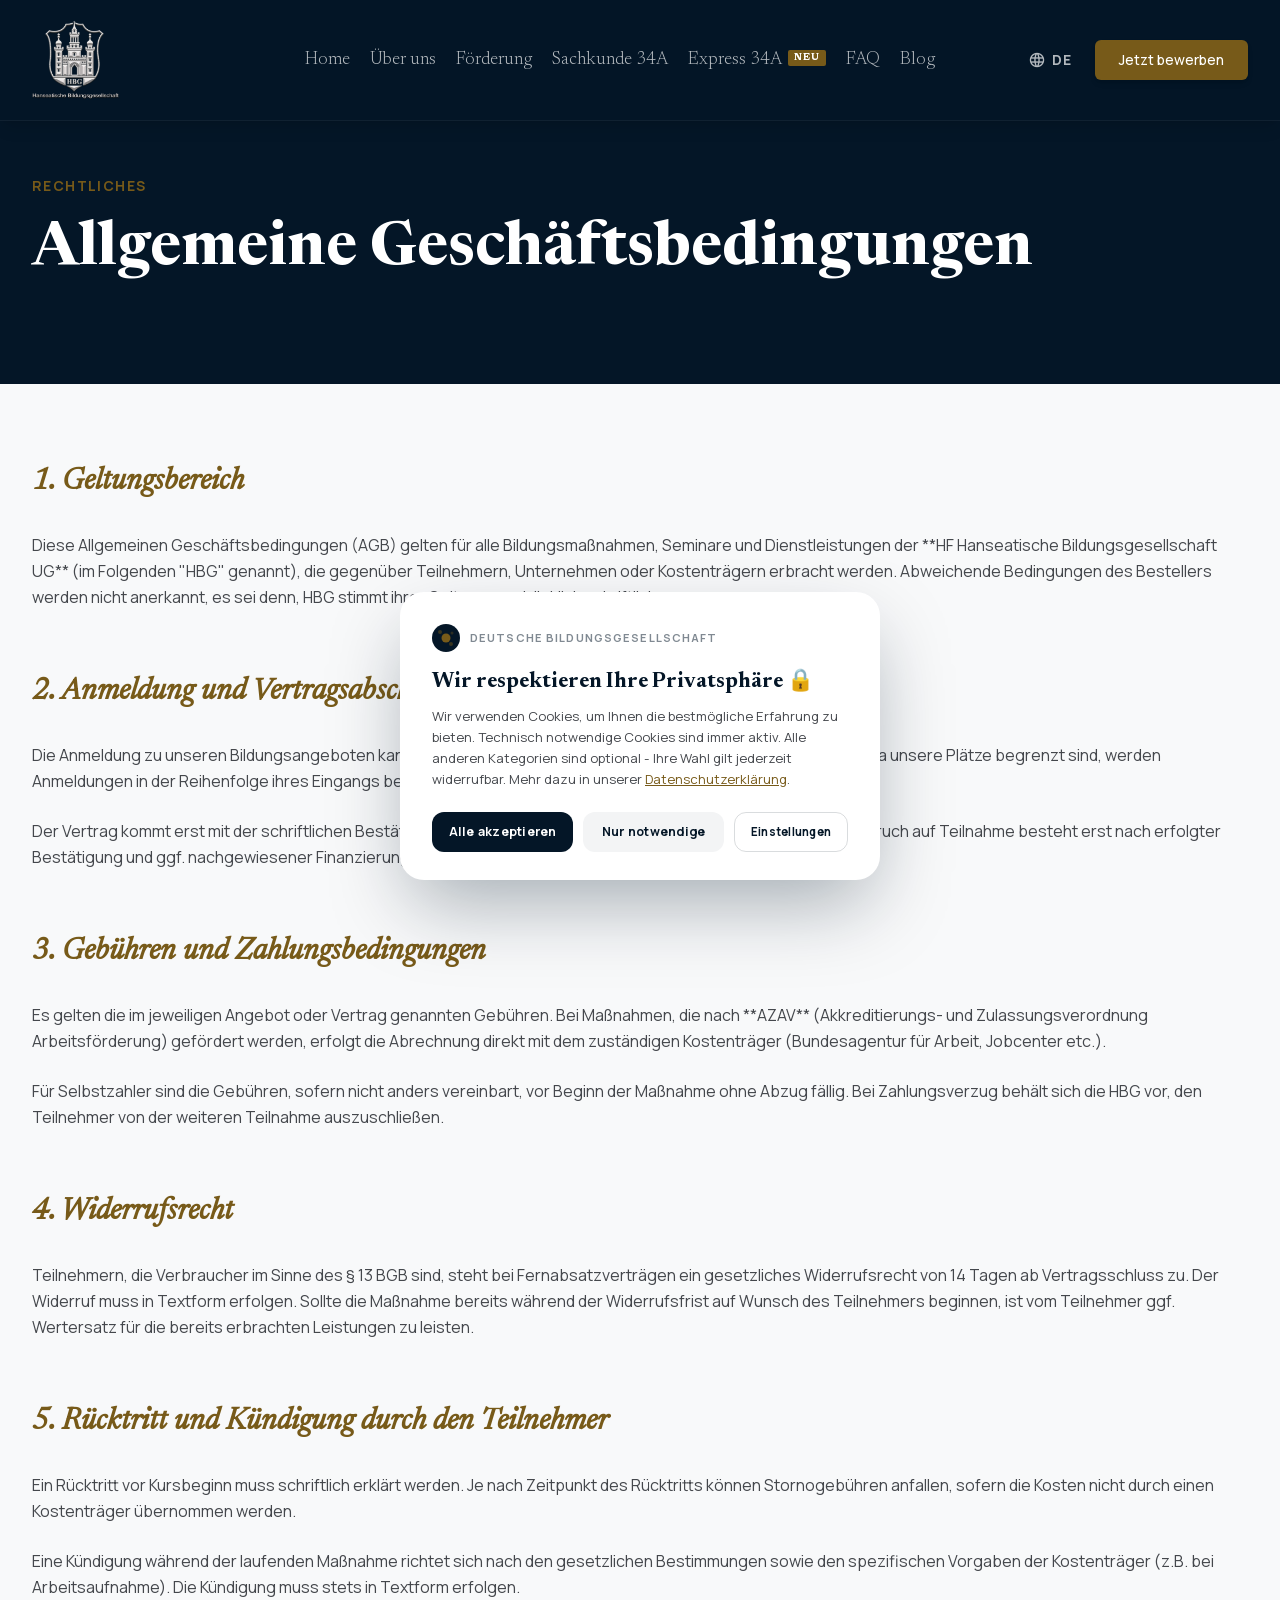
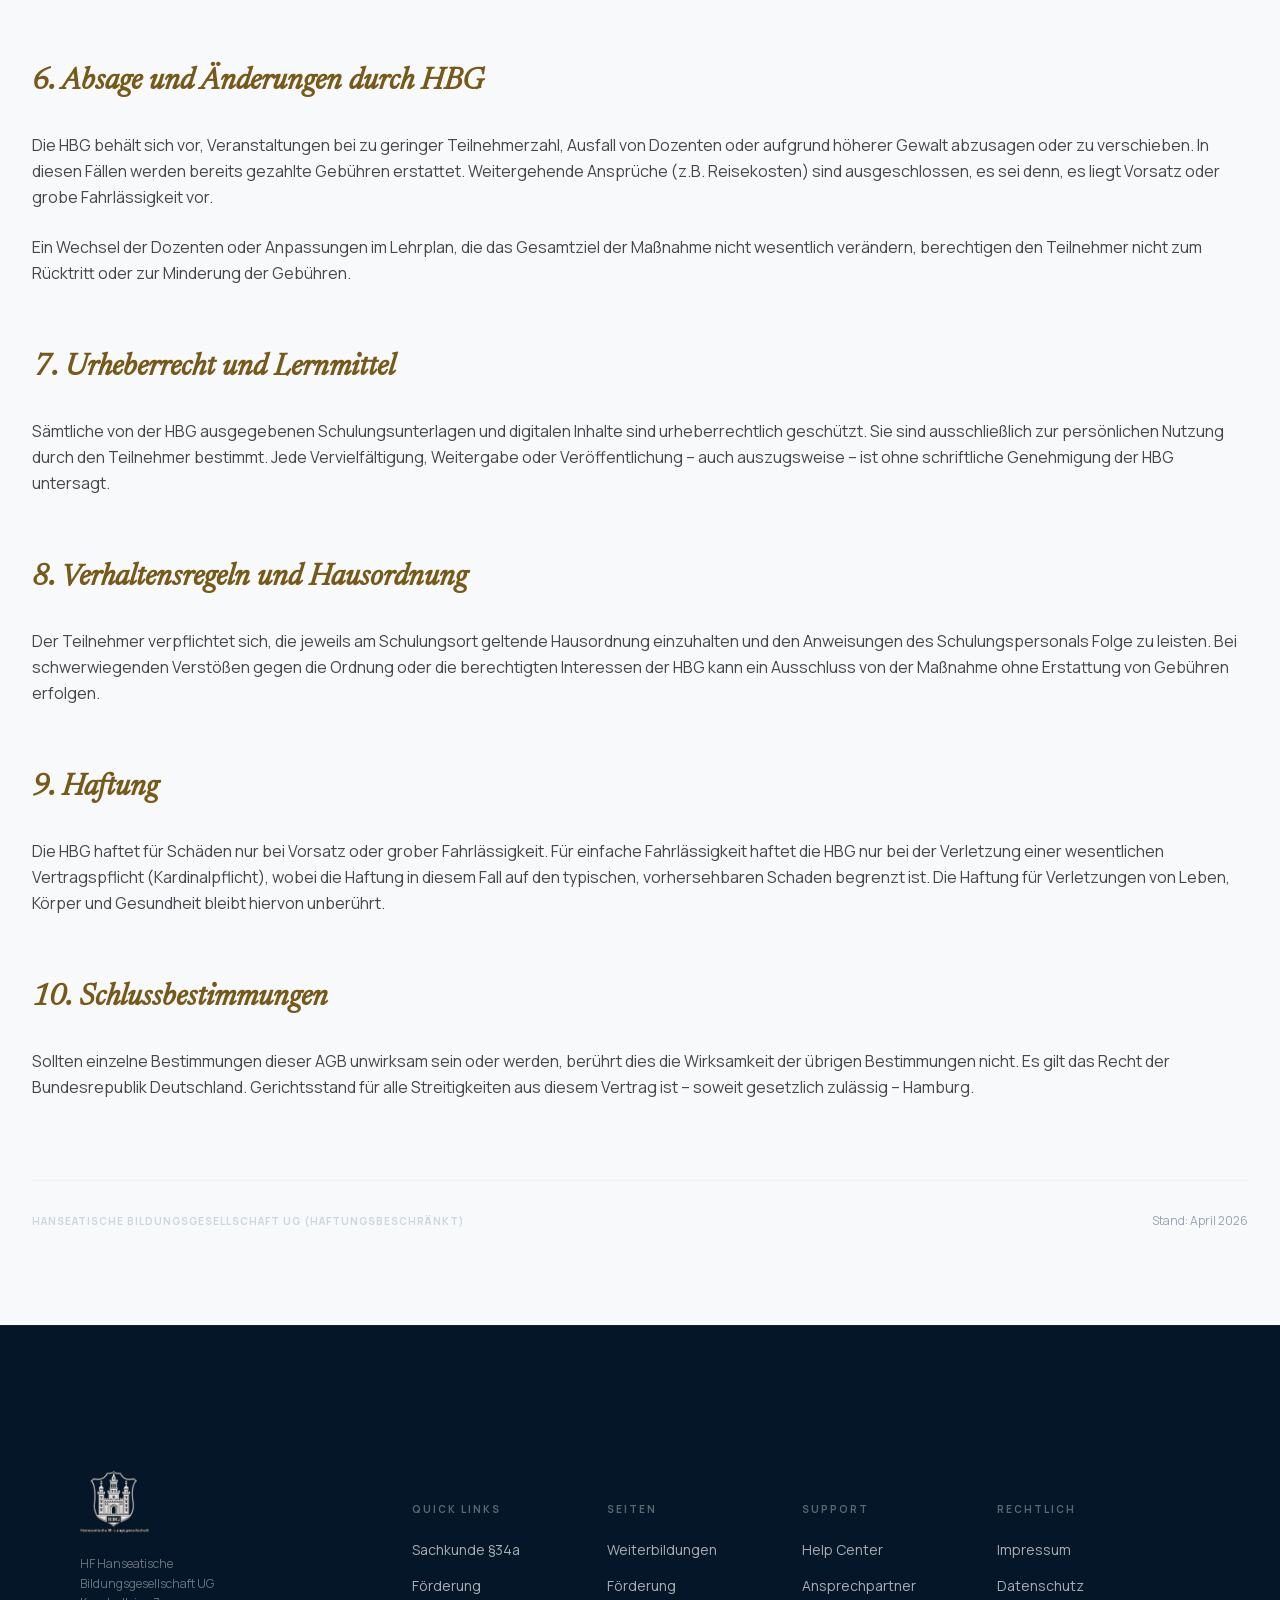
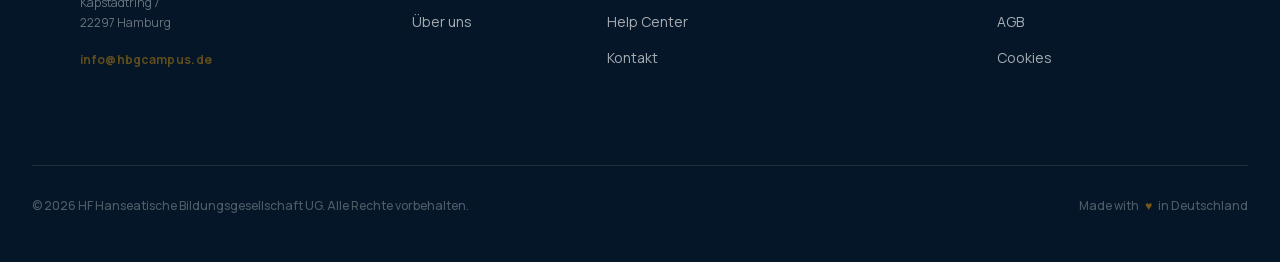
<file: agb.html>
﻿<!DOCTYPE html><html lang="de"><head>
<meta charset="utf-8">
<link rel="icon" href="/favicon.png" type="image/png">
<meta content="width=device-width, initial-scale=1.0" name="viewport">

<!-- SEO: Title & Meta -->
<title>AGB – Allgemeine Geschäftsbedingungen | HBG Hamburg</title>
<meta name="description" content="Allgemeine Geschäftsbedingungen der HF Hanseatische Bildungsgesellschaft UG für Weiterbildungen, Seminare und Bildungsmaßnahmen. AZAV-zertifiziert.">
<meta name="robots" content="index, follow">
<link rel="canonical" href="https://www.hbgcampus.de/agb.html">
<link rel="preload" as="style" onload="this.onload=null;this.rel='stylesheet'" href="https://fonts.googleapis.com/css2?family=Material+Symbols+Outlined:wght,FILL@100..700,0..1&display=swap">
<style>
*,::before,::after{box-sizing:border-box;border-width:0;border-style:solid}
html{line-height:1.5;-webkit-text-size-adjust:100%;font-family:Manrope,ui-sans-serif,system-ui,sans-serif}
body{margin:0;background:#f8f9fa;color:#191c1d;-webkit-font-smoothing:antialiased}
header{position:fixed;top:0;width:100%;z-index:50;background:rgba(4,22,39,.98);backdrop-filter:blur(24px);border-bottom:1px solid rgba(255,255,255,.05);transition:all .8s cubic-bezier(.4,0,.2,1)}
.hanseatic-gradient{background:radial-gradient(circle at top right,#1a2b3c,#041627)}
section{display:block}main{display:block}
img{display:block;max-width:100%}
a{color:inherit;text-decoration:inherit}
</style>
<link rel="preload" href="hbg.css" as="style">
<link rel="stylesheet" href="hbg.css">

<style>
    @font-face { font-display: swap; }
        header {
            transition: all 0.8s cubic-bezier(0.4, 0, 0.2, 1);
        }
        header.scrolled {
            background-color: rgba(255, 255, 255, 0.7) !important;
            border-bottom-color: rgba(0, 0, 0, 0.05) !important;
            box-shadow: 0 10px 30px -10px rgba(0, 0, 0, 0.1) !important;
        }
        header.scrolled .nav-link {
            color: #041627 !important;
        }
        header.scrolled .nav-link:hover {
            color: #775a19 !important;
        }
        header.scrolled .logo-light {
            opacity: 0;
        }
        header.scrolled .logo-dark {
            opacity: 1;
        }
        .logo-img {
            transition: opacity 0.8s cubic-bezier(0.4, 0, 0.2, 1);
        }
        
        /* Mobile Menu */
        #mobile-menu { transition: transform 0.5s cubic-bezier(0.4, 0, 0.2, 1); }
        #mobile-menu.open { transform: translateX(0); }

            /* Hide Google Translate Toolbar */
        .VIpgJd-ZVi9od-ORHb-OEVmcd { display: none !important; }
        .goog-te-banner-frame { display: none !important; }
        body { top: 0 !important; }
        .goog-te-gadget-icon { display: none !important; }
    </style>

<style>
    @font-face { font-display: swap; }
/* Google Translate &ndash; hide default bar */
.goog-te-banner-frame, .goog-te-balloon-frame { display: none !important; }
body { top: 0px !important; }
.skiptranslate > iframe { display: none !important; }
#google_translate_element { display: none !important; }
/* Language Dropdown animation */
#lang-dropdown { animation: langFadeIn 0.18s ease; }
@keyframes langFadeIn {
    from { opacity: 0; transform: translateY(-6px) scale(0.98); }
    to   { opacity: 1; transform: translateY(0)  scale(1); }
}
header.scrolled #lang-btn { color: #041627 !important; }
                                /* BUNKER-FIX 6.0 */
        #mobile-menu-btn {
            display: none !important; cursor: pointer; z-index: 99999 !important;
            visibility: visible !important; opacity: 1 !important;
            background: rgba(255,255,255,0.1); border: none; padding: 0;
        }
        @media (max-width: 767px) {
            #mobile-menu-btn {
                display: flex !important;
                border-radius: 50% !important;
                width: 44px !important; height: 44px !important;
                align-items: center; justify-content: center;
                order: 99;
            }
        }
        #mobile-menu-btn::before {
            content: '\e5d2';
            font-family: 'Material Symbols Outlined' !important;
            font-variation-settings: 'FILL' 0, 'wght' 400, 'GRAD' 0, 'opsz' 24;
            font-size: 28px; color: white; line-height: 1;
        }
        #mobile-menu-btn.menu-open::before { content: '\e5cd'; }
        header.scrolled #mobile-menu-btn::before { color: #041627 !important; }
        header.scrolled #mobile-menu-btn { background: rgba(0, 0, 0, 0.05) !important; }     
        /* Hide Google Translate Toolbar */
        .VIpgJd-ZVi9od-ORHb-OEVmcd { display: none !important; }
        .goog-te-banner-frame { display: none !important; }
        body { top: 0 !important; }
        .goog-te-gadget-icon { display: none !important; }
    </style>
</head>
<body class="bg-surface text-on-surface font-body antialiased">
<header class="fixed top-0 w-full z-50 bg-[#041627]/98 backdrop-blur-xl shadow-lg border-b border-white/5">
<div class="max-w-screen-2xl mx-auto flex justify-between items-center h-[80px] md:h-[120px] px-4 md:px-8 nav-container transition-all duration-500">
<a class="flex items-center relative h-[55px] w-36 md:h-[80px] md:w-48" href="index.html">
<img alt="HBG Logo Light" class="h-full w-auto logo-img logo-light absolute inset-0 opacity-100" src="logo_light.webp" width="200" height="80">
<img alt="HBG Logo Dark" class="h-full w-auto logo-img logo-dark absolute inset-0 opacity-0" src="logo_dark.webp" width="200" height="80">
</a>
<nav class="hidden md:flex items-center gap-4 xl:gap-5 md:p-8">
<a class="font-headline font-medium text-lg leading-tight text-white/70 hover:text-secondary transition-all nav-link" href="index.html">Home</a>
<a class="font-headline font-medium text-lg leading-tight text-white/70 hover:text-secondary transition-all nav-link" href="ueber-uns.html">&Uuml;ber uns</a>
<a class="font-headline font-medium text-lg leading-tight text-white/70 hover:text-secondary transition-all nav-link" href="foerderung.html">F&ouml;rderung</a>
<a class="font-headline font-medium text-lg leading-tight text-white/70 hover:text-secondary transition-all nav-link" href="sachkunde-34a.html">Sachkunde 34A</a>
<a class="font-headline font-medium text-lg leading-tight text-white/70 hover:text-secondary transition-all nav-link inline-flex items-center gap-1.5" href="expresskurs-34a.html">Express 34A<span class="bg-secondary text-white text-[9px] font-bold px-1.5 py-0.5 rounded-sm uppercase tracking-widest animate-pulse translate-y-[-2px]">Neu</span></a>
<a class="font-headline font-medium text-lg leading-tight text-white/70 hover:text-secondary transition-all nav-link" href="faq.html">FAQ</a>
<a class="font-headline font-medium text-lg leading-tight text-white/70 hover:text-secondary transition-all nav-link" href="blog.html">Blog</a>
</nav>
<div class="flex items-center gap-3">
<!-- Language Switcher -->
<div class="relative" id="lang-switcher-wrap">
  <button id="lang-btn" onclick="toggleLangMenu(event)" class="flex items-center gap-1.5 px-3 py-2 rounded-full text-white/70 hover:text-white transition-all duration-200" aria-label="Sprache w&auml;hlen">
    <span class="material-symbols-outlined text-[18px]" aria-hidden="true">language</span>
    <span class="text-sm font-bold tracking-wide" id="lang-btn-label">DE</span>
  </button>
  <div id="lang-dropdown" class="hidden absolute right-0 top-[calc(100%+12px)] bg-white rounded-3xl shadow-2xl p-4 sm:p-5 w-[300px] sm:w-[330px] z-[200] border border-slate-100">
    <p class="text-[10px] font-bold uppercase tracking-[0.2em] text-slate-400 mb-4">Sprache w&#228;hlen</p>
    <div class="grid grid-cols-5 gap-1">
      <button onclick="setLang('de','DE')" class="lang-opt flex flex-col items-center p-2.5 rounded-2xl hover:bg-slate-50 transition-colors group"><span class="font-bold text-sm text-[#041627] group-hover:text-[#775a19] transition-colors">DE</span><span class="text-[10px] text-slate-400 mt-0.5">Deutsch</span></button>
      <button onclick="setLang('en','EN')" class="lang-opt flex flex-col items-center p-2.5 rounded-2xl hover:bg-slate-50 transition-colors group"><span class="font-bold text-sm text-[#041627] group-hover:text-[#775a19] transition-colors">EN</span><span class="text-[10px] text-slate-400 mt-0.5">English</span></button>
      <button onclick="setLang('sq','SQ')" class="lang-opt flex flex-col items-center p-2.5 rounded-2xl hover:bg-slate-50 transition-colors group"><span class="font-bold text-sm text-[#041627] group-hover:text-[#775a19] transition-colors">SQ</span><span class="text-[10px] text-slate-400 mt-0.5">Albanisch</span></button>
      <button onclick="setLang('ar','AR')" class="lang-opt flex flex-col items-center p-2.5 rounded-2xl hover:bg-slate-50 transition-colors group"><span class="font-bold text-sm text-[#041627] group-hover:text-[#775a19] transition-colors">AR</span><span class="text-[10px] text-slate-400 mt-0.5">Arabisch</span></button>
      <button onclick="setLang('fr','FR')" class="lang-opt flex flex-col items-center p-2.5 rounded-2xl hover:bg-slate-50 transition-colors group"><span class="font-bold text-sm text-[#041627] group-hover:text-[#775a19] transition-colors">FR</span><span class="text-[10px] text-slate-400 mt-0.5">Franz&#246;sisch</span></button>
      <button onclick="setLang('it','IT')" class="lang-opt flex flex-col items-center p-2.5 rounded-2xl hover:bg-slate-50 transition-colors group"><span class="font-bold text-sm text-[#041627] group-hover:text-[#775a19] transition-colors">IT</span><span class="text-[10px] text-slate-400 mt-0.5">Italienisch</span></button>
      <button onclick="setLang('pl','PL')" class="lang-opt flex flex-col items-center p-2.5 rounded-2xl hover:bg-slate-50 transition-colors group"><span class="font-bold text-sm text-[#041627] group-hover:text-[#775a19] transition-colors">PL</span><span class="text-[10px] text-slate-400 mt-0.5">Polnisch</span></button>
      <button onclick="setLang('ru','RU')" class="lang-opt flex flex-col items-center p-2.5 rounded-2xl hover:bg-slate-50 transition-colors group"><span class="font-bold text-sm text-[#041627] group-hover:text-[#775a19] transition-colors">RU</span><span class="text-[10px] text-slate-400 mt-0.5">Russisch</span></button>
      <button onclick="setLang('es','ES')" class="lang-opt flex flex-col items-center p-2.5 rounded-2xl hover:bg-slate-50 transition-colors group"><span class="font-bold text-sm text-[#041627] group-hover:text-[#775a19] transition-colors">ES</span><span class="text-[10px] text-slate-400 mt-0.5">Spanisch</span></button>
      <button onclick="setLang('tr','TR')" class="lang-opt flex flex-col items-center p-2.5 rounded-2xl hover:bg-slate-50 transition-colors group"><span class="font-bold text-sm text-[#041627] group-hover:text-[#775a19] transition-colors">TR</span><span class="text-[10px] text-slate-400 mt-0.5">T&#252;rkisch</span></button>
    </div>
  </div>
</div>
<a class="hidden md:inline-block bg-secondary text-white px-6 py-2.5 rounded-md font-medium text-sm hover:brightness-110 transition-all shadow-md" href="beratung.html">Jetzt bewerben</a>
<button id="mobile-menu-btn" class="notranslate" translate="no" aria-label="Toggle Navigation"></button>
</div>
</div>
</header>
<!-- Mobile Full-Screen Menu -->
<div id="mobile-menu" class="fixed inset-0 z-[55] bg-[#041627] flex flex-col items-center justify-center gap-6 translate-x-full md:hidden">
<a href="index.html" class="font-headline text-3xl md:text-4xl text-white/80 hover:text-secondary transition-colors">Home</a>
<a href="ueber-uns.html" class="font-headline text-3xl md:text-4xl text-white/80 hover:text-secondary transition-colors">&Uuml;ber uns</a>
<a href="foerderung.html" class="font-headline text-3xl md:text-4xl text-white/80 hover:text-secondary transition-colors">F&ouml;rderung</a>
<a href="sachkunde-34a.html" class="font-headline text-3xl md:text-4xl text-white/80 hover:text-secondary transition-colors">Sachkunde 34A</a>
<a href="expresskurs-34a.html" class="font-headline text-3xl md:text-4xl text-white/80 hover:text-secondary transition-colors inline-flex items-center gap-2">Express 34A<span class="bg-secondary text-white text-[10px] font-bold px-2 py-0.5 rounded-sm uppercase tracking-widest animate-pulse">Neu</span></a>
<a href="faq.html" class="font-headline text-3xl md:text-4xl text-white/80 hover:text-secondary transition-colors">FAQ</a>
<a href="blog.html" class="font-headline text-3xl md:text-4xl text-white/80 hover:text-secondary transition-colors">Blog</a>
<div class="w-16 h-px bg-white/20 my-4"></div>
<a href="beratung.html" class="bg-secondary text-white px-10 py-4 rounded-md font-bold text-lg hover:brightness-110 transition-all shadow-xl">Jetzt bewerben</a>
</div>
<main class="pb-16 md:pb-24">
<!-- Dark Hero Banner -->
<section class="pt-20 md:pt-44 pb-12 md:pb-20 bg-[#041627] text-white">
<div class="max-w-screen-xl mx-auto px-4 md:px-8">
<span class="font-bold text-secondary uppercase tracking-widest text-sm mb-4 md:mb-6 block">Rechtliches</span>
<h1 class="font-headline text-3xl md:text-4xl md:text-6xl font-bold text-white mb-4 md:mb-6">Allgemeine Gesch&auml;ftsbedingungen</h1>
</div>
</section>
<div class="max-w-screen-xl mx-auto px-4 md:px-8 mt-10 md:mt-20 leading-relaxed text-on-surface-variant">
    <div class="prose prose-slate max-w-none">
        
        <h2 class="font-headline text-3xl text-secondary font-bold mb-8 italic">1. Geltungsbereich</h2>
        <p class="mb-10">
            Diese Allgemeinen Gesch&auml;ftsbedingungen (AGB) gelten f&uuml;r alle Bildungsma&szlig;nahmen, Seminare und Dienstleistungen der **HF Hanseatische Bildungsgesellschaft UG** (im Folgenden "HBG" genannt), die gegen&uuml;ber Teilnehmern, Unternehmen oder Kostentr&auml;gern erbracht werden. Abweichende Bedingungen des Bestellers werden nicht anerkannt, es sei denn, HBG stimmt ihrer Geltung ausdr&uuml;cklich schriftlich zu.
        </p>

        <h2 class="font-headline text-3xl text-secondary font-bold mb-8 mt-16 italic">2. Anmeldung und Vertragsabschluss</h2>
        <p class="mb-6">
            Die Anmeldung zu unseren Bildungsangeboten kann &uuml;ber das Online-Formular, per E-Mail oder schriftlich erfolgen. Da unsere Pl&auml;tze begrenzt sind, werden Anmeldungen in der Reihenfolge ihres Eingangs ber&uuml;cksichtigt.
        </p>
        <p class="mb-10">
            Der Vertrag kommt erst mit der schriftlichen Best&auml;tigung (Aufnahmebest&auml;tigung) durch die HBG zustande. Ein Anspruch auf Teilnahme besteht erst nach erfolgter Best&auml;tigung und ggf. nachgewiesener Finanzierung (z.B. durch einen g&uuml;ltigen Bildungsgutschein).
        </p>

        <h2 class="font-headline text-3xl text-secondary font-bold mb-8 mt-16 italic">3. Geb&uuml;hren und Zahlungsbedingungen</h2>
        <p class="mb-6">
            Es gelten die im jeweiligen Angebot oder Vertrag genannten Geb&uuml;hren. Bei Ma&szlig;nahmen, die nach **AZAV** (Akkreditierungs- und Zulassungsverordnung Arbeitsf&ouml;rderung) gef&ouml;rdert werden, erfolgt die Abrechnung direkt mit dem zust&auml;ndigen Kostentr&auml;ger (Bundesagentur f&uuml;r Arbeit, Jobcenter etc.).
        </p>
        <p class="mb-10">
            F&uuml;r Selbstzahler sind die Geb&uuml;hren, sofern nicht anders vereinbart, vor Beginn der Ma&szlig;nahme ohne Abzug f&auml;llig. Bei Zahlungsverzug beh&auml;lt sich die HBG vor, den Teilnehmer von der weiteren Teilnahme auszuschlie&szlig;en.
        </p>

        <h2 class="font-headline text-3xl text-secondary font-bold mb-8 mt-16 italic">4. Widerrufsrecht</h2>
        <p class="mb-10">
            Teilnehmern, die Verbraucher im Sinne des &#167; 13 BGB sind, steht bei Fernabsatzvertr&auml;gen ein gesetzliches Widerrufsrecht von 14 Tagen ab Vertragsschluss zu. Der Widerruf muss in Textform erfolgen. Sollte die Ma&szlig;nahme bereits w&auml;hrend der Widerrufsfrist auf Wunsch des Teilnehmers beginnen, ist vom Teilnehmer ggf. Wertersatz f&uuml;r die bereits erbrachten Leistungen zu leisten.
        </p>

        <h2 class="font-headline text-3xl text-secondary font-bold mb-8 mt-16 italic">5. R&uuml;cktritt und K&uuml;ndigung durch den Teilnehmer</h2>
        <p class="mb-6">
            Ein R&uuml;cktritt vor Kursbeginn muss schriftlich erkl&auml;rt werden. Je nach Zeitpunkt des R&uuml;cktritts k&ouml;nnen Stornogeb&uuml;hren anfallen, sofern die Kosten nicht durch einen Kostentr&auml;ger &uuml;bernommen werden. 
        </p>
        <p class="mb-10">
            Eine K&uuml;ndigung w&auml;hrend der laufenden Ma&szlig;nahme richtet sich nach den gesetzlichen Bestimmungen sowie den spezifischen Vorgaben der Kostentr&auml;ger (z.B. bei Arbeitsaufnahme). Die K&uuml;ndigung muss stets in Textform erfolgen.
        </p>

        <h2 class="font-headline text-3xl text-secondary font-bold mb-8 mt-16 italic">6. Absage und &Auml;nderungen durch HBG</h2>
        <p class="mb-6">
            Die HBG beh&auml;lt sich vor, Veranstaltungen bei zu geringer Teilnehmerzahl, Ausfall von Dozenten oder aufgrund h&ouml;herer Gewalt abzusagen oder zu verschieben. In diesen F&auml;llen werden bereits gezahlte Geb&uuml;hren erstattet. Weitergehende Anspr&uuml;che (z.B. Reisekosten) sind ausgeschlossen, es sei denn, es liegt Vorsatz oder grobe Fahrl&auml;ssigkeit vor.
        </p>
        <p class="mb-10">
            Ein Wechsel der Dozenten oder Anpassungen im Lehrplan, die das Gesamtziel der Ma&szlig;nahme nicht wesentlich ver&auml;ndern, berechtigen den Teilnehmer nicht zum R&uuml;cktritt oder zur Minderung der Geb&uuml;hren.
        </p>

        <h2 class="font-headline text-3xl text-secondary font-bold mb-8 mt-16 italic">7. Urheberrecht und Lernmittel</h2>
        <p class="mb-10">
            S&auml;mtliche von der HBG ausgegebenen Schulungsunterlagen und digitalen Inhalte sind urheberrechtlich gesch&uuml;tzt. Sie sind ausschlie&szlig;lich zur pers&ouml;nlichen Nutzung durch den Teilnehmer bestimmt. Jede Vervielf&auml;ltigung, Weitergabe oder Ver&ouml;ffentlichung &ndash; auch auszugsweise &ndash; ist ohne schriftliche Genehmigung der HBG untersagt.
        </p>

        <h2 class="font-headline text-3xl text-secondary font-bold mb-8 mt-16 italic">8. Verhaltensregeln und Hausordnung</h2>
        <p class="mb-10">
            Der Teilnehmer verpflichtet sich, die jeweils am Schulungsort geltende Hausordnung einzuhalten und den Anweisungen des Schulungspersonals Folge zu leisten. Bei schwerwiegenden Verst&ouml;&szlig;en gegen die Ordnung oder die berechtigten Interessen der HBG kann ein Ausschluss von der Ma&szlig;nahme ohne Erstattung von Geb&uuml;hren erfolgen.
        </p>

        <h2 class="font-headline text-3xl text-secondary font-bold mb-8 mt-16 italic">9. Haftung</h2>
        <p class="mb-10">
            Die HBG haftet f&uuml;r Sch&auml;den nur bei Vorsatz oder grober Fahrl&auml;ssigkeit. F&uuml;r einfache Fahrl&auml;ssigkeit haftet die HBG nur bei der Verletzung einer wesentlichen Vertragspflicht (Kardinalpflicht), wobei die Haftung in diesem Fall auf den typischen, vorhersehbaren Schaden begrenzt ist. Die Haftung f&uuml;r Verletzungen von Leben, K&ouml;rper und Gesundheit bleibt hiervon unber&uuml;hrt.
        </p>

        <h2 class="font-headline text-3xl text-secondary font-bold mb-8 mt-16 italic">10. Schlussbestimmungen</h2>
        <p class="mb-12">
            Sollten einzelne Bestimmungen dieser AGB unwirksam sein oder werden, ber&uuml;hrt dies die Wirksamkeit der &uuml;brigen Bestimmungen nicht. Es gilt das Recht der Bundesrepublik Deutschland. Gerichtsstand f&uuml;r alle Streitigkeiten aus diesem Vertrag ist &ndash; soweit gesetzlich zul&auml;ssig &ndash; Hamburg.
        </p>

        <div class="mt-20 pt-8 border-t border-slate-100 flex flex-col md:flex-row justify-between items-center gap-6">
            <p class="text-[10px] text-slate-300 font-bold uppercase tracking-widest">Hanseatische Bildungsgesellschaft UG (haftungsbeschr&auml;nkt)</p>
            <span class="text-xs text-slate-400">Stand: April 2026</span>
        </div>
    </div>
</div>
</main>
<footer class="bg-primary pt-16 md:pt-24 pb-8 md:pb-12 text-white border-t border-white/5">
<div class="max-w-screen-2xl mx-auto px-4 md:px-8">
  <div class="flex flex-col lg:flex-row gap-6 md:p-12 lg:gap-20 pb-12 md:pb-16">
    <div class="flex flex-col gap-5 lg:min-w-[220px]">
      <a href="index.html" class="inline-block"><img alt="HBG Logo" class="h-14 md:h-16 w-auto" src="logo_light.webp" width="200" height="80"></a>
      <p class="text-white/40 text-xs leading-relaxed max-w-[200px]">HF Hanseatische Bildungsgesellschaft UG<br>Kapstadtring 7<br>22297 Hamburg</p>
      <a href="mailto:info@hbgcampus.de" class="text-secondary/80 hover:text-secondary text-xs font-bold transition-colors tracking-wide">info@hbgcampus.de</a>
    </div>
    <div class="grid grid-cols-1 md:grid-cols-2 md:grid-cols-4 gap-5 md:p-8 md:gap-6 md:p-12 flex-1">
      <div>
        <h4 class="font-bold text-[10px] uppercase tracking-[0.2em] text-white/35 mb-5">Quick Links</h4>
        <ul class="space-y-3">
          <li><a href="sachkunde-34a.html" class="text-sm text-white/65 hover:text-secondary transition-colors duration-200">Sachkunde &#167;34a</a></li>
          <li><a href="foerderung.html" class="text-sm text-white/65 hover:text-secondary transition-colors duration-200">F&ouml;rderung</a></li>
          <li><a href="ueber-uns.html" class="text-sm text-white/65 hover:text-secondary transition-colors duration-200">&Uuml;ber uns</a></li>
        </ul>
      </div>
      <div>
        <h4 class="font-bold text-[10px] uppercase tracking-[0.2em] text-white/35 mb-5">Seiten</h4>
        <ul class="space-y-3">
          <li><a href="sachkunde-34a.html" class="text-sm text-white/65 hover:text-secondary transition-colors duration-200">Weiterbildungen</a></li>
          <li><a href="foerderung.html" class="text-sm text-white/65 hover:text-secondary transition-colors duration-200">F&ouml;rderung</a></li>
          <li><a href="faq.html" class="text-sm text-white/65 hover:text-secondary transition-colors duration-200">Help Center</a></li>
          <li><a href="beratung.html" class="text-sm text-white/65 hover:text-secondary transition-colors duration-200">Kontakt</a></li>
        </ul>
      </div>
      <div>
        <h4 class="font-bold text-[10px] uppercase tracking-[0.2em] text-white/35 mb-5">Support</h4>
        <ul class="space-y-3">
          <li><a href="faq.html" class="text-sm text-white/65 hover:text-secondary transition-colors duration-200">Help Center</a></li>
          <li><a href="beratung.html" class="text-sm text-white/65 hover:text-secondary transition-colors duration-200">Ansprechpartner</a></li>
        </ul>
      </div>
      <div>
        <h4 class="font-bold text-[10px] uppercase tracking-[0.2em] text-white/35 mb-5">Rechtlich</h4>
        <ul class="space-y-3">
          <li><a href="impressum.html" class="text-sm text-white/65 hover:text-secondary transition-colors duration-200">Impressum</a></li>
          <li><a href="datenschutz.html" class="text-sm text-white/65 hover:text-secondary transition-colors duration-200">Datenschutz</a></li>
          <li><a href="agb.html" class="text-sm text-white/65 hover:text-secondary transition-colors duration-200">AGB</a></li>
          <li><button onclick="window.HBGCookieConsent && window.HBGCookieConsent.openSettings()" class="text-sm text-white/65 hover:text-secondary transition-colors duration-200 text-left cursor-pointer bg-transparent border-none p-0">Cookies</button></li>
        </ul>
      </div>
    </div>
  </div>
  <div class="border-t border-white/10 pt-6 md:pt-8 flex flex-col sm:flex-row justify-between items-center gap-3 text-xs font-medium text-white/30">
    <span>&#169; 2026 HF Hanseatische Bildungsgesellschaft UG. Alle Rechte vorbehalten.</span>
    <span class="flex items-center gap-1.5">Made with <span class="text-secondary">&#9829;</span> in Deutschland</span>
  </div>
</div>
</footer>
<script>
    const header = document.querySelector('header');
    window.addEventListener('scroll', () => {
        if (window.scrollY > 50) { header.classList.add('scrolled'); }
        else { header.classList.remove('scrolled'); }
    });
    // Mobile Menu
    const mobileMenuBtn = document.getElementById('mobile-menu-btn');
    const mobileMenu = document.getElementById('mobile-menu');
    mobileMenuBtn.addEventListener('click', () => {
        const isOpen = mobileMenu.classList.toggle('open');
        mobileMenuBtn.classList.toggle('menu-open', isOpen);
        
        document.body.style.overflow = isOpen ? 'hidden' : '';
    });
    mobileMenu.querySelectorAll('a').forEach(link => {
        link.addEventListener('click', () => {
            mobileMenu.classList.remove('open');
            mobileMenuBtn.classList.remove('menu-open');
            document.body.style.overflow = '';
        });
    });
</script>
<script src="cookie-consent.js" defer></script>
<script src="translations.js" defer></script>
<script src="https://translate.google.com/translate_a/element.js?cb=googleTranslateElementInit" defer></script>
<div id="google_translate_element" style="display:none"></div>
</body></html>
</file>
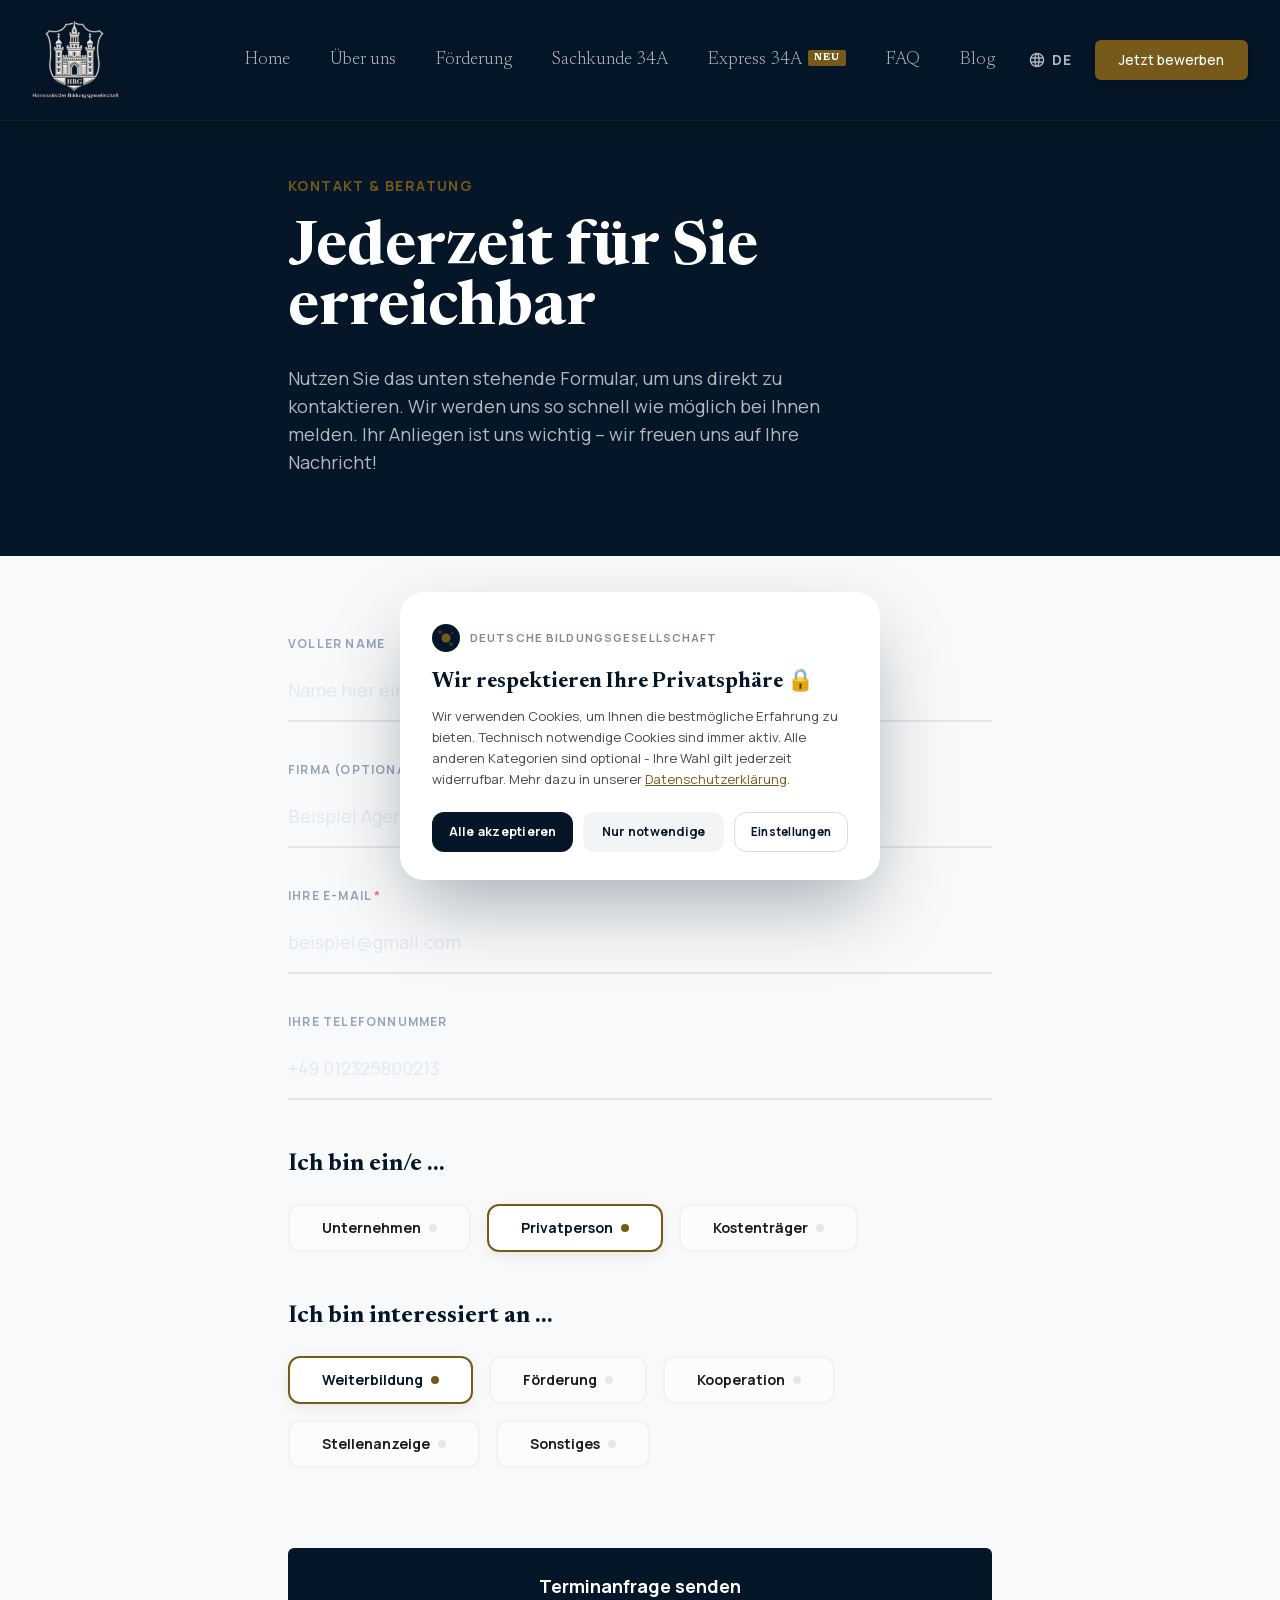
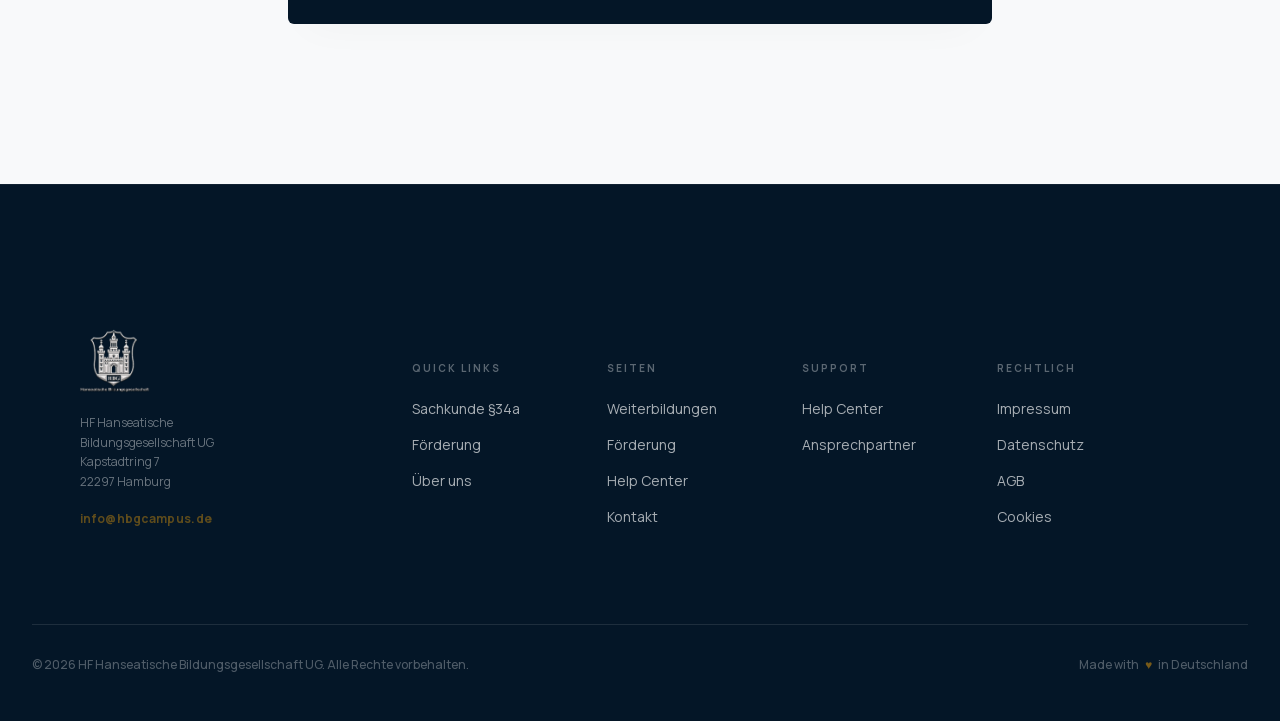
<file: beratung.html>
﻿<!DOCTYPE html><html lang="de"><head>
<meta charset="utf-8">
<link rel="icon" href="/favicon.png" type="image/png">
<meta content="width=device-width, initial-scale=1.0" name="viewport">

<!-- SEO: Title & Meta -->
<title>Beratung & Kontakt | Weiterbildung anfragen – HBG Hamburg</title>
<meta name="description" content="Kostenloses Beratungsgespräch vereinbaren. Wir beraten Sie zu Weiterbildung, Bildungsgutschein und Förderung – HF Hanseatische Bildungsgesellschaft Hamburg.">
<meta name="robots" content="index, follow">
<meta name="author" content="HF Hanseatische Bildungsgesellschaft UG">
<meta name="keywords" content="Beratung Weiterbildung Hamburg, Kurs anfragen, Bildungsgutschein Beratung, kostenlose Beratung, HBG Kontakt">
<link rel="canonical" href="https://www.hbgcampus.de/beratung.html">

<!-- Open Graph -->
<meta property="og:type" content="website">
<meta property="og:url" content="https://www.hbgcampus.de/beratung.html">
<meta property="og:title" content="Beratung & Kontakt | Weiterbildung anfragen – HBG Hamburg">
<meta property="og:description" content="Kostenloses Beratungsgespräch vereinbaren. Weiterbildung, Bildungsgutschein und Förderung.">
<meta property="og:image" content="https://www.hbgcampus.de/contact_consultation.png">
<meta property="og:locale" content="de_DE">
<meta property="og:site_name" content="HF Hanseatische Bildungsgesellschaft">

<!-- Twitter Card -->
<meta name="twitter:card" content="summary_large_image">
<meta name="twitter:title" content="Beratung & Kontakt – HBG Hamburg">
<meta name="twitter:description" content="Kostenloses Beratungsgespräch vereinbaren.">
<meta name="twitter:image" content="https://www.hbgcampus.de/contact_consultation.png">

<!-- Performance: Preconnect -->

<!-- Fonts & Icons -->
<link rel="preload" as="style" onload="this.onload=null;this.rel='stylesheet'" href="https://fonts.googleapis.com/css2?family=Material+Symbols+Outlined:wght,FILL@100..700,0..1&display=swap">

<style>
*,::before,::after{box-sizing:border-box;border-width:0;border-style:solid}
html{line-height:1.5;-webkit-text-size-adjust:100%;font-family:Manrope,ui-sans-serif,system-ui,sans-serif}
body{margin:0;background:#f8f9fa;color:#191c1d;-webkit-font-smoothing:antialiased}
header{position:fixed;top:0;width:100%;z-index:50;background:rgba(4,22,39,.98);backdrop-filter:blur(24px);border-bottom:1px solid rgba(255,255,255,.05);transition:all .8s cubic-bezier(.4,0,.2,1)}
.hanseatic-gradient{background:radial-gradient(circle at top right,#1a2b3c,#041627)}
section{display:block}main{display:block}
img{display:block;max-width:100%}
a{color:inherit;text-decoration:inherit}
</style>
<link rel="preload" href="hbg.css" as="style">
<link rel="stylesheet" href="hbg.css">

<style>
    @font-face { font-display: swap; }
        .editorial-shadow {
            box-shadow: 0 20px 40px -20px rgba(4, 22, 39, 0.04);
        }
        .form-input-underline {
            border-top: none;
            border-left: none;
            border-right: none;
            border-bottom: 2px solid rgba(196, 198, 205, 0.4);
            background: transparent;
            padding-left: 0;
            padding-right: 0;
            transition: all 0.3s ease;
        }
        .form-input-underline:focus {
            border-bottom-color: #775a19;
            box-shadow: none;
            outline: none;
        }
        .chip-selectable {
            border: 2px solid rgba(196, 198, 205, 0.2);
            transition: all 0.3s ease;
        }
        .chip-selectable.active {
            border-color: #775a19;
            background: #ffffff;
            color: #041627;
            box-shadow: 0 4px 12px rgba(119, 90, 25, 0.1);
        }
        header {
            transition: all 0.8s cubic-bezier(0.4, 0, 0.2, 1);
        }
        header.scrolled {
            background-color: rgba(255, 255, 255, 0.7) !important;
            border-bottom-color: rgba(0, 0, 0, 0.05) !important;
            box-shadow: 0 10px 30px -10px rgba(0, 0, 0, 0.1) !important;
        }
        header.scrolled .nav-link {
            color: #041627 !important;
        }
        header.scrolled .nav-link:hover {
            color: #775a19 !important;
        }
        header.scrolled .logo-light {
            opacity: 0;
        }
        header.scrolled .logo-dark {
            opacity: 1;
        }
        .logo-img {
            transition: opacity 0.8s cubic-bezier(0.4, 0, 0.2, 1);
        }
        
        /* Mobile Menu */
        #mobile-menu { transition: transform 0.5s cubic-bezier(0.4, 0, 0.2, 1); }
        #mobile-menu.open { transform: translateX(0); }

            /* Hide Google Translate Toolbar */
        .VIpgJd-ZVi9od-ORHb-OEVmcd { display: none !important; }
        .goog-te-banner-frame { display: none !important; }
        body { top: 0 !important; }
        .goog-te-gadget-icon { display: none !important; }
    </style>

<style>
    @font-face { font-display: swap; }
/* Google Translate &ndash; hide default bar */
.goog-te-banner-frame, .goog-te-balloon-frame { display: none !important; }
body { top: 0px !important; }
.skiptranslate > iframe { display: none !important; }
#google_translate_element { display: none !important; }
/* Language Dropdown animation */
#lang-dropdown { animation: langFadeIn 0.18s ease; }
@keyframes langFadeIn {
    from { opacity: 0; transform: translateY(-6px) scale(0.98); }
    to   { opacity: 1; transform: translateY(0)  scale(1); }
}
header.scrolled #lang-btn { color: #041627 !important; }
                                /* BUNKER-FIX 6.0 */
        #mobile-menu-btn {
            display: none !important; cursor: pointer; z-index: 99999 !important;
            visibility: visible !important; opacity: 1 !important;
            background: rgba(255,255,255,0.1); border: none; padding: 0;
        }
        @media (max-width: 767px) {
            #mobile-menu-btn {
                display: flex !important;
                border-radius: 50% !important;
                width: 44px !important; height: 44px !important;
                align-items: center; justify-content: center;
                order: 99;
            }
        }
        #mobile-menu-btn::before {
            content: '\e5d2';
            font-family: 'Material Symbols Outlined' !important;
            font-variation-settings: 'FILL' 0, 'wght' 400, 'GRAD' 0, 'opsz' 24;
            font-size: 28px; color: white; line-height: 1;
        }
        #mobile-menu-btn.menu-open::before { content: '\e5cd'; }
        header.scrolled #mobile-menu-btn::before { color: #041627 !important; }
        header.scrolled #mobile-menu-btn { background: rgba(0, 0, 0, 0.05) !important; }     
.material-symbols-outlined { font-family: 'Material Symbols Outlined' !important; }
        /* Hide Google Translate Toolbar */
        .VIpgJd-ZVi9od-ORHb-OEVmcd { display: none !important; }
        .goog-te-banner-frame { display: none !important; }
        body { top: 0 !important; }
        .goog-te-gadget-icon { display: none !important; }
    </style>
</head>
<body class="bg-surface text-on-surface font-body antialiased">
<header class="fixed top-0 w-full z-50 bg-[#041627]/98 backdrop-blur-xl shadow-lg border-b border-white/5 notranslate">
<div class="max-w-screen-2xl mx-auto flex justify-between items-center h-[80px] md:h-[120px] px-4 md:px-8 nav-container transition-all duration-500">
<a class="flex items-center relative h-[55px] w-36 md:h-[80px] md:w-48" href="index.html">
<img alt="HBG Logo Light" class="h-full w-auto logo-img logo-light absolute inset-0 opacity-100" src="logo_light.webp" width="200" height="80">
<img alt="HBG Logo Dark" class="h-full w-auto logo-img logo-dark absolute inset-0 opacity-0" src="logo_dark.webp" width="200" height="80">
</a>
<nav class="hidden md:flex items-center space-x-10 translate">
<a class="font-headline font-medium text-lg leading-tight text-white/70 hover:text-secondary transition-all nav-link" href="index.html">Home</a>
<a class="font-headline font-medium text-lg leading-tight text-white/70 hover:text-secondary transition-all nav-link" href="ueber-uns.html">&Uuml;ber uns</a>
<a class="font-headline font-medium text-lg leading-tight text-white/70 hover:text-secondary transition-all nav-link" href="foerderung.html">F&ouml;rderung</a>
<a class="font-headline font-medium text-lg leading-tight text-white/70 hover:text-secondary transition-all nav-link" href="sachkunde-34a.html">Sachkunde 34A</a>
<a class="font-headline font-medium text-lg leading-tight text-white/70 hover:text-secondary transition-all nav-link inline-flex items-center gap-1.5" href="expresskurs-34a.html">Express 34A<span class="bg-secondary text-white text-[9px] font-bold px-1.5 py-0.5 rounded-sm uppercase tracking-widest animate-pulse translate-y-[-2px]">Neu</span></a>
<a class="font-headline font-medium text-lg leading-tight text-white/70 hover:text-secondary transition-all nav-link" href="faq.html">FAQ</a>
<a class="font-headline font-medium text-lg leading-tight text-white/70 hover:text-secondary transition-all nav-link" href="blog.html">Blog</a>
</nav>
<div class="flex items-center gap-3">
<!-- Language Switcher -->
<div class="relative" id="lang-switcher-wrap">
  <button id="lang-btn" onclick="toggleLangMenu(event)" class="flex items-center gap-1.5 px-3 py-2 rounded-full text-white/70 hover:text-white transition-all duration-200" aria-label="Sprache w&auml;hlen">
    <span class="material-symbols-outlined text-[18px]" aria-hidden="true">language</span>
    <span class="text-sm font-bold tracking-wide" id="lang-btn-label">DE</span>
  </button>
  <div id="lang-dropdown" class="hidden absolute right-0 top-[calc(100%+12px)] bg-white rounded-3xl shadow-2xl p-4 sm:p-5 w-[300px] sm:w-[330px] z-[200] border border-slate-100">
    <p class="text-[10px] font-bold uppercase tracking-[0.2em] text-slate-400 mb-4">Sprache w&#228;hlen</p>
    <div class="grid grid-cols-5 gap-1">
      <button onclick="setLang('de','DE')" class="lang-opt flex flex-col items-center p-2.5 rounded-2xl hover:bg-slate-50 transition-colors group"><span class="font-bold text-sm text-[#041627] group-hover:text-[#775a19] transition-colors">DE</span><span class="text-[10px] text-slate-400 mt-0.5">Deutsch</span></button>
      <button onclick="setLang('en','EN')" class="lang-opt flex flex-col items-center p-2.5 rounded-2xl hover:bg-slate-50 transition-colors group"><span class="font-bold text-sm text-[#041627] group-hover:text-[#775a19] transition-colors">EN</span><span class="text-[10px] text-slate-400 mt-0.5">English</span></button>
      <button onclick="setLang('sq','SQ')" class="lang-opt flex flex-col items-center p-2.5 rounded-2xl hover:bg-slate-50 transition-colors group"><span class="font-bold text-sm text-[#041627] group-hover:text-[#775a19] transition-colors">SQ</span><span class="text-[10px] text-slate-400 mt-0.5">Albanisch</span></button>
      <button onclick="setLang('ar','AR')" class="lang-opt flex flex-col items-center p-2.5 rounded-2xl hover:bg-slate-50 transition-colors group"><span class="font-bold text-sm text-[#041627] group-hover:text-[#775a19] transition-colors">AR</span><span class="text-[10px] text-slate-400 mt-0.5">Arabisch</span></button>
      <button onclick="setLang('fr','FR')" class="lang-opt flex flex-col items-center p-2.5 rounded-2xl hover:bg-slate-50 transition-colors group"><span class="font-bold text-sm text-[#041627] group-hover:text-[#775a19] transition-colors">FR</span><span class="text-[10px] text-slate-400 mt-0.5">Franz&#246;sisch</span></button>
      <button onclick="setLang('it','IT')" class="lang-opt flex flex-col items-center p-2.5 rounded-2xl hover:bg-slate-50 transition-colors group"><span class="font-bold text-sm text-[#041627] group-hover:text-[#775a19] transition-colors">IT</span><span class="text-[10px] text-slate-400 mt-0.5">Italienisch</span></button>
      <button onclick="setLang('pl','PL')" class="lang-opt flex flex-col items-center p-2.5 rounded-2xl hover:bg-slate-50 transition-colors group"><span class="font-bold text-sm text-[#041627] group-hover:text-[#775a19] transition-colors">PL</span><span class="text-[10px] text-slate-400 mt-0.5">Polnisch</span></button>
      <button onclick="setLang('ru','RU')" class="lang-opt flex flex-col items-center p-2.5 rounded-2xl hover:bg-slate-50 transition-colors group"><span class="font-bold text-sm text-[#041627] group-hover:text-[#775a19] transition-colors">RU</span><span class="text-[10px] text-slate-400 mt-0.5">Russisch</span></button>
      <button onclick="setLang('es','ES')" class="lang-opt flex flex-col items-center p-2.5 rounded-2xl hover:bg-slate-50 transition-colors group"><span class="font-bold text-sm text-[#041627] group-hover:text-[#775a19] transition-colors">ES</span><span class="text-[10px] text-slate-400 mt-0.5">Spanisch</span></button>
      <button onclick="setLang('tr','TR')" class="lang-opt flex flex-col items-center p-2.5 rounded-2xl hover:bg-slate-50 transition-colors group"><span class="font-bold text-sm text-[#041627] group-hover:text-[#775a19] transition-colors">TR</span><span class="text-[10px] text-slate-400 mt-0.5">T&#252;rkisch</span></button>
    </div>
  </div>
</div>
<a class="hidden md:inline-block bg-secondary text-white px-6 py-2.5 rounded-md font-medium text-sm hover:brightness-110 transition-all shadow-md" href="beratung.html">Jetzt bewerben</a>
<button id="mobile-menu-btn" class="notranslate" translate="no" aria-label="Toggle Navigation"></button>
</div>
</div>
</header>
<!-- Mobile Full-Screen Menu -->
<div id="mobile-menu" class="fixed inset-0 z-[55] bg-[#041627] flex flex-col items-center justify-center gap-6 translate-x-full md:hidden notranslate text-translate">
<a href="index.html" class="font-headline text-3xl md:text-4xl text-white/80 hover:text-secondary transition-colors translate">Home</a>
<a href="ueber-uns.html" class="font-headline text-3xl md:text-4xl text-white/80 hover:text-secondary transition-colors translate">&Uuml;ber uns</a>
<a href="foerderung.html" class="font-headline text-3xl md:text-4xl text-white/80 hover:text-secondary transition-colors translate">F&ouml;rderung</a>
<a href="sachkunde-34a.html" class="font-headline text-3xl md:text-4xl text-white/80 hover:text-secondary transition-colors translate">Sachkunde 34A</a>
<a href="expresskurs-34a.html" class="font-headline text-3xl md:text-4xl text-white/80 hover:text-secondary transition-colors inline-flex items-center gap-2">Express 34A<span class="bg-secondary text-white text-[10px] font-bold px-2 py-0.5 rounded-sm uppercase tracking-widest animate-pulse">Neu</span></a>
<a href="faq.html" class="font-headline text-3xl md:text-4xl text-white/80 hover:text-secondary transition-colors translate">FAQ</a>
<div class="w-16 h-px bg-white/20 my-4"></div>
<a href="beratung.html" class="bg-secondary text-white px-10 py-4 rounded-md font-bold text-lg hover:brightness-110 transition-all shadow-xl">Jetzt bewerben</a>
</div>
<main class="pb-16 md:pb-24">
<!-- Dark Hero Banner -->
<section class="pt-20 md:pt-44 pb-12 md:pb-20 bg-[#041627] text-white">
<div class="max-w-screen-md mx-auto px-4 md:px-8">
<span class="font-bold text-secondary uppercase tracking-widest text-sm mb-4 md:mb-6 block">Kontakt & Beratung</span>
<h1 class="font-headline text-3xl md:text-4xl md:text-6xl font-bold text-white mb-4 md:mb-6">Jederzeit f&uuml;r Sie erreichbar</h1>
<p class="text-white/70 text-base md:text-lg max-w-xl leading-relaxed">
                    Nutzen Sie das unten stehende Formular, um uns direkt zu kontaktieren. Wir werden uns so schnell wie m&ouml;glich bei Ihnen melden. Ihr Anliegen ist uns wichtig &ndash; wir freuen uns auf Ihre Nachricht!
                </p>
</div>
</section>
<div class="max-w-screen-md mx-auto px-4 md:px-8 mt-10 md:mt-20">
<div class="mb-10 md:mb-16">
<!-- SUCCESS / ERROR MESSAGES -->
<div id="success-msg" class="hidden text-center py-10 md:py-16">
<span class="material-symbols-outlined text-[#775a19] text-3xl md:text-4xl md:text-7xl mb-6 block">check_circle</span>
<h2 class="font-headline text-3xl text-primary font-bold mb-4">Anfrage erfolgreich gesendet!</h2>
<p class="text-on-surface-variant text-lg leading-relaxed max-w-md mx-auto">Vielen Dank! Wir haben Ihre Anfrage erhalten. Eine <strong>Best&auml;tigungs-E-Mail</strong> ist bereits auf dem Weg zu Ihnen. Wir melden uns in K&uuml;rze.</p>
<a href="index.html" class="inline-block mt-10 bg-primary text-white px-10 py-4 rounded-md font-bold hover:brightness-110 transition-all">Zur&uuml;ck zur Startseite</a>
</div>
<div id="error-msg" class="hidden text-center py-12 bg-red-50 border border-red-200 rounded-xl">
<span class="material-symbols-outlined text-red-500 text-3xl md:text-5xl mb-4 block">error</span>
<h3 class="font-headline text-2xl text-primary font-bold mb-3">Etwas ist schiefgelaufen.</h3>
<p class="text-on-surface-variant">Bitte versuchen Sie es erneut oder schreiben Sie uns direkt an <a href="mailto:info@hbgcampus.de" class="text-[#775a19] font-bold underline">info@hbgcampus.de</a>.</p>
</div>

<form id="contact-form" class="space-y-12">
<input type="hidden" name="access_key" value="f0158e3c-5403-499d-ac7d-f24325af1e64">
<input type="hidden" name="subject" value="Neue Bewerbung/Anfrage &ndash; HBG Bildungsgesellschaft">
<input type="hidden" name="from_name" value="HBG Webseite">
<!-- Botschutz -->
<input type="checkbox" name="botcheck" class="hidden" style="display:none;">
<!-- Chip-Werte (werden automatisch aktualisiert) -->
<input type="hidden" name="Ich bin ein" id="hidden-person-type" value="Privatperson">
<input type="hidden" name="Interesse" id="hidden-interest" value="Weiterbildung">

<!-- Eingabefelder -->
<div class="space-y-10">
<div class="flex flex-col gap-2">
<label class="text-xs font-bold uppercase tracking-widest text-slate-400" for="name">Voller Name</label>
<input class="form-input-underline text-lg py-4 placeholder:text-slate-200" id="name" name="name" placeholder="Name hier eingeben" type="text" required>
</div>
<div class="flex flex-col gap-2">
<label class="text-xs font-bold uppercase tracking-widest text-slate-400" for="company">Firma (optional)</label>
<input class="form-input-underline text-lg py-4 placeholder:text-slate-200" id="company" name="Firma" placeholder="Beispiel Agentur" type="text">
</div>
<div class="flex flex-col gap-2">
<label class="text-xs font-bold uppercase tracking-widest text-slate-400" for="email">Ihre E-Mail <span class="text-red-400">*</span></label>
<input class="form-input-underline text-lg py-4 placeholder:text-slate-200" id="email" name="email" placeholder="beispiel@gmail.com" type="email" required>
</div>
<div class="flex flex-col gap-2">
<label class="text-xs font-bold uppercase tracking-widest text-slate-400" for="phone">Ihre Telefonnummer</label>
<input class="form-input-underline text-lg py-4 placeholder:text-slate-200" id="phone" name="Telefon" placeholder="+49 012325800213" type="tel">
</div>
</div>

<!-- Chips: Ich bin ein/e ... -->
<div>
<h4 class="font-headline text-2xl text-primary font-bold mb-6">Ich bin ein/e ...</h4>
<div class="flex flex-wrap gap-4" id="chips-person">
<button class="chip-selectable bg-white/50 px-8 py-3 rounded-full text-sm font-bold flex items-center gap-2 group hover:border-secondary/40" data-value="Unternehmen" type="button">
    Unternehmen <span class="w-2 h-2 rounded-full bg-slate-200 group-[.active]:bg-secondary"></span>
</button>
<button class="chip-selectable active bg-white px-8 py-3 rounded-full text-sm font-bold flex items-center gap-2 group border-secondary" data-value="Privatperson" type="button">
    Privatperson <span class="w-2 h-2 rounded-full bg-secondary"></span>
</button>
<button class="chip-selectable bg-white/50 px-8 py-3 rounded-full text-sm font-bold flex items-center gap-2 group hover:border-secondary/40" data-value="Kostentr&auml;ger" type="button">
    Kostentr&auml;ger <span class="w-2 h-2 rounded-full bg-slate-200 group-[.active]:bg-secondary"></span>
</button>
</div>
</div>

<!-- Chips: Interesse -->
<div>
<h4 class="font-headline text-2xl text-primary font-bold mb-6">Ich bin interessiert an ...</h4>
<div class="flex flex-wrap gap-4" id="chips-interest">
<button class="chip-selectable active bg-white px-8 py-3 rounded-full text-sm font-bold flex items-center gap-2 group border-secondary" data-value="Weiterbildung" type="button">
    Weiterbildung <span class="w-2 h-2 rounded-full bg-secondary"></span>
</button>
<button class="chip-selectable bg-white/50 px-8 py-3 rounded-full text-sm font-bold flex items-center gap-2 group hover:border-secondary/40" data-value="F&ouml;rderung" type="button">
    F&ouml;rderung <span class="w-2 h-2 rounded-full bg-slate-200"></span>
</button>
<button class="chip-selectable bg-white/50 px-8 py-3 rounded-full text-sm font-bold flex items-center gap-2 group hover:border-secondary/40" data-value="Kooperation" type="button">
    Kooperation <span class="w-2 h-2 rounded-full bg-slate-200"></span>
</button>
<button class="chip-selectable bg-white/50 px-8 py-3 rounded-full text-sm font-bold flex items-center gap-2 group hover:border-secondary/40" data-value="Stellenanzeige" type="button">
    Stellenanzeige <span class="w-2 h-2 rounded-full bg-slate-200"></span>
</button>
<button class="chip-selectable bg-white/50 px-8 py-3 rounded-full text-sm font-bold flex items-center gap-2 group hover:border-secondary/40" data-value="Sonstiges" type="button">
    Sonstiges <span class="w-2 h-2 rounded-full bg-slate-200"></span>
</button>
</div>
</div>

<!-- Senden-Button -->
<div class="pt-8">
<button id="submit-btn" class="w-full bg-primary text-white py-6 rounded-md font-bold text-lg hover:border-b-4 hover:border-secondary transition-all active:scale-[0.98] editorial-shadow flex items-center justify-center gap-3" type="submit">
    <span id="btn-text">Terminanfrage senden</span>
    <span id="btn-spinner" class="hidden material-symbols-outlined" style="animation: spin 1s linear infinite;">autorenew</span>
</button>
<style>
    @font-face { font-display: swap; }@keyframes spin { from { transform: rotate(0deg); } to { transform: rotate(360deg); } }        /* Hide Google Translate Toolbar */
        .VIpgJd-ZVi9od-ORHb-OEVmcd { display: none !important; }
        .goog-te-banner-frame { display: none !important; }
        body { top: 0 !important; }
        .goog-te-gadget-icon { display: none !important; }
    </style>
</div>
</form>
</div>
</div>
</main>
<footer class="bg-primary pt-16 md:pt-24 pb-8 md:pb-12 text-white border-t border-white/5">
<div class="max-w-screen-2xl mx-auto px-4 md:px-8">
  <div class="flex flex-col lg:flex-row gap-6 md:p-12 lg:gap-20 pb-12 md:pb-16">
    <div class="flex flex-col gap-5 lg:min-w-[220px]">
      <a href="index.html" class="inline-block"><img alt="HBG Logo" class="h-14 md:h-16 w-auto" src="logo_light.webp" width="200" height="80"></a>
      <p class="text-white/40 text-xs leading-relaxed max-w-[200px]">HF Hanseatische Bildungsgesellschaft UG<br>Kapstadtring 7<br>22297 Hamburg</p>
      <a href="mailto:info@hbgcampus.de" class="text-secondary/80 hover:text-secondary text-xs font-bold transition-colors tracking-wide">info@hbgcampus.de</a>
    </div>
    <div class="grid grid-cols-1 md:grid-cols-2 md:grid-cols-4 gap-5 md:p-8 md:gap-6 md:p-12 flex-1">
      <div>
        <h4 class="font-bold text-[10px] uppercase tracking-[0.2em] text-white/35 mb-5">Quick Links</h4>
        <ul class="space-y-3">
          <li><a href="sachkunde-34a.html" class="text-sm text-white/65 hover:text-secondary transition-colors duration-200">Sachkunde &#167;34a</a></li>
          <li><a href="foerderung.html" class="text-sm text-white/65 hover:text-secondary transition-colors duration-200">F&ouml;rderung</a></li>
          <li><a href="ueber-uns.html" class="text-sm text-white/65 hover:text-secondary transition-colors duration-200">&Uuml;ber uns</a></li>
        </ul>
      </div>
      <div>
        <h4 class="font-bold text-[10px] uppercase tracking-[0.2em] text-white/35 mb-5">Seiten</h4>
        <ul class="space-y-3">
          <li><a href="sachkunde-34a.html" class="text-sm text-white/65 hover:text-secondary transition-colors duration-200">Weiterbildungen</a></li>
          <li><a href="foerderung.html" class="text-sm text-white/65 hover:text-secondary transition-colors duration-200">F&ouml;rderung</a></li>
          <li><a href="faq.html" class="text-sm text-white/65 hover:text-secondary transition-colors duration-200">Help Center</a></li>
          <li><a href="beratung.html" class="text-sm text-white/65 hover:text-secondary transition-colors duration-200">Kontakt</a></li>
        </ul>
      </div>
      <div>
        <h4 class="font-bold text-[10px] uppercase tracking-[0.2em] text-white/35 mb-5">Support</h4>
        <ul class="space-y-3">
          <li><a href="faq.html" class="text-sm text-white/65 hover:text-secondary transition-colors duration-200">Help Center</a></li>
          <li><a href="beratung.html" class="text-sm text-white/65 hover:text-secondary transition-colors duration-200">Ansprechpartner</a></li>
        </ul>
      </div>
      <div>
        <h4 class="font-bold text-[10px] uppercase tracking-[0.2em] text-white/35 mb-5">Rechtlich</h4>
        <ul class="space-y-3">
          <li><a href="impressum.html" class="text-sm text-white/65 hover:text-secondary transition-colors duration-200">Impressum</a></li>
          <li><a href="datenschutz.html" class="text-sm text-white/65 hover:text-secondary transition-colors duration-200">Datenschutz</a></li>
          <li><a href="agb.html" class="text-sm text-white/65 hover:text-secondary transition-colors duration-200">AGB</a></li>
          <li><button onclick="window.HBGCookieConsent && window.HBGCookieConsent.openSettings()" class="text-sm text-white/65 hover:text-secondary transition-colors duration-200 text-left cursor-pointer bg-transparent border-none p-0">Cookies</button></li>
        </ul>
      </div>
    </div>
  </div>
  <div class="border-t border-white/10 pt-6 md:pt-8 flex flex-col sm:flex-row justify-between items-center gap-3 text-xs font-medium text-white/30">
    <span>&#169; 2026 HF Hanseatische Bildungsgesellschaft UG. Alle Rechte vorbehalten.</span>
    <span class="flex items-center gap-1.5">Made with <span class="text-secondary">&#9829;</span> in Deutschland</span>
  </div>
</div>
</footer>
<script>
    const header = document.querySelector('header');
    window.addEventListener('scroll', () => {
        if (window.scrollY > 50) { header.classList.add('scrolled'); }
        else { header.classList.remove('scrolled'); }
    });

    // Chip-Auswahl
    function setupChips(containerId, hiddenId) {
        const container = document.getElementById(containerId);
        const hidden = document.getElementById(hiddenId);
        container.querySelectorAll('.chip-selectable').forEach(chip => {
            chip.addEventListener('click', () => {
                container.querySelectorAll('.chip-selectable').forEach(c => {
                    c.classList.remove('active', 'bg-white', 'border-secondary');
                    c.classList.add('bg-white/50');
                    c.querySelector('span').classList.remove('bg-secondary');
                    c.querySelector('span').classList.add('bg-slate-200');
                });
                chip.classList.add('active', 'bg-white', 'border-secondary');
                chip.classList.remove('bg-white/50');
                chip.querySelector('span').classList.add('bg-secondary');
                chip.querySelector('span').classList.remove('bg-slate-200');
                hidden.value = chip.dataset.value;
            });
        });
    }
    setupChips('chips-person', 'hidden-person-type');
    setupChips('chips-interest', 'hidden-interest');

    // Formular-&Uuml;bermittlung per AJAX
    const form = document.getElementById('contact-form');
    form.addEventListener('submit', async (e) => {
        e.preventDefault();
        const btn = document.getElementById('submit-btn');
        const btnText = document.getElementById('btn-text');
        const btnSpinner = document.getElementById('btn-spinner');
        const successMsg = document.getElementById('success-msg');
        const errorMsg = document.getElementById('error-msg');

        // Validierung
        const name = document.getElementById('name').value.trim();
        const email = document.getElementById('email').value.trim();
        if (!name || !email) {
            alert('Bitte f&uuml;llen Sie Name und E-Mail-Adresse aus.');
            return;
        }

        // Lade-Status
        btnText.textContent = 'Wird gesendet ...';
        btnSpinner.classList.remove('hidden');
        btn.disabled = true;
        btn.classList.add('opacity-70');

        try {
            const formData = new FormData(form);
            const response = await fetch('https://api.web3forms.com/submit', {
                method: 'POST',
                body: formData
            });
            const data = await response.json();

            if (data.success) {
                form.style.display = 'none';
                successMsg.classList.remove('hidden');
                errorMsg.classList.add('hidden');
                window.scrollTo({ top: 0, behavior: 'smooth' });
            } else {
                throw new Error('Fehler beim Senden');
            }
        } catch (err) {
            errorMsg.classList.remove('hidden');
            btnText.textContent = 'Terminanfrage senden';
            btnSpinner.classList.add('hidden');
            btn.disabled = false;
            btn.classList.remove('opacity-70');
        }
    });
    // Mobile Menu
    const mobileMenuBtn = document.getElementById('mobile-menu-btn');
    const mobileMenu = document.getElementById('mobile-menu');
    mobileMenuBtn.addEventListener('click', () => {
        const isOpen = mobileMenu.classList.toggle('open');
        mobileMenuBtn.classList.toggle('menu-open', isOpen);
        
        document.body.style.overflow = isOpen ? 'hidden' : '';
    });
    mobileMenu.querySelectorAll('a').forEach(link => {
        link.addEventListener('click', () => {
            mobileMenu.classList.remove('open');
            mobileMenuBtn.classList.remove('menu-open');
            document.body.style.overflow = '';
        });
    });
    </script>
<script src="cookie-consent.js" defer></script>
<script src="translations.js" defer></script>
<script src="https://translate.google.com/translate_a/element.js?cb=googleTranslateElementInit" defer></script>
<div id="google_translate_element" style="display:none"></div>

<!-- SEO: Structured Data / Schema.org -->
<script type="application/ld+json">
{
  "@context": "https://schema.org",
  "@type": "ContactPage",
  "name": "Beratung & Kontakt – HF Hanseatische Bildungsgesellschaft",
  "url": "https://www.hbgcampus.de/beratung.html",
  "description": "Nehmen Sie Kontakt auf und erhalten Sie eine kostenlose Beratung zu Weiterbildungen und Förderung.",
  "inLanguage": "de",
  "isPartOf": {
    "@type": "WebSite",
    "name": "HF Hanseatische Bildungsgesellschaft",
    "url": "https://www.hbgcampus.de"
  },
  "breadcrumb": {
    "@type": "BreadcrumbList",
    "itemListElement": [
      {"@type": "ListItem", "position": 1, "name": "Startseite", "item": "https://www.hbgcampus.de"},
      {"@type": "ListItem", "position": 2, "name": "Beratung", "item": "https://www.hbgcampus.de/beratung.html"}
    ]
  }
}
</script>
</body></html>
</file>
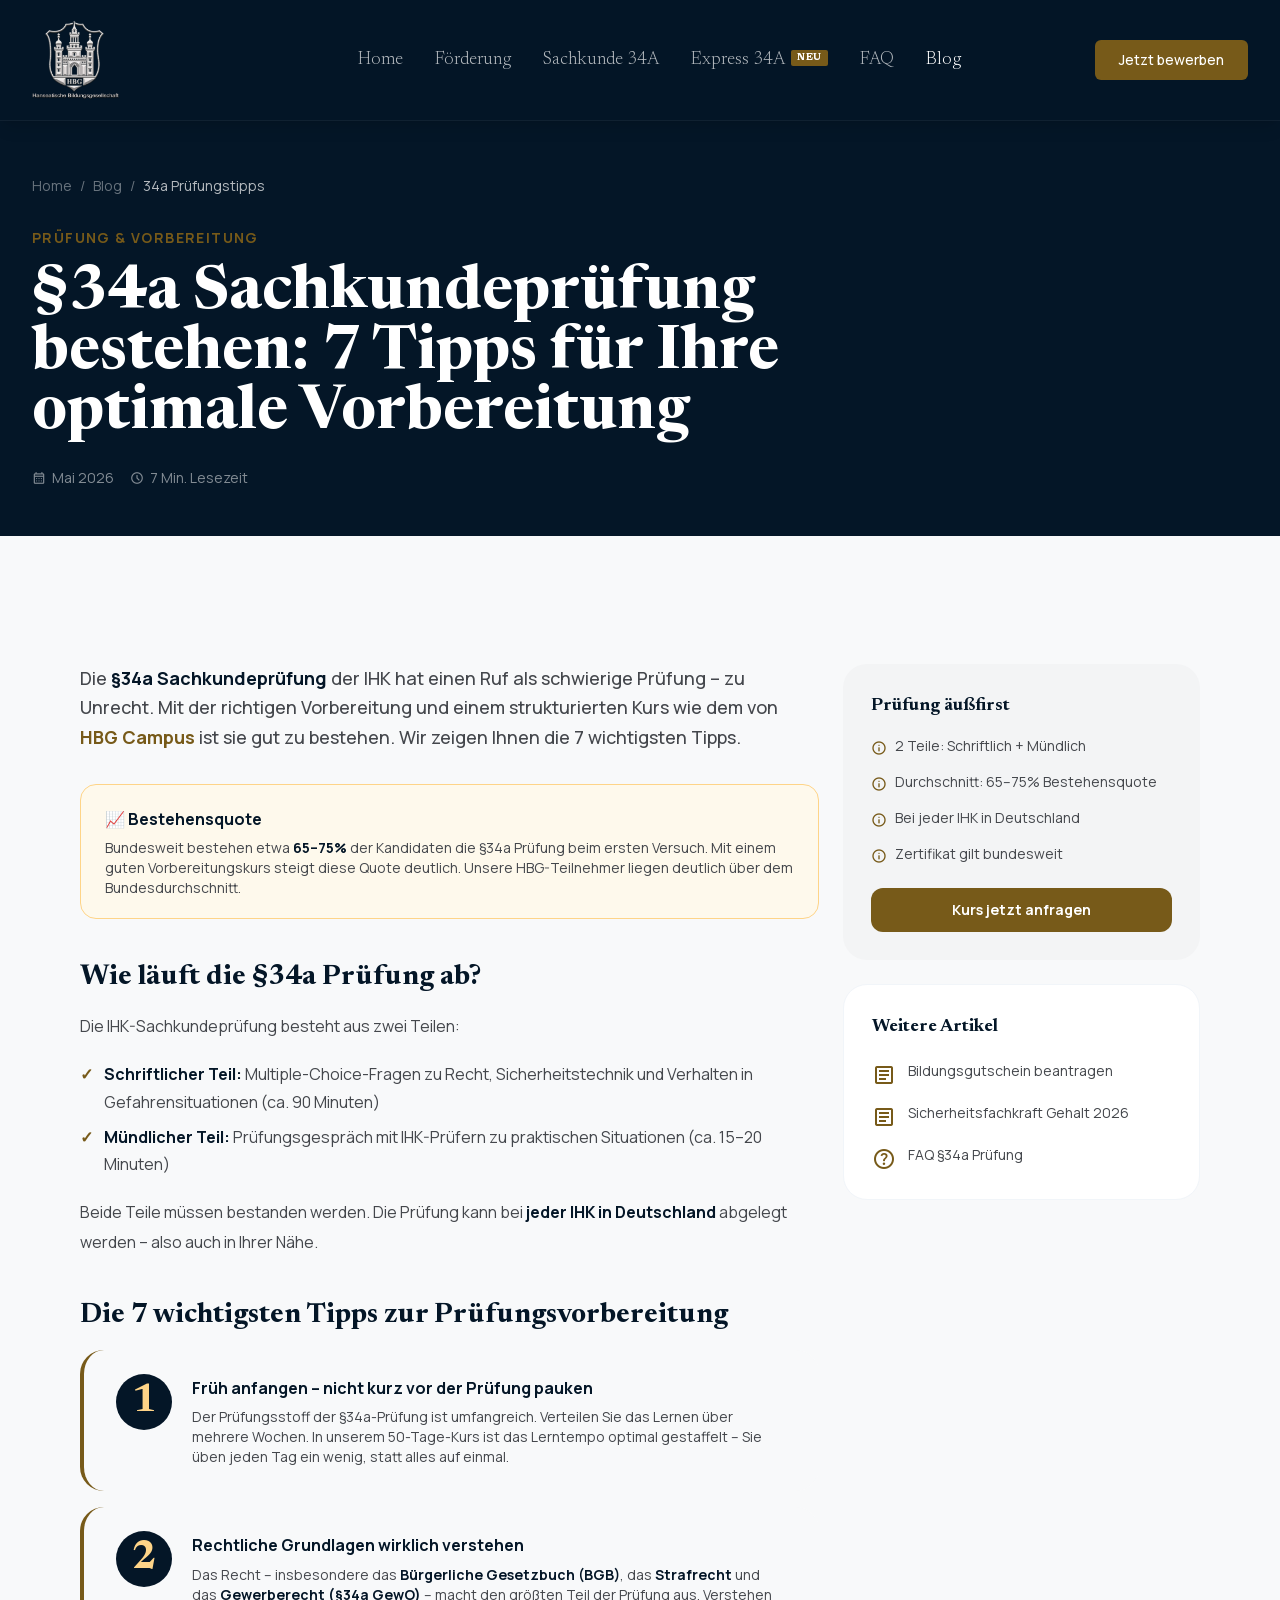
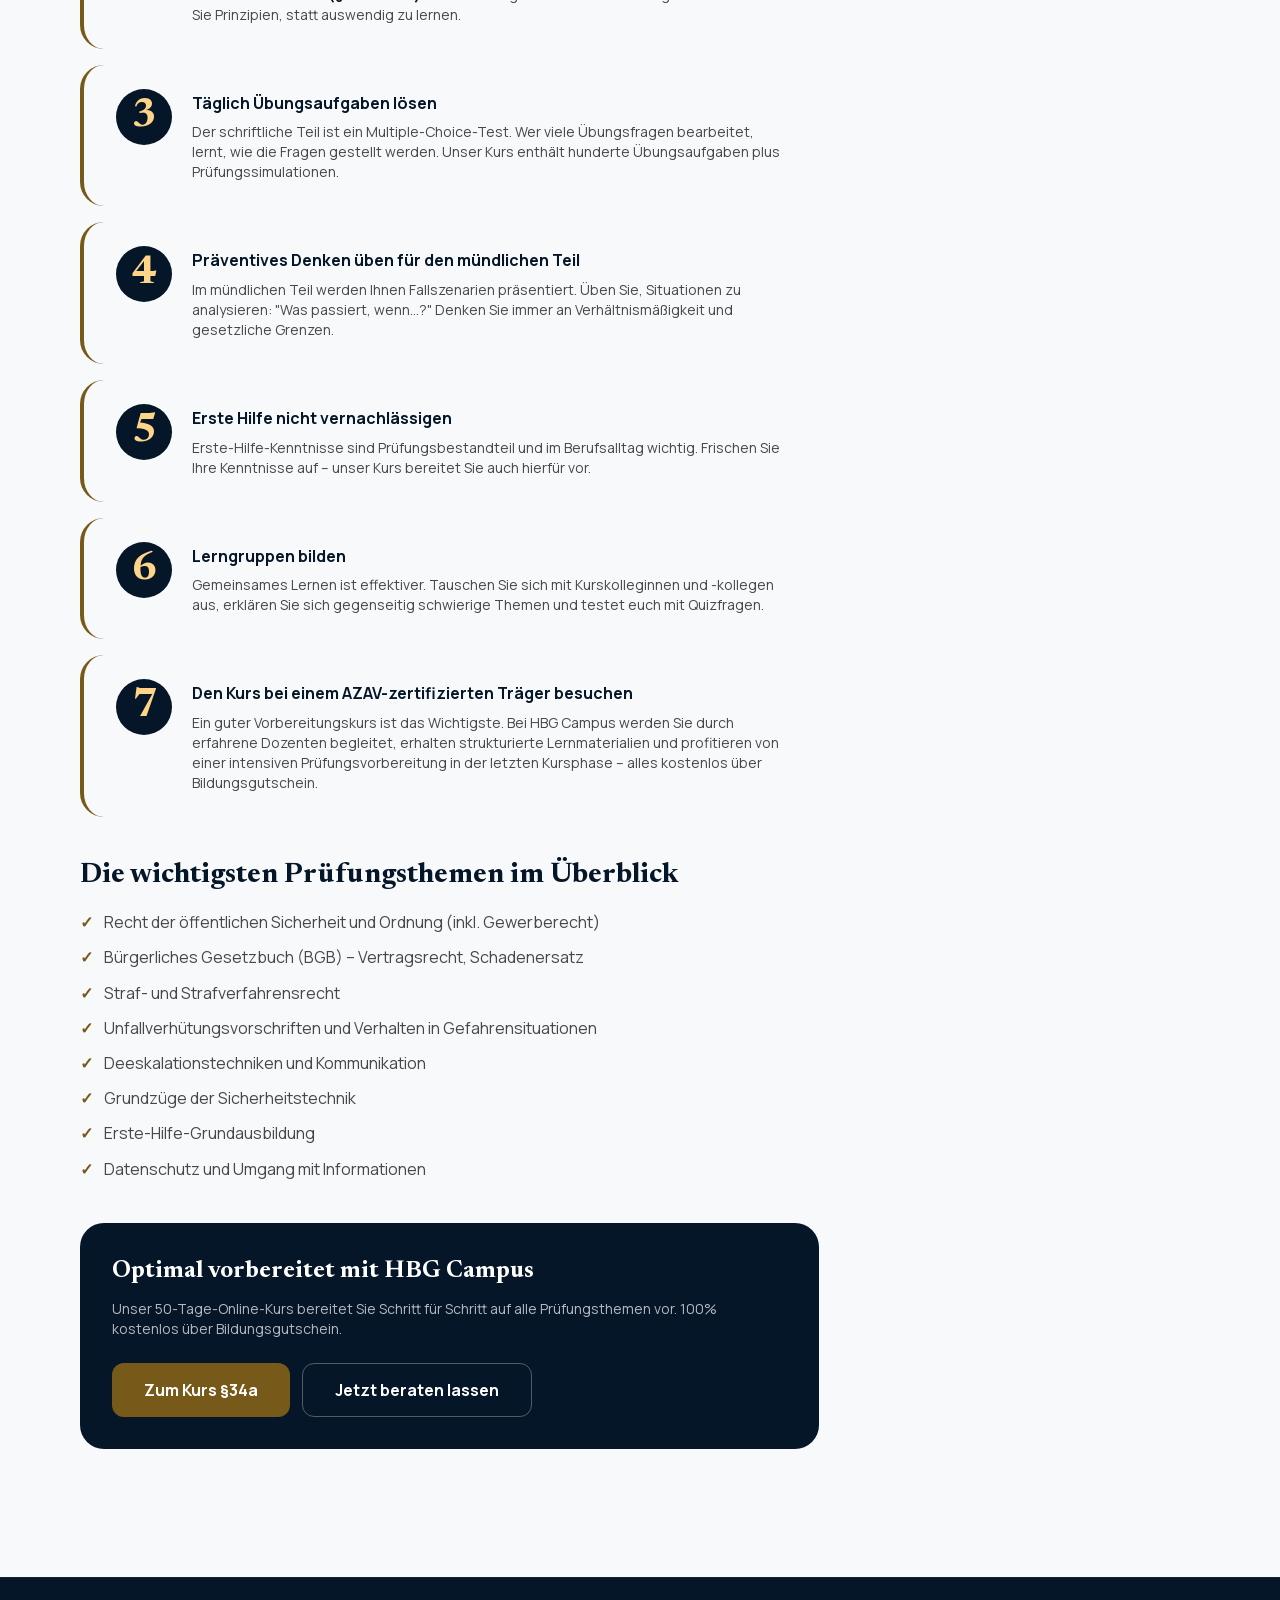
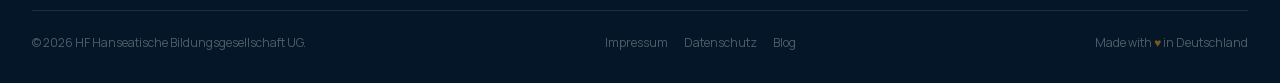
<file: blog-34a-pruefung-tipps.html>
﻿<!DOCTYPE html><html lang="de"><head>
<meta charset="utf-8">
<link rel="icon" href="/favicon.png" type="image/png">
<meta content="width=device-width, initial-scale=1.0" name="viewport">
<title>&sect;34a Sachkundepr&uuml;fung bestehen: 7 Tipps f&uuml;r die optimale Vorbereitung – HBG Campus</title>
<meta name="description" content="Wie schwer ist die IHK-Sachkundepr&uuml;fung &sect;34a wirklich? Mit diesen 7 Tipps bist du optimal vorbereitet. Themen, Ablauf, Bestehensquote &ndash; alles erkl&auml;rt von HBG Campus.">
<meta name="robots" content="index, follow">
<meta name="keywords" content="34a Pr&uuml;fung Vorbereitung, Sachkundepr&uuml;fung 34a Tipps, IHK Pr&uuml;fung Sicherheit, 34a Pr&uuml;fung wie schwer, 34a Pr&uuml;fung Themen, 34a bestehen Tipps, Sachkunde Pr&uuml;fung Vorbereitung online">
<link rel="canonical" href="https://www.hbgcampus.de/blog-34a-pruefung-tipps.html">
<meta property="og:type" content="article">
<meta property="og:url" content="https://www.hbgcampus.de/blog-34a-pruefung-tipps.html">
<meta property="og:title" content="§34a Sachkundeprüfung bestehen: 7 Tipps für die optimale Vorbereitung">
<meta property="og:description" content="Wie schwer ist die IHK-Pr&uuml;fung wirklich? Mit diesen Tipps bist du optimal vorbereitet.">
<meta property="og:image" content="https://www.hbgcampus.de/students_learning.png">
<meta property="og:locale" content="de_DE">
<meta property="og:site_name" content="HF Hanseatische Bildungsgesellschaft">
<link rel="preload" as="style" onload="this.onload=null;this.rel='stylesheet'" href="https://fonts.googleapis.com/css2?family=Material+Symbols+Outlined:wght,FILL@100..700,0..1&display=swap">
<style>
*,::before,::after{box-sizing:border-box;border-width:0;border-style:solid}
html{line-height:1.5;-webkit-text-size-adjust:100%;font-family:Manrope,ui-sans-serif,system-ui,sans-serif}
body{margin:0;background:#f8f9fa;color:#191c1d;-webkit-font-smoothing:antialiased}
header{position:fixed;top:0;width:100%;z-index:50;background:rgba(4,22,39,.98);backdrop-filter:blur(24px);border-bottom:1px solid rgba(255,255,255,.05);transition:all .8s cubic-bezier(.4,0,.2,1)}
.hanseatic-gradient{background:radial-gradient(circle at top right,#1a2b3c,#041627)}
section{display:block}main{display:block}
img{display:block;max-width:100%}
a{color:inherit;text-decoration:inherit}
</style>
<link rel="preload" href="hbg.css" as="style">
<link rel="stylesheet" href="hbg.css">
<script>tailwind.config={darkMode:"class",theme:{extend:{colors:{"primary":"#041627","secondary":"#775a19","surface":"#f8f9fa","surface-container-low":"#f3f4f5","on-surface":"#191c1d","on-surface-variant":"#44474c"},fontFamily:{"headline":["Newsreader"],"body":["Manrope"]}}}}</script>
<style>
    @font-face { font-display: swap; }
  .material-symbols-outlined{font-variation-settings:'FILL' 0,'wght' 400,'GRAD' 0,'opsz' 24;font-family:'Material Symbols Outlined'!important;}
  header{transition:all 0.8s cubic-bezier(0.4,0,0.2,1);}
  header.scrolled{background-color:rgba(255,255,255,0.7)!important;box-shadow:0 10px 30px -10px rgba(0,0,0,0.1)!important;}
  header.scrolled .nav-link{color:#041627!important;}
  header.scrolled .logo-light{opacity:0;}header.scrolled .logo-dark{opacity:1;}
  .logo-img{transition:opacity 0.8s;}
  #mobile-menu{transition:transform 0.5s;}#mobile-menu.open{transform:translateX(0);}
  #mobile-menu-btn{display:none!important;cursor:pointer;z-index:99999!important;background:rgba(255,255,255,0.1);border:none;padding:0;}
  @media(max-width:767px){#mobile-menu-btn{display:flex!important;border-radius:50%!important;width:44px!important;height:44px!important;align-items:center;justify-content:center;order:99;}}
  #mobile-menu-btn::before{content:'\e5d2';font-family:'Material Symbols Outlined'!important;font-size:28px;color:white;line-height:1;}
  #mobile-menu-btn.menu-open::before{content:'\e5cd';}
  header.scrolled #mobile-menu-btn::before{color:#041627!important;}
  .goog-te-banner-frame,.goog-te-balloon-frame{display:none!important;}body{top:0!important;}
  .skiptranslate>iframe{display:none!important;}#google_translate_element{display:none!important;}
  article h2{font-family:'Newsreader',serif;font-size:1.75rem;font-weight:700;color:#041627;margin-top:2.5rem;margin-bottom:1rem;line-height:1.3;}
  article p{margin-bottom:1.25rem;line-height:1.85;color:#44474c;}
  article ul{margin-bottom:1.25rem;padding-left:0;list-style:none;}
  article ul li{position:relative;padding-left:1.5rem;margin-bottom:0.5rem;color:#44474c;line-height:1.7;}
  article ul li::before{content:"✓";position:absolute;left:0;color:#775a19;font-weight:700;}
  article strong{color:#041627;}
  .tip-card{background:#f8f9fa;border-radius:1.5rem;padding:1.5rem 2rem;margin-bottom:1rem;border-left:4px solid #775a19;display:flex;gap:1.25rem;align-items:flex-start;}
  .tip-number{font-family:'Newsreader',serif;font-size:2.5rem;font-weight:700;color:#fed488;background:#041627;width:56px;height:56px;border-radius:50%;display:flex;align-items:center;justify-content:center;flex-shrink:0;line-height:1;}
  .info-box{background:#fef9ec;border:1px solid #fed488;border-radius:1rem;padding:1.25rem 1.5rem;margin:1.5rem 0;}
        /* Hide Google Translate Toolbar */
        .VIpgJd-ZVi9od-ORHb-OEVmcd { display: none !important; }
        .goog-te-banner-frame { display: none !important; }
        body { top: 0 !important; }
        .goog-te-gadget-icon { display: none !important; }
    </style>
</head>
<body class="bg-surface text-on-surface font-body antialiased">
<header class="fixed top-0 w-full z-50 bg-[#041627]/98 backdrop-blur-xl shadow-lg border-b border-white/5 notranslate">
<div class="max-w-screen-2xl mx-auto flex justify-between items-center h-[80px] md:h-[120px] px-4 md:px-8">
<a class="flex items-center relative h-[55px] w-36 md:h-[80px] md:w-48" href="index.html">
<img alt="HBG Logo" class="h-full w-auto logo-img logo-light absolute inset-0 opacity-100" src="logo_light.webp" width="200" height="80">
<img alt="HBG Logo Dark" class="h-full w-auto logo-img logo-dark absolute inset-0 opacity-0" src="logo_dark.webp" width="200" height="80">
</a>
<nav class="hidden md:flex items-center space-x-8">
<a class="font-headline font-medium text-lg text-white/70 hover:text-secondary transition-all nav-link" href="index.html">Home</a>
<a class="font-headline font-medium text-lg text-white/70 hover:text-secondary transition-all nav-link" href="foerderung.html">F&ouml;rderung</a>
<a class="font-headline font-medium text-lg text-white/70 hover:text-secondary transition-all nav-link" href="sachkunde-34a.html">Sachkunde 34A</a>
<a class="font-headline font-medium text-lg leading-tight text-white/70 hover:text-secondary transition-all nav-link inline-flex items-center gap-1.5" href="expresskurs-34a.html">Express 34A<span class="bg-secondary text-white text-[9px] font-bold px-1.5 py-0.5 rounded-sm uppercase tracking-widest animate-pulse translate-y-[-2px]">Neu</span></a>
<a class="font-headline font-medium text-lg text-white/70 hover:text-secondary transition-all nav-link" href="faq.html">FAQ</a>
<a class="font-headline font-medium text-lg text-white hover:text-secondary transition-all nav-link" href="blog.html">Blog</a>
</nav>
<div class="flex items-center gap-3">
<a class="hidden md:inline-block bg-secondary text-white px-6 py-2.5 rounded-md font-medium text-sm hover:brightness-110 transition-all" href="beratung.html">Jetzt bewerben</a>
<button id="mobile-menu-btn" class="notranslate" aria-label="Toggle Navigation"></button>
</div>
</div>
</header>
<div id="mobile-menu" class="fixed inset-0 z-[55] bg-[#041627] flex flex-col items-center justify-center gap-6 translate-x-full md:hidden">
<a href="sachkunde-34a.html" class="font-headline text-3xl md:text-4xl text-white/80 hover:text-secondary transition-colors">Sachkunde 34A</a>
<a href="expresskurs-34a.html" class="font-headline text-3xl md:text-4xl text-white/80 hover:text-secondary transition-colors inline-flex items-center gap-2">Express 34A<span class="bg-secondary text-white text-[10px] font-bold px-2 py-0.5 rounded-sm uppercase tracking-widest animate-pulse">Neu</span></a>
<a href="blog.html" class="font-headline text-3xl md:text-4xl text-white hover:text-secondary transition-colors">Blog</a>
<div class="w-16 h-px bg-white/20 my-4"></div>
<a href="beratung.html" class="bg-secondary text-white px-10 py-4 rounded-md font-bold text-lg hover:brightness-110 transition-all">Jetzt bewerben</a>
</div>

<main>
<section class="pt-20 md:pt-44 pb-12 bg-[#041627] text-white">
  <div class="max-w-screen-xl mx-auto px-4 md:px-8">
    <nav class="flex items-center gap-2 text-white/40 text-sm mb-8" aria-label="Breadcrumb">
      <a href="index.html" class="hover:text-white">Home</a><span>/</span>
      <a href="blog.html" class="hover:text-white">Blog</a><span>/</span>
      <span class="text-white/70">34a Pr&uuml;fungstipps</span>
    </nav>
    <span class="font-bold text-secondary uppercase tracking-widest text-sm mb-4 block">Pr&uuml;fung &amp; Vorbereitung</span>
    <h1 class="font-headline text-3xl md:text-5xl lg:text-6xl font-bold text-white mb-6 leading-tight max-w-4xl">&sect;34a Sachkundepr&uuml;fung bestehen: 7 Tipps f&uuml;r Ihre optimale Vorbereitung</h1>
    <div class="flex items-center gap-4 text-white/50 text-sm">
      <span class="flex items-center gap-1.5"><span class="material-symbols-outlined text-sm" aria-hidden="true">calendar_month</span> Mai 2026</span>
      <span class="flex items-center gap-1.5"><span class="material-symbols-outlined text-sm" aria-hidden="true">schedule</span> 7 Min. Lesezeit</span>
    </div>
  </div>
</section>

<div class="max-w-screen-xl mx-auto px-4 md:px-8 py-12 md:py-20">
  <div class="grid grid-cols-1 lg:grid-cols-3 gap-6 md:p-12">
    <article class="lg:col-span-2">
      <p class="text-lg text-on-surface-variant leading-relaxed mb-8 font-medium">Die <strong>&sect;34a Sachkundepr&uuml;fung</strong> der IHK hat einen Ruf als schwierige Pr&uuml;fung &ndash; zu Unrecht. Mit der richtigen Vorbereitung und einem strukturierten Kurs wie dem von <a href="sachkunde-34a.html" class="text-secondary font-bold hover:underline">HBG Campus</a> ist sie gut zu bestehen. Wir zeigen Ihnen die 7 wichtigsten Tipps.</p>

      <div class="info-box">
        <p class="font-bold text-[#041627] mb-1">&#128200; Bestehensquote</p>
        <p class="text-sm text-on-surface-variant mb-0">Bundesweit bestehen etwa <strong>65&ndash;75%</strong> der Kandidaten die &sect;34a Pr&uuml;fung beim ersten Versuch. Mit einem guten Vorbereitungskurs steigt diese Quote deutlich. Unsere HBG-Teilnehmer liegen deutlich &uuml;ber dem Bundesdurchschnitt.</p>
      </div>

      <h2>Wie l&auml;uft die &sect;34a Pr&uuml;fung ab?</h2>
      <p>Die IHK-Sachkundepr&uuml;fung besteht aus zwei Teilen:</p>
      <ul>
        <li><strong>Schriftlicher Teil:</strong> Multiple-Choice-Fragen zu Recht, Sicherheitstechnik und Verhalten in Gefahrensituationen (ca. 90 Minuten)</li>
        <li><strong>M&uuml;ndlicher Teil:</strong> Pr&uuml;fungsgespr&auml;ch mit IHK-Pr&uuml;fern zu praktischen Situationen (ca. 15&ndash;20 Minuten)</li>
      </ul>
      <p>Beide Teile m&uuml;ssen bestanden werden. Die Pr&uuml;fung kann bei <strong>jeder IHK in Deutschland</strong> abgelegt werden &ndash; also auch in Ihrer N&auml;he.</p>

      <h2>Die 7 wichtigsten Tipps zur Pr&uuml;fungsvorbereitung</h2>

      <div class="tip-card">
        <div class="tip-number">1</div>
        <div>
          <p class="font-bold text-primary mb-1">Fr&uuml;h anfangen &ndash; nicht kurz vor der Pr&uuml;fung pauken</p>
          <p class="text-on-surface-variant text-sm mb-0">Der Pr&uuml;fungsstoff der &sect;34a-Pr&uuml;fung ist umfangreich. Verteilen Sie das Lernen &uuml;ber mehrere Wochen. In unserem 50-Tage-Kurs ist das Lerntempo optimal gestaffelt &ndash; Sie &uuml;ben jeden Tag ein wenig, statt alles auf einmal.</p>
        </div>
      </div>

      <div class="tip-card">
        <div class="tip-number">2</div>
        <div>
          <p class="font-bold text-primary mb-1">Rechtliche Grundlagen wirklich verstehen</p>
          <p class="text-on-surface-variant text-sm mb-0">Das Recht &ndash; insbesondere das <strong>B&uuml;rgerliche Gesetzbuch (BGB)</strong>, das <strong>Strafrecht</strong> und das <strong>Gewerberecht (&sect;34a GewO)</strong> &ndash; macht den gr&ouml;&szlig;ten Teil der Pr&uuml;fung aus. Verstehen Sie Prinzipien, statt auswendig zu lernen.</p>
        </div>
      </div>

      <div class="tip-card">
        <div class="tip-number">3</div>
        <div>
          <p class="font-bold text-primary mb-1">T&auml;glich &Uuml;bungsaufgaben l&ouml;sen</p>
          <p class="text-on-surface-variant text-sm mb-0">Der schriftliche Teil ist ein Multiple-Choice-Test. Wer viele &Uuml;bungsfragen bearbeitet, lernt, wie die Fragen gestellt werden. Unser Kurs enth&auml;lt hunderte &Uuml;bungsaufgaben plus Pr&uuml;fungssimulationen.</p>
        </div>
      </div>

      <div class="tip-card">
        <div class="tip-number">4</div>
        <div>
          <p class="font-bold text-primary mb-1">Pr&auml;ventives Denken &uuml;ben f&uuml;r den m&uuml;ndlichen Teil</p>
          <p class="text-on-surface-variant text-sm mb-0">Im m&uuml;ndlichen Teil werden Ihnen Fallszenarien pr&auml;sentiert. &Uuml;ben Sie, Situationen zu analysieren: "Was passiert, wenn...?" Denken Sie immer an Verh&auml;ltnism&auml;&szlig;igkeit und gesetzliche Grenzen.</p>
        </div>
      </div>

      <div class="tip-card">
        <div class="tip-number">5</div>
        <div>
          <p class="font-bold text-primary mb-1">Erste Hilfe nicht vernachl&auml;ssigen</p>
          <p class="text-on-surface-variant text-sm mb-0">Erste-Hilfe-Kenntnisse sind Pr&uuml;fungsbestandteil und im Berufsalltag wichtig. Frischen Sie Ihre Kenntnisse auf &ndash; unser Kurs bereitet Sie auch hierf&uuml;r vor.</p>
        </div>
      </div>

      <div class="tip-card">
        <div class="tip-number">6</div>
        <div>
          <p class="font-bold text-primary mb-1">Lerngruppen bilden</p>
          <p class="text-on-surface-variant text-sm mb-0">Gemeinsames Lernen ist effektiver. Tauschen Sie sich mit Kurskolleginnen und -kollegen aus, erkl&auml;ren Sie sich gegenseitig schwierige Themen und testet euch mit Quizfragen.</p>
        </div>
      </div>

      <div class="tip-card">
        <div class="tip-number">7</div>
        <div>
          <p class="font-bold text-primary mb-1">Den Kurs bei einem AZAV-zertifizierten Tr&auml;ger besuchen</p>
          <p class="text-on-surface-variant text-sm mb-0">Ein guter Vorbereitungskurs ist das Wichtigste. Bei HBG Campus werden Sie durch erfahrene Dozenten begleitet, erhalten strukturierte Lernmaterialien und profitieren von einer intensiven Pr&uuml;fungsvorbereitung in der letzten Kursphase &ndash; alles kostenlos &uuml;ber Bildungsgutschein.</p>
        </div>
      </div>

      <h2>Die wichtigsten Pr&uuml;fungsthemen im &Uuml;berblick</h2>
      <ul>
        <li>Recht der &ouml;ffentlichen Sicherheit und Ordnung (inkl. Gewerberecht)</li>
        <li>B&uuml;rgerliches Gesetzbuch (BGB) &ndash; Vertragsrecht, Schadenersatz</li>
        <li>Straf- und Strafverfahrensrecht</li>
        <li>Unfallverh&uuml;tungsvorschriften und Verhalten in Gefahrensituationen</li>
        <li>Deeskalationstechniken und Kommunikation</li>
        <li>Grundz&uuml;ge der Sicherheitstechnik</li>
        <li>Erste-Hilfe-Grundausbildung</li>
        <li>Datenschutz und Umgang mit Informationen</li>
      </ul>

      <div class="bg-[#041627] rounded-3xl p-5 md:p-8 text-white mt-10">
        <h3 class="font-headline text-2xl font-bold mb-3 text-white">Optimal vorbereitet mit HBG Campus</h3>
        <p class="text-white/70 mb-6 text-sm">Unser 50-Tage-Online-Kurs bereitet Sie Schritt f&uuml;r Schritt auf alle Pr&uuml;fungsthemen vor. 100% kostenlos &uuml;ber Bildungsgutschein.</p>
        <div class="flex flex-col sm:flex-row gap-3">
          <a href="sachkunde-34a.html" class="inline-flex items-center justify-center gap-2 bg-secondary text-white px-8 py-3.5 rounded-full font-bold hover:brightness-110 transition-all">Zum Kurs &sect;34a</a>
          <a href="beratung.html" class="inline-flex items-center justify-center gap-2 border border-white/30 text-white px-8 py-3.5 rounded-full font-bold hover:bg-white/10 transition-all">Jetzt beraten lassen</a>
        </div>
      </div>
    </article>

    <aside class="lg:col-span-1 space-y-6">
      <div class="bg-surface-container-low rounded-3xl p-7 sticky top-32">
        <h3 class="font-headline text-lg font-bold text-primary mb-4">Pr&uuml;fung &auml;u&szlig;first</h3>
        <ul class="space-y-3 text-sm text-on-surface-variant mb-5">
          <li class="flex items-start gap-2"><span class="material-symbols-outlined text-secondary text-base" aria-hidden="true">info</span> 2 Teile: Schriftlich + M&uuml;ndlich</li>
          <li class="flex items-start gap-2"><span class="material-symbols-outlined text-secondary text-base" aria-hidden="true">info</span> Durchschnitt: 65&ndash;75% Bestehensquote</li>
          <li class="flex items-start gap-2"><span class="material-symbols-outlined text-secondary text-base" aria-hidden="true">info</span> Bei jeder IHK in Deutschland</li>
          <li class="flex items-start gap-2"><span class="material-symbols-outlined text-secondary text-base" aria-hidden="true">info</span> Zertifikat gilt bundesweit</li>
        </ul>
        <a href="sachkunde-34a.html" class="block w-full text-center bg-secondary text-white px-6 py-3 rounded-full font-bold text-sm hover:brightness-110 transition-all">Kurs jetzt anfragen</a>
      </div>
      <div class="bg-white rounded-3xl p-7 border border-slate-100">
        <h3 class="font-headline text-lg font-bold text-primary mb-5">Weitere Artikel</h3>
        <div class="space-y-4">
          <a href="blog-bildungsgutschein-beantragen.html" class="flex gap-3 group">
            <span class="material-symbols-outlined text-secondary mt-0.5" aria-hidden="true">article</span>
            <span class="text-sm text-on-surface-variant group-hover:text-secondary transition-colors">Bildungsgutschein beantragen</span>
          </a>
          <a href="blog-sicherheitsfachkraft-gehalt.html" class="flex gap-3 group">
            <span class="material-symbols-outlined text-secondary mt-0.5" aria-hidden="true">article</span>
            <span class="text-sm text-on-surface-variant group-hover:text-secondary transition-colors">Sicherheitsfachkraft Gehalt 2026</span>
          </a>
          <a href="faq.html" class="flex gap-3 group">
            <span class="material-symbols-outlined text-secondary mt-0.5" aria-hidden="true">help</span>
            <span class="text-sm text-on-surface-variant group-hover:text-secondary transition-colors">FAQ &sect;34a Pr&uuml;fung</span>
          </a>
        </div>
      </div>
    </aside>
  </div>
</div>
</main>
<footer class="bg-primary pt-8 pb-8 text-white border-t border-white/5">
<div class="max-w-screen-2xl mx-auto px-4 md:px-8">
  <div class="border-t border-white/10 pt-6 flex flex-col sm:flex-row justify-between items-center gap-3 text-xs text-white/30">
    <span>&#169; 2026 HF Hanseatische Bildungsgesellschaft UG.</span>
    <div class="flex gap-4"><a href="impressum.html" class="hover:text-white">Impressum</a><a href="datenschutz.html" class="hover:text-white">Datenschutz</a><a href="blog.html" class="hover:text-white">Blog</a></div>
    <span>Made with <span class="text-secondary">&#9829;</span> in Deutschland</span>
  </div>
</div>
</footer>
<script>
const header=document.querySelector('header');
window.addEventListener('scroll',()=>header.classList.toggle('scrolled',window.scrollY>50));
const btn=document.getElementById('mobile-menu-btn'),menu=document.getElementById('mobile-menu');
btn.addEventListener('click',()=>{const o=menu.classList.toggle('open');btn.classList.toggle('menu-open',o);document.body.style.overflow=o?'hidden':'';});
</script>
<script type="application/ld+json">
{"@context":"https://schema.org","@type":"Article","headline":"§34a Sachkundeprüfung bestehen: 7 Tipps für die optimale Vorbereitung","url":"https://www.hbgcampus.de/blog-34a-pruefung-tipps.html","datePublished":"2026-05-03","dateModified":"2026-05-03","author":{"@type":"Organization","name":"HF Hanseatische Bildungsgesellschaft UG","url":"https://www.hbgcampus.de"},"publisher":{"@type":"Organization","name":"HF Hanseatische Bildungsgesellschaft UG","logo":{"@type":"ImageObject","url":"https://www.hbgcampus.de/logo_light.png"}},"breadcrumb":{"@type":"BreadcrumbList","itemListElement":[{"@type":"ListItem","position":1,"name":"Startseite","item":"https://www.hbgcampus.de/"},{"@type":"ListItem","position":2,"name":"Blog","item":"https://www.hbgcampus.de/blog.html"},{"@type":"ListItem","position":3,"name":"§34a Prüfungstipps","item":"https://www.hbgcampus.de/blog-34a-pruefung-tipps.html"}]}}
</script>
</body></html>
</file>
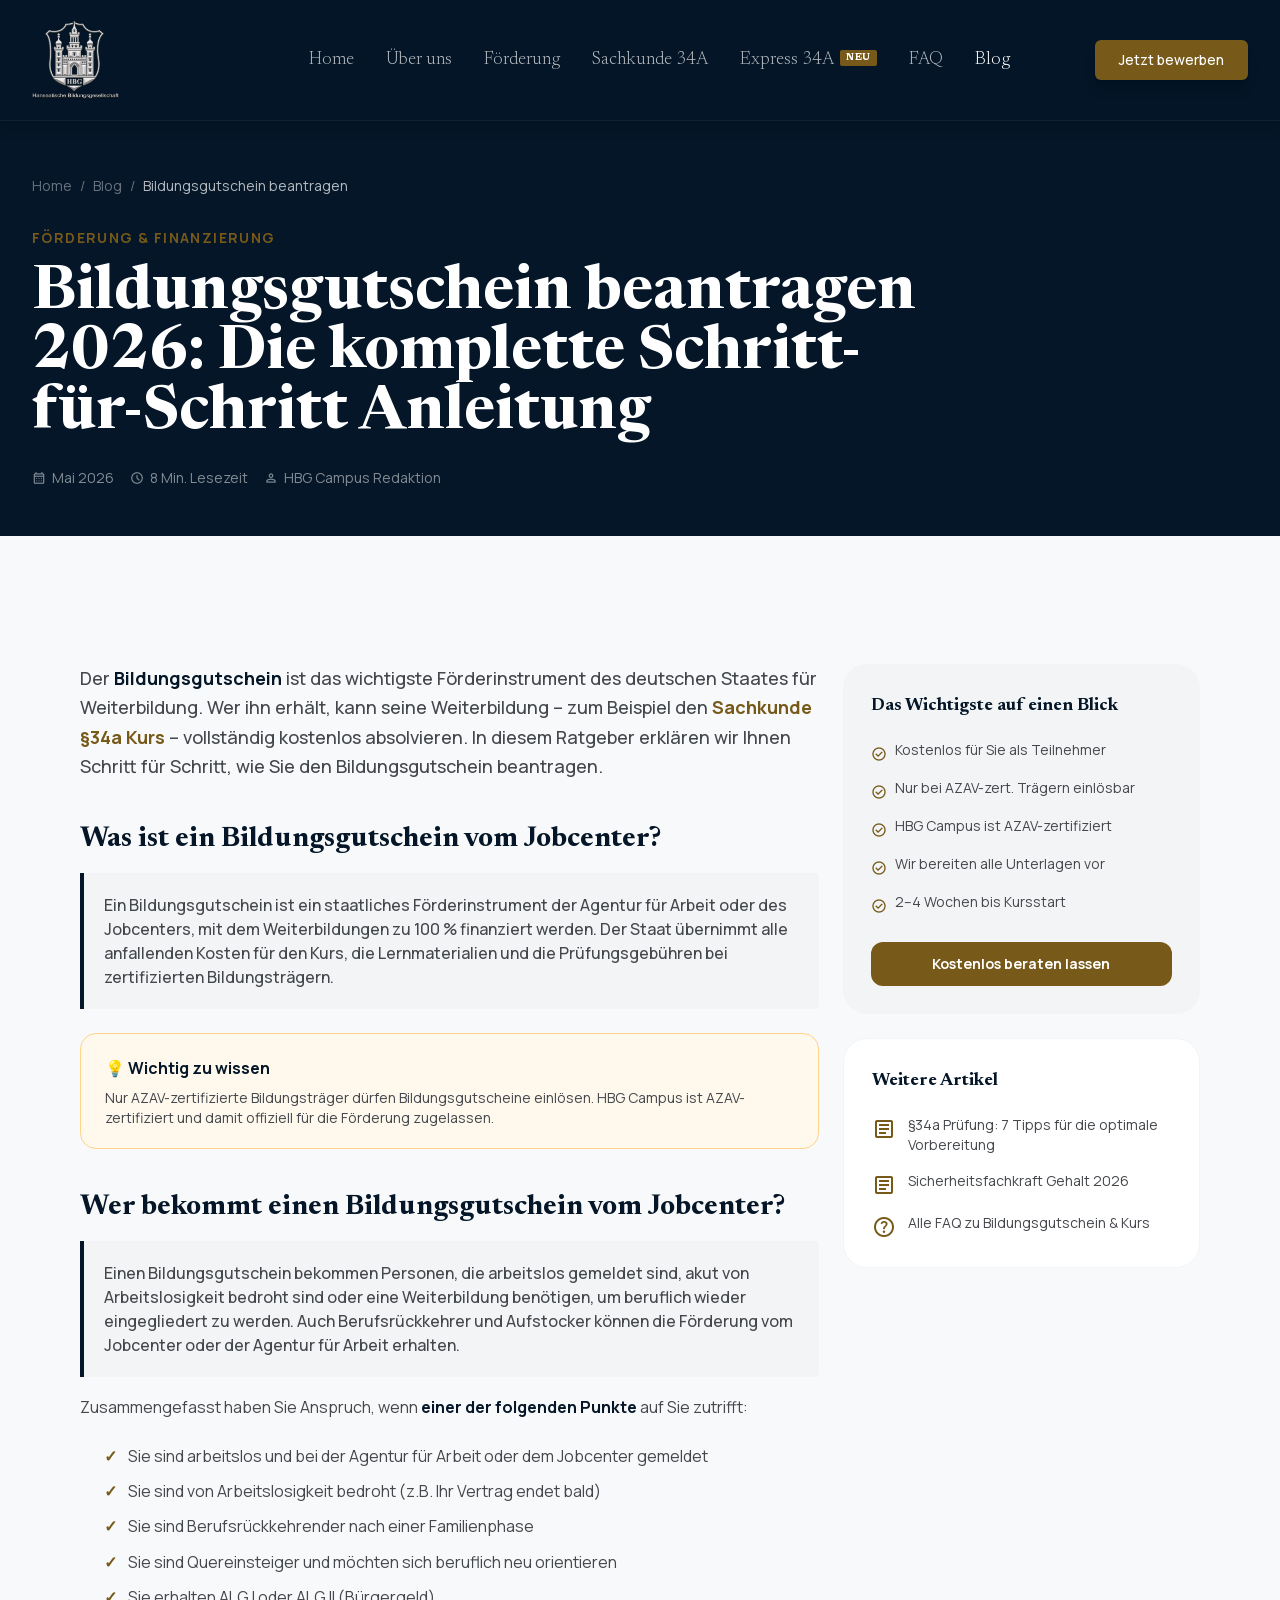
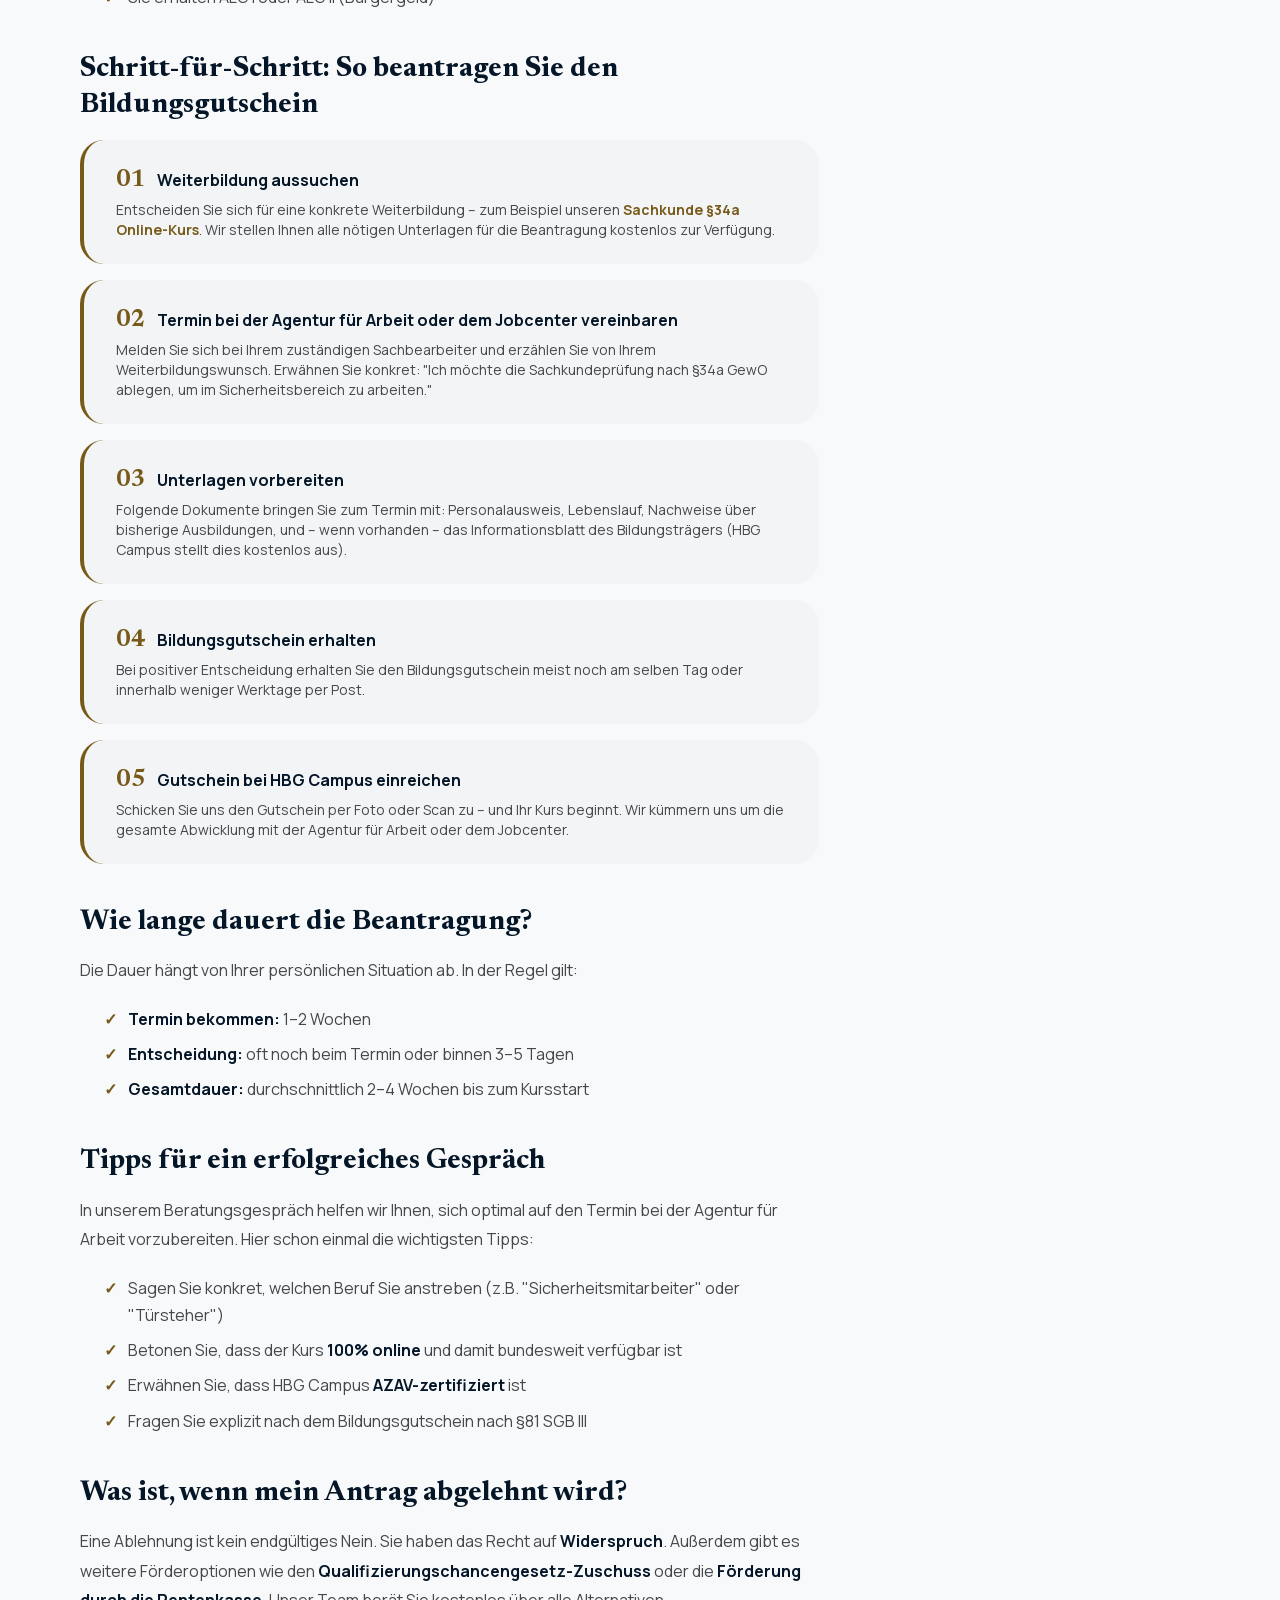
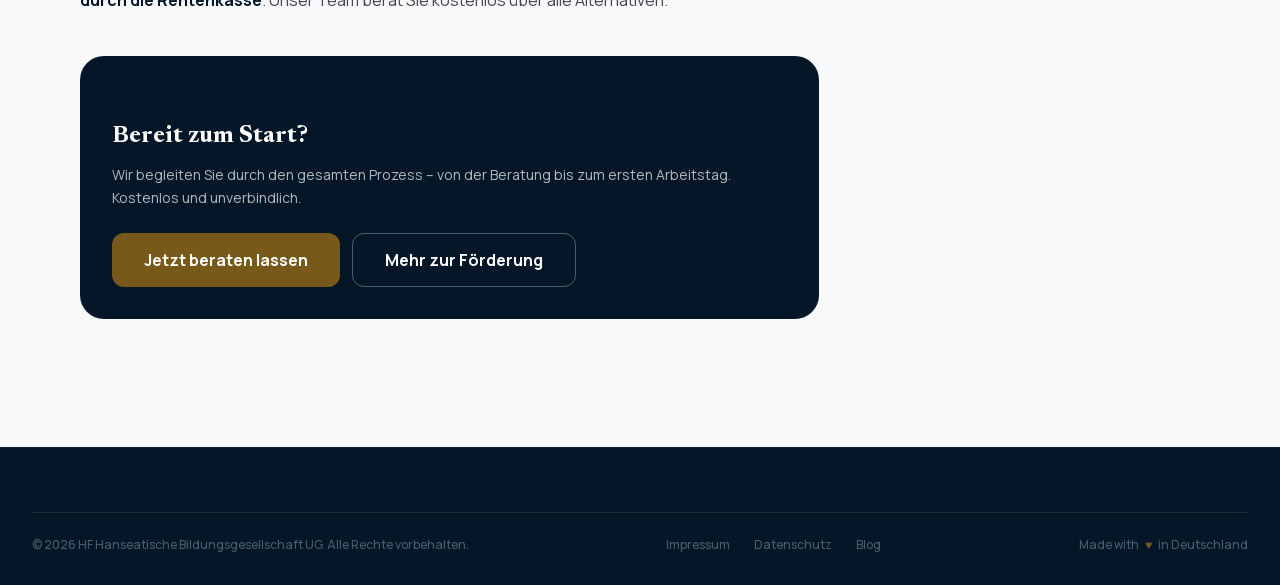
<file: blog-bildungsgutschein-beantragen.html>
﻿<!DOCTYPE html><html lang="de"><head>
<meta charset="utf-8">
<link rel="icon" href="/favicon.png" type="image/png">
<meta content="width=device-width, initial-scale=1.0" name="viewport">
<title>Bildungsgutschein beantragen 2026: Schritt-f&uuml;r-Schritt Anleitung – HBG Campus</title>
<meta name="description" content="Bildungsgutschein beantragen: Wer bekommt ihn, welche Dokumente braucht man, wie l&auml;uft der Antrag ab? Die komplette Anleitung f&uuml;r 2026 vom AZAV-zertifizierten Bildungstr&auml;ger HBG Campus.">
<meta name="robots" content="index, follow">
<meta name="keywords" content="Bildungsgutschein beantragen, Bildungsgutschein Anleitung, wer bekommt Bildungsgutschein, Bildungsgutschein Agentur f&uuml;r Arbeit, Bildungsgutschein Jobcenter, AZAV Weiterbildung, kostenlose Weiterbildung beantragen 2026">
<link rel="canonical" href="https://www.hbgcampus.de/blog-bildungsgutschein-beantragen.html">
<meta property="og:type" content="article">
<meta property="og:url" content="https://www.hbgcampus.de/blog-bildungsgutschein-beantragen.html">
<meta property="og:title" content="Bildungsgutschein beantragen 2026: Die komplette Anleitung – HBG Campus">
<meta property="og:description" content="Wer bekommt den Bildungsgutschein? Wie beantrage ich ihn? Alle Schritte erkl&auml;rt.">
<meta property="og:image" content="https://www.hbgcampus.de/modern_high_tech_classroom.png">
<meta property="og:locale" content="de_DE">
<meta property="og:site_name" content="HF Hanseatische Bildungsgesellschaft">
<link rel="preload" as="style" onload="this.onload=null;this.rel='stylesheet'" href="https://fonts.googleapis.com/css2?family=Material+Symbols+Outlined:wght,FILL@100..700,0..1&display=swap">
<style>
*,::before,::after{box-sizing:border-box;border-width:0;border-style:solid}
html{line-height:1.5;-webkit-text-size-adjust:100%;font-family:Manrope,ui-sans-serif,system-ui,sans-serif}
body{margin:0;background:#f8f9fa;color:#191c1d;-webkit-font-smoothing:antialiased}
header{position:fixed;top:0;width:100%;z-index:50;background:rgba(4,22,39,.98);backdrop-filter:blur(24px);border-bottom:1px solid rgba(255,255,255,.05);transition:all .8s cubic-bezier(.4,0,.2,1)}
.hanseatic-gradient{background:radial-gradient(circle at top right,#1a2b3c,#041627)}
section{display:block}main{display:block}
img{display:block;max-width:100%}
a{color:inherit;text-decoration:inherit}
</style>
<link rel="preload" href="hbg.css" as="style">
<link rel="stylesheet" href="hbg.css">
<script>tailwind.config={darkMode:"class",theme:{extend:{colors:{"primary":"#041627","secondary":"#775a19","surface":"#f8f9fa","surface-container-low":"#f3f4f5","on-surface":"#191c1d","on-surface-variant":"#44474c"},fontFamily:{"headline":["Newsreader"],"body":["Manrope"]}}}}</script>
<style>
    @font-face { font-display: swap; }
  .material-symbols-outlined{font-variation-settings:'FILL' 0,'wght' 400,'GRAD' 0,'opsz' 24;font-family:'Material Symbols Outlined'!important;}
  header{transition:all 0.8s cubic-bezier(0.4,0,0.2,1);}
  header.scrolled{background-color:rgba(255,255,255,0.7)!important;box-shadow:0 10px 30px -10px rgba(0,0,0,0.1)!important;}
  header.scrolled .nav-link{color:#041627!important;}
  header.scrolled .logo-light{opacity:0;}header.scrolled .logo-dark{opacity:1;}
  .logo-img{transition:opacity 0.8s;}
  #mobile-menu{transition:transform 0.5s;}#mobile-menu.open{transform:translateX(0);}
  #mobile-menu-btn{display:none!important;cursor:pointer;z-index:99999!important;background:rgba(255,255,255,0.1);border:none;padding:0;}
  @media(max-width:767px){#mobile-menu-btn{display:flex!important;border-radius:50%!important;width:44px!important;height:44px!important;align-items:center;justify-content:center;order:99;}}
  #mobile-menu-btn::before{content:'\e5d2';font-family:'Material Symbols Outlined'!important;font-size:28px;color:white;line-height:1;}
  #mobile-menu-btn.menu-open::before{content:'\e5cd';}
  header.scrolled #mobile-menu-btn::before{color:#041627!important;}
  .goog-te-banner-frame,.goog-te-balloon-frame{display:none!important;}body{top:0!important;}
  .skiptranslate>iframe{display:none!important;}#google_translate_element{display:none!important;}
  article h2{font-family:'Newsreader',serif;font-size:1.75rem;font-weight:700;color:#041627;margin-top:2.5rem;margin-bottom:1rem;line-height:1.3;}
  article h3{font-family:'Newsreader',serif;font-size:1.25rem;font-weight:700;color:#041627;margin-top:2rem;margin-bottom:0.75rem;}
  article p{margin-bottom:1.25rem;line-height:1.85;color:#44474c;}
  article ul{margin-bottom:1.25rem;padding-left:1.5rem;list-style:none;}
  article ul li{position:relative;padding-left:1.5rem;margin-bottom:0.5rem;color:#44474c;line-height:1.7;}
  article ul li::before{content:"✓";position:absolute;left:0;color:#775a19;font-weight:700;}
  article strong{color:#041627;}
  .step-card{background:#f3f4f5;border-radius:1.5rem;padding:1.5rem 2rem;border-left:4px solid #775a19;margin-bottom:1rem;}
  .info-box{background:#fef9ec;border:1px solid #fed488;border-radius:1rem;padding:1.25rem 1.5rem;margin:1.5rem 0;}
        /* Hide Google Translate Toolbar */
        .VIpgJd-ZVi9od-ORHb-OEVmcd { display: none !important; }
        .goog-te-banner-frame { display: none !important; }
        body { top: 0 !important; }
        .goog-te-gadget-icon { display: none !important; }
    </style>
</head>
<body class="bg-surface text-on-surface font-body antialiased">
<header class="fixed top-0 w-full z-50 bg-[#041627]/98 backdrop-blur-xl shadow-lg border-b border-white/5 notranslate">
<div class="max-w-screen-2xl mx-auto flex justify-between items-center h-[80px] md:h-[120px] px-4 md:px-8">
<a class="flex items-center relative h-[55px] w-36 md:h-[80px] md:w-48" href="index.html">
<img alt="HBG Logo" class="h-full w-auto logo-img logo-light absolute inset-0 opacity-100" src="logo_light.webp" width="200" height="80">
<img alt="HBG Logo Dark" class="h-full w-auto logo-img logo-dark absolute inset-0 opacity-0" src="logo_dark.webp" width="200" height="80">
</a>
<nav class="hidden md:flex items-center space-x-8">
<a class="font-headline font-medium text-lg text-white/70 hover:text-secondary transition-all nav-link" href="index.html">Home</a>
<a class="font-headline font-medium text-lg text-white/70 hover:text-secondary transition-all nav-link" href="ueber-uns.html">&Uuml;ber uns</a>
<a class="font-headline font-medium text-lg text-white/70 hover:text-secondary transition-all nav-link" href="foerderung.html">F&ouml;rderung</a>
<a class="font-headline font-medium text-lg text-white/70 hover:text-secondary transition-all nav-link" href="sachkunde-34a.html">Sachkunde 34A</a>
<a class="font-headline font-medium text-lg leading-tight text-white/70 hover:text-secondary transition-all nav-link inline-flex items-center gap-1.5" href="expresskurs-34a.html">Express 34A<span class="bg-secondary text-white text-[9px] font-bold px-1.5 py-0.5 rounded-sm uppercase tracking-widest animate-pulse translate-y-[-2px]">Neu</span></a>
<a class="font-headline font-medium text-lg text-white/70 hover:text-secondary transition-all nav-link" href="faq.html">FAQ</a>
<a class="font-headline font-medium text-lg text-white hover:text-secondary transition-all nav-link" href="blog.html">Blog</a>
</nav>
<div class="flex items-center gap-3">
<a class="hidden md:inline-block bg-secondary text-white px-6 py-2.5 rounded-md font-medium text-sm hover:brightness-110 transition-all shadow-lg" href="beratung.html">Jetzt bewerben</a>
<button id="mobile-menu-btn" class="notranslate" translate="no" aria-label="Toggle Navigation"></button>
</div>
</div>
</header>
<div id="mobile-menu" class="fixed inset-0 z-[55] bg-[#041627] flex flex-col items-center justify-center gap-6 translate-x-full md:hidden">
<a href="index.html" class="font-headline text-3xl md:text-4xl text-white/80 hover:text-secondary transition-colors">Home</a>
<a href="foerderung.html" class="font-headline text-3xl md:text-4xl text-white/80 hover:text-secondary transition-colors">F&ouml;rderung</a>
<a href="sachkunde-34a.html" class="font-headline text-3xl md:text-4xl text-white/80 hover:text-secondary transition-colors">Sachkunde 34A</a>
<a href="expresskurs-34a.html" class="font-headline text-3xl md:text-4xl text-white/80 hover:text-secondary transition-colors inline-flex items-center gap-2">Express 34A<span class="bg-secondary text-white text-[10px] font-bold px-2 py-0.5 rounded-sm uppercase tracking-widest animate-pulse">Neu</span></a>
<a href="blog.html" class="font-headline text-3xl md:text-4xl text-white hover:text-secondary transition-colors">Blog</a>
<div class="w-16 h-px bg-white/20 my-4"></div>
<a href="beratung.html" class="bg-secondary text-white px-10 py-4 rounded-md font-bold text-lg hover:brightness-110 transition-all shadow-xl">Jetzt bewerben</a>
</div>

<main>
<!-- Hero -->
<section class="pt-20 md:pt-44 pb-12 bg-[#041627] text-white">
  <div class="max-w-screen-xl mx-auto px-4 md:px-8">
    <!-- Breadcrumb -->
    <nav class="flex items-center gap-2 text-white/40 text-sm mb-8" aria-label="Breadcrumb">
      <a href="index.html" class="hover:text-white transition-colors">Home</a>
      <span aria-hidden="true">/</span>
      <a href="blog.html" class="hover:text-white transition-colors">Blog</a>
      <span aria-hidden="true">/</span>
      <span class="text-white/70">Bildungsgutschein beantragen</span>
    </nav>
    <span class="font-bold text-secondary uppercase tracking-widest text-sm mb-4 block">F&ouml;rderung &amp; Finanzierung</span>
    <h1 class="font-headline text-3xl md:text-5xl lg:text-6xl font-bold text-white mb-6 leading-tight max-w-4xl">Bildungsgutschein beantragen 2026: Die komplette Schritt-f&uuml;r-Schritt Anleitung</h1>
    <div class="flex items-center gap-4 text-white/50 text-sm">
      <span class="flex items-center gap-1.5"><span class="material-symbols-outlined text-sm" aria-hidden="true">calendar_month</span> Mai 2026</span>
      <span class="flex items-center gap-1.5"><span class="material-symbols-outlined text-sm" aria-hidden="true">schedule</span> 8 Min. Lesezeit</span>
      <span class="flex items-center gap-1.5"><span class="material-symbols-outlined text-sm" aria-hidden="true">person</span> HBG Campus Redaktion</span>
    </div>
  </div>
</section>

<!-- Article -->
<div class="max-w-screen-xl mx-auto px-4 md:px-8 py-12 md:py-20">
  <div class="grid grid-cols-1 lg:grid-cols-3 gap-6 md:p-12">

    <!-- Main Content -->
    <article class="lg:col-span-2">
      <p class="text-lg text-on-surface-variant leading-relaxed mb-8 font-medium">Der <strong>Bildungsgutschein</strong> ist das wichtigste F&ouml;rderinstrument des deutschen Staates f&uuml;r Weiterbildung. Wer ihn erh&auml;lt, kann seine Weiterbildung &ndash; zum Beispiel den <a href="sachkunde-34a.html" class="text-secondary hover:underline font-bold">Sachkunde &sect;34a Kurs</a> &ndash; vollst&auml;ndig kostenlos absolvieren. In diesem Ratgeber erkl&auml;ren wir Ihnen Schritt f&uuml;r Schritt, wie Sie den Bildungsgutschein beantragen.</p>

      <h2>Was ist ein Bildungsgutschein vom Jobcenter?</h2>
      <div class="bg-surface-container-low border-l-4 border-primary p-5 my-4 text-left rounded-r-lg font-medium text-on-surface-variant geo-answer">
        Ein Bildungsgutschein ist ein staatliches F&ouml;rderinstrument der Agentur f&uuml;r Arbeit oder des Jobcenters, mit dem Weiterbildungen zu 100 % finanziert werden. Der Staat &uuml;bernimmt alle anfallenden Kosten f&uuml;r den Kurs, die Lernmaterialien und die Pr&uuml;fungsgeb&uuml;hren bei zertifizierten Bildungstr&auml;gern.
      </div>

      <div class="info-box">
        <p class="font-bold text-[#041627] mb-1">&#128161; Wichtig zu wissen</p>
        <p class="text-sm text-on-surface-variant mb-0">Nur AZAV-zertifizierte Bildungstr&auml;ger d&uuml;rfen Bildungsgutscheine einl&ouml;sen. HBG Campus ist AZAV-zertifiziert und damit offiziell f&uuml;r die F&ouml;rderung zugelassen.</p>
      </div>

      <h2>Wer bekommt einen Bildungsgutschein vom Jobcenter?</h2>
      <div class="bg-surface-container-low border-l-4 border-primary p-5 my-4 text-left rounded-r-lg font-medium text-on-surface-variant geo-answer">
        Einen Bildungsgutschein bekommen Personen, die arbeitslos gemeldet sind, akut von Arbeitslosigkeit bedroht sind oder eine Weiterbildung ben&ouml;tigen, um beruflich wieder eingegliedert zu werden. Auch Berufsr&uuml;ckkehrer und Aufstocker k&ouml;nnen die F&ouml;rderung vom Jobcenter oder der Agentur f&uuml;r Arbeit erhalten.
      </div>
      <p>Zusammengefasst haben Sie Anspruch, wenn <strong>einer der folgenden Punkte</strong> auf Sie zutrifft:</p>
      <ul>
        <li>Sie sind arbeitslos und bei der Agentur f&uuml;r Arbeit oder dem Jobcenter gemeldet</li>
        <li>Sie sind von Arbeitslosigkeit bedroht (z.B. Ihr Vertrag endet bald)</li>
        <li>Sie sind Berufsr&uuml;ckkehrender nach einer Familienphase</li>
        <li>Sie sind Quereinsteiger und m&ouml;chten sich beruflich neu orientieren</li>
        <li>Sie erhalten ALG I oder ALG II (B&uuml;rgergeld)</li>
      </ul>

      <h2>Schritt-f&uuml;r-Schritt: So beantragen Sie den Bildungsgutschein</h2>

      <div class="step-card">
        <p class="font-bold text-primary mb-1"><span class="text-secondary text-2xl font-headline mr-2">01</span> Weiterbildung aussuchen</p>
        <p class="text-on-surface-variant text-sm mb-0">Entscheiden Sie sich f&uuml;r eine konkrete Weiterbildung &ndash; zum Beispiel unseren <a href="sachkunde-34a.html" class="text-secondary font-bold hover:underline">Sachkunde &sect;34a Online-Kurs</a>. Wir stellen Ihnen alle n&ouml;tigen Unterlagen f&uuml;r die Beantragung kostenlos zur Verf&uuml;gung.</p>
      </div>
      <div class="step-card">
        <p class="font-bold text-primary mb-1"><span class="text-secondary text-2xl font-headline mr-2">02</span> Termin bei der Agentur f&uuml;r Arbeit oder dem Jobcenter vereinbaren</p>
        <p class="text-on-surface-variant text-sm mb-0">Melden Sie sich bei Ihrem zust&auml;ndigen Sachbearbeiter und erz&auml;hlen Sie von Ihrem Weiterbildungswunsch. Erw&auml;hnen Sie konkret: "Ich m&ouml;chte die Sachkundepr&uuml;fung nach &sect;34a GewO ablegen, um im Sicherheitsbereich zu arbeiten."</p>
      </div>
      <div class="step-card">
        <p class="font-bold text-primary mb-1"><span class="text-secondary text-2xl font-headline mr-2">03</span> Unterlagen vorbereiten</p>
        <p class="text-on-surface-variant text-sm mb-0">Folgende Dokumente bringen Sie zum Termin mit: Personalausweis, Lebenslauf, Nachweise &uuml;ber bisherige Ausbildungen, und &ndash; wenn vorhanden &ndash; das Informationsblatt des Bildungstr&auml;gers (HBG Campus stellt dies kostenlos aus).</p>
      </div>
      <div class="step-card">
        <p class="font-bold text-primary mb-1"><span class="text-secondary text-2xl font-headline mr-2">04</span> Bildungsgutschein erhalten</p>
        <p class="text-on-surface-variant text-sm mb-0">Bei positiver Entscheidung erhalten Sie den Bildungsgutschein meist noch am selben Tag oder innerhalb weniger Werktage per Post.</p>
      </div>
      <div class="step-card">
        <p class="font-bold text-primary mb-1"><span class="text-secondary text-2xl font-headline mr-2">05</span> Gutschein bei HBG Campus einreichen</p>
        <p class="text-on-surface-variant text-sm mb-0">Schicken Sie uns den Gutschein per Foto oder Scan zu &ndash; und Ihr Kurs beginnt. Wir k&uuml;mmern uns um die gesamte Abwicklung mit der Agentur f&uuml;r Arbeit oder dem Jobcenter.</p>
      </div>

      <h2>Wie lange dauert die Beantragung?</h2>
      <p>Die Dauer h&auml;ngt von Ihrer pers&ouml;nlichen Situation ab. In der Regel gilt:</p>
      <ul>
        <li><strong>Termin bekommen:</strong> 1&ndash;2 Wochen</li>
        <li><strong>Entscheidung:</strong> oft noch beim Termin oder binnen 3&ndash;5 Tagen</li>
        <li><strong>Gesamtdauer:</strong> durchschnittlich 2&ndash;4 Wochen bis zum Kursstart</li>
      </ul>

      <h2>Tipps f&uuml;r ein erfolgreiches Gespr&auml;ch</h2>
      <p>In unserem Beratungsgespr&auml;ch helfen wir Ihnen, sich optimal auf den Termin bei der Agentur f&uuml;r Arbeit vorzubereiten. Hier schon einmal die wichtigsten Tipps:</p>
      <ul>
        <li>Sagen Sie konkret, welchen Beruf Sie anstreben (z.B. "Sicherheitsmitarbeiter" oder "T&uuml;rsteher")</li>
        <li>Betonen Sie, dass der Kurs <strong>100% online</strong> und damit bundesweit verf&uuml;gbar ist</li>
        <li>Erw&auml;hnen Sie, dass HBG Campus <strong>AZAV-zertifiziert</strong> ist</li>
        <li>Fragen Sie explizit nach dem Bildungsgutschein nach &sect;81 SGB III</li>
      </ul>

      <h2>Was ist, wenn mein Antrag abgelehnt wird?</h2>
      <p>Eine Ablehnung ist kein endg&uuml;ltiges Nein. Sie haben das Recht auf <strong>Widerspruch</strong>. Au&szlig;erdem gibt es weitere F&ouml;rderoptionen wie den <strong>Qualifizierungschancengesetz-Zuschuss</strong> oder die <strong>F&ouml;rderung durch die Rentenkasse</strong>. Unser Team ber&auml;t Sie kostenlos &uuml;ber alle Alternativen.</p>

      <!-- CTA Box -->
      <div class="bg-[#041627] rounded-3xl p-5 md:p-8 text-white mt-10">
        <h3 class="font-headline text-2xl font-bold mb-3 text-white">Bereit zum Start?</h3>
        <p class="text-white/70 mb-6 text-sm leading-relaxed">Wir begleiten Sie durch den gesamten Prozess &ndash; von der Beratung bis zum ersten Arbeitstag. Kostenlos und unverbindlich.</p>
        <div class="flex flex-col sm:flex-row gap-3">
          <a href="beratung.html" class="inline-flex items-center justify-center gap-2 bg-secondary text-white px-8 py-3.5 rounded-full font-bold hover:brightness-110 transition-all">Jetzt beraten lassen</a>
          <a href="foerderung.html" class="inline-flex items-center justify-center gap-2 border border-white/30 text-white px-8 py-3.5 rounded-full font-bold hover:bg-white/10 transition-all">Mehr zur F&ouml;rderung</a>
        </div>
      </div>
    </article>

    <!-- Sidebar -->
    <aside class="lg:col-span-1 space-y-6">
      <!-- Quick Info -->
      <div class="bg-surface-container-low rounded-3xl p-7 sticky top-32">
        <h3 class="font-headline text-lg font-bold text-primary mb-5">Das Wichtigste auf einen Blick</h3>
        <ul class="space-y-3 text-sm text-on-surface-variant">
          <li class="flex items-start gap-2"><span class="material-symbols-outlined text-secondary text-base mt-0.5" aria-hidden="true">check_circle</span> Kostenlos f&uuml;r Sie als Teilnehmer</li>
          <li class="flex items-start gap-2"><span class="material-symbols-outlined text-secondary text-base mt-0.5" aria-hidden="true">check_circle</span> Nur bei AZAV-zert. Tr&auml;gern einl&ouml;sbar</li>
          <li class="flex items-start gap-2"><span class="material-symbols-outlined text-secondary text-base mt-0.5" aria-hidden="true">check_circle</span> HBG Campus ist AZAV-zertifiziert</li>
          <li class="flex items-start gap-2"><span class="material-symbols-outlined text-secondary text-base mt-0.5" aria-hidden="true">check_circle</span> Wir bereiten alle Unterlagen vor</li>
          <li class="flex items-start gap-2"><span class="material-symbols-outlined text-secondary text-base mt-0.5" aria-hidden="true">check_circle</span> 2&ndash;4 Wochen bis Kursstart</li>
        </ul>
        <a href="beratung.html" class="mt-6 w-full inline-flex items-center justify-center gap-2 bg-secondary text-white px-6 py-3 rounded-full font-bold text-sm hover:brightness-110 transition-all">Kostenlos beraten lassen</a>
      </div>

      <!-- Related Articles -->
      <div class="bg-white rounded-3xl p-7 border border-slate-100">
        <h3 class="font-headline text-lg font-bold text-primary mb-5">Weitere Artikel</h3>
        <div class="space-y-4">
          <a href="blog-34a-pruefung-tipps.html" class="flex gap-3 group">
            <span class="material-symbols-outlined text-secondary mt-0.5" aria-hidden="true">article</span>
            <span class="text-sm text-on-surface-variant group-hover:text-secondary transition-colors">&sect;34a Pr&uuml;fung: 7 Tipps f&uuml;r die optimale Vorbereitung</span>
          </a>
          <a href="blog-sicherheitsfachkraft-gehalt.html" class="flex gap-3 group">
            <span class="material-symbols-outlined text-secondary mt-0.5" aria-hidden="true">article</span>
            <span class="text-sm text-on-surface-variant group-hover:text-secondary transition-colors">Sicherheitsfachkraft Gehalt 2026</span>
          </a>
          <a href="faq.html" class="flex gap-3 group">
            <span class="material-symbols-outlined text-secondary mt-0.5" aria-hidden="true">help</span>
            <span class="text-sm text-on-surface-variant group-hover:text-secondary transition-colors">Alle FAQ zu Bildungsgutschein &amp; Kurs</span>
          </a>
        </div>
      </div>
    </aside>

  </div>
</div>
</main>

<footer class="bg-primary pt-16 pb-8 text-white border-t border-white/5">
<div class="max-w-screen-2xl mx-auto px-4 md:px-8">
  <div class="border-t border-white/10 pt-6 flex flex-col sm:flex-row justify-between items-center gap-3 text-xs font-medium text-white/30">
    <span>&#169; 2026 HF Hanseatische Bildungsgesellschaft UG. Alle Rechte vorbehalten.</span>
    <div class="flex gap-6">
      <a href="impressum.html" class="hover:text-white transition-colors">Impressum</a>
      <a href="datenschutz.html" class="hover:text-white transition-colors">Datenschutz</a>
      <a href="blog.html" class="hover:text-white transition-colors">Blog</a>
    </div>
    <span class="flex items-center gap-1.5">Made with <span class="text-secondary">&#9829;</span> in Deutschland</span>
  </div>
</div>
</footer>
<script>
const header=document.querySelector('header');
window.addEventListener('scroll',()=>header.classList.toggle('scrolled',window.scrollY>50));
const btn=document.getElementById('mobile-menu-btn'),menu=document.getElementById('mobile-menu');
btn.addEventListener('click',()=>{const o=menu.classList.toggle('open');btn.classList.toggle('menu-open',o);document.body.style.overflow=o?'hidden':'';});
</script>
<script type="application/ld+json">
{
  "@context":"https://schema.org",
  "@type":"Article",
  "headline":"Bildungsgutschein beantragen 2026: Die komplette Schritt-f&uuml;r-Schritt Anleitung",
  "description":"Wer bekommt den Bildungsgutschein? Wie beantragen? Alle Schritte erkl&auml;rt vom AZAV-zertifizierten Bildungstr&auml;ger HBG Campus.",
  "url":"https://www.hbgcampus.de/blog-bildungsgutschein-beantragen.html",
  "datePublished":"2026-05-03",
  "dateModified":"2026-05-03",
  "author":{"@type":"Organization","name":"HF Hanseatische Bildungsgesellschaft UG","url":"https://www.hbgcampus.de"},
  "publisher":{"@type":"Organization","name":"HF Hanseatische Bildungsgesellschaft UG","logo":{"@type":"ImageObject","url":"https://www.hbgcampus.de/logo_light.png"}},
  "breadcrumb":{"@type":"BreadcrumbList","itemListElement":[{"@type":"ListItem","position":1,"name":"Startseite","item":"https://www.hbgcampus.de/"},{"@type":"ListItem","position":2,"name":"Blog","item":"https://www.hbgcampus.de/blog.html"},{"@type":"ListItem","position":3,"name":"Bildungsgutschein beantragen","item":"https://www.hbgcampus.de/blog-bildungsgutschein-beantragen.html"}]}
}
</script>
</body></html>
</file>
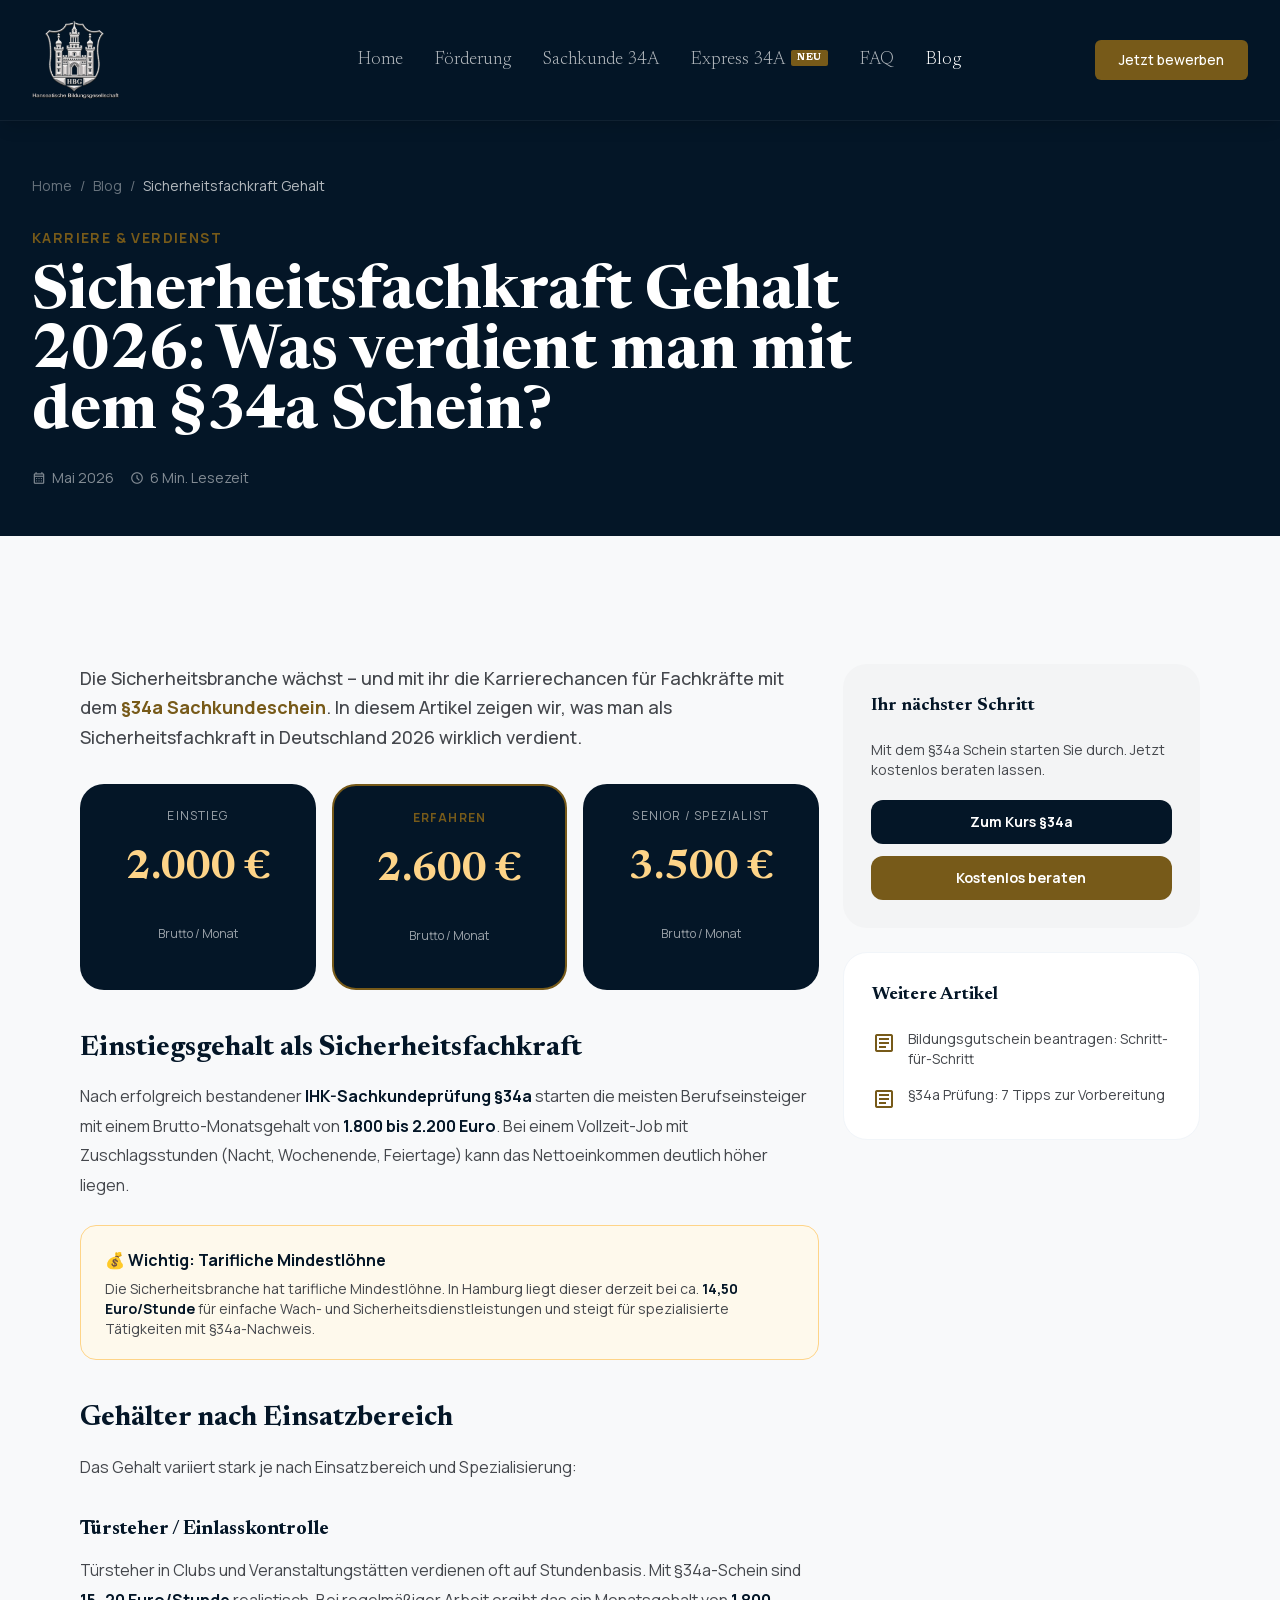
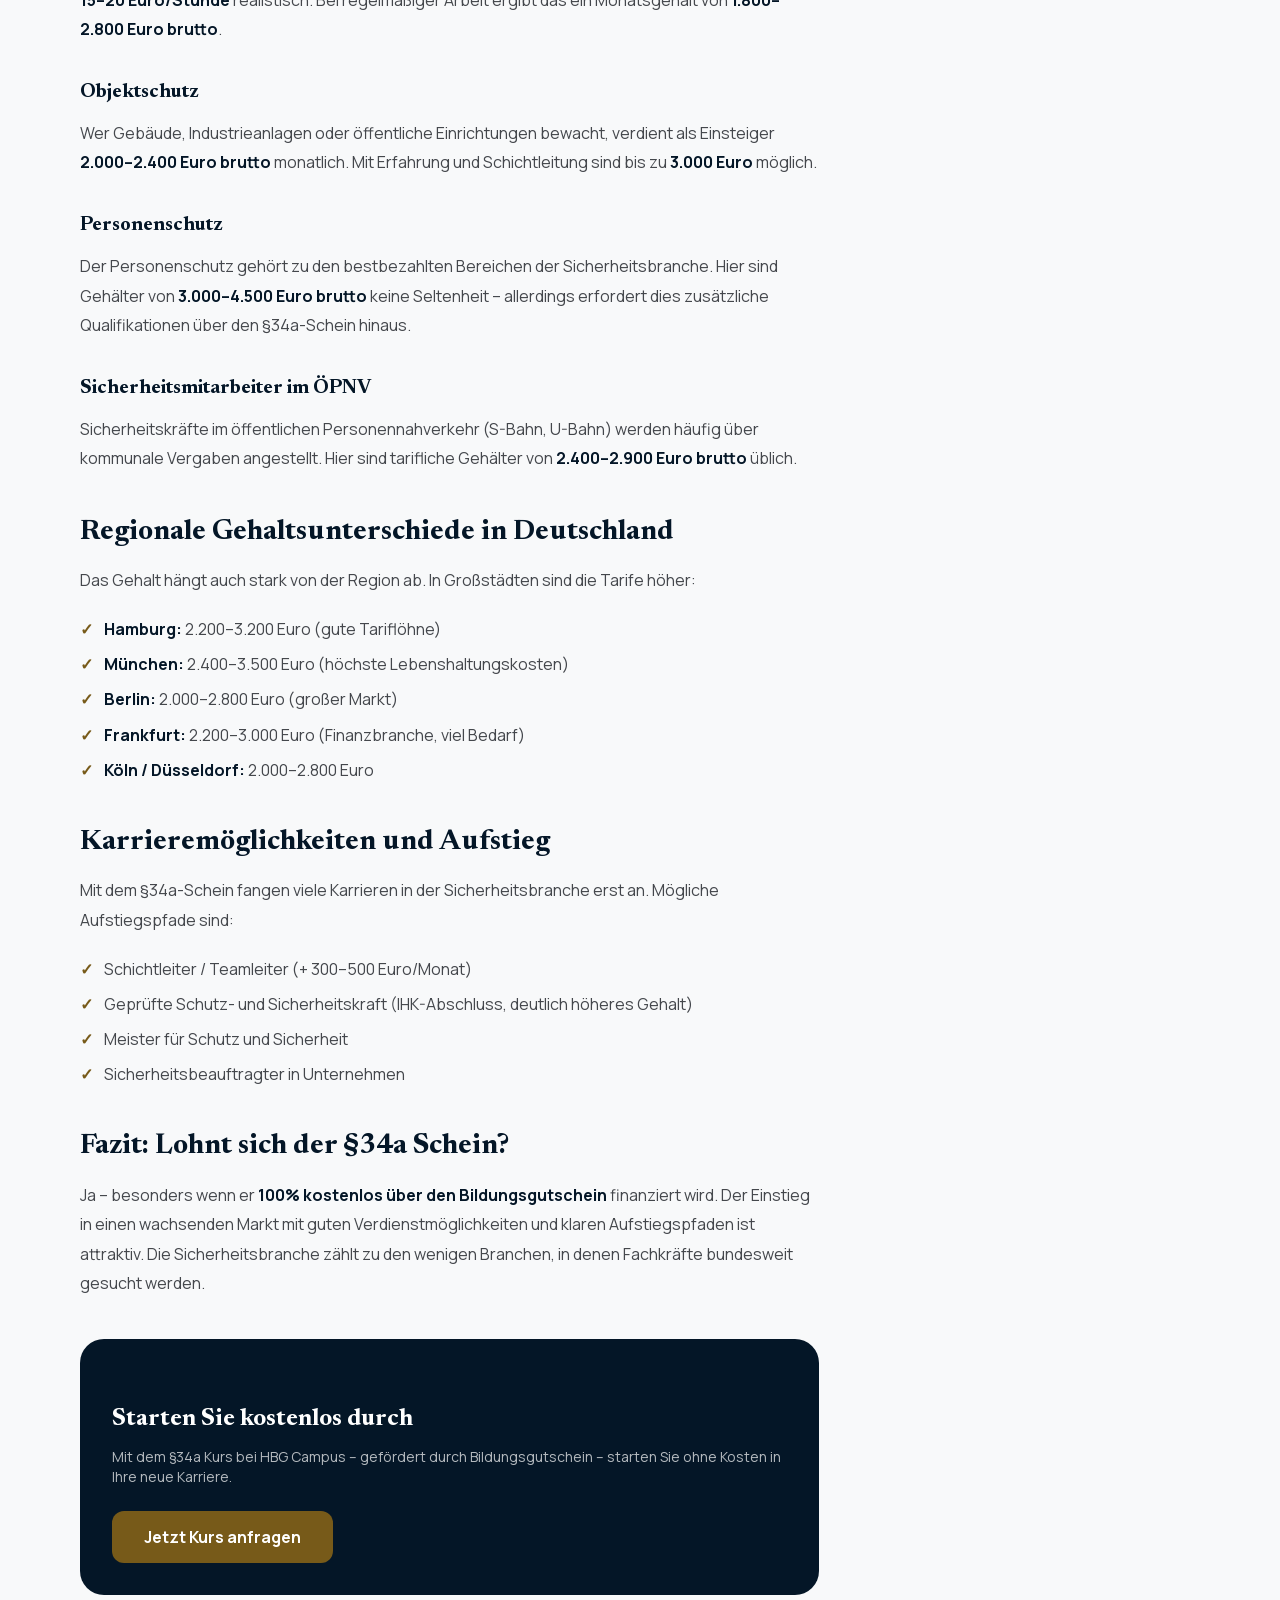
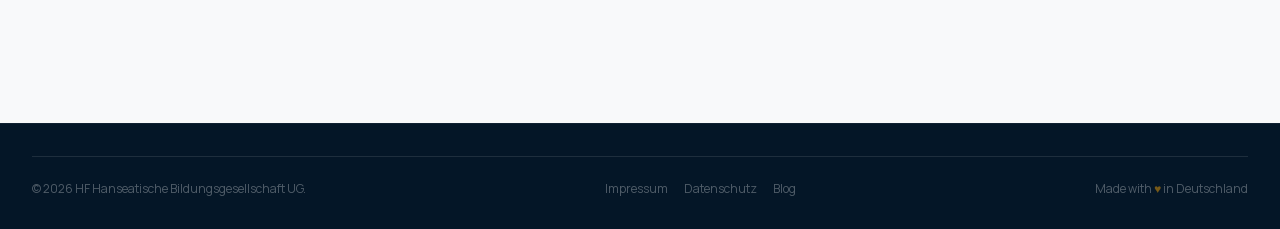
<file: blog-sicherheitsfachkraft-gehalt.html>
﻿<!DOCTYPE html><html lang="de"><head>
<meta charset="utf-8">
<link rel="icon" href="/favicon.png" type="image/png">
<meta content="width=device-width, initial-scale=1.0" name="viewport">
<title>Sicherheitsfachkraft Gehalt 2026: Was verdient man mit dem &sect;34a Schein? – HBG Campus</title>
<meta name="description" content="Sicherheitsfachkraft Gehalt 2026: Einstiegsgehalt, Erfahrungslohn, regionale Unterschiede. Was verdient ein T&uuml;rsteher, Objektschutz oder Personenschutz in Deutschland?">
<meta name="robots" content="index, follow">
<meta name="keywords" content="Sicherheitsfachkraft Gehalt, 34a Schein Gehalt, T&uuml;rsteher Gehalt, Personenschutz Gehalt, Objektschutz Gehalt, Sicherheit Berufe Verdienst, Sicherheitsbranche Lohn 2026">
<link rel="canonical" href="https://www.hbgcampus.de/blog-sicherheitsfachkraft-gehalt.html">
<meta property="og:type" content="article">
<meta property="og:url" content="https://www.hbgcampus.de/blog-sicherheitsfachkraft-gehalt.html">
<meta property="og:title" content="Sicherheitsfachkraft Gehalt 2026: Was verdient man mit dem §34a Schein?">
<meta property="og:description" content="Einstiegsgehalt, Erfahrungslohn, Branchenvergleich. Alles zum Gehalt in der Sicherheitsbranche.">
<meta property="og:image" content="https://www.hbgcampus.de/security_training_roleplay.png">
<meta property="og:locale" content="de_DE">
<meta property="og:site_name" content="HF Hanseatische Bildungsgesellschaft">
<link rel="preload" as="style" onload="this.onload=null;this.rel='stylesheet'" href="https://fonts.googleapis.com/css2?family=Material+Symbols+Outlined:wght,FILL@100..700,0..1&display=swap">
<style>
*,::before,::after{box-sizing:border-box;border-width:0;border-style:solid}
html{line-height:1.5;-webkit-text-size-adjust:100%;font-family:Manrope,ui-sans-serif,system-ui,sans-serif}
body{margin:0;background:#f8f9fa;color:#191c1d;-webkit-font-smoothing:antialiased}
header{position:fixed;top:0;width:100%;z-index:50;background:rgba(4,22,39,.98);backdrop-filter:blur(24px);border-bottom:1px solid rgba(255,255,255,.05);transition:all .8s cubic-bezier(.4,0,.2,1)}
.hanseatic-gradient{background:radial-gradient(circle at top right,#1a2b3c,#041627)}
section{display:block}main{display:block}
img{display:block;max-width:100%}
a{color:inherit;text-decoration:inherit}
</style>
<link rel="preload" href="hbg.css" as="style">
<link rel="stylesheet" href="hbg.css">
<script>tailwind.config={darkMode:"class",theme:{extend:{colors:{"primary":"#041627","secondary":"#775a19","surface":"#f8f9fa","surface-container-low":"#f3f4f5","on-surface":"#191c1d","on-surface-variant":"#44474c"},fontFamily:{"headline":["Newsreader"],"body":["Manrope"]}}}}</script>
<style>
    @font-face { font-display: swap; }
  .material-symbols-outlined{font-variation-settings:'FILL' 0,'wght' 400,'GRAD' 0,'opsz' 24;font-family:'Material Symbols Outlined'!important;}
  header{transition:all 0.8s cubic-bezier(0.4,0,0.2,1);}
  header.scrolled{background-color:rgba(255,255,255,0.7)!important;box-shadow:0 10px 30px -10px rgba(0,0,0,0.1)!important;}
  header.scrolled .nav-link{color:#041627!important;}
  header.scrolled .logo-light{opacity:0;}header.scrolled .logo-dark{opacity:1;}
  .logo-img{transition:opacity 0.8s;}
  #mobile-menu{transition:transform 0.5s;}#mobile-menu.open{transform:translateX(0);}
  #mobile-menu-btn{display:none!important;cursor:pointer;z-index:99999!important;background:rgba(255,255,255,0.1);border:none;padding:0;}
  @media(max-width:767px){#mobile-menu-btn{display:flex!important;border-radius:50%!important;width:44px!important;height:44px!important;align-items:center;justify-content:center;order:99;}}
  #mobile-menu-btn::before{content:'\e5d2';font-family:'Material Symbols Outlined'!important;font-size:28px;color:white;line-height:1;}
  #mobile-menu-btn.menu-open::before{content:'\e5cd';}
  header.scrolled #mobile-menu-btn::before{color:#041627!important;}
  .goog-te-banner-frame,.goog-te-balloon-frame{display:none!important;}body{top:0!important;}
  .skiptranslate>iframe{display:none!important;}#google_translate_element{display:none!important;}
  article h2{font-family:'Newsreader',serif;font-size:1.75rem;font-weight:700;color:#041627;margin-top:2.5rem;margin-bottom:1rem;line-height:1.3;}
  article h3{font-family:'Newsreader',serif;font-size:1.25rem;font-weight:700;color:#041627;margin-top:2rem;margin-bottom:0.75rem;}
  article p{margin-bottom:1.25rem;line-height:1.85;color:#44474c;}
  article ul{margin-bottom:1.25rem;padding-left:0;list-style:none;}
  article ul li{position:relative;padding-left:1.5rem;margin-bottom:0.5rem;color:#44474c;line-height:1.7;}
  article ul li::before{content:"✓";position:absolute;left:0;color:#775a19;font-weight:700;}
  article strong{color:#041627;}
  .salary-card{background:#041627;border-radius:1.5rem;padding:1.5rem;color:white;text-align:center;}
  .salary-card .amount{font-family:'Newsreader',serif;font-size:2.5rem;font-weight:700;color:#fed488;}
  .info-box{background:#fef9ec;border:1px solid #fed488;border-radius:1rem;padding:1.25rem 1.5rem;margin:1.5rem 0;}
        /* Hide Google Translate Toolbar */
        .VIpgJd-ZVi9od-ORHb-OEVmcd { display: none !important; }
        .goog-te-banner-frame { display: none !important; }
        body { top: 0 !important; }
        .goog-te-gadget-icon { display: none !important; }
    </style>
</head>
<body class="bg-surface text-on-surface font-body antialiased">
<header class="fixed top-0 w-full z-50 bg-[#041627]/98 backdrop-blur-xl shadow-lg border-b border-white/5 notranslate">
<div class="max-w-screen-2xl mx-auto flex justify-between items-center h-[80px] md:h-[120px] px-4 md:px-8">
<a class="flex items-center relative h-[55px] w-36 md:h-[80px] md:w-48" href="index.html">
<img alt="HBG Logo" class="h-full w-auto logo-img logo-light absolute inset-0 opacity-100" src="logo_light.webp" width="200" height="80">
<img alt="HBG Logo Dark" class="h-full w-auto logo-img logo-dark absolute inset-0 opacity-0" src="logo_dark.webp" width="200" height="80">
</a>
<nav class="hidden md:flex items-center space-x-8">
<a class="font-headline font-medium text-lg text-white/70 hover:text-secondary transition-all nav-link" href="index.html">Home</a>
<a class="font-headline font-medium text-lg text-white/70 hover:text-secondary transition-all nav-link" href="foerderung.html">F&ouml;rderung</a>
<a class="font-headline font-medium text-lg text-white/70 hover:text-secondary transition-all nav-link" href="sachkunde-34a.html">Sachkunde 34A</a>
<a class="font-headline font-medium text-lg leading-tight text-white/70 hover:text-secondary transition-all nav-link inline-flex items-center gap-1.5" href="expresskurs-34a.html">Express 34A<span class="bg-secondary text-white text-[9px] font-bold px-1.5 py-0.5 rounded-sm uppercase tracking-widest animate-pulse translate-y-[-2px]">Neu</span></a>
<a class="font-headline font-medium text-lg text-white/70 hover:text-secondary transition-all nav-link" href="faq.html">FAQ</a>
<a class="font-headline font-medium text-lg text-white hover:text-secondary transition-all nav-link" href="blog.html">Blog</a>
</nav>
<div class="flex items-center gap-3">
<a class="hidden md:inline-block bg-secondary text-white px-6 py-2.5 rounded-md font-medium text-sm hover:brightness-110 transition-all" href="beratung.html">Jetzt bewerben</a>
<button id="mobile-menu-btn" class="notranslate" aria-label="Toggle Navigation"></button>
</div>
</div>
</header>
<div id="mobile-menu" class="fixed inset-0 z-[55] bg-[#041627] flex flex-col items-center justify-center gap-6 translate-x-full md:hidden">
<a href="index.html" class="font-headline text-3xl md:text-4xl text-white/80 hover:text-secondary transition-colors">Home</a>
<a href="sachkunde-34a.html" class="font-headline text-3xl md:text-4xl text-white/80 hover:text-secondary transition-colors">Sachkunde 34A</a>
<a href="expresskurs-34a.html" class="font-headline text-3xl md:text-4xl text-white/80 hover:text-secondary transition-colors inline-flex items-center gap-2">Express 34A<span class="bg-secondary text-white text-[10px] font-bold px-2 py-0.5 rounded-sm uppercase tracking-widest animate-pulse">Neu</span></a>
<a href="blog.html" class="font-headline text-3xl md:text-4xl text-white hover:text-secondary transition-colors">Blog</a>
<div class="w-16 h-px bg-white/20 my-4"></div>
<a href="beratung.html" class="bg-secondary text-white px-10 py-4 rounded-md font-bold text-lg hover:brightness-110 transition-all">Jetzt bewerben</a>
</div>

<main>
<section class="pt-20 md:pt-44 pb-12 bg-[#041627] text-white">
  <div class="max-w-screen-xl mx-auto px-4 md:px-8">
    <nav class="flex items-center gap-2 text-white/40 text-sm mb-8" aria-label="Breadcrumb">
      <a href="index.html" class="hover:text-white">Home</a><span>/</span>
      <a href="blog.html" class="hover:text-white">Blog</a><span>/</span>
      <span class="text-white/70">Sicherheitsfachkraft Gehalt</span>
    </nav>
    <span class="font-bold text-secondary uppercase tracking-widest text-sm mb-4 block">Karriere &amp; Verdienst</span>
    <h1 class="font-headline text-3xl md:text-5xl lg:text-6xl font-bold text-white mb-6 leading-tight max-w-4xl">Sicherheitsfachkraft Gehalt 2026: Was verdient man mit dem &sect;34a Schein?</h1>
    <div class="flex items-center gap-4 text-white/50 text-sm">
      <span class="flex items-center gap-1.5"><span class="material-symbols-outlined text-sm" aria-hidden="true">calendar_month</span> Mai 2026</span>
      <span class="flex items-center gap-1.5"><span class="material-symbols-outlined text-sm" aria-hidden="true">schedule</span> 6 Min. Lesezeit</span>
    </div>
  </div>
</section>

<div class="max-w-screen-xl mx-auto px-4 md:px-8 py-12 md:py-20">
  <div class="grid grid-cols-1 lg:grid-cols-3 gap-6 md:p-12">
    <article class="lg:col-span-2">
      <p class="text-lg text-on-surface-variant leading-relaxed mb-8 font-medium">Die Sicherheitsbranche w&auml;chst &ndash; und mit ihr die Karrierechancen f&uuml;r Fachkr&auml;fte mit dem <a href="sachkunde-34a.html" class="text-secondary font-bold hover:underline">&sect;34a Sachkundeschein</a>. In diesem Artikel zeigen wir, was man als Sicherheitsfachkraft in Deutschland 2026 wirklich verdient.</p>

      <!-- Gehaltsübersicht -->
      <div class="grid grid-cols-1 sm:grid-cols-3 gap-4 my-8">
        <div class="salary-card">
          <p class="text-white/60 text-xs uppercase tracking-widest mb-2">Einstieg</p>
          <p class="amount">2.000&nbsp;&euro;</p>
          <p class="text-white/60 text-xs mt-1">Brutto / Monat</p>
        </div>
        <div class="salary-card border-2 border-secondary">
          <p class="text-secondary text-xs uppercase tracking-widest mb-2 font-bold">Erfahren</p>
          <p class="amount">2.600&nbsp;&euro;</p>
          <p class="text-white/60 text-xs mt-1">Brutto / Monat</p>
        </div>
        <div class="salary-card">
          <p class="text-white/60 text-xs uppercase tracking-widest mb-2">Senior / Spezialist</p>
          <p class="amount">3.500&nbsp;&euro;</p>
          <p class="text-white/60 text-xs mt-1">Brutto / Monat</p>
        </div>
      </div>

      <h2>Einstiegsgehalt als Sicherheitsfachkraft</h2>
      <p>Nach erfolgreich bestandener <strong>IHK-Sachkundepr&uuml;fung &sect;34a</strong> starten die meisten Berufseinsteiger mit einem Brutto-Monatsgehalt von <strong>1.800 bis 2.200 Euro</strong>. Bei einem Vollzeit-Job mit Zuschlagsstunden (Nacht, Wochenende, Feiertage) kann das Nettoeinkommen deutlich h&ouml;her liegen.</p>

      <div class="info-box">
        <p class="font-bold text-[#041627] mb-1">&#128176; Wichtig: Tarifliche Mindestl&ouml;hne</p>
        <p class="text-sm text-on-surface-variant mb-0">Die Sicherheitsbranche hat tarifliche Mindestl&ouml;hne. In Hamburg liegt dieser derzeit bei ca. <strong>14,50 Euro/Stunde</strong> f&uuml;r einfache Wach- und Sicherheitsdienstleistungen und steigt f&uuml;r spezialisierte T&auml;tigkeiten mit &sect;34a-Nachweis.</p>
      </div>

      <h2>Geh&auml;lter nach Einsatzbereich</h2>
      <p>Das Gehalt variiert stark je nach Einsatzbereich und Spezialisierung:</p>

      <h3>T&uuml;rsteher / Einlasskontrolle</h3>
      <p>T&uuml;rsteher in Clubs und Veranstaltungst&auml;tten verdienen oft auf Stundenbasis. Mit &sect;34a-Schein sind <strong>15&ndash;20 Euro/Stunde</strong> realistisch. Bei regelm&auml;&szlig;iger Arbeit ergibt das ein Monatsgehalt von <strong>1.800&ndash;2.800 Euro brutto</strong>.</p>

      <h3>Objektschutz</h3>
      <p>Wer Geb&auml;ude, Industrieanlagen oder &ouml;ffentliche Einrichtungen bewacht, verdient als Einsteiger <strong>2.000&ndash;2.400 Euro brutto</strong> monatlich. Mit Erfahrung und Schichtleitung sind bis zu <strong>3.000 Euro</strong> m&ouml;glich.</p>

      <h3>Personenschutz</h3>
      <p>Der Personenschutz geh&ouml;rt zu den bestbezahlten Bereichen der Sicherheitsbranche. Hier sind Geh&auml;lter von <strong>3.000&ndash;4.500 Euro brutto</strong> keine Seltenheit &ndash; allerdings erfordert dies zus&auml;tzliche Qualifikationen &uuml;ber den &sect;34a-Schein hinaus.</p>

      <h3>Sicherheitsmitarbeiter im &Ouml;PNV</h3>
      <p>Sicherheitskr&auml;fte im &ouml;ffentlichen Personennahverkehr (S-Bahn, U-Bahn) werden h&auml;ufig &uuml;ber kommunale Vergaben angestellt. Hier sind tarifliche Geh&auml;lter von <strong>2.400&ndash;2.900 Euro brutto</strong> &uuml;blich.</p>

      <h2>Regionale Gehaltsunterschiede in Deutschland</h2>
      <p>Das Gehalt h&auml;ngt auch stark von der Region ab. In Gro&szlig;st&auml;dten sind die Tarife h&ouml;her:</p>
      <ul>
        <li><strong>Hamburg:</strong> 2.200&ndash;3.200 Euro (gute Tarifl&ouml;hne)</li>
        <li><strong>M&uuml;nchen:</strong> 2.400&ndash;3.500 Euro (h&ouml;chste Lebenshaltungskosten)</li>
        <li><strong>Berlin:</strong> 2.000&ndash;2.800 Euro (gro&szlig;er Markt)</li>
        <li><strong>Frankfurt:</strong> 2.200&ndash;3.000 Euro (Finanzbranche, viel Bedarf)</li>
        <li><strong>K&ouml;ln / D&uuml;sseldorf:</strong> 2.000&ndash;2.800 Euro</li>
      </ul>

      <h2>Karrierem&ouml;glichkeiten und Aufstieg</h2>
      <p>Mit dem &sect;34a-Schein fangen viele Karrieren in der Sicherheitsbranche erst an. M&ouml;gliche Aufstiegspfade sind:</p>
      <ul>
        <li>Schichtleiter / Teamleiter (+ 300&ndash;500 Euro/Monat)</li>
        <li>Gepr&uuml;fte Schutz- und Sicherheitskraft (IHK-Abschluss, deutlich h&ouml;heres Gehalt)</li>
        <li>Meister f&uuml;r Schutz und Sicherheit</li>
        <li>Sicherheitsbeauftragter in Unternehmen</li>
      </ul>

      <h2>Fazit: Lohnt sich der &sect;34a Schein?</h2>
      <p>Ja &ndash; besonders wenn er <strong>100% kostenlos &uuml;ber den Bildungsgutschein</strong> finanziert wird. Der Einstieg in einen wachsenden Markt mit guten Verdienstm&ouml;glichkeiten und klaren Aufstiegspfaden ist attraktiv. Die Sicherheitsbranche z&auml;hlt zu den wenigen Branchen, in denen Fachkr&auml;fte bundesweit gesucht werden.</p>

      <div class="bg-[#041627] rounded-3xl p-5 md:p-8 text-white mt-10">
        <h3 class="font-headline text-2xl font-bold mb-3 text-white">Starten Sie kostenlos durch</h3>
        <p class="text-white/70 mb-6 text-sm">Mit dem &sect;34a Kurs bei HBG Campus &ndash; gef&ouml;rdert durch Bildungsgutschein &ndash; starten Sie ohne Kosten in Ihre neue Karriere.</p>
        <a href="beratung.html" class="inline-flex items-center gap-2 bg-secondary text-white px-8 py-3.5 rounded-full font-bold hover:brightness-110 transition-all">Jetzt Kurs anfragen</a>
      </div>
    </article>

    <aside class="lg:col-span-1 space-y-6">
      <div class="bg-surface-container-low rounded-3xl p-7 sticky top-32">
        <h3 class="font-headline text-lg font-bold text-primary mb-5">Ihr n&auml;chster Schritt</h3>
        <p class="text-sm text-on-surface-variant mb-5">Mit dem &sect;34a Schein starten Sie durch. Jetzt kostenlos beraten lassen.</p>
        <a href="sachkunde-34a.html" class="block w-full text-center bg-primary text-white px-6 py-3 rounded-full font-bold text-sm hover:brightness-110 transition-all mb-3">Zum Kurs &sect;34a</a>
        <a href="beratung.html" class="block w-full text-center bg-secondary text-white px-6 py-3 rounded-full font-bold text-sm hover:brightness-110 transition-all">Kostenlos beraten</a>
      </div>
      <div class="bg-white rounded-3xl p-7 border border-slate-100">
        <h3 class="font-headline text-lg font-bold text-primary mb-5">Weitere Artikel</h3>
        <div class="space-y-4">
          <a href="blog-bildungsgutschein-beantragen.html" class="flex gap-3 group">
            <span class="material-symbols-outlined text-secondary mt-0.5" aria-hidden="true">article</span>
            <span class="text-sm text-on-surface-variant group-hover:text-secondary transition-colors">Bildungsgutschein beantragen: Schritt-f&uuml;r-Schritt</span>
          </a>
          <a href="blog-34a-pruefung-tipps.html" class="flex gap-3 group">
            <span class="material-symbols-outlined text-secondary mt-0.5" aria-hidden="true">article</span>
            <span class="text-sm text-on-surface-variant group-hover:text-secondary transition-colors">&sect;34a Pr&uuml;fung: 7 Tipps zur Vorbereitung</span>
          </a>
        </div>
      </div>
    </aside>
  </div>
</div>
</main>

<footer class="bg-primary pt-8 pb-8 text-white border-t border-white/5">
<div class="max-w-screen-2xl mx-auto px-4 md:px-8">
  <div class="border-t border-white/10 pt-6 flex flex-col sm:flex-row justify-between items-center gap-3 text-xs text-white/30">
    <span>&#169; 2026 HF Hanseatische Bildungsgesellschaft UG.</span>
    <div class="flex gap-4"><a href="impressum.html" class="hover:text-white">Impressum</a><a href="datenschutz.html" class="hover:text-white">Datenschutz</a><a href="blog.html" class="hover:text-white">Blog</a></div>
    <span>Made with <span class="text-secondary">&#9829;</span> in Deutschland</span>
  </div>
</div>
</footer>
<script>
const header=document.querySelector('header');
window.addEventListener('scroll',()=>header.classList.toggle('scrolled',window.scrollY>50));
const btn=document.getElementById('mobile-menu-btn'),menu=document.getElementById('mobile-menu');
btn.addEventListener('click',()=>{const o=menu.classList.toggle('open');btn.classList.toggle('menu-open',o);document.body.style.overflow=o?'hidden':'';});
</script>
<script type="application/ld+json">
{"@context":"https://schema.org","@type":"Article","headline":"Sicherheitsfachkraft Gehalt 2026: Was verdient man mit dem §34a Schein?","description":"Einstiegsgehalt, Erfahrungslohn, regionale Unterschiede. Was verdient man als Sicherheitsfachkraft in Deutschland?","url":"https://www.hbgcampus.de/blog-sicherheitsfachkraft-gehalt.html","datePublished":"2026-05-03","dateModified":"2026-05-03","author":{"@type":"Organization","name":"HF Hanseatische Bildungsgesellschaft UG","url":"https://www.hbgcampus.de"},"publisher":{"@type":"Organization","name":"HF Hanseatische Bildungsgesellschaft UG","logo":{"@type":"ImageObject","url":"https://www.hbgcampus.de/logo_light.png"}},"breadcrumb":{"@type":"BreadcrumbList","itemListElement":[{"@type":"ListItem","position":1,"name":"Startseite","item":"https://www.hbgcampus.de/"},{"@type":"ListItem","position":2,"name":"Blog","item":"https://www.hbgcampus.de/blog.html"},{"@type":"ListItem","position":3,"name":"Sicherheitsfachkraft Gehalt","item":"https://www.hbgcampus.de/blog-sicherheitsfachkraft-gehalt.html"}]}}
</script>
</body></html>
</file>
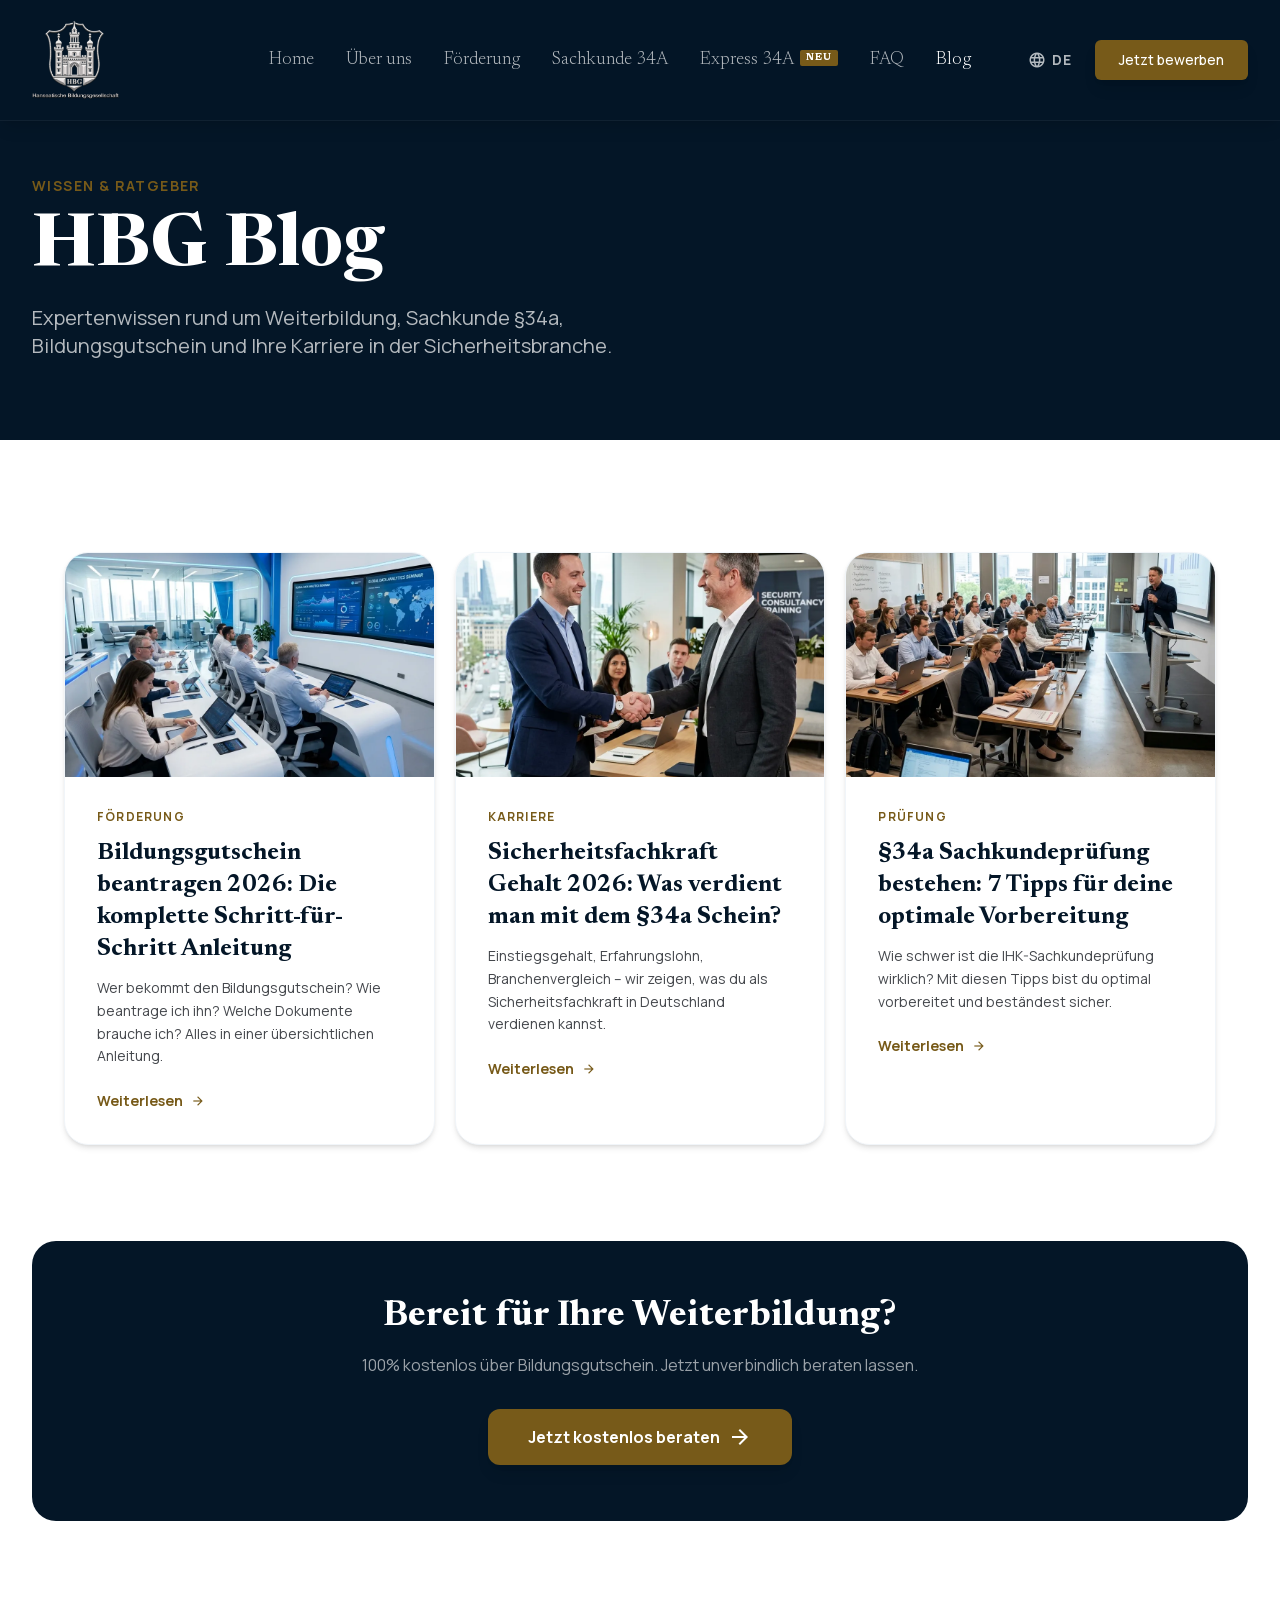
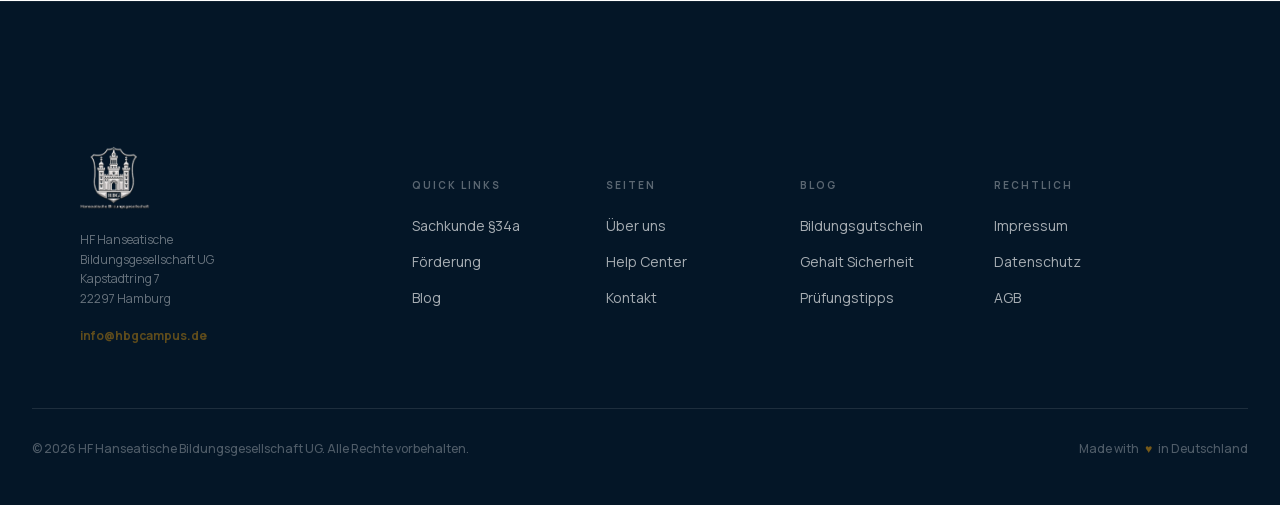
<file: blog.html>
﻿<!DOCTYPE html><html lang="de"><head>
<meta charset="utf-8">
<link rel="icon" href="/favicon.png" type="image/png">
<meta content="width=device-width, initial-scale=1.0" name="viewport">

<!-- SEO: Title & Meta -->
<title>Blog | Ratgeber Weiterbildung, Sachkunde §34a & Bildungsgutschein – HBG Campus</title>
<meta name="description" content="Ratgeber & Tipps rund um Sachkunde §34a, Bildungsgutschein beantragen, Sicherheitsfachkraft Gehalt und kostenlose Weiterbildung. Vom AZAV-zertifizierten Bildungsträger HBG Campus.">
<meta name="robots" content="index, follow">
<meta name="keywords" content="Weiterbildung Ratgeber, Sachkunde 34a Tipps, Bildungsgutschein beantragen, Sicherheitsfachkraft Gehalt, 34a Prüfung Vorbereitung, Blog Weiterbildung Deutschland">
<link rel="canonical" href="https://www.hbgcampus.de/blog.html">

<!-- Open Graph -->
<meta property="og:type" content="website">
<meta property="og:url" content="https://www.hbgcampus.de/blog.html">
<meta property="og:title" content="Blog | Ratgeber Weiterbildung & Sachkunde §34a – HBG Campus">
<meta property="og:description" content="Ratgeber & Tipps rund um Sachkunde §34a, Bildungsgutschein und kostenlose Weiterbildung in Deutschland.">
<meta property="og:image" content="https://www.hbgcampus.de/modern_high_tech_classroom.png">
<meta property="og:locale" content="de_DE">
<meta property="og:site_name" content="HF Hanseatische Bildungsgesellschaft">

<!-- Preconnect -->
<link rel="preload" as="style" onload="this.onload=null;this.rel='stylesheet'" href="https://fonts.googleapis.com/css2?family=Material+Symbols+Outlined:wght,FILL@100..700,0..1&display=swap">
<style>
*,::before,::after{box-sizing:border-box;border-width:0;border-style:solid}
html{line-height:1.5;-webkit-text-size-adjust:100%;font-family:Manrope,ui-sans-serif,system-ui,sans-serif}
body{margin:0;background:#f8f9fa;color:#191c1d;-webkit-font-smoothing:antialiased}
header{position:fixed;top:0;width:100%;z-index:50;background:rgba(4,22,39,.98);backdrop-filter:blur(24px);border-bottom:1px solid rgba(255,255,255,.05);transition:all .8s cubic-bezier(.4,0,.2,1)}
.hanseatic-gradient{background:radial-gradient(circle at top right,#1a2b3c,#041627)}
section{display:block}main{display:block}
img{display:block;max-width:100%}
a{color:inherit;text-decoration:inherit}
</style>
<link rel="preload" href="hbg.css" as="style">
<link rel="stylesheet" href="hbg.css">

<style>
    @font-face { font-display: swap; }
  .material-symbols-outlined { font-variation-settings: 'FILL' 0, 'wght' 400, 'GRAD' 0, 'opsz' 24; font-family: 'Material Symbols Outlined' !important; }
  header { transition: all 0.8s cubic-bezier(0.4, 0, 0.2, 1); }
  header.scrolled { background-color: rgba(255,255,255,0.7) !important; border-bottom-color: rgba(0,0,0,0.05) !important; box-shadow: 0 10px 30px -10px rgba(0,0,0,0.1) !important; }
  header.scrolled .nav-link { color: #041627 !important; }
  header.scrolled .nav-link:hover { color: #775a19 !important; }
  header.scrolled .logo-light { opacity: 0; }
  header.scrolled .logo-dark { opacity: 1; }
  .logo-img { transition: opacity 0.8s cubic-bezier(0.4, 0, 0.2, 1); }
  #mobile-menu { transition: transform 0.5s cubic-bezier(0.4, 0, 0.2, 1); }
  #mobile-menu.open { transform: translateX(0); }
  #mobile-menu-btn { display: none !important; cursor: pointer; z-index: 99999 !important; visibility: visible !important; opacity: 1 !important; background: rgba(255,255,255,0.1); border: none; padding: 0; }
  @media (max-width: 767px) { #mobile-menu-btn { display: flex !important; border-radius: 50% !important; width: 44px !important; height: 44px !important; align-items: center; justify-content: center; order: 99; } }
  #mobile-menu-btn::before { content: '\e5d2'; font-family: 'Material Symbols Outlined' !important; font-variation-settings: 'FILL' 0, 'wght' 400, 'GRAD' 0, 'opsz' 24; font-size: 28px; color: white; line-height: 1; }
  #mobile-menu-btn.menu-open::before { content: '\e5cd'; }
  header.scrolled #mobile-menu-btn::before { color: #041627 !important; }
  header.scrolled #mobile-menu-btn { background: rgba(0,0,0,0.05) !important; }
  .goog-te-banner-frame, .goog-te-balloon-frame { display: none !important; }
  body { top: 0px !important; }
  .skiptranslate > iframe { display: none !important; }
  #google_translate_element { display: none !important; }
  #lang-dropdown { animation: langFadeIn 0.18s ease; }
  @keyframes langFadeIn { from { opacity: 0; transform: translateY(-6px) scale(0.98); } to { opacity: 1; transform: translateY(0) scale(1); } }
  header.scrolled #lang-btn { color: #041627 !important; }
  .blog-card:hover .blog-img { transform: scale(1.05); }
  .blog-img { transition: transform 0.7s cubic-bezier(0.4, 0, 0.2, 1); }
        /* Hide Google Translate Toolbar */
        .VIpgJd-ZVi9od-ORHb-OEVmcd { display: none !important; }
        .goog-te-banner-frame { display: none !important; }
        body { top: 0 !important; }
        .goog-te-gadget-icon { display: none !important; }
    </style>
</head>
<body class="bg-surface text-on-surface font-body antialiased">
<header class="fixed top-0 w-full z-50 bg-[#041627]/98 backdrop-blur-xl shadow-lg border-b border-white/5 notranslate">
<div class="max-w-screen-2xl mx-auto flex justify-between items-center h-[80px] md:h-[120px] px-4 md:px-8">
<a class="flex items-center relative h-[55px] w-36 md:h-[80px] md:w-48" href="index.html">
<img alt="HBG Logo" class="h-full w-auto logo-img logo-light absolute inset-0 opacity-100" src="logo_light.webp" width="200" height="80">
<img alt="HBG Logo Dark" class="h-full w-auto logo-img logo-dark absolute inset-0 opacity-0" src="logo_dark.webp" width="200" height="80">
</a>
<nav class="hidden md:flex items-center space-x-8">
<a class="font-headline font-medium text-lg text-white/70 hover:text-secondary transition-all nav-link" href="index.html">Home</a>
<a class="font-headline font-medium text-lg text-white/70 hover:text-secondary transition-all nav-link" href="ueber-uns.html">&Uuml;ber uns</a>
<a class="font-headline font-medium text-lg text-white/70 hover:text-secondary transition-all nav-link" href="foerderung.html">F&ouml;rderung</a>
<a class="font-headline font-medium text-lg text-white/70 hover:text-secondary transition-all nav-link" href="sachkunde-34a.html">Sachkunde 34A</a>
<a class="font-headline font-medium text-lg leading-tight text-white/70 hover:text-secondary transition-all nav-link inline-flex items-center gap-1.5" href="expresskurs-34a.html">Express 34A<span class="bg-secondary text-white text-[9px] font-bold px-1.5 py-0.5 rounded-sm uppercase tracking-widest animate-pulse translate-y-[-2px]">Neu</span></a>
<a class="font-headline font-medium text-lg text-white/70 hover:text-secondary transition-all nav-link" href="faq.html">FAQ</a>
<a class="font-headline font-medium text-lg text-white hover:text-secondary transition-all nav-link" href="blog.html">Blog</a>
</nav>
<div class="flex items-center gap-3">
<div class="relative" id="lang-switcher-wrap">
  <button id="lang-btn" onclick="toggleLangMenu(event)" class="flex items-center gap-1.5 px-3 py-2 rounded-full text-white/70 hover:text-white transition-all duration-200" aria-label="Sprache w&auml;hlen">
    <span class="material-symbols-outlined text-[18px]" aria-hidden="true">language</span>
    <span class="text-sm font-bold tracking-wide" id="lang-btn-label">DE</span>
  </button>
  <div id="lang-dropdown" class="hidden absolute right-0 top-[calc(100%+12px)] bg-white rounded-3xl shadow-2xl p-4 w-[280px] z-[200] border border-slate-100">
    <p class="text-[10px] font-bold uppercase tracking-[0.2em] text-slate-400 mb-4">Sprache w&#228;hlen</p>
    <div class="grid grid-cols-5 gap-1">
      <button onclick="setLang('de','DE')" class="lang-opt flex flex-col items-center p-2.5 rounded-2xl hover:bg-slate-50 transition-colors group"><span class="font-bold text-sm text-[#041627]">DE</span><span class="text-[10px] text-slate-400 mt-0.5">Deutsch</span></button>
      <button onclick="setLang('en','EN')" class="lang-opt flex flex-col items-center p-2.5 rounded-2xl hover:bg-slate-50 transition-colors group"><span class="font-bold text-sm text-[#041627]">EN</span><span class="text-[10px] text-slate-400 mt-0.5">English</span></button>
      <button onclick="setLang('ar','AR')" class="lang-opt flex flex-col items-center p-2.5 rounded-2xl hover:bg-slate-50 transition-colors group"><span class="font-bold text-sm text-[#041627]">AR</span><span class="text-[10px] text-slate-400 mt-0.5">Arabisch</span></button>
      <button onclick="setLang('tr','TR')" class="lang-opt flex flex-col items-center p-2.5 rounded-2xl hover:bg-slate-50 transition-colors group"><span class="font-bold text-sm text-[#041627]">TR</span><span class="text-[10px] text-slate-400 mt-0.5">T&#252;rkisch</span></button>
      <button onclick="setLang('ru','RU')" class="lang-opt flex flex-col items-center p-2.5 rounded-2xl hover:bg-slate-50 transition-colors group"><span class="font-bold text-sm text-[#041627]">RU</span><span class="text-[10px] text-slate-400 mt-0.5">Russisch</span></button>
    </div>
  </div>
</div>
<a class="hidden md:inline-block bg-secondary text-white px-6 py-2.5 rounded-md font-medium text-sm hover:brightness-110 transition-all shadow-lg" href="beratung.html">Jetzt bewerben</a>
<button id="mobile-menu-btn" class="notranslate" translate="no" aria-label="Toggle Navigation"></button>
</div>
</div>
</header>
<div id="mobile-menu" class="fixed inset-0 z-[55] bg-[#041627] flex flex-col items-center justify-center gap-6 translate-x-full md:hidden notranslate">
<a href="index.html" class="font-headline text-3xl md:text-4xl text-white/80 hover:text-secondary transition-colors">Home</a>
<a href="ueber-uns.html" class="font-headline text-3xl md:text-4xl text-white/80 hover:text-secondary transition-colors">&Uuml;ber uns</a>
<a href="foerderung.html" class="font-headline text-3xl md:text-4xl text-white/80 hover:text-secondary transition-colors">F&ouml;rderung</a>
<a href="sachkunde-34a.html" class="font-headline text-3xl md:text-4xl text-white/80 hover:text-secondary transition-colors">Sachkunde 34A</a>
<a href="expresskurs-34a.html" class="font-headline text-3xl md:text-4xl text-white/80 hover:text-secondary transition-colors inline-flex items-center gap-2">Express 34A<span class="bg-secondary text-white text-[10px] font-bold px-2 py-0.5 rounded-sm uppercase tracking-widest animate-pulse">Neu</span></a>
<a href="faq.html" class="font-headline text-3xl md:text-4xl text-white/80 hover:text-secondary transition-colors">FAQ</a>
<a href="blog.html" class="font-headline text-3xl md:text-4xl text-white hover:text-secondary transition-colors">Blog</a>
<div class="w-16 h-px bg-white/20 my-4"></div>
<a href="beratung.html" class="bg-secondary text-white px-10 py-4 rounded-md font-bold text-lg hover:brightness-110 transition-all shadow-xl">Jetzt bewerben</a>
</div>

<main>
<!-- Hero -->
<section class="pt-20 md:pt-44 pb-12 md:pb-20 bg-[#041627] text-white">
  <div class="max-w-screen-xl mx-auto px-4 md:px-8">
    <span class="font-bold text-secondary uppercase tracking-widest text-sm mb-4 block">Wissen &amp; Ratgeber</span>
    <h1 class="font-headline text-3xl md:text-4xl md:text-6xl lg:text-7xl font-bold text-white mb-5 leading-tight">HBG Blog</h1>
    <p class="text-white/70 text-base md:text-xl max-w-2xl leading-relaxed">Expertenwissen rund um Weiterbildung, Sachkunde &sect;34a, Bildungsgutschein und Ihre Karriere in der Sicherheitsbranche.</p>
  </div>
</section>

<!-- Blog Grid -->
<section class="py-14 md:py-20 bg-white">
  <div class="max-w-screen-xl mx-auto px-4 md:px-8">
    <div class="grid grid-cols-1 md:grid-cols-3 gap-5 md:p-8">

      <!-- Artikel 1 -->
      <a href="blog-bildungsgutschein-beantragen.html" class="blog-card group block bg-white rounded-3xl overflow-hidden shadow-md hover:shadow-2xl transition-all duration-500 hover:-translate-y-1 border border-slate-100">
        <div class="h-56 overflow-hidden bg-slate-100">
          <img src="modern_high_tech_classroom.webp" alt="Bildungsgutschein beantragen 2026" class="blog-img w-full h-full object-cover" loading="lazy">
        </div>
        <div class="p-5 md:p-8">
          <span class="text-xs font-bold uppercase tracking-widest text-secondary mb-3 block">F&ouml;rderung</span>
          <h2 class="font-headline text-xl md:text-2xl text-primary font-bold mb-3 leading-tight group-hover:text-secondary transition-colors">Bildungsgutschein beantragen 2026: Die komplette Schritt-f&uuml;r-Schritt Anleitung</h2>
          <p class="text-on-surface-variant text-sm leading-relaxed mb-5">Wer bekommt den Bildungsgutschein? Wie beantrage ich ihn? Welche Dokumente brauche ich? Alles in einer &uuml;bersichtlichen Anleitung.</p>
          <span class="inline-flex items-center gap-2 text-secondary text-sm font-bold">Weiterlesen <span class="material-symbols-outlined text-sm" aria-hidden="true">arrow_forward</span></span>
        </div>
      </a>

      <!-- Artikel 2 -->
      <a href="blog-sicherheitsfachkraft-gehalt.html" class="blog-card group block bg-white rounded-3xl overflow-hidden shadow-md hover:shadow-2xl transition-all duration-500 hover:-translate-y-1 border border-slate-100">
        <div class="h-56 overflow-hidden bg-slate-100">
          <img src="security_training_roleplay.webp" alt="Sicherheitsfachkraft Gehalt 2026" class="blog-img w-full h-full object-cover" loading="lazy">
        </div>
        <div class="p-5 md:p-8">
          <span class="text-xs font-bold uppercase tracking-widest text-secondary mb-3 block">Karriere</span>
          <h2 class="font-headline text-xl md:text-2xl text-primary font-bold mb-3 leading-tight group-hover:text-secondary transition-colors">Sicherheitsfachkraft Gehalt 2026: Was verdient man mit dem &sect;34a Schein?</h2>
          <p class="text-on-surface-variant text-sm leading-relaxed mb-5">Einstiegsgehalt, Erfahrungslohn, Branchenvergleich &ndash; wir zeigen, was du als Sicherheitsfachkraft in Deutschland verdienen kannst.</p>
          <span class="inline-flex items-center gap-2 text-secondary text-sm font-bold">Weiterlesen <span class="material-symbols-outlined text-sm" aria-hidden="true">arrow_forward</span></span>
        </div>
      </a>

      <!-- Artikel 3 -->
      <a href="blog-34a-pruefung-tipps.html" class="blog-card group block bg-white rounded-3xl overflow-hidden shadow-md hover:shadow-2xl transition-all duration-500 hover:-translate-y-1 border border-slate-100">
        <div class="h-56 overflow-hidden bg-slate-100">
          <img src="students_learning.webp" alt="34a Prüfung Tipps" class="blog-img w-full h-full object-cover" loading="lazy">
        </div>
        <div class="p-5 md:p-8">
          <span class="text-xs font-bold uppercase tracking-widest text-secondary mb-3 block">Pr&uuml;fung</span>
          <h2 class="font-headline text-xl md:text-2xl text-primary font-bold mb-3 leading-tight group-hover:text-secondary transition-colors">&sect;34a Sachkundepr&uuml;fung bestehen: 7 Tipps f&uuml;r deine optimale Vorbereitung</h2>
          <p class="text-on-surface-variant text-sm leading-relaxed mb-5">Wie schwer ist die IHK-Sachkundepr&uuml;fung wirklich? Mit diesen Tipps bist du optimal vorbereitet und best&auml;ndest sicher.</p>
          <span class="inline-flex items-center gap-2 text-secondary text-sm font-bold">Weiterlesen <span class="material-symbols-outlined text-sm" aria-hidden="true">arrow_forward</span></span>
        </div>
      </a>

    </div>

    <!-- CTA -->
    <div class="mt-16 bg-[#041627] rounded-3xl p-5 md:p-10 md:p-14 text-center">
      <h2 class="font-headline text-3xl md:text-4xl text-white font-bold mb-4">Bereit f&uuml;r Ihre Weiterbildung?</h2>
      <p class="text-white/60 mb-8 max-w-xl mx-auto">100% kostenlos &uuml;ber Bildungsgutschein. Jetzt unverbindlich beraten lassen.</p>
      <a href="beratung.html" class="inline-flex items-center gap-2 bg-secondary text-white px-10 py-4 rounded-full font-bold hover:brightness-110 transition-all shadow-lg">Jetzt kostenlos beraten <span class="material-symbols-outlined" aria-hidden="true">arrow_forward</span></a>
    </div>
  </div>
</section>
</main>

<footer class="bg-primary pt-16 md:pt-24 pb-8 md:pb-12 text-white border-t border-white/5">
<div class="max-w-screen-2xl mx-auto px-4 md:px-8">
  <div class="flex flex-col lg:flex-row gap-6 md:p-12 lg:gap-20 pb-12 md:pb-16">
    <div class="flex flex-col gap-5 lg:min-w-[220px]">
      <a href="index.html" class="inline-block"><img alt="HBG Logo" class="h-14 md:h-16 w-auto" src="logo_light.webp" width="200" height="80"></a>
      <p class="text-white/40 text-xs leading-relaxed max-w-[200px]">HF Hanseatische Bildungsgesellschaft UG<br>Kapstadtring 7<br>22297 Hamburg</p>
      <a href="mailto:info@hbgcampus.de" class="text-secondary/80 hover:text-secondary text-xs font-bold transition-colors">info@hbgcampus.de</a>
    </div>
    <div class="grid grid-cols-1 md:grid-cols-2 md:grid-cols-4 gap-5 md:p-8 flex-1">
      <div>
        <h4 class="font-bold text-[10px] uppercase tracking-[0.2em] text-white/35 mb-5">Quick Links</h4>
        <ul class="space-y-3">
          <li><a href="sachkunde-34a.html" class="text-sm text-white/65 hover:text-secondary transition-colors">Sachkunde &sect;34a</a></li>
          <li><a href="foerderung.html" class="text-sm text-white/65 hover:text-secondary transition-colors">F&ouml;rderung</a></li>
          <li><a href="blog.html" class="text-sm text-white/65 hover:text-secondary transition-colors">Blog</a></li>
        </ul>
      </div>
      <div>
        <h4 class="font-bold text-[10px] uppercase tracking-[0.2em] text-white/35 mb-5">Seiten</h4>
        <ul class="space-y-3">
          <li><a href="ueber-uns.html" class="text-sm text-white/65 hover:text-secondary transition-colors">&Uuml;ber uns</a></li>
          <li><a href="faq.html" class="text-sm text-white/65 hover:text-secondary transition-colors">Help Center</a></li>
          <li><a href="beratung.html" class="text-sm text-white/65 hover:text-secondary transition-colors">Kontakt</a></li>
        </ul>
      </div>
      <div>
        <h4 class="font-bold text-[10px] uppercase tracking-[0.2em] text-white/35 mb-5">Blog</h4>
        <ul class="space-y-3">
          <li><a href="blog-bildungsgutschein-beantragen.html" class="text-sm text-white/65 hover:text-secondary transition-colors">Bildungsgutschein</a></li>
          <li><a href="blog-sicherheitsfachkraft-gehalt.html" class="text-sm text-white/65 hover:text-secondary transition-colors">Gehalt Sicherheit</a></li>
          <li><a href="blog-34a-pruefung-tipps.html" class="text-sm text-white/65 hover:text-secondary transition-colors">Pr&uuml;fungstipps</a></li>
        </ul>
      </div>
      <div>
        <h4 class="font-bold text-[10px] uppercase tracking-[0.2em] text-white/35 mb-5">Rechtlich</h4>
        <ul class="space-y-3">
          <li><a href="impressum.html" class="text-sm text-white/65 hover:text-secondary transition-colors">Impressum</a></li>
          <li><a href="datenschutz.html" class="text-sm text-white/65 hover:text-secondary transition-colors">Datenschutz</a></li>
          <li><a href="agb.html" class="text-sm text-white/65 hover:text-secondary transition-colors">AGB</a></li>
        </ul>
      </div>
    </div>
  </div>
  <div class="border-t border-white/10 pt-6 md:pt-8 flex flex-col sm:flex-row justify-between items-center gap-3 text-xs font-medium text-white/30">
    <span>&#169; 2026 HF Hanseatische Bildungsgesellschaft UG. Alle Rechte vorbehalten.</span>
    <span class="flex items-center gap-1.5">Made with <span class="text-secondary">&#9829;</span> in Deutschland</span>
  </div>
</div>
</footer>
<script>
const header = document.querySelector('header');
window.addEventListener('scroll', () => { header.classList.toggle('scrolled', window.scrollY > 50); });
const mobileMenuBtn = document.getElementById('mobile-menu-btn');
const mobileMenu = document.getElementById('mobile-menu');
mobileMenuBtn.addEventListener('click', () => { const isOpen = mobileMenu.classList.toggle('open'); mobileMenuBtn.classList.toggle('menu-open', isOpen); document.body.style.overflow = isOpen ? 'hidden' : ''; });
mobileMenu.querySelectorAll('a').forEach(link => link.addEventListener('click', () => { mobileMenu.classList.remove('open'); mobileMenuBtn.classList.remove('menu-open'); document.body.style.overflow = ''; }));
function toggleLangMenu(e) { e.stopPropagation(); document.getElementById('lang-dropdown').classList.toggle('hidden'); }
document.addEventListener('click', () => document.getElementById('lang-dropdown').classList.add('hidden'));
</script>
<script src="translations.js" defer></script>
<script type="application/ld+json">
{"@context":"https://schema.org","@type":"Blog","name":"HBG Campus Blog","url":"https://www.hbgcampus.de/blog.html","description":"Ratgeber und Tipps rund um Weiterbildung, Sachkunde §34a und Bildungsgutschein.","publisher":{"@type":"EducationalOrganization","name":"HF Hanseatische Bildungsgesellschaft UG","url":"https://www.hbgcampus.de","telephone":"+4915792624337"}}
</script>
</body></html>
</file>
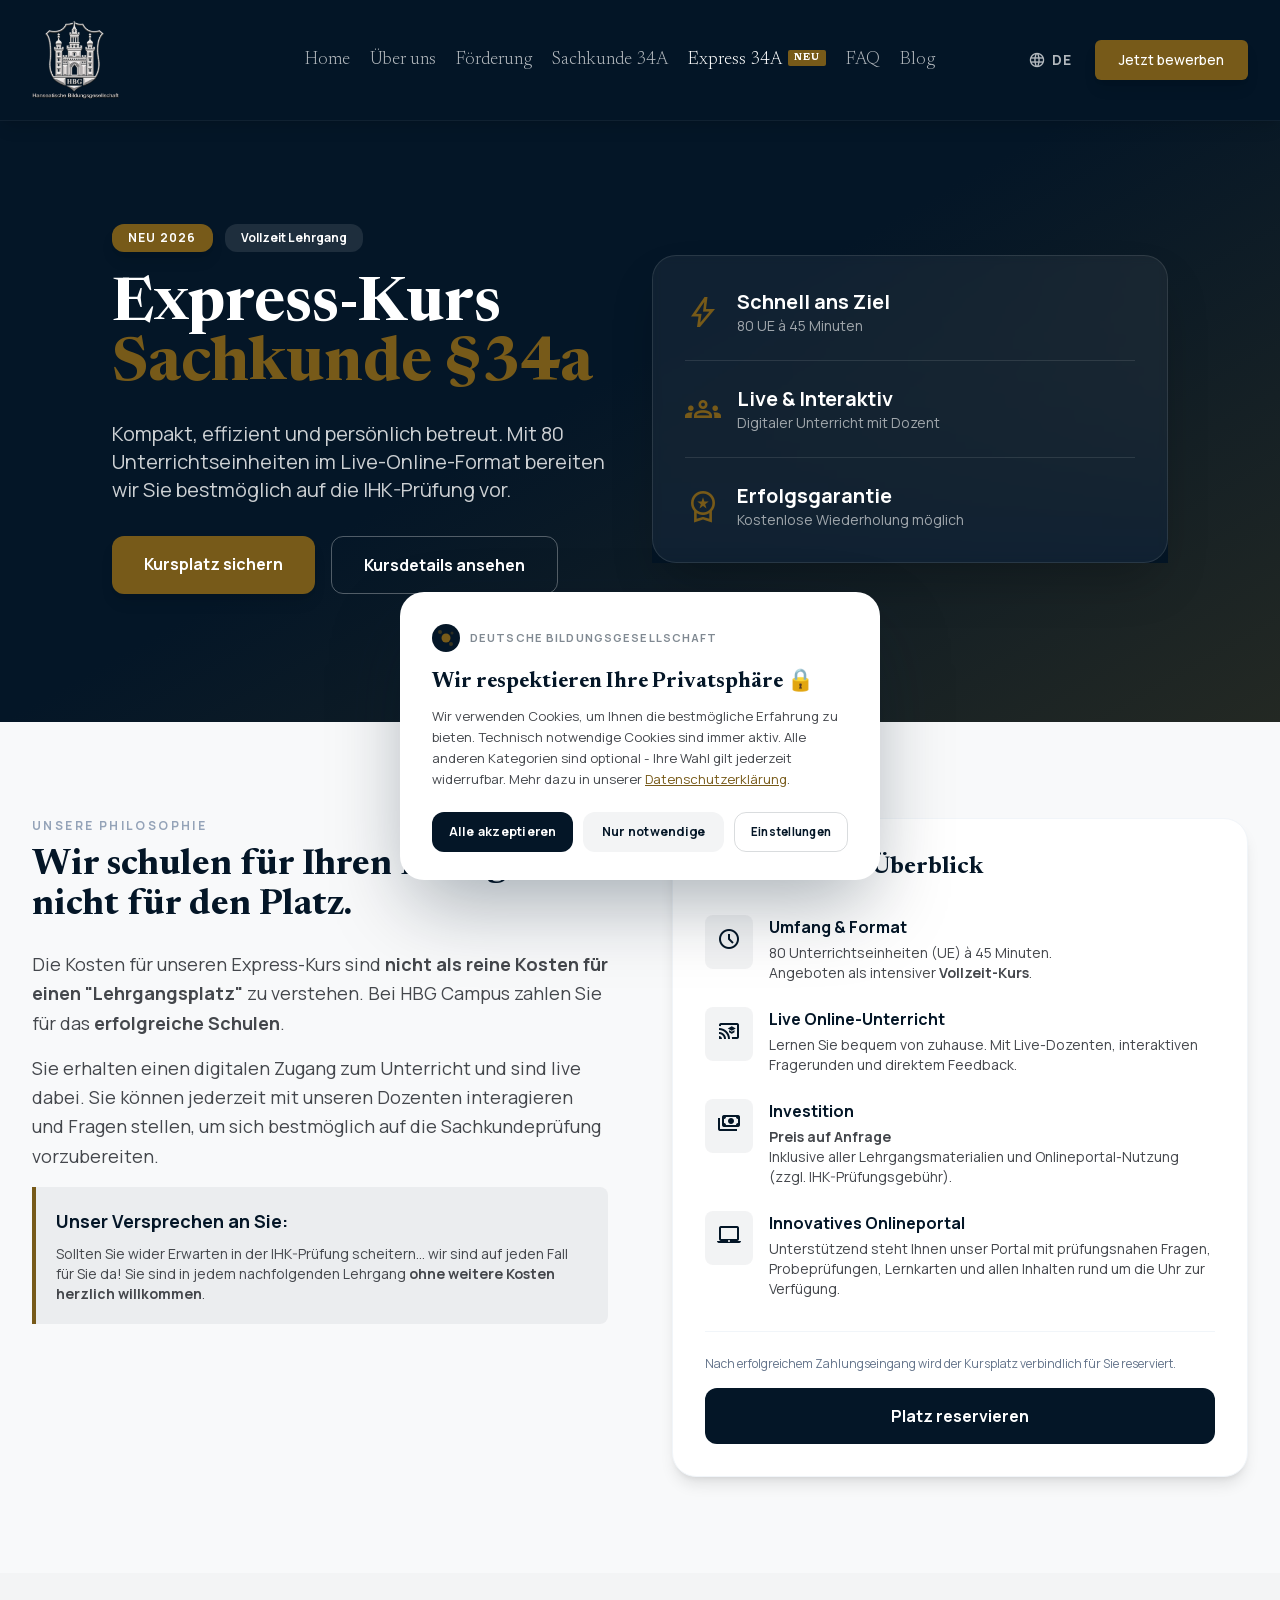
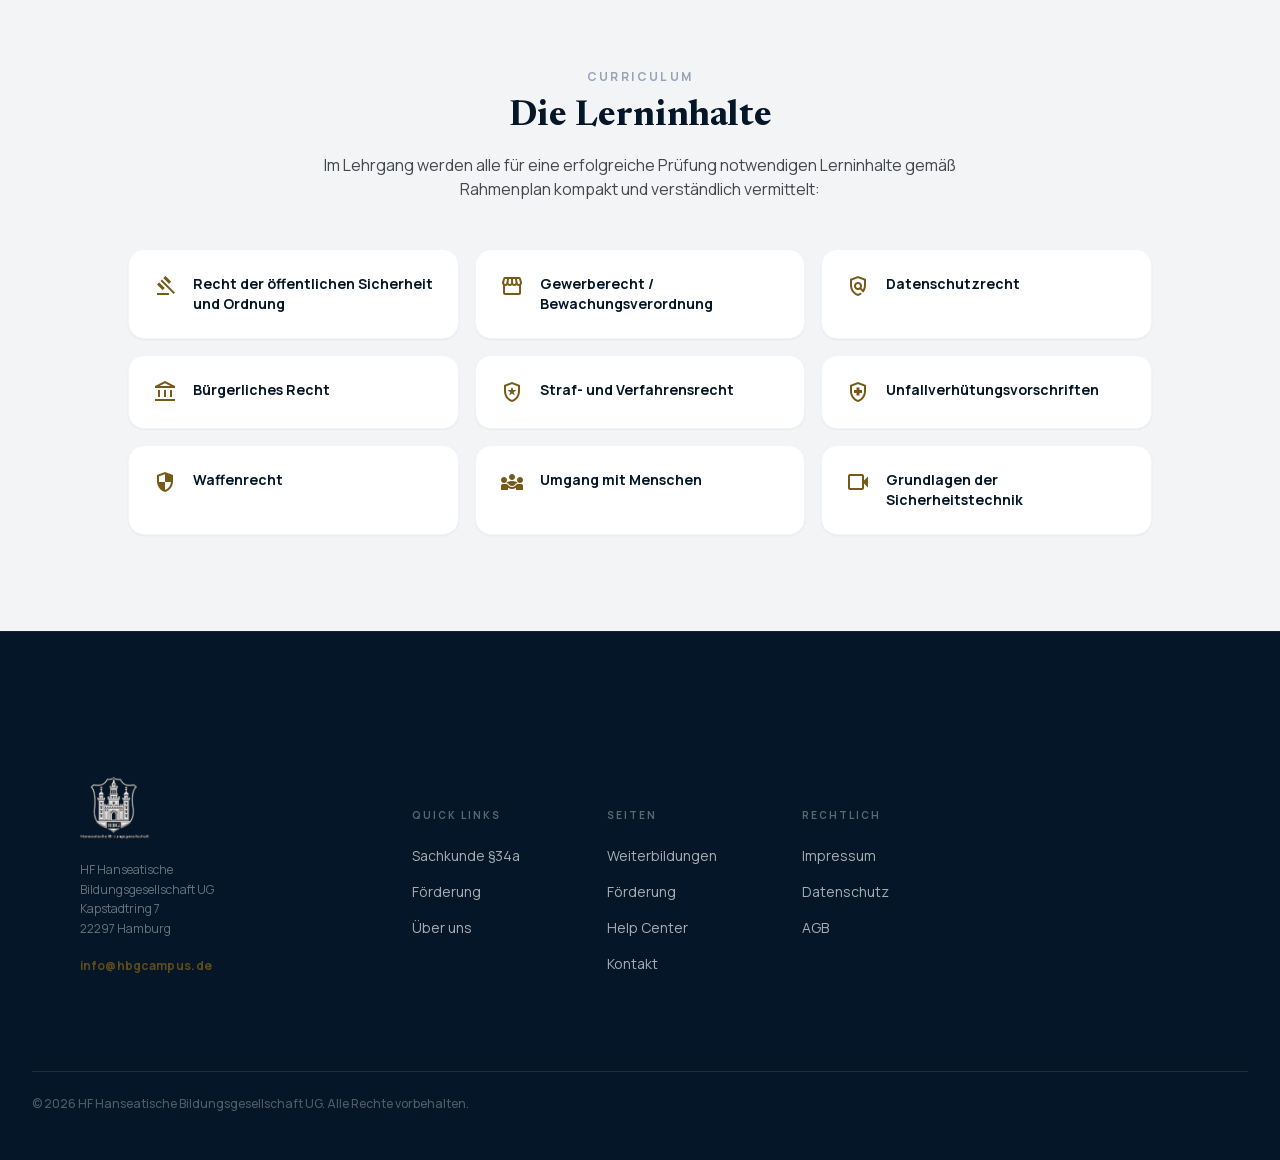
<file: expresskurs-34a.html>
<!DOCTYPE html><html lang="de"><head>
<meta charset="utf-8">
<link rel="icon" href="/favicon.png" type="image/png">
<meta content="width=device-width, initial-scale=1.0" name="viewport">

<!-- SEO: Title & Meta -->
<title>Express-Kurs Sachkunde §34a | HBG Campus</title>
<meta name="description" content="Express-Kurs Sachkunde §34a GewO – 80 UE Vollzeit, 1500 €, Live-Unterricht. Kostenlose Wiederholung inklusive. Bereiten Sie sich optimal auf die IHK-Prüfung vor.">
<meta name="robots" content="index, follow">
<meta name="author" content="HF Hanseatische Bildungsgesellschaft UG">
<link rel="canonical" href="https://www.hbgcampus.de/expresskurs-34a.html">

<!-- Performance: Preconnect -->

<!-- Fonts & Icons -->
<link rel="preload" as="style" onload="this.onload=null;this.rel='stylesheet'" href="https://fonts.googleapis.com/css2?family=Material+Symbols+Outlined:wght,FILL@100..700,0..1&display=swap">

<style>
*,::before,::after{box-sizing:border-box;border-width:0;border-style:solid}
html{line-height:1.5;-webkit-text-size-adjust:100%;font-family:Manrope,ui-sans-serif,system-ui,sans-serif}
body{margin:0;background:#f8f9fa;color:#191c1d;-webkit-font-smoothing:antialiased}
header{position:fixed;top:0;width:100%;z-index:50;background:rgba(4,22,39,.98);backdrop-filter:blur(24px);border-bottom:1px solid rgba(255,255,255,.05);transition:all .8s cubic-bezier(.4,0,.2,1)}
.hanseatic-gradient{background:radial-gradient(circle at top right,#1a2b3c,#041627)}
section{display:block}main{display:block}
img{display:block;max-width:100%}
a{color:inherit;text-decoration:inherit}
</style>
<link rel="preload" href="hbg.css" as="style">
<link rel="stylesheet" href="hbg.css">

<style>
    @font-face { font-display: swap; }
    .hanseatic-gradient {
        background: linear-gradient(135deg, #041627 0%, #0a2540 50%, #775a19 100%);
    }
    header.scrolled {
        background-color: rgba(255, 255, 255, 0.95) !important;
        backdrop-filter: blur(12px) !important;
        box-shadow: 0 4px 20px rgba(0,0,0,0.05) !important;
        border-bottom: 1px solid rgba(0,0,0,0.05) !important;
    }
    .scrolled .nav-container { height: 70px !important; }
    @media (min-width: 768px) { .scrolled .nav-container { height: 90px !important; } }
    header.scrolled .nav-link {
        color: #041627 !important;
        font-weight: 600;
    }
    header.scrolled .nav-link, header.scrolled #lang-btn, header.scrolled #lang-btn-label {
        color: #041627 !important;
        font-weight: 600;
    }
    header.scrolled .nav-link:hover {
        color: #775a19 !important;
    }
    header.scrolled .logo-light {
        opacity: 0;
    }
    header.scrolled .logo-dark {
        opacity: 1;
    }
    .logo-img {
        transition: opacity 0.8s cubic-bezier(0.4, 0, 0.2, 1);
    }
    #mobile-menu { transition: transform 0.5s cubic-bezier(0.4, 0, 0.2, 1); }
    #mobile-menu.open { transform: translateX(0); }
    #mobile-menu-btn {
        display: none !important; cursor: pointer; z-index: 99999 !important;
        visibility: visible !important; opacity: 1 !important;
        background: rgba(255,255,255,0.1); border: none; padding: 0;
    }
    @media (max-width: 767px) {
        #mobile-menu-btn {
            display: flex !important;
            border-radius: 50% !important;
            width: 44px !important; height: 44px !important;
            align-items: center; justify-content: center;
            order: 99;
        }
    }
    #mobile-menu-btn::before {
        content: '\e5d2';
        font-family: 'Material Symbols Outlined' !important;
        font-variation-settings: 'FILL' 0, 'wght' 400, 'GRAD' 0, 'opsz' 24;
        font-size: 28px; color: white; line-height: 1;
    }
    #mobile-menu-btn.menu-open::before { content: '\e5cd'; }
    header.scrolled #mobile-menu-btn::before { color: #041627 !important; }
    header.scrolled #mobile-menu-btn { background: rgba(0, 0, 0, 0.05) !important; }
    .material-symbols-outlined { font-family: 'Material Symbols Outlined' !important; }
        /* Hide Google Translate Toolbar */
        .VIpgJd-ZVi9od-ORHb-OEVmcd { display: none !important; }
        .goog-te-banner-frame { display: none !important; }
        body { top: 0 !important; }
        .goog-te-gadget-icon { display: none !important; }
    </style>
</head>
<body class="bg-surface text-on-surface font-body antialiased">
<header class="fixed top-0 w-full z-50 bg-[#041627]/98 backdrop-blur-xl shadow-lg border-b border-white/5 notranslate">
<div class="max-w-screen-2xl mx-auto flex justify-between items-center h-[80px] md:h-[120px] px-4 md:px-8 nav-container transition-all duration-500">
<a class="flex items-center relative h-[55px] w-36 md:h-[80px] md:w-48" href="index.html">
<img alt="HBG Logo Light" class="h-full w-auto logo-img logo-light absolute inset-0 opacity-100" src="logo_light.webp" width="200" height="80">
<img alt="HBG Logo Dark" class="h-full w-auto logo-img logo-dark absolute inset-0 opacity-0" src="logo_dark.webp" width="200" height="80">
</a>
<nav class="hidden md:flex items-center gap-4 xl:gap-5 md:p-8">
<a class="font-headline font-medium text-lg leading-tight text-white/70 hover:text-secondary transition-all nav-link" href="index.html">Home</a>
<a class="font-headline font-medium text-lg leading-tight text-white/70 hover:text-secondary transition-all nav-link" href="ueber-uns.html">&Uuml;ber uns</a>
<a class="font-headline font-medium text-lg leading-tight text-white/70 hover:text-secondary transition-all nav-link" href="foerderung.html">F&ouml;rderung</a>
<a class="font-headline font-medium text-lg leading-tight text-white/70 hover:text-secondary transition-all nav-link" href="sachkunde-34a.html">Sachkunde 34A</a>
<a class="font-headline font-medium text-lg leading-tight text-white hover:text-secondary transition-all nav-link inline-flex items-center gap-1.5" href="expresskurs-34a.html">Express 34A<span class="bg-secondary text-white text-[9px] font-bold px-1.5 py-0.5 rounded-sm uppercase tracking-widest animate-pulse translate-y-[-2px]">Neu</span></a>
<a class="font-headline font-medium text-lg leading-tight text-white/70 hover:text-secondary transition-all nav-link" href="faq.html">FAQ</a>
<a class="font-headline font-medium text-lg leading-tight text-white/70 hover:text-secondary transition-all nav-link" href="blog.html">Blog</a>
</nav>
<div class="flex items-center gap-3">
<!-- Language Switcher -->
<div class="relative" id="lang-switcher-wrap">
  <button id="lang-btn" onclick="toggleLangMenu(event)" class="flex items-center gap-1.5 px-3 py-2 rounded-full text-white/70 hover:text-white transition-all duration-200" aria-label="Sprache w&auml;hlen">
    <span class="material-symbols-outlined text-[18px]" aria-hidden="true">language</span>
    <span class="text-sm font-bold tracking-wide" id="lang-btn-label">DE</span>
  </button>
  <div id="lang-dropdown" class="hidden absolute right-0 top-[calc(100%+12px)] bg-white rounded-3xl shadow-2xl p-4 sm:p-5 w-[300px] sm:w-[330px] z-[200] border border-slate-100">
    <p class="text-[10px] font-bold uppercase tracking-[0.2em] text-slate-400 mb-4">Sprache w&#228;hlen</p>
    <div class="grid grid-cols-5 gap-1">
      <button onclick="setLang('de','DE')" class="lang-opt flex flex-col items-center p-2.5 rounded-2xl hover:bg-slate-50 transition-colors group"><span class="font-bold text-sm text-[#041627] group-hover:text-[#775a19] transition-colors">DE</span><span class="text-[10px] text-slate-400 mt-0.5">Deutsch</span></button>
      <button onclick="setLang('en','EN')" class="lang-opt flex flex-col items-center p-2.5 rounded-2xl hover:bg-slate-50 transition-colors group"><span class="font-bold text-sm text-[#041627] group-hover:text-[#775a19] transition-colors">EN</span><span class="text-[10px] text-slate-400 mt-0.5">English</span></button>
      <button onclick="setLang('sq','SQ')" class="lang-opt flex flex-col items-center p-2.5 rounded-2xl hover:bg-slate-50 transition-colors group"><span class="font-bold text-sm text-[#041627] group-hover:text-[#775a19] transition-colors">SQ</span><span class="text-[10px] text-slate-400 mt-0.5">Albanisch</span></button>
      <button onclick="setLang('ar','AR')" class="lang-opt flex flex-col items-center p-2.5 rounded-2xl hover:bg-slate-50 transition-colors group"><span class="font-bold text-sm text-[#041627] group-hover:text-[#775a19] transition-colors">AR</span><span class="text-[10px] text-slate-400 mt-0.5">Arabisch</span></button>
      <button onclick="setLang('fr','FR')" class="lang-opt flex flex-col items-center p-2.5 rounded-2xl hover:bg-slate-50 transition-colors group"><span class="font-bold text-sm text-[#041627] group-hover:text-[#775a19] transition-colors">FR</span><span class="text-[10px] text-slate-400 mt-0.5">Franz&#246;sisch</span></button>
      <button onclick="setLang('it','IT')" class="lang-opt flex flex-col items-center p-2.5 rounded-2xl hover:bg-slate-50 transition-colors group"><span class="font-bold text-sm text-[#041627] group-hover:text-[#775a19] transition-colors">IT</span><span class="text-[10px] text-slate-400 mt-0.5">Italienisch</span></button>
      <button onclick="setLang('pl','PL')" class="lang-opt flex flex-col items-center p-2.5 rounded-2xl hover:bg-slate-50 transition-colors group"><span class="font-bold text-sm text-[#041627] group-hover:text-[#775a19] transition-colors">PL</span><span class="text-[10px] text-slate-400 mt-0.5">Polnisch</span></button>
      <button onclick="setLang('ru','RU')" class="lang-opt flex flex-col items-center p-2.5 rounded-2xl hover:bg-slate-50 transition-colors group"><span class="font-bold text-sm text-[#041627] group-hover:text-[#775a19] transition-colors">RU</span><span class="text-[10px] text-slate-400 mt-0.5">Russisch</span></button>
      <button onclick="setLang('es','ES')" class="lang-opt flex flex-col items-center p-2.5 rounded-2xl hover:bg-slate-50 transition-colors group"><span class="font-bold text-sm text-[#041627] group-hover:text-[#775a19] transition-colors">ES</span><span class="text-[10px] text-slate-400 mt-0.5">Spanisch</span></button>
      <button onclick="setLang('tr','TR')" class="lang-opt flex flex-col items-center p-2.5 rounded-2xl hover:bg-slate-50 transition-colors group"><span class="font-bold text-sm text-[#041627] group-hover:text-[#775a19] transition-colors">TR</span><span class="text-[10px] text-slate-400 mt-0.5">T&#252;rkisch</span></button>
    </div>
  </div>
</div>
<a class="hidden md:inline-block bg-secondary text-white px-6 py-2.5 rounded-md font-medium text-sm hover:brightness-110 transition-all shadow-lg" href="beratung.html">Jetzt bewerben</a>
<button id="mobile-menu-btn" class="notranslate" translate="no" aria-label="Toggle Navigation"></button>
</div>
</div>
</header>
<!-- Mobile Full-Screen Menu -->
<div id="mobile-menu" class="fixed inset-0 z-[55] bg-[#041627] flex flex-col items-center justify-center gap-6 translate-x-full md:hidden notranslate transition-transform duration-300">
<a href="index.html" class="font-headline text-3xl md:text-4xl text-white/80 hover:text-secondary transition-colors">Home</a>
<a href="ueber-uns.html" class="font-headline text-3xl md:text-4xl text-white/80 hover:text-secondary transition-colors">&Uuml;ber uns</a>
<a href="foerderung.html" class="font-headline text-3xl md:text-4xl text-white/80 hover:text-secondary transition-colors">F&ouml;rderung</a>
<a href="sachkunde-34a.html" class="font-headline text-3xl md:text-4xl text-white hover:text-secondary transition-colors">Sachkunde 34A</a>
<a href="expresskurs-34a.html" class="font-headline text-3xl md:text-4xl text-white/80 hover:text-secondary transition-colors inline-flex items-center gap-2">Express 34A<span class="bg-secondary text-white text-[10px] font-bold px-2 py-0.5 rounded-sm uppercase tracking-widest animate-pulse">Neu</span></a>
<a href="faq.html" class="font-headline text-3xl md:text-4xl text-white/80 hover:text-secondary transition-colors">FAQ</a>
<a href="blog.html" class="font-headline text-3xl md:text-4xl text-white/80 hover:text-secondary transition-colors">Blog</a>
<div class="w-16 h-px bg-white/20 my-4"></div>
<a href="beratung.html" class="bg-secondary text-white px-10 py-4 rounded-md font-bold text-lg hover:brightness-110 transition-all shadow-xl">Jetzt bewerben</a>
</div>
<main>
<!-- Hero -->
<section class="pt-24 md:pt-44 pb-12 md:pb-20 px-4 md:px-8 relative overflow-hidden bg-[#041627] text-white">
  <div class="absolute inset-0 bg-gradient-to-br from-[#041627] via-[#041627] to-secondary/30 opacity-90"></div>
  <div class="max-w-screen-xl mx-auto px-4 md:px-8 relative z-10 text-center md:text-left">
    <div class="grid grid-cols-1 lg:grid-cols-2 gap-6 md:p-12 items-center">
      <div>
        <div class="flex flex-wrap justify-center md:justify-start gap-3 mb-6">
          <span class="bg-secondary text-white text-xs font-bold px-4 py-1.5 rounded-full uppercase tracking-widest shadow-lg animate-pulse">Neu 2026</span>
          <span class="bg-white/10 text-white text-xs font-bold px-4 py-1.5 rounded-full">Vollzeit Lehrgang</span>
        </div>
        <h1 class="font-headline text-3xl md:text-4xl md:text-6xl font-bold leading-tight mb-6">
          Express-Kurs<br><span class="text-secondary">Sachkunde &sect;34a</span>
        </h1>
        <p class="text-lg md:text-xl text-white/80 leading-relaxed mb-8">
          Kompakt, effizient und pers&ouml;nlich betreut. Mit 80 Unterrichtseinheiten im Live-Online-Format bereiten wir Sie bestm&ouml;glich auf die IHK-Pr&uuml;fung vor.
        </p>
        <div class="flex flex-col sm:flex-row gap-4 justify-center md:justify-start">
          <a href="beratung.html" class="bg-secondary text-white px-8 py-4 rounded-full font-bold block w-full sm:w-auto text-center hover:brightness-110 transition-all text-center shadow-lg">Kursplatz sichern</a>
          <a href="#details" class="border border-white/30 text-white px-8 py-4 rounded-full font-bold block w-full sm:w-auto text-center hover:bg-white/10 transition-all text-center">Kursdetails ansehen</a>
        </div>
      </div>
      <div class="hidden lg:block relative">
        <!-- Decoration -->
        <div class="absolute inset-0 bg-gradient-to-t from-[#041627] to-transparent z-10"></div>
        <div class="bg-white/5 border border-white/10 rounded-3xl p-5 md:p-8 backdrop-blur-sm relative z-20 shadow-2xl">
           <div class="flex items-center gap-4 mb-6 pb-6 border-b border-white/10">
              <span class="material-symbols-outlined text-3xl md:text-4xl text-secondary">bolt</span>
              <div>
                  <h3 class="font-bold text-xl">Schnell ans Ziel</h3>
                  <p class="text-sm text-white/60">80 UE &agrave; 45 Minuten</p>
              </div>
           </div>
           <div class="flex items-center gap-4 mb-6 pb-6 border-b border-white/10">
              <span class="material-symbols-outlined text-3xl md:text-4xl text-secondary">groups</span>
              <div>
                  <h3 class="font-bold text-xl">Live &amp; Interaktiv</h3>
                  <p class="text-sm text-white/60">Digitaler Unterricht mit Dozent</p>
              </div>
           </div>
           <div class="flex items-center gap-4">
              <span class="material-symbols-outlined text-3xl md:text-4xl text-secondary">workspace_premium</span>
              <div>
                  <h3 class="font-bold text-xl">Erfolgsgarantie</h3>
                  <p class="text-sm text-white/60">Kostenlose Wiederholung m&ouml;glich</p>
              </div>
           </div>
        </div>
      </div>
    </div>
  </div>
</section>

<!-- Details & Philosophie -->
<section id="details" class="py-10 md:py-16 md:py-24 bg-surface">
  <div class="max-w-screen-xl mx-auto px-4 md:px-8">
    <div class="grid grid-cols-1 lg:grid-cols-2 gap-16">
      
      <!-- Philosophie -->
      <div>
        <span class="font-bold text-xs uppercase tracking-[0.2em] text-slate-400 mb-3 block">Unsere Philosophie</span>
        <h2 class="font-headline text-3xl md:text-4xl text-primary font-bold mb-6">Wir schulen f&uuml;r Ihren Erfolg, nicht f&uuml;r den Platz.</h2>
        <div class="space-y-4 text-on-surface-variant text-lg leading-relaxed">
            <p>Die Kosten f&uuml;r unseren Express-Kurs sind <strong>nicht als reine Kosten f&uuml;r einen &quot;Lehrgangsplatz&quot;</strong> zu verstehen. Bei HBG Campus zahlen Sie f&uuml;r das <strong>erfolgreiche Schulen</strong>.</p>
            <p>Sie erhalten einen digitalen Zugang zum Unterricht und sind live dabei. Sie k&ouml;nnen jederzeit mit unseren Dozenten interagieren und Fragen stellen, um sich bestm&ouml;glich auf die Sachkundepr&uuml;fung vorzubereiten.</p>
            <div class="bg-primary/5 border-l-4 border-secondary p-5 mt-6 rounded-r-xl">
                <p class="font-bold text-primary mb-2">Unser Versprechen an Sie:</p>
                <p class="text-sm">Sollten Sie wider Erwarten in der IHK-Pr&uuml;fung scheitern... wir sind auf jeden Fall f&uuml;r Sie da! Sie sind in jedem nachfolgenden Lehrgang <strong>ohne weitere Kosten herzlich willkommen</strong>.</p>
            </div>
        </div>
      </div>

      <!-- Fakten -->
      <div class="bg-white rounded-3xl p-5 md:p-8 md:p-10 shadow-lg border border-slate-100">
        <h3 class="font-headline text-2xl font-bold text-primary mb-8">Kursdetails im &Uuml;berblick</h3>
        
        <ul class="space-y-6">
            <li class="flex items-start gap-4">
                <div class="bg-primary/5 p-3 rounded-xl text-primary"><span class="material-symbols-outlined">schedule</span></div>
                <div>
                    <h4 class="font-bold text-primary">Umfang &amp; Format</h4>
                    <p class="text-on-surface-variant text-sm mt-1">80 Unterrichtseinheiten (UE) &agrave; 45 Minuten.<br>Angeboten als intensiver <strong>Vollzeit-Kurs</strong>.</p>
                </div>
            </li>
            <li class="flex items-start gap-4">
                <div class="bg-primary/5 p-3 rounded-xl text-primary"><span class="material-symbols-outlined">cast_for_education</span></div>
                <div>
                    <h4 class="font-bold text-primary">Live Online-Unterricht</h4>
                    <p class="text-on-surface-variant text-sm mt-1">Lernen Sie bequem von zuhause. Mit Live-Dozenten, interaktiven Fragerunden und direktem Feedback.</p>
                </div>
            </li>
            <li class="flex items-start gap-4">
                <div class="bg-primary/5 p-3 rounded-xl text-primary"><span class="material-symbols-outlined">payments</span></div>
                <div>
                    <h4 class="font-bold text-primary">Investition</h4>
                    <p class="text-on-surface-variant text-sm mt-1"><strong>Preis auf Anfrage</strong><br>Inklusive aller Lehrgangsmaterialien und Onlineportal-Nutzung (zzgl. IHK-Pr&uuml;fungsgeb&uuml;hr).</p>
                </div>
            </li>
            <li class="flex items-start gap-4">
                <div class="bg-primary/5 p-3 rounded-xl text-primary"><span class="material-symbols-outlined">laptop_mac</span></div>
                <div>
                    <h4 class="font-bold text-primary">Innovatives Onlineportal</h4>
                    <p class="text-on-surface-variant text-sm mt-1">Unterst&uuml;tzend steht Ihnen unser Portal mit pr&uuml;fungsnahen Fragen, Probepr&uuml;fungen, Lernkarten und allen Inhalten rund um die Uhr zur Verf&uuml;gung.</p>
                </div>
            </li>
        </ul>
        
        <div class="mt-8 pt-6 border-t border-slate-100">
            <p class="text-xs text-slate-500 mb-4">Nach erfolgreichem Zahlungseingang wird der Kursplatz verbindlich f&uuml;r Sie reserviert.</p>
            <a href="beratung.html" class="block w-full text-center bg-primary text-white py-4 rounded-full font-bold hover:bg-secondary transition-colors">Platz reservieren</a>
        </div>
      </div>

    </div>
  </div>
</section>

<!-- Lerninhalte -->
<section class="py-10 md:py-16 md:py-24 bg-surface-container-low">
  <div class="max-w-screen-xl mx-auto px-4 md:px-8">
    <div class="text-center mb-12">
      <span class="font-bold text-xs uppercase tracking-[0.2em] text-slate-400 mb-3 block">Curriculum</span>
      <h2 class="font-headline text-3xl md:text-4xl text-primary font-bold">Die Lerninhalte</h2>
      <p class="text-on-surface-variant mt-4 max-w-2xl mx-auto">Im Lehrgang werden alle f&uuml;r eine erfolgreiche Pr&uuml;fung notwendigen Lerninhalte gem&auml;&szlig; Rahmenplan kompakt und verst&auml;ndlich vermittelt:</p>
    </div>
    
    <div class="grid grid-cols-1 sm:grid-cols-2 md:grid-cols-3 gap-4 max-w-5xl mx-auto">
        <div class="bg-white p-6 rounded-2xl shadow-sm border border-slate-100 flex items-start gap-4 hover:border-secondary/30 transition-colors">
            <span class="material-symbols-outlined text-secondary">gavel</span>
            <span class="font-bold text-sm text-primary">Recht der &ouml;ffentlichen Sicherheit und Ordnung</span>
        </div>
        <div class="bg-white p-6 rounded-2xl shadow-sm border border-slate-100 flex items-start gap-4 hover:border-secondary/30 transition-colors">
            <span class="material-symbols-outlined text-secondary">storefront</span>
            <span class="font-bold text-sm text-primary">Gewerberecht / Bewachungsverordnung</span>
        </div>
        <div class="bg-white p-6 rounded-2xl shadow-sm border border-slate-100 flex items-start gap-4 hover:border-secondary/30 transition-colors">
            <span class="material-symbols-outlined text-secondary">policy</span>
            <span class="font-bold text-sm text-primary">Datenschutzrecht</span>
        </div>
        <div class="bg-white p-6 rounded-2xl shadow-sm border border-slate-100 flex items-start gap-4 hover:border-secondary/30 transition-colors">
            <span class="material-symbols-outlined text-secondary">account_balance</span>
            <span class="font-bold text-sm text-primary">B&uuml;rgerliches Recht</span>
        </div>
        <div class="bg-white p-6 rounded-2xl shadow-sm border border-slate-100 flex items-start gap-4 hover:border-secondary/30 transition-colors">
            <span class="material-symbols-outlined text-secondary">local_police</span>
            <span class="font-bold text-sm text-primary">Straf- und Verfahrensrecht</span>
        </div>
        <div class="bg-white p-6 rounded-2xl shadow-sm border border-slate-100 flex items-start gap-4 hover:border-secondary/30 transition-colors">
            <span class="material-symbols-outlined text-secondary">health_and_safety</span>
            <span class="font-bold text-sm text-primary">Unfallverh&uuml;tungsvorschriften</span>
        </div>
        <div class="bg-white p-6 rounded-2xl shadow-sm border border-slate-100 flex items-start gap-4 hover:border-secondary/30 transition-colors">
            <span class="material-symbols-outlined text-secondary">security</span>
            <span class="font-bold text-sm text-primary">Waffenrecht</span>
        </div>
        <div class="bg-white p-6 rounded-2xl shadow-sm border border-slate-100 flex items-start gap-4 hover:border-secondary/30 transition-colors">
            <span class="material-symbols-outlined text-secondary">diversity_3</span>
            <span class="font-bold text-sm text-primary">Umgang mit Menschen</span>
        </div>
        <div class="bg-white p-6 rounded-2xl shadow-sm border border-slate-100 flex items-start gap-4 hover:border-secondary/30 transition-colors">
            <span class="material-symbols-outlined text-secondary">videocam</span>
            <span class="font-bold text-sm text-primary">Grundlagen der Sicherheitstechnik</span>
        </div>
    </div>
  </div>
</section>

</main>
<footer class="bg-primary pt-16 md:pt-24 pb-8 md:pb-12 text-white border-t border-white/5">
<div class="max-w-screen-2xl mx-auto px-4 md:px-8">
  <div class="flex flex-col lg:flex-row gap-6 md:p-12 lg:gap-20 pb-12 md:pb-16">
    <div class="flex flex-col gap-5 lg:min-w-[220px]">
      <a href="index.html" class="inline-block"><img alt="HBG Logo" class="h-14 md:h-16 w-auto" src="logo_light.webp" width="200" height="80"></a>
      <p class="text-white/40 text-xs leading-relaxed max-w-[200px]">HF Hanseatische Bildungsgesellschaft UG<br>Kapstadtring 7<br>22297 Hamburg</p>
      <a href="mailto:info@hbgcampus.de" class="text-secondary/80 hover:text-secondary text-xs font-bold transition-colors tracking-wide">info@hbgcampus.de</a>
    </div>
    <div class="grid grid-cols-1 md:grid-cols-2 md:grid-cols-4 gap-5 md:p-8 md:gap-6 md:p-12 flex-1">
      <div>
        <h4 class="font-bold text-[10px] uppercase tracking-[0.2em] text-white/35 mb-5">Quick Links</h4>
        <ul class="space-y-3">
          <li><a href="sachkunde-34a.html" class="text-sm text-white/65 hover:text-secondary transition-colors duration-200">Sachkunde &#167;34a</a></li>
          <li><a href="foerderung.html" class="text-sm text-white/65 hover:text-secondary transition-colors duration-200">F&ouml;rderung</a></li>
          <li><a href="ueber-uns.html" class="text-sm text-white/65 hover:text-secondary transition-colors duration-200">&Uuml;ber uns</a></li>
        </ul>
      </div>
      <div>
        <h4 class="font-bold text-[10px] uppercase tracking-[0.2em] text-white/35 mb-5">Seiten</h4>
        <ul class="space-y-3">
          <li><a href="sachkunde-34a.html" class="text-sm text-white/65 hover:text-secondary transition-colors duration-200">Weiterbildungen</a></li>
          <li><a href="foerderung.html" class="text-sm text-white/65 hover:text-secondary transition-colors duration-200">F&ouml;rderung</a></li>
          <li><a href="faq.html" class="text-sm text-white/65 hover:text-secondary transition-colors duration-200">Help Center</a></li>
          <li><a href="beratung.html" class="text-sm text-white/65 hover:text-secondary transition-colors duration-200">Kontakt</a></li>
        </ul>
      </div>
      <div>
        <h4 class="font-bold text-[10px] uppercase tracking-[0.2em] text-white/35 mb-5">Rechtlich</h4>
        <ul class="space-y-3">
          <li><a href="impressum.html" class="text-sm text-white/65 hover:text-secondary transition-colors duration-200">Impressum</a></li>
          <li><a href="datenschutz.html" class="text-sm text-white/65 hover:text-secondary transition-colors duration-200">Datenschutz</a></li>
          <li><a href="agb.html" class="text-sm text-white/65 hover:text-secondary transition-colors duration-200">AGB</a></li>
        </ul>
      </div>
    </div>
  </div>
  <div class="border-t border-white/10 pt-6 flex justify-between items-center text-xs font-medium text-white/30">
    <span>&#169; 2026 HF Hanseatische Bildungsgesellschaft UG. Alle Rechte vorbehalten.</span>
  </div>
</div>
</footer>
<script>
    const header = document.querySelector('header');
    window.addEventListener('scroll', () => {
        if (window.scrollY > 50) { header.classList.add('scrolled'); }
        else { header.classList.remove('scrolled'); }
    });
    const mobileMenuBtn = document.getElementById('mobile-menu-btn');
    const mobileMenu = document.getElementById('mobile-menu');
    mobileMenuBtn.addEventListener('click', () => {
        const isOpen = mobileMenu.classList.toggle('open');
        mobileMenu.classList.toggle('translate-x-full');
        mobileMenuBtn.classList.toggle('menu-open', isOpen);
        document.body.style.overflow = isOpen ? 'hidden' : '';
    });
</script>
<script src="cookie-consent.js" defer></script>
<script src="translations.js" defer></script>
<script src="https://translate.google.com/translate_a/element.js?cb=googleTranslateElementInit" defer></script>
<div id="google_translate_element" style="display:none"></div>
</body></html>
</file>
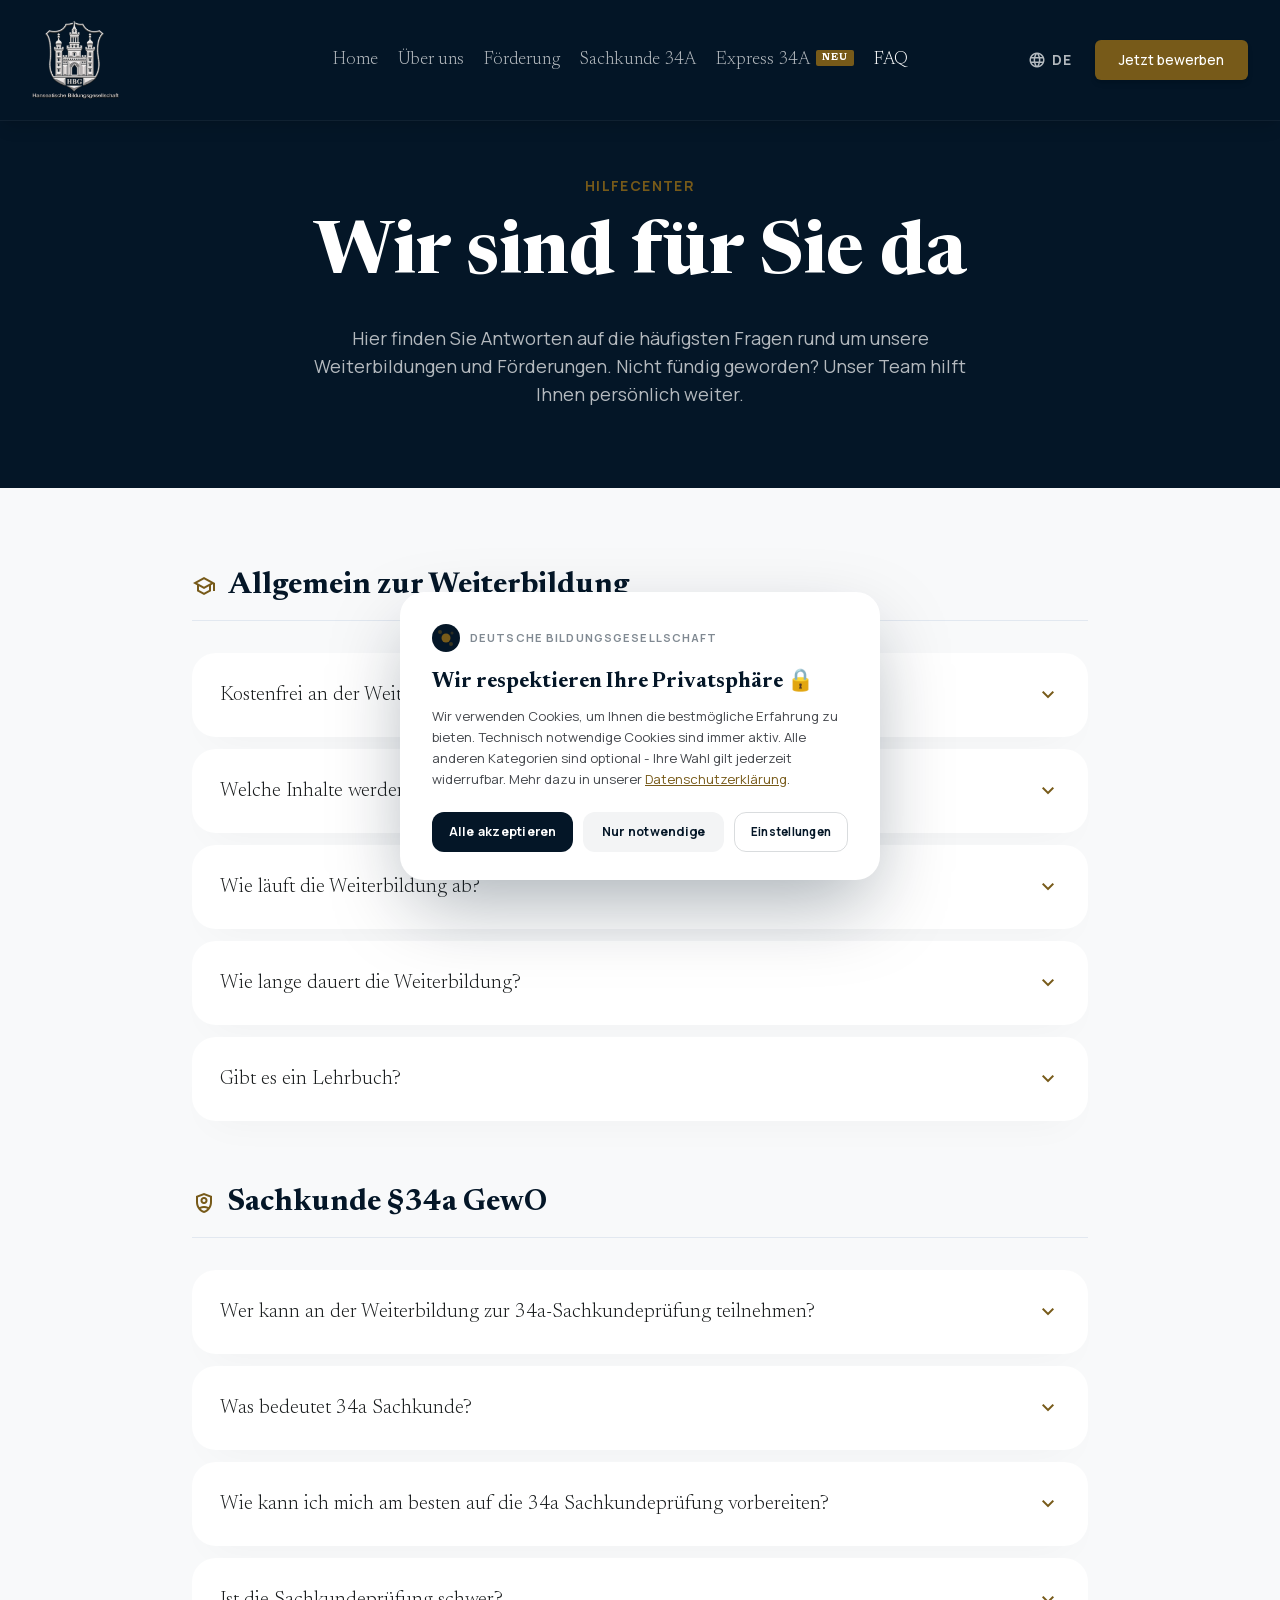
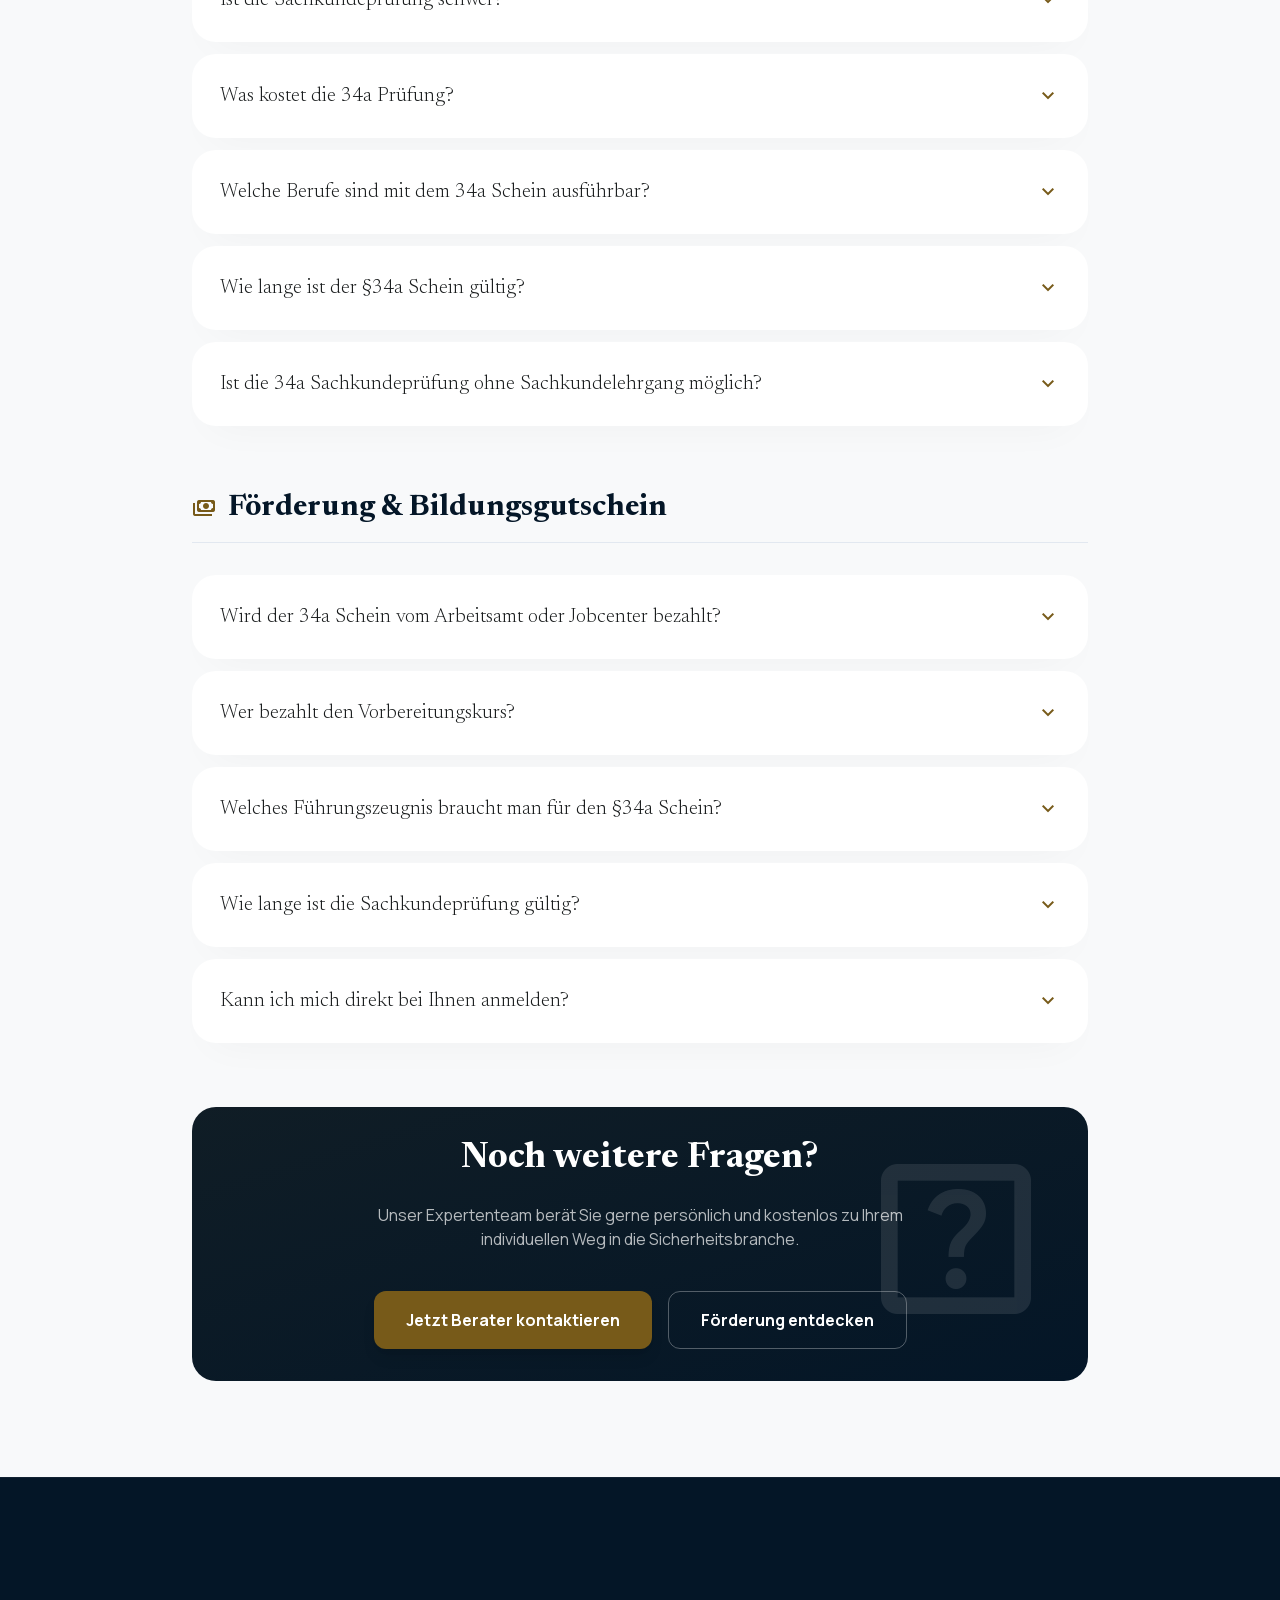
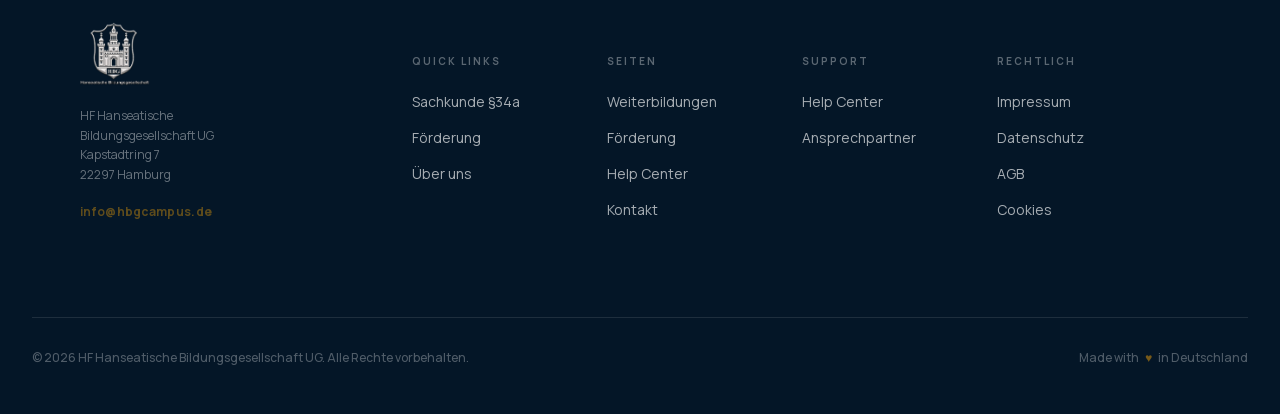
<file: faq.html>
﻿<!DOCTYPE html><html lang="de"><head>
<meta charset="utf-8">
<link rel="icon" href="/favicon.png" type="image/png">
<meta content="width=device-width, initial-scale=1.0" name="viewport">

<!-- SEO: Title & Meta -->
<title>FAQ | Sachkunde 34a online, Bildungsgutschein bundesweit – HBG Campus</title>
<meta name="description" content="Alle Antworten zu Sachkunde §34a, Bildungsgutschein und Förderung – bundesweit. Wie bekomme ich den 34a Schein? Wer zahlt den Kurs? Unser Hilfecenter erklärt alles.">
<meta name="robots" content="index, follow">
<meta name="author" content="HF Hanseatische Bildungsgesellschaft UG">
<meta name="keywords" content="FAQ Sachkunde 34a, Sachkunde 34a online FAQ, Bildungsgutschein FAQ, Weiterbildung Hamburg FAQ, 34a Prüfung Kosten, Agentur für Arbeit Förderung, 34a Schein wie beantragen, 34a Schein was ist das, Sachkunde 34a ohne Kurs, 34a Gültigkeit, Jobcenter bezahlt Weiterbildung, 34a Schein online machen, Bildungsgutschein online Kurs, wer bekommt Bildungsgutschein, Sicherheitsfachkraft was verdient man, Türsteher Ausbildung Kosten, Sachkunde 34a Prüfung schwer, Sicherheitsschein Dauer">
<link rel="canonical" href="https://www.hbgcampus.de/faq.html">

<!-- Open Graph -->
<meta property="og:type" content="website">
<meta property="og:url" content="https://www.hbgcampus.de/faq.html">
<meta property="og:title" content="FAQ & Hilfecenter | Sachkunde 34a, Bildungsgutschein – HBG Hamburg">
<meta property="og:description" content="Alle Antworten zu Sachkunde §34a, Bildungsgutschein und Förderung.">
<meta property="og:image" content="https://www.hbgcampus.de/help_center_agent.png">
<meta property="og:locale" content="de_DE">
<meta property="og:site_name" content="HF Hanseatische Bildungsgesellschaft">

<!-- Twitter Card -->
<meta name="twitter:card" content="summary_large_image">
<meta name="twitter:title" content="FAQ & Hilfecenter – HBG Hamburg">
<meta name="twitter:description" content="Alle Antworten zu Sachkunde §34a, Bildungsgutschein und Förderung.">
<meta name="twitter:image" content="https://www.hbgcampus.de/help_center_agent.png">

<!-- Performance: Preconnect -->

<!-- Fonts & Icons -->
<link rel="preload" as="style" onload="this.onload=null;this.rel='stylesheet'" href="https://fonts.googleapis.com/css2?family=Material+Symbols+Outlined:wght,FILL@100..700,0..1&display=swap">

<style>
*,::before,::after{box-sizing:border-box;border-width:0;border-style:solid}
html{line-height:1.5;-webkit-text-size-adjust:100%;font-family:Manrope,ui-sans-serif,system-ui,sans-serif}
body{margin:0;background:#f8f9fa;color:#191c1d;-webkit-font-smoothing:antialiased}
header{position:fixed;top:0;width:100%;z-index:50;background:rgba(4,22,39,.98);backdrop-filter:blur(24px);border-bottom:1px solid rgba(255,255,255,.05);transition:all .8s cubic-bezier(.4,0,.2,1)}
.hanseatic-gradient{background:radial-gradient(circle at top right,#1a2b3c,#041627)}
section{display:block}main{display:block}
img{display:block;max-width:100%}
a{color:inherit;text-decoration:inherit}
</style>
<link rel="preload" href="hbg.css" as="style">
<link rel="stylesheet" href="hbg.css">

<style>
    @font-face { font-display: swap; }
        .material-symbols-outlined {
            font-variation-settings: 'FILL' 0, 'wght' 400, 'GRAD' 0, 'opsz' 24;
        }
        .editorial-shadow {
            box-shadow: 0 20px 40px -20px rgba(4, 22, 39, 0.04);
        }
        details summary::-webkit-details-marker {
            display: none;
        }
        details[open] summary .expand-icon {
            transform: rotate(180deg);
        }
            /* Hide Google Translate Toolbar */
        .VIpgJd-ZVi9od-ORHb-OEVmcd { display: none !important; }
        .goog-te-banner-frame { display: none !important; }
        body { top: 0 !important; }
        .goog-te-gadget-icon { display: none !important; }
    </style>
<style>
    @font-face { font-display: swap; }
        header {
            transition: all 0.8s cubic-bezier(0.4, 0, 0.2, 1);
        }
        header.scrolled {
            background-color: rgba(255, 255, 255, 0.7) !important;
            border-bottom-color: rgba(0, 0, 0, 0.05) !important;
            box-shadow: 0 10px 30px -10px rgba(0, 0, 0, 0.1) !important;
        }
        header.scrolled .nav-link {
            color: #041627 !important;
        }
        header.scrolled .nav-link:hover {
            color: #775a19 !important;
        }
        header.scrolled .logo-light {
            opacity: 0;
        }
        header.scrolled .logo-dark {
            opacity: 1;
        }
        .logo-img {
            transition: opacity 0.8s cubic-bezier(0.4, 0, 0.2, 1);
        }
        
        /* Mobile Menu */
        #mobile-menu { transition: transform 0.5s cubic-bezier(0.4, 0, 0.2, 1); }
        #mobile-menu.open { transform: translateX(0); }

            /* Hide Google Translate Toolbar */
        .VIpgJd-ZVi9od-ORHb-OEVmcd { display: none !important; }
        .goog-te-banner-frame { display: none !important; }
        body { top: 0 !important; }
        .goog-te-gadget-icon { display: none !important; }
    </style>

<style>
    @font-face { font-display: swap; }
/* Google Translate &ndash; hide default bar */
.goog-te-banner-frame, .goog-te-balloon-frame { display: none !important; }
body { top: 0px !important; }
.skiptranslate > iframe { display: none !important; }
#google_translate_element { display: none !important; }
/* Language Dropdown animation */
#lang-dropdown { animation: langFadeIn 0.18s ease; }
@keyframes langFadeIn {
    from { opacity: 0; transform: translateY(-6px) scale(0.98); }
    to   { opacity: 1; transform: translateY(0)  scale(1); }
}
header.scrolled #lang-btn { color: #041627 !important; }
                                /* BUNKER-FIX 6.0 */
        #mobile-menu-btn {
            display: none !important; cursor: pointer; z-index: 99999 !important;
            visibility: visible !important; opacity: 1 !important;
            background: rgba(255,255,255,0.1); border: none; padding: 0;
        }
        @media (max-width: 767px) {
            #mobile-menu-btn {
                display: flex !important;
                border-radius: 50% !important;
                width: 44px !important; height: 44px !important;
                align-items: center; justify-content: center;
                order: 99;
            }
        }
        #mobile-menu-btn::before {
            content: '\e5d2';
            font-family: 'Material Symbols Outlined' !important;
            font-variation-settings: 'FILL' 0, 'wght' 400, 'GRAD' 0, 'opsz' 24;
            font-size: 28px; color: white; line-height: 1;
        }
        #mobile-menu-btn.menu-open::before { content: '\e5cd'; }
        header.scrolled #mobile-menu-btn::before { color: #041627 !important; }
        header.scrolled #mobile-menu-btn { background: rgba(0, 0, 0, 0.05) !important; }     
        /* Hide Google Translate Toolbar */
        .VIpgJd-ZVi9od-ORHb-OEVmcd { display: none !important; }
        .goog-te-banner-frame { display: none !important; }
        body { top: 0 !important; }
        .goog-te-gadget-icon { display: none !important; }
    </style>
</head>
<body class="bg-surface text-on-surface font-body antialiased">
<header class="fixed top-0 w-full z-50 bg-[#041627]/98 backdrop-blur-xl shadow-lg border-b border-white/5">
<div class="max-w-screen-2xl mx-auto flex justify-between items-center h-[80px] md:h-[120px] px-4 md:px-8 nav-container transition-all duration-500">
<a class="flex items-center relative h-[55px] w-36 md:h-[80px] md:w-48" href="index.html">
<img alt="HBG Logo Light" class="h-full w-auto logo-img logo-light absolute inset-0 opacity-100" src="logo_light.webp" width="200" height="80">
<img alt="HBG Logo Dark" class="h-full w-auto logo-img logo-dark absolute inset-0 opacity-0" src="logo_dark.webp" width="200" height="80">
</a>
<nav class="hidden md:flex items-center gap-4 xl:gap-5 md:p-8">
<a class="font-headline font-medium text-lg leading-tight text-white/70 hover:text-secondary transition-all nav-link" href="index.html">Home</a>
<a class="font-headline font-medium text-lg leading-tight text-white/70 hover:text-secondary transition-all nav-link" href="ueber-uns.html">&Uuml;ber uns</a>
<a class="font-headline font-medium text-lg leading-tight text-white/70 hover:text-secondary transition-all nav-link" href="foerderung.html">F&ouml;rderung</a>
<a class="font-headline font-medium text-lg leading-tight text-white/70 hover:text-secondary transition-all nav-link" href="sachkunde-34a.html">Sachkunde 34A</a>
<a class="font-headline font-medium text-lg leading-tight text-white/70 hover:text-secondary transition-all nav-link inline-flex items-center gap-1.5" href="expresskurs-34a.html">Express 34A<span class="bg-secondary text-white text-[9px] font-bold px-1.5 py-0.5 rounded-sm uppercase tracking-widest animate-pulse translate-y-[-2px]">Neu</span></a>
<a class="font-headline font-medium text-lg leading-tight text-white hover:text-secondary transition-all nav-link" href="faq.html">FAQ</a>
</nav>
<div class="flex items-center gap-3">
<!-- Language Switcher -->
<div class="relative" id="lang-switcher-wrap">
  <button id="lang-btn" onclick="toggleLangMenu(event)" class="flex items-center gap-1.5 px-3 py-2 rounded-full text-white/70 hover:text-white transition-all duration-200" aria-label="Sprache w&auml;hlen">
    <span class="material-symbols-outlined text-[18px]" aria-hidden="true">language</span>
    <span class="text-sm font-bold tracking-wide" id="lang-btn-label">DE</span>
  </button>
  <div id="lang-dropdown" class="hidden absolute right-0 top-[calc(100%+12px)] bg-white rounded-3xl shadow-2xl p-4 sm:p-5 w-[300px] sm:w-[330px] z-[200] border border-slate-100">
    <p class="text-[10px] font-bold uppercase tracking-[0.2em] text-slate-400 mb-4">Sprache w&#228;hlen</p>
    <div class="grid grid-cols-5 gap-1">
      <button onclick="setLang('de','DE')" class="lang-opt flex flex-col items-center p-2.5 rounded-2xl hover:bg-slate-50 transition-colors group"><span class="font-bold text-sm text-[#041627] group-hover:text-[#775a19] transition-colors">DE</span><span class="text-[10px] text-slate-400 mt-0.5">Deutsch</span></button>
      <button onclick="setLang('en','EN')" class="lang-opt flex flex-col items-center p-2.5 rounded-2xl hover:bg-slate-50 transition-colors group"><span class="font-bold text-sm text-[#041627] group-hover:text-[#775a19] transition-colors">EN</span><span class="text-[10px] text-slate-400 mt-0.5">English</span></button>
      <button onclick="setLang('sq','SQ')" class="lang-opt flex flex-col items-center p-2.5 rounded-2xl hover:bg-slate-50 transition-colors group"><span class="font-bold text-sm text-[#041627] group-hover:text-[#775a19] transition-colors">SQ</span><span class="text-[10px] text-slate-400 mt-0.5">Albanisch</span></button>
      <button onclick="setLang('ar','AR')" class="lang-opt flex flex-col items-center p-2.5 rounded-2xl hover:bg-slate-50 transition-colors group"><span class="font-bold text-sm text-[#041627] group-hover:text-[#775a19] transition-colors">AR</span><span class="text-[10px] text-slate-400 mt-0.5">Arabisch</span></button>
      <button onclick="setLang('fr','FR')" class="lang-opt flex flex-col items-center p-2.5 rounded-2xl hover:bg-slate-50 transition-colors group"><span class="font-bold text-sm text-[#041627] group-hover:text-[#775a19] transition-colors">FR</span><span class="text-[10px] text-slate-400 mt-0.5">Franz&#246;sisch</span></button>
      <button onclick="setLang('it','IT')" class="lang-opt flex flex-col items-center p-2.5 rounded-2xl hover:bg-slate-50 transition-colors group"><span class="font-bold text-sm text-[#041627] group-hover:text-[#775a19] transition-colors">IT</span><span class="text-[10px] text-slate-400 mt-0.5">Italienisch</span></button>
      <button onclick="setLang('pl','PL')" class="lang-opt flex flex-col items-center p-2.5 rounded-2xl hover:bg-slate-50 transition-colors group"><span class="font-bold text-sm text-[#041627] group-hover:text-[#775a19] transition-colors">PL</span><span class="text-[10px] text-slate-400 mt-0.5">Polnisch</span></button>
      <button onclick="setLang('ru','RU')" class="lang-opt flex flex-col items-center p-2.5 rounded-2xl hover:bg-slate-50 transition-colors group"><span class="font-bold text-sm text-[#041627] group-hover:text-[#775a19] transition-colors">RU</span><span class="text-[10px] text-slate-400 mt-0.5">Russisch</span></button>
      <button onclick="setLang('es','ES')" class="lang-opt flex flex-col items-center p-2.5 rounded-2xl hover:bg-slate-50 transition-colors group"><span class="font-bold text-sm text-[#041627] group-hover:text-[#775a19] transition-colors">ES</span><span class="text-[10px] text-slate-400 mt-0.5">Spanisch</span></button>
      <button onclick="setLang('tr','TR')" class="lang-opt flex flex-col items-center p-2.5 rounded-2xl hover:bg-slate-50 transition-colors group"><span class="font-bold text-sm text-[#041627] group-hover:text-[#775a19] transition-colors">TR</span><span class="text-[10px] text-slate-400 mt-0.5">T&#252;rkisch</span></button>
    </div>
  </div>
</div>
<a class="hidden md:inline-block bg-secondary text-white px-6 py-2.5 rounded-md font-medium text-sm hover:brightness-110 transition-all shadow-md" href="beratung.html">Jetzt bewerben</a>
<button id="mobile-menu-btn" class="notranslate" translate="no" aria-label="Toggle Navigation"></button>
</div>
</div>
</header>
<!-- Mobile Full-Screen Menu -->
<div id="mobile-menu" class="fixed inset-0 z-[55] bg-[#041627] flex flex-col items-center justify-center gap-6 translate-x-full md:hidden">
<a href="index.html" class="font-headline text-3xl md:text-4xl text-white/80 hover:text-secondary transition-colors">Home</a>
<a href="ueber-uns.html" class="font-headline text-3xl md:text-4xl text-white/80 hover:text-secondary transition-colors">&Uuml;ber uns</a>
<a href="foerderung.html" class="font-headline text-3xl md:text-4xl text-white/80 hover:text-secondary transition-colors">F&ouml;rderung</a>
<a href="sachkunde-34a.html" class="font-headline text-3xl md:text-4xl text-white/80 hover:text-secondary transition-colors">Sachkunde 34A</a>
<a href="expresskurs-34a.html" class="font-headline text-3xl md:text-4xl text-white/80 hover:text-secondary transition-colors inline-flex items-center gap-2">Express 34A<span class="bg-secondary text-white text-[10px] font-bold px-2 py-0.5 rounded-sm uppercase tracking-widest animate-pulse">Neu</span></a>
<a href="faq.html" class="font-headline text-3xl md:text-4xl text-white hover:text-secondary transition-colors">FAQ</a>
<div class="w-16 h-px bg-white/20 my-4"></div>
<a href="beratung.html" class="bg-secondary text-white px-10 py-4 rounded-md font-bold text-lg hover:brightness-110 transition-all shadow-xl">Jetzt bewerben</a>
</div>
<main class="pb-16 md:pb-24">
<!-- Dark Hero Banner -->
<section class="pt-20 md:pt-44 pb-12 md:pb-20 bg-[#041627] text-white">
  <div class="max-w-screen-xl mx-auto px-4 md:px-8 text-center">
    <span class="font-bold text-secondary uppercase tracking-widest text-sm mb-4 md:mb-6 block">Hilfecenter</span>
    <h1 class="font-headline text-3xl md:text-4xl md:text-7xl font-bold text-white mb-5 md:mb-8">Wir sind f&uuml;r Sie da</h1>
    <p class="text-white/70 text-base md:text-lg max-w-2xl mx-auto leading-relaxed">
      Hier finden Sie Antworten auf die h&auml;ufigsten Fragen rund um unsere Weiterbildungen und F&ouml;rderungen. Nicht f&uuml;ndig geworden? Unser Team hilft Ihnen pers&ouml;nlich weiter.
    </p>
  </div>
</section>

<!-- FAQ Content -->
<div class="max-w-screen-xl mx-auto px-4 md:px-8 mt-10 md:mt-20">
  <div class="max-w-4xl mx-auto space-y-16">

    <!-- Kategorie 1: Allgemein zur Weiterbildung -->
    <div>
      <div class="flex items-center gap-3 mb-8 border-b border-slate-200 pb-4">
        <span class="material-symbols-outlined text-secondary">school</span>
        <h2 class="font-headline text-2xl md:text-3xl text-primary font-bold">Allgemein zur Weiterbildung</h2>
      </div>
      <div class="space-y-3">

        <details class="bg-white rounded-3xl editorial-shadow group overflow-hidden transition-all duration-300">
          <summary class="flex justify-between items-center p-5 md:p-7 cursor-pointer list-none">
            <span class="font-headline text-lg md:text-xl group-hover:text-secondary transition-colors pr-4">Kostenfrei an der Weiterbildung teilnehmen &ndash; Wie funktioniert das?</span>
            <span class="material-symbols-outlined expand-icon text-secondary transition-transform duration-300 flex-shrink-0">expand_more</span>
          </summary>
          <div class="px-5 md:px-7 pb-5 md:pb-7 text-on-surface-variant leading-relaxed border-t border-slate-100 pt-4">
            <p>Unsere Weiterbildungen werden zu 100% durch staatliche F&ouml;rderprogramme finanziert. Sie ben&ouml;tigen daf&uuml;r einen <strong>Bildungsgutschein</strong>, den Sie bei der Agentur f&uuml;r Arbeit oder dem Jobcenter beantragen k&ouml;nnen. Sobald Sie den Gutschein erhalten haben und ihn uns zukommen lassen, entstehen Ihnen <strong>keinerlei Kosten</strong>. Wir k&uuml;mmern uns um die gesamte Abwicklung mit dem Kostentr&auml;ger.</p>
          </div>
        </details>

        <details class="bg-white rounded-3xl editorial-shadow group overflow-hidden transition-all duration-300">
          <summary class="flex justify-between items-center p-5 md:p-7 cursor-pointer list-none">
            <span class="font-headline text-lg md:text-xl group-hover:text-secondary transition-colors pr-4">Welche Inhalte werden vermittelt?</span>
            <span class="material-symbols-outlined expand-icon text-secondary transition-transform duration-300 flex-shrink-0">expand_more</span>
          </summary>
          <div class="px-5 md:px-7 pb-5 md:pb-7 text-on-surface-variant leading-relaxed border-t border-slate-100 pt-4">
            <p class="mb-3">Im Laufe der Weiterbildung werden Sie in folgende Themenbereiche eingef&uuml;hrt:</p>
            <ul class="space-y-2">
              <li class="flex items-start gap-2"><span class="material-symbols-outlined text-secondary text-sm mt-0.5">check_circle</span> Recht der &ouml;ffentlichen Sicherheit und Ordnung (inkl. Gewerberecht, Datenschutz)</li>
              <li class="flex items-start gap-2"><span class="material-symbols-outlined text-secondary text-sm mt-0.5">check_circle</span> B&uuml;rgerliches Gesetzbuch (BGB)</li>
              <li class="flex items-start gap-2"><span class="material-symbols-outlined text-secondary text-sm mt-0.5">check_circle</span> Straf- und Strafverfahrensrecht</li>
              <li class="flex items-start gap-2"><span class="material-symbols-outlined text-secondary text-sm mt-0.5">check_circle</span> Unfallverh&uuml;tungsvorschriften und Menschenverhalten in Gefahrensituationen</li>
              <li class="flex items-start gap-2"><span class="material-symbols-outlined text-secondary text-sm mt-0.5">check_circle</span> Deeskalationstechniken und Konflikttraining</li>
              <li class="flex items-start gap-2"><span class="material-symbols-outlined text-secondary text-sm mt-0.5">check_circle</span> Grundz&uuml;ge der Sicherheitstechnik</li>
              <li class="flex items-start gap-2"><span class="material-symbols-outlined text-secondary text-sm mt-0.5">check_circle</span> Erste-Hilfe-Grundausbildung</li>
              <li class="flex items-start gap-2"><span class="material-symbols-outlined text-secondary text-sm mt-0.5">check_circle</span> Pr&uuml;fungsvorbereitung, Coaching & Bewerbungstraining</li>
            </ul>
          </div>
        </details>

        <details class="bg-white rounded-3xl editorial-shadow group overflow-hidden transition-all duration-300">
          <summary class="flex justify-between items-center p-5 md:p-7 cursor-pointer list-none">
            <span class="font-headline text-lg md:text-xl group-hover:text-secondary transition-colors pr-4">Wie l&auml;uft die Weiterbildung ab?</span>
            <span class="material-symbols-outlined expand-icon text-secondary transition-transform duration-300 flex-shrink-0">expand_more</span>
          </summary>
          <div class="px-5 md:px-7 pb-5 md:pb-7 text-on-surface-variant leading-relaxed border-t border-slate-100 pt-4">
            <p>Die Weiterbildung findet <strong>vollst&auml;ndig online im Homeoffice</strong> statt &mdash; Sie brauchen lediglich einen Computer, Tablet oder ein Smartphone mit Internetverbindung. Ihnen wird ein pers&ouml;nlicher Ansprechpartner zugewiesen, der Sie durch den gesamten Kurs begleitet. Die Lerninhalte werden in strukturierten Modulen vermittelt, erg&auml;nzt durch Live-Sitzungen, &Uuml;bungsaufgaben und eine intensive Pr&uuml;fungsvorbereitung.</p>
          </div>
        </details>

        <details class="bg-white rounded-3xl editorial-shadow group overflow-hidden transition-all duration-300">
          <summary class="flex justify-between items-center p-5 md:p-7 cursor-pointer list-none">
            <span class="font-headline text-lg md:text-xl group-hover:text-secondary transition-colors pr-4">Wie lange dauert die Weiterbildung?</span>
            <span class="material-symbols-outlined expand-icon text-secondary transition-transform duration-300 flex-shrink-0">expand_more</span>
          </summary>
          <div class="px-5 md:px-7 pb-5 md:pb-7 text-on-surface-variant leading-relaxed border-t border-slate-100 pt-4">
            <p>Die Regeldauer unserer Weiterbildung betr&auml;gt <strong>50 Tage</strong>. Dieser Zeitraum ist optimal darauf ausgelegt, Ihnen alle notwendigen Inhalte fundiert zu vermitteln und Sie gezielt auf die IHK-Sachkundepr&uuml;fung vorzubereiten. Unser Team begleitet Sie w&auml;hrend dieser Zeit intensiv, um Ihren Lernerfolg sicherzustellen.</p>
          </div>
        </details>

        <details class="bg-white rounded-3xl editorial-shadow group overflow-hidden transition-all duration-300">
          <summary class="flex justify-between items-center p-5 md:p-7 cursor-pointer list-none">
            <span class="font-headline text-lg md:text-xl group-hover:text-secondary transition-colors pr-4">Gibt es ein Lehrbuch?</span>
            <span class="material-symbols-outlined expand-icon text-secondary transition-transform duration-300 flex-shrink-0">expand_more</span>
          </summary>
          <div class="px-5 md:px-7 pb-5 md:pb-7 text-on-surface-variant leading-relaxed border-t border-slate-100 pt-4">
            <p>Ja, alle Teilnehmer erhalten digitale Lernmaterialien, Skripte und &Uuml;bungsaufgaben &uuml;ber unsere Online-Lernplattform. Diese stehen Ihnen <strong>jederzeit und &uuml;berall</strong> zur Verf&uuml;gung &mdash; auch auf dem Smartphone. Zus&auml;tzlich gibt es regelm&auml;&szlig;ige Live-Sessions mit Ihrem Dozenten.</p>
          </div>
        </details>

      </div>
    </div>

    <!-- Kategorie 2: Sachkunde &#167;34a -->
    <div>
      <div class="flex items-center gap-3 mb-8 border-b border-slate-200 pb-4">
        <span class="material-symbols-outlined text-secondary">shield_person</span>
        <h2 class="font-headline text-2xl md:text-3xl text-primary font-bold">Sachkunde &#167;34a GewO</h2>
      </div>
      <div class="space-y-3">

        <details class="bg-white rounded-3xl editorial-shadow group overflow-hidden transition-all duration-300">
          <summary class="flex justify-between items-center p-5 md:p-7 cursor-pointer list-none">
            <span class="font-headline text-lg md:text-xl group-hover:text-secondary transition-colors pr-4">Wer kann an der Weiterbildung zur 34a-Sachkundepr&uuml;fung teilnehmen?</span>
            <span class="material-symbols-outlined expand-icon text-secondary transition-transform duration-300 flex-shrink-0">expand_more</span>
          </summary>
          <div class="px-5 md:px-7 pb-5 md:pb-7 text-on-surface-variant leading-relaxed border-t border-slate-100 pt-4">
            <p class="mb-3">Folgende Voraussetzungen m&uuml;ssen erf&uuml;llt sein:</p>
            <ul class="space-y-2">
              <li class="flex items-start gap-2"><span class="material-symbols-outlined text-secondary text-sm mt-0.5">check_circle</span> Mindestalter 18 Jahre</li>
              <li class="flex items-start gap-2"><span class="material-symbols-outlined text-secondary text-sm mt-0.5">check_circle</span> Deutschkenntnisse auf mindestens B2-Niveau</li>
              <li class="flex items-start gap-2"><span class="material-symbols-outlined text-secondary text-sm mt-0.5">check_circle</span> Polizeiliches F&uuml;hrungszeugnis ohne relevante Eintr&auml;ge</li>
              <li class="flex items-start gap-2"><span class="material-symbols-outlined text-secondary text-sm mt-0.5">check_circle</span> Rechtm&auml;&szlig;iger Aufenthalt in Deutschland</li>
            </ul>
          </div>
        </details>

        <details class="bg-white rounded-3xl editorial-shadow group overflow-hidden transition-all duration-300">
          <summary class="flex justify-between items-center p-5 md:p-7 cursor-pointer list-none">
            <span class="font-headline text-lg md:text-xl group-hover:text-secondary transition-colors pr-4">Was bedeutet 34a Sachkunde?</span>
            <span class="material-symbols-outlined expand-icon text-secondary transition-transform duration-300 flex-shrink-0">expand_more</span>
          </summary>
          <div class="px-5 md:px-7 pb-5 md:pb-7 text-on-surface-variant leading-relaxed border-t border-slate-100 pt-4">
            <p>Die Sachkundepr&uuml;fung nach <strong>&#167; 34a der Gewerbeordnung (GewO)</strong> ist der gesetzlich vorgeschriebene Nachweis f&uuml;r Personen, die im Bewachungsgewerbe in bestimmten Bereichen t&auml;tig sein m&ouml;chten. Dazu geh&ouml;ren u.a. T&auml;tigkeiten als T&uuml;rsteher, im Personenschutz, im Objektschutz oder im Geld- und Werttransport. Ohne diesen Nachweis ist eine legale Aus&uuml;bung dieser T&auml;tigkeiten in Deutschland nicht m&ouml;glich.</p>
          </div>
        </details>

        <details class="bg-white rounded-3xl editorial-shadow group overflow-hidden transition-all duration-300">
          <summary class="flex justify-between items-center p-5 md:p-7 cursor-pointer list-none">
            <span class="font-headline text-lg md:text-xl group-hover:text-secondary transition-colors pr-4">Wie kann ich mich am besten auf die 34a Sachkundepr&uuml;fung vorbereiten?</span>
            <span class="material-symbols-outlined expand-icon text-secondary transition-transform duration-300 flex-shrink-0">expand_more</span>
          </summary>
          <div class="px-5 md:px-7 pb-5 md:pb-7 text-on-surface-variant leading-relaxed border-t border-slate-100 pt-4">
            <p>Genau daf&uuml;r sind wir da! Unser strukturierter Online-Kurs bereitet Sie Schritt f&uuml;r Schritt auf alle Pr&uuml;fungsthemen vor. Durch <strong>regelm&auml;&szlig;ige &Uuml;bungsaufgaben, Pr&uuml;fungssimulationen</strong> und eine intensive Pr&uuml;fungsvorbereitung im letzten Kursabschnitt stellen wir sicher, dass Sie optimal vorbereitet sind. Unsere hohe Besteherquote spricht f&uuml;r sich.</p>
          </div>
        </details>

        <details class="bg-white rounded-3xl editorial-shadow group overflow-hidden transition-all duration-300">
          <summary class="flex justify-between items-center p-5 md:p-7 cursor-pointer list-none">
            <span class="font-headline text-lg md:text-xl group-hover:text-secondary transition-colors pr-4">Ist die Sachkundepr&uuml;fung schwer?</span>
            <span class="material-symbols-outlined expand-icon text-secondary transition-transform duration-300 flex-shrink-0">expand_more</span>
          </summary>
          <div class="px-5 md:px-7 pb-5 md:pb-7 text-on-surface-variant leading-relaxed border-t border-slate-100 pt-4">
            <p>Die Pr&uuml;fung erfordert solides Wissen in Rechtskunde, Sicherheitstechnik und praktischen Fertigkeiten. Mit der richtigen Vorbereitung ist sie jedoch gut zu bestehen. Unsere Teilnehmer profitieren von einer <strong>strukturierten Pr&uuml;fungsvorbereitung</strong> und erreichen eine &uuml;berdurchschnittlich hohe Bestehensquote. Viele unserer Absolventen beschreiben den Kurs als gut machbar &mdash; wenn man die Zeit und Motivation mitbringt.</p>
          </div>
        </details>

        <details class="bg-white rounded-3xl editorial-shadow group overflow-hidden transition-all duration-300">
          <summary class="flex justify-between items-center p-5 md:p-7 cursor-pointer list-none">
            <span class="font-headline text-lg md:text-xl group-hover:text-secondary transition-colors pr-4">Was kostet die 34a Pr&uuml;fung?</span>
            <span class="material-symbols-outlined expand-icon text-secondary transition-transform duration-300 flex-shrink-0">expand_more</span>
          </summary>
          <div class="px-5 md:px-7 pb-5 md:pb-7 text-on-surface-variant leading-relaxed border-t border-slate-100 pt-4">
            <p>Die Pr&uuml;fungsgeb&uuml;hr bei der IHK betr&auml;gt in der Regel zwischen <strong>80 und 150 Euro</strong>, je nach Region und IHK-Bezirk. Bei vollst&auml;ndiger F&ouml;rderung &uuml;ber einen Bildungsgutschein werden auch diese Kosten <strong>vollst&auml;ndig &uuml;bernommen</strong>. Sie m&uuml;ssen in der Regel nichts aus eigener Tasche bezahlen.</p>
          </div>
        </details>

        <details class="bg-white rounded-3xl editorial-shadow group overflow-hidden transition-all duration-300">
          <summary class="flex justify-between items-center p-5 md:p-7 cursor-pointer list-none">
            <span class="font-headline text-lg md:text-xl group-hover:text-secondary transition-colors pr-4">Welche Berufe sind mit dem 34a Schein ausf&uuml;hrbar?</span>
            <span class="material-symbols-outlined expand-icon text-secondary transition-transform duration-300 flex-shrink-0">expand_more</span>
          </summary>
          <div class="px-5 md:px-7 pb-5 md:pb-7 text-on-surface-variant leading-relaxed border-t border-slate-100 pt-4">
            <p class="mb-3">Mit der Sachkundepr&uuml;fung &#167;34a sind u.a. folgende T&auml;tigkeiten m&ouml;glich:</p>
            <ul class="space-y-2 columns-1 md:columns-2">
              <li class="flex items-start gap-2"><span class="material-symbols-outlined text-secondary text-sm mt-0.5">check_circle</span> T&uuml;rsteher / Einlasskontrolle</li>
              <li class="flex items-start gap-2"><span class="material-symbols-outlined text-secondary text-sm mt-0.5">check_circle</span> Personenschutz</li>
              <li class="flex items-start gap-2"><span class="material-symbols-outlined text-secondary text-sm mt-0.5">check_circle</span> Objektschutz</li>
              <li class="flex items-start gap-2"><span class="material-symbols-outlined text-secondary text-sm mt-0.5">check_circle</span> Geld- und Werttransport</li>
              <li class="flex items-start gap-2"><span class="material-symbols-outlined text-secondary text-sm mt-0.5">check_circle</span> Kaufhausdetektiv</li>
              <li class="flex items-start gap-2"><span class="material-symbols-outlined text-secondary text-sm mt-0.5">check_circle</span> Sicherheitskraft im &Ouml;PNV</li>
            </ul>
          </div>
        </details>

        <details class="bg-white rounded-3xl editorial-shadow group overflow-hidden transition-all duration-300">
          <summary class="flex justify-between items-center p-5 md:p-7 cursor-pointer list-none">
            <span class="font-headline text-lg md:text-xl group-hover:text-secondary transition-colors pr-4">Wie lange ist der &#167;34a Schein g&uuml;ltig?</span>
            <span class="material-symbols-outlined expand-icon text-secondary transition-transform duration-300 flex-shrink-0">expand_more</span>
          </summary>
          <div class="px-5 md:px-7 pb-5 md:pb-7 text-on-surface-variant leading-relaxed border-t border-slate-100 pt-4">
            <p>Das IHK-Zertifikat der Sachkundepr&uuml;fung &#167;34a ist <strong>unbefristet g&uuml;ltig</strong> &mdash; einmal bestanden, gilt es dauerhaft. Allerdings kann es sein, dass Arbeitgeber zus&auml;tzliche regelm&auml;&szlig;ige Schulungen oder Nachweise fordern. Der &#167;34a Schein selbst verf&auml;llt jedoch nicht.</p>
          </div>
        </details>

        <details class="bg-white rounded-3xl editorial-shadow group overflow-hidden transition-all duration-300">
          <summary class="flex justify-between items-center p-5 md:p-7 cursor-pointer list-none">
            <span class="font-headline text-lg md:text-xl group-hover:text-secondary transition-colors pr-4">Ist die 34a Sachkundepr&uuml;fung ohne Sachkundelehrgang m&ouml;glich?</span>
            <span class="material-symbols-outlined expand-icon text-secondary transition-transform duration-300 flex-shrink-0">expand_more</span>
          </summary>
          <div class="px-5 md:px-7 pb-5 md:pb-7 text-on-surface-variant leading-relaxed border-t border-slate-100 pt-4">
            <p>Ja, rein rechtlich k&ouml;nnen Sie die Sachkundepr&uuml;fung auch ohne einen Vorbereitungskurs direkt bei der IHK ablegen. Allerdings ist der Pr&uuml;fungsstoff sehr umfangreich und ohne strukturierte Vorbereitung ist die Bestehenswahrscheinlichkeit deutlich geringer. Wir empfehlen daher dringend unseren Kurs &mdash; der zudem in der Regel <strong>kostenlos &uuml;ber den Bildungsgutschein</strong> finanziert wird.</p>
          </div>
        </details>

      </div>
    </div>

    <!-- Kategorie 3: F&ouml;rderung & Bildungsgutschein -->
    <div>
      <div class="flex items-center gap-3 mb-8 border-b border-slate-200 pb-4">
        <span class="material-symbols-outlined text-secondary">payments</span>
        <h2 class="font-headline text-2xl md:text-3xl text-primary font-bold">F&ouml;rderung & Bildungsgutschein</h2>
      </div>
      <div class="space-y-3">

        <details class="bg-white rounded-3xl editorial-shadow group overflow-hidden transition-all duration-300">
          <summary class="flex justify-between items-center p-5 md:p-7 cursor-pointer list-none">
            <span class="font-headline text-lg md:text-xl group-hover:text-secondary transition-colors pr-4">Wird der 34a Schein vom Arbeitsamt oder Jobcenter bezahlt?</span>
            <span class="material-symbols-outlined expand-icon text-secondary transition-transform duration-300 flex-shrink-0">expand_more</span>
          </summary>
          <div class="px-5 md:px-7 pb-5 md:pb-7 text-on-surface-variant leading-relaxed border-t border-slate-100 pt-4">
            <p>Ja! Sowohl die Agentur f&uuml;r Arbeit als auch das Jobcenter k&ouml;nnen die Weiterbildung &uuml;ber einen <strong>Bildungsgutschein (AZAV)</strong> finanzieren. Voraussetzung ist, dass Sie als arbeitsuchend oder von Arbeitslosigkeit bedroht gemeldet sind und das Ziel der Weiterbildung die Aufnahme einer Besch&auml;ftigung ist. Wir helfen Ihnen bei der Beantragung und Vorbereitung aller Unterlagen.</p>
          </div>
        </details>

        <details class="bg-white rounded-3xl editorial-shadow group overflow-hidden transition-all duration-300">
          <summary class="flex justify-between items-center p-5 md:p-7 cursor-pointer list-none">
            <span class="font-headline text-lg md:text-xl group-hover:text-secondary transition-colors pr-4">Wer bezahlt den Vorbereitungskurs?</span>
            <span class="material-symbols-outlined expand-icon text-secondary transition-transform duration-300 flex-shrink-0">expand_more</span>
          </summary>
          <div class="px-5 md:px-7 pb-5 md:pb-7 text-on-surface-variant leading-relaxed border-t border-slate-100 pt-4">
            <p>Bei vollst&auml;ndiger F&ouml;rderung &uuml;ber den Bildungsgutschein &uuml;bernimmt die Agentur f&uuml;r Arbeit oder das Jobcenter die <strong>gesamten Kurskosten</strong> &mdash; inkl. Lernmaterialien und Pr&uuml;fungsgeb&uuml;hren. F&uuml;r Sie als Teilnehmer entstehen <strong>keine Kosten</strong>. Wir als AZAV-zertifizierter Bildungstr&auml;ger rechnen direkt mit dem Kostentr&auml;ger ab.</p>
          </div>
        </details>

        <details class="bg-white rounded-3xl editorial-shadow group overflow-hidden transition-all duration-300">
          <summary class="flex justify-between items-center p-5 md:p-7 cursor-pointer list-none">
            <span class="font-headline text-lg md:text-xl group-hover:text-secondary transition-colors pr-4">Welches F&uuml;hrungszeugnis braucht man f&uuml;r den &#167;34a Schein?</span>
            <span class="material-symbols-outlined expand-icon text-secondary transition-transform duration-300 flex-shrink-0">expand_more</span>
          </summary>
          <div class="px-5 md:px-7 pb-5 md:pb-7 text-on-surface-variant leading-relaxed border-t border-slate-100 pt-4">
            <p>F&uuml;r die T&auml;tigkeit im Bewachungsgewerbe ben&ouml;tigen Sie ein <strong>polizeiliches F&uuml;hrungszeugnis</strong> (Belegart O), das Sie bei Ihrem Einwohnermeldeamt beantragen k&ouml;nnen. Es muss <strong>ohne relevante Eintr&auml;ge</strong> sein. Das F&uuml;hrungszeugnis wird nicht f&uuml;r die Kursteilnahme, sondern f&uuml;r die sp&auml;tere Berufst&auml;tigkeit und die Gewerbeanmeldung ben&ouml;tigt.</p>
          </div>
        </details>

        <details class="bg-white rounded-3xl editorial-shadow group overflow-hidden transition-all duration-300">
          <summary class="flex justify-between items-center p-5 md:p-7 cursor-pointer list-none">
            <span class="font-headline text-lg md:text-xl group-hover:text-secondary transition-colors pr-4">Wie lange ist die Sachkundepr&uuml;fung g&uuml;ltig?</span>
            <span class="material-symbols-outlined expand-icon text-secondary transition-transform duration-300 flex-shrink-0">expand_more</span>
          </summary>
          <div class="px-5 md:px-7 pb-5 md:pb-7 text-on-surface-variant leading-relaxed border-t border-slate-100 pt-4">
            <p>Das IHK-Zertifikat der &#167;34a-Sachkundepr&uuml;fung ist <strong>unbefristet und bundesweit g&uuml;ltig</strong>. Es wird von allen zugelassenen Sicherheitsunternehmen in Deutschland anerkannt. Eine erneute Pr&uuml;fung ist nicht erforderlich.</p>
          </div>
        </details>

        <details class="bg-white rounded-3xl editorial-shadow group overflow-hidden transition-all duration-300">
          <summary class="flex justify-between items-center p-5 md:p-7 cursor-pointer list-none">
            <span class="font-headline text-lg md:text-xl group-hover:text-secondary transition-colors pr-4">Kann ich mich direkt bei Ihnen anmelden?</span>
            <span class="material-symbols-outlined expand-icon text-secondary transition-transform duration-300 flex-shrink-0">expand_more</span>
          </summary>
          <div class="px-5 md:px-7 pb-5 md:pb-7 text-on-surface-variant leading-relaxed border-t border-slate-100 pt-4">
            <p>Ja! Sie k&ouml;nnen sich <strong>direkt &uuml;ber unser Beratungsformular</strong> bei uns anmelden oder telefonisch Kontakt aufnehmen. Unser Team meldet sich innerhalb eines Werktages bei Ihnen und bespricht den weiteren Ablauf &mdash; inklusive der Unterst&uuml;tzung bei der Beantragung des Bildungsgutscheins. Der erste Schritt ist einfach!</p>
            <div class="mt-4">
              <a href="beratung.html" class="inline-flex items-center gap-2 bg-secondary text-white px-6 py-2.5 rounded-full font-bold text-sm hover:brightness-110 transition-all">
                Jetzt anmelden <span class="material-symbols-outlined text-sm">arrow_forward</span>
              </a>
            </div>
          </div>
        </details>

      </div>
    </div>

    <!-- CTA -->
    <div class="bg-[#041627] text-white p-5 md:p-8 md:p-14 rounded-3xl text-center overflow-hidden relative">
      <div class="hidden md:block absolute top-0 right-0 p-5 md:p-8 opacity-10">
        <span class="material-symbols-outlined text-[200px]">help_center</span>
      </div>
      <div class="absolute inset-0 bg-gradient-to-br from-secondary/10 to-transparent"></div>
      <div class="relative z-10">
        <h3 class="font-headline text-2xl md:text-4xl font-bold mb-4 md:mb-6">Noch weitere Fragen?</h3>
        <p class="text-white/70 mb-6 md:mb-10 max-w-xl mx-auto text-sm md:text-base leading-relaxed">Unser Expertenteam ber&auml;t Sie gerne pers&ouml;nlich und kostenlos zu Ihrem individuellen Weg in die Sicherheitsbranche.</p>
        <div class="flex flex-col sm:flex-row gap-4 justify-center">
          <a href="beratung.html" class="inline-flex items-center justify-center gap-2 bg-secondary text-white px-8 py-4 rounded-full font-bold block w-full sm:w-auto text-center hover:brightness-110 transition-all shadow-lg hover:-translate-y-0.5">
            Jetzt Berater kontaktieren
          </a>
          <a href="foerderung.html" class="inline-flex items-center justify-center gap-2 border border-white/30 text-white px-8 py-4 rounded-full font-bold block w-full sm:w-auto text-center hover:bg-white/10 transition-all">
            F&ouml;rderung entdecken
          </a>
        </div>
      </div>
    </div>

  </div>
</div>
</main>
<footer class="bg-primary pt-16 md:pt-24 pb-8 md:pb-12 text-white border-t border-white/5">
<div class="max-w-screen-2xl mx-auto px-4 md:px-8">
  <div class="flex flex-col lg:flex-row gap-6 md:p-12 lg:gap-20 pb-12 md:pb-16">
    <div class="flex flex-col gap-5 lg:min-w-[220px]">
      <a href="index.html" class="inline-block"><img alt="HBG Logo" class="h-14 md:h-16 w-auto" src="logo_light.webp" width="200" height="80"></a>
      <p class="text-white/40 text-xs leading-relaxed max-w-[200px]">HF Hanseatische Bildungsgesellschaft UG<br>Kapstadtring 7<br>22297 Hamburg</p>
      <a href="mailto:info@hbgcampus.de" class="text-secondary/80 hover:text-secondary text-xs font-bold transition-colors tracking-wide">info@hbgcampus.de</a>
    </div>
    <div class="grid grid-cols-1 md:grid-cols-2 md:grid-cols-4 gap-5 md:p-8 md:gap-6 md:p-12 flex-1">
      <div>
        <h4 class="font-bold text-[10px] uppercase tracking-[0.2em] text-white/35 mb-5">Quick Links</h4>
        <ul class="space-y-3">
          <li><a href="sachkunde-34a.html" class="text-sm text-white/65 hover:text-secondary transition-colors duration-200">Sachkunde &#167;34a</a></li>
          <li><a href="foerderung.html" class="text-sm text-white/65 hover:text-secondary transition-colors duration-200">F&ouml;rderung</a></li>
          <li><a href="ueber-uns.html" class="text-sm text-white/65 hover:text-secondary transition-colors duration-200">&Uuml;ber uns</a></li>
        </ul>
      </div>
      <div>
        <h4 class="font-bold text-[10px] uppercase tracking-[0.2em] text-white/35 mb-5">Seiten</h4>
        <ul class="space-y-3">
          <li><a href="sachkunde-34a.html" class="text-sm text-white/65 hover:text-secondary transition-colors duration-200">Weiterbildungen</a></li>
          <li><a href="foerderung.html" class="text-sm text-white/65 hover:text-secondary transition-colors duration-200">F&ouml;rderung</a></li>
          <li><a href="faq.html" class="text-sm text-white/65 hover:text-secondary transition-colors duration-200">Help Center</a></li>
          <li><a href="beratung.html" class="text-sm text-white/65 hover:text-secondary transition-colors duration-200">Kontakt</a></li>
        </ul>
      </div>
      <div>
        <h4 class="font-bold text-[10px] uppercase tracking-[0.2em] text-white/35 mb-5">Support</h4>
        <ul class="space-y-3">
          <li><a href="faq.html" class="text-sm text-white/65 hover:text-secondary transition-colors duration-200">Help Center</a></li>
          <li><a href="beratung.html" class="text-sm text-white/65 hover:text-secondary transition-colors duration-200">Ansprechpartner</a></li>
        </ul>
      </div>
      <div>
        <h4 class="font-bold text-[10px] uppercase tracking-[0.2em] text-white/35 mb-5">Rechtlich</h4>
        <ul class="space-y-3">
          <li><a href="impressum.html" class="text-sm text-white/65 hover:text-secondary transition-colors duration-200">Impressum</a></li>
          <li><a href="datenschutz.html" class="text-sm text-white/65 hover:text-secondary transition-colors duration-200">Datenschutz</a></li>
          <li><a href="agb.html" class="text-sm text-white/65 hover:text-secondary transition-colors duration-200">AGB</a></li>
          <li><button onclick="window.HBGCookieConsent && window.HBGCookieConsent.openSettings()" class="text-sm text-white/65 hover:text-secondary transition-colors duration-200 text-left cursor-pointer bg-transparent border-none p-0">Cookies</button></li>
        </ul>
      </div>
    </div>
  </div>
  <div class="border-t border-white/10 pt-6 md:pt-8 flex flex-col sm:flex-row justify-between items-center gap-3 text-xs font-medium text-white/30">
    <span>&#169; 2026 HF Hanseatische Bildungsgesellschaft UG. Alle Rechte vorbehalten.</span>
    <span class="flex items-center gap-1.5">Made with <span class="text-secondary">&#9829;</span> in Deutschland</span>
  </div>
</div>
</footer>
<script>
    const header = document.querySelector('header');
    window.addEventListener('scroll', () => {
        if (window.scrollY > 50) { header.classList.add('scrolled'); }
        else { header.classList.remove('scrolled'); }
    });
    // Mobile Menu
    const mobileMenuBtn = document.getElementById('mobile-menu-btn');
    const mobileMenu = document.getElementById('mobile-menu');
    mobileMenuBtn.addEventListener('click', () => {
        const isOpen = mobileMenu.classList.toggle('open');
        mobileMenuBtn.classList.toggle('menu-open', isOpen);
        
        document.body.style.overflow = isOpen ? 'hidden' : '';
    });
    mobileMenu.querySelectorAll('a').forEach(link => {
        link.addEventListener('click', () => {
            mobileMenu.classList.remove('open');
            mobileMenuBtn.classList.remove('menu-open');
            document.body.style.overflow = '';
        });
    });
</script>
<script src="cookie-consent.js" defer></script>
<script src="translations.js" defer></script>
<script src="https://translate.google.com/translate_a/element.js?cb=googleTranslateElementInit" defer></script>
<div id="google_translate_element" style="display:none"></div>

<!-- SEO: Structured Data / Schema.org -->
<script type="application/ld+json">
{
  "@context": "https://schema.org",
  "@type": "FAQPage",
  "mainEntity": [
    {
      "@type": "Question",
      "name": "Wie kann ich kostenfrei an der Weiterbildung teilnehmen?",
      "acceptedAnswer": {
        "@type": "Answer",
        "text": "Unsere Weiterbildungen werden zu 100% durch staatliche Förderprogramme finanziert. Sie benötigen einen Bildungsgutschein von der Agentur für Arbeit oder dem Jobcenter. Sobald Sie diesen einreichen, entstehen Ihnen keinerlei Kosten."
      }
    },
    {
      "@type": "Question",
      "name": "Was ist die Sachkundeprüfung §34a?",
      "acceptedAnswer": {
        "@type": "Answer",
        "text": "Die Sachkundeprüfung nach § 34a der Gewerbeordnung (GewO) ist der gesetzlich vorgeschriebene Nachweis für Personen, die im Bewachungsgewerbe in Bereichen wie Türsteher, Personenschutz, Objektschutz oder Geld- und Werttransport tätig sein möchten."
      }
    },
    {
      "@type": "Question",
      "name": "Wie lange dauert die Weiterbildung?",
      "acceptedAnswer": {
        "@type": "Answer",
        "text": "Die Regeldauer unserer Weiterbildung beträgt 50 Tage. Dieser Zeitraum ist optimal darauf ausgelegt, Ihnen alle notwendigen Inhalte fundiert zu vermitteln und Sie auf die IHK-Sachkundeprüfung vorzubereiten."
      }
    },
    {
      "@type": "Question",
      "name": "Was kostet die 34a Prüfung?",
      "acceptedAnswer": {
        "@type": "Answer",
        "text": "Die Prüfungsgebühr bei der IHK beträgt in der Regel zwischen 80 und 150 Euro. Bei vollständiger Förderung über einen Bildungsgutschein werden auch diese Kosten vollständig übernommen."
      }
    },
    {
      "@type": "Question",
      "name": "Wie lange ist der §34a Schein gültig?",
      "acceptedAnswer": {
        "@type": "Answer",
        "text": "Das IHK-Zertifikat der Sachkundeprüfung §34a ist unbefristet und bundesweit gültig. Einmal bestanden, gilt es dauerhaft und wird von allen zugelassenen Sicherheitsunternehmen in Deutschland anerkannt."
      }
    },
    {
      "@type": "Question",
      "name": "Wird der 34a Schein vom Arbeitsamt oder Jobcenter bezahlt?",
      "acceptedAnswer": {
        "@type": "Answer",
        "text": "Ja! Sowohl die Agentur für Arbeit als auch das Jobcenter können die Weiterbildung über einen Bildungsgutschein (AZAV) finanzieren. Voraussetzung ist, dass Sie als arbeitsuchend oder von Arbeitslosigkeit bedroht gemeldet sind."
      }
    }
  ]
}
</script>
<script type="application/ld+json">
{
  "@context": "https://schema.org",
  "@type": "BreadcrumbList",
  "itemListElement": [
    {"@type": "ListItem", "position": 1, "name": "Startseite", "item": "https://www.hbgcampus.de/"},
    {"@type": "ListItem", "position": 2, "name": "FAQ & Hilfecenter", "item": "https://www.hbgcampus.de/faq.html"}
  ]
}
</script>
</body></html>
</file>
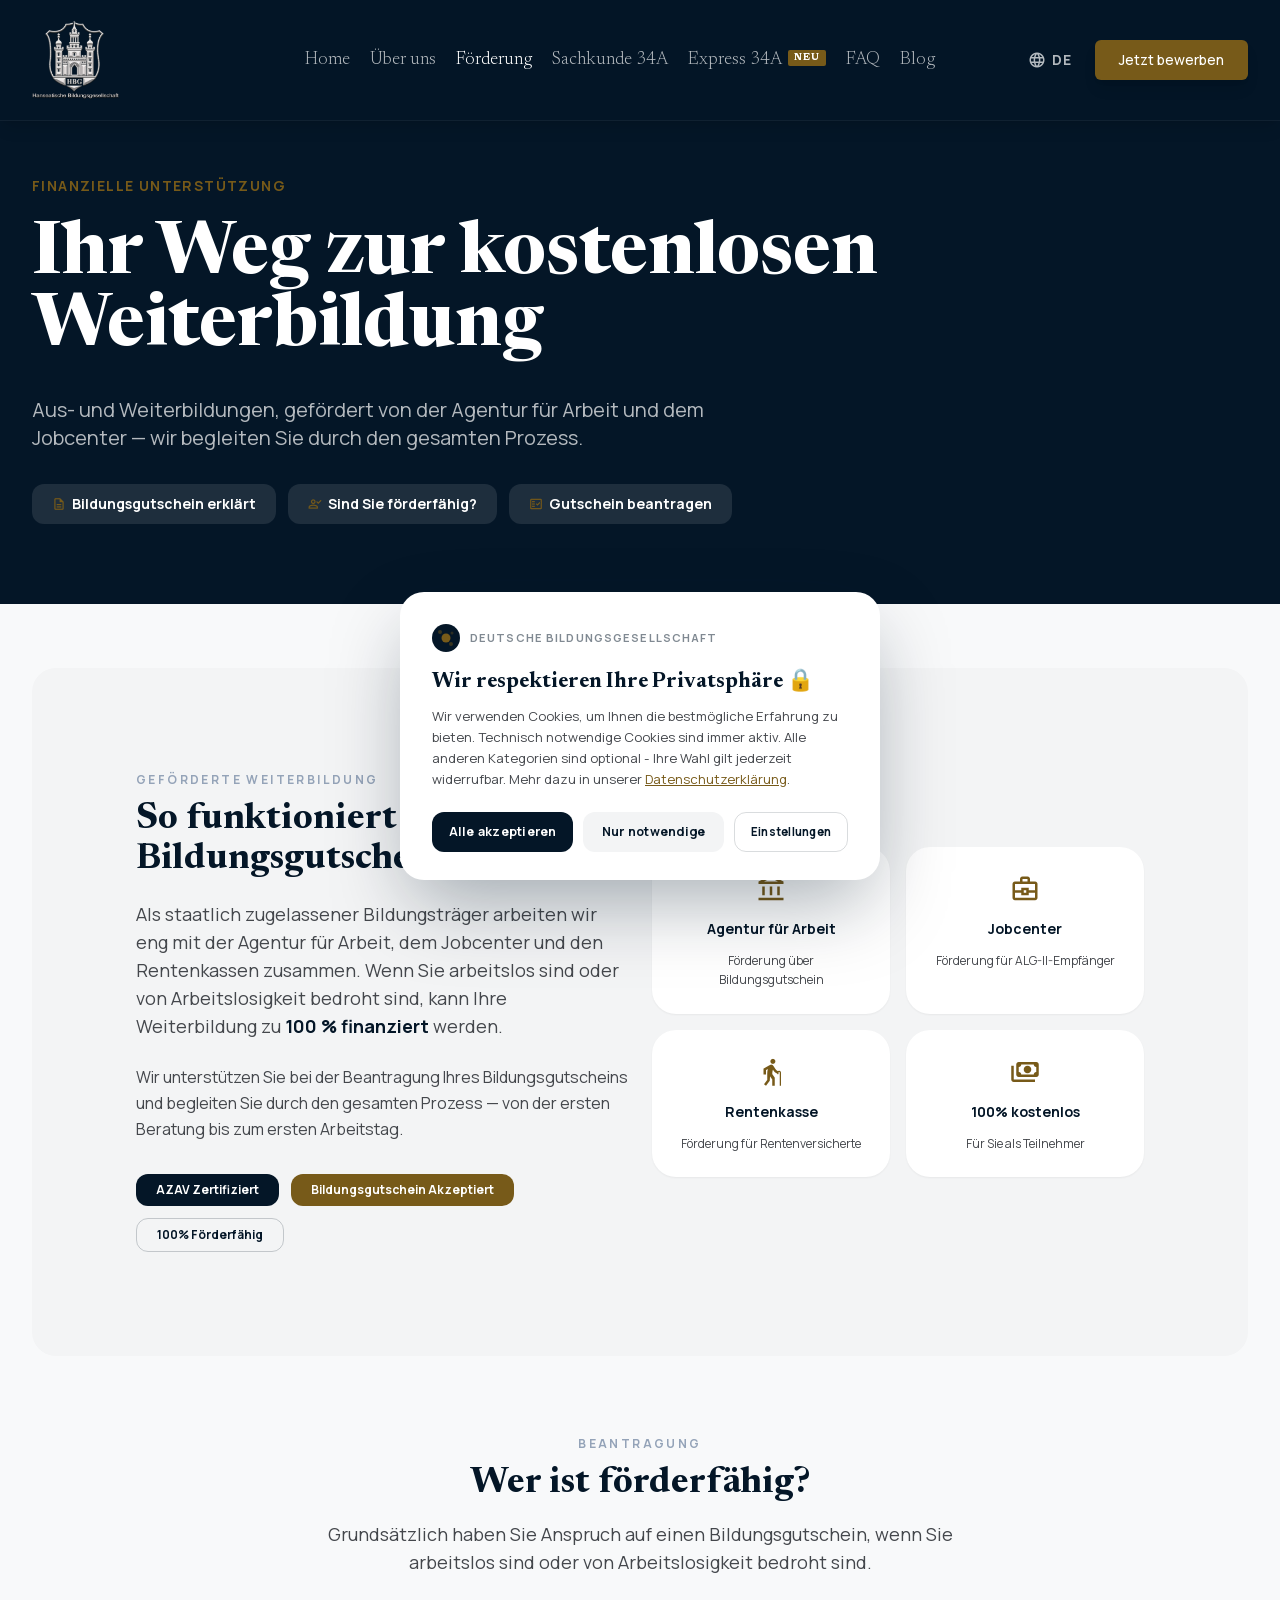
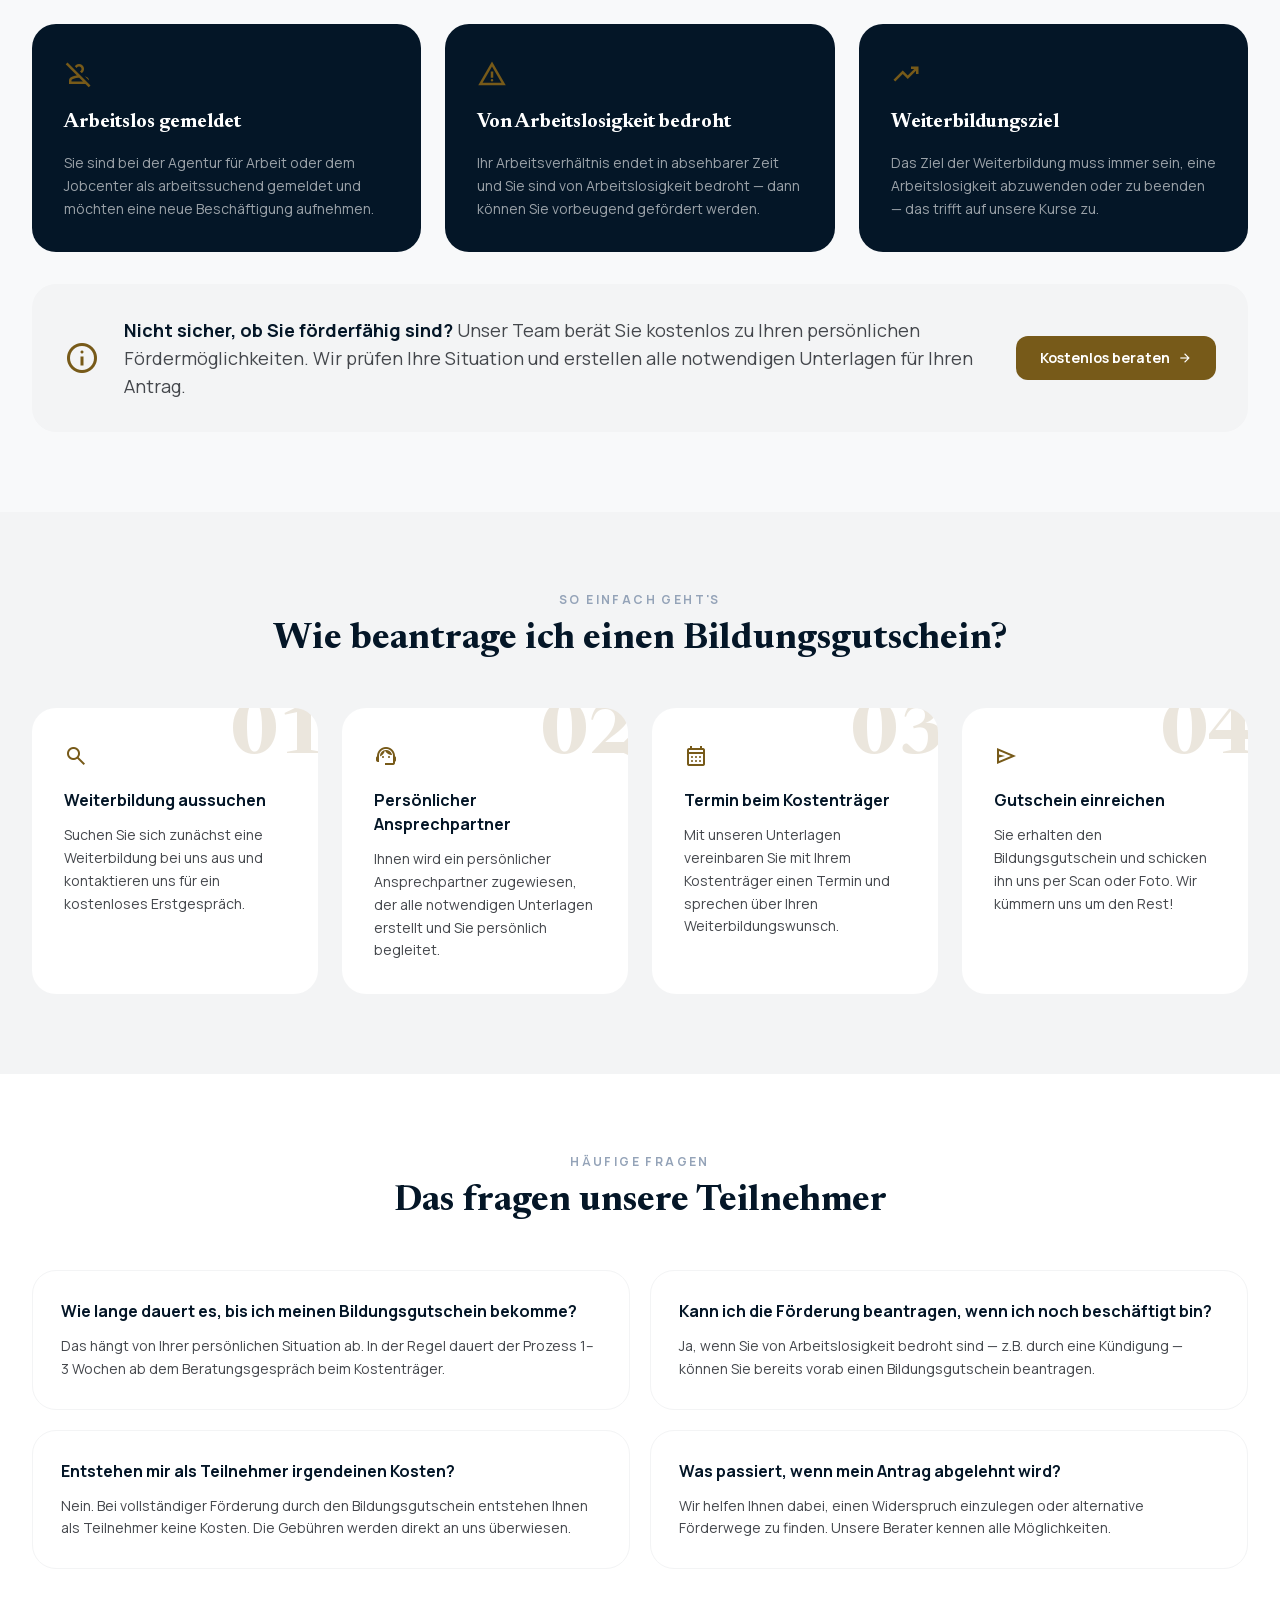
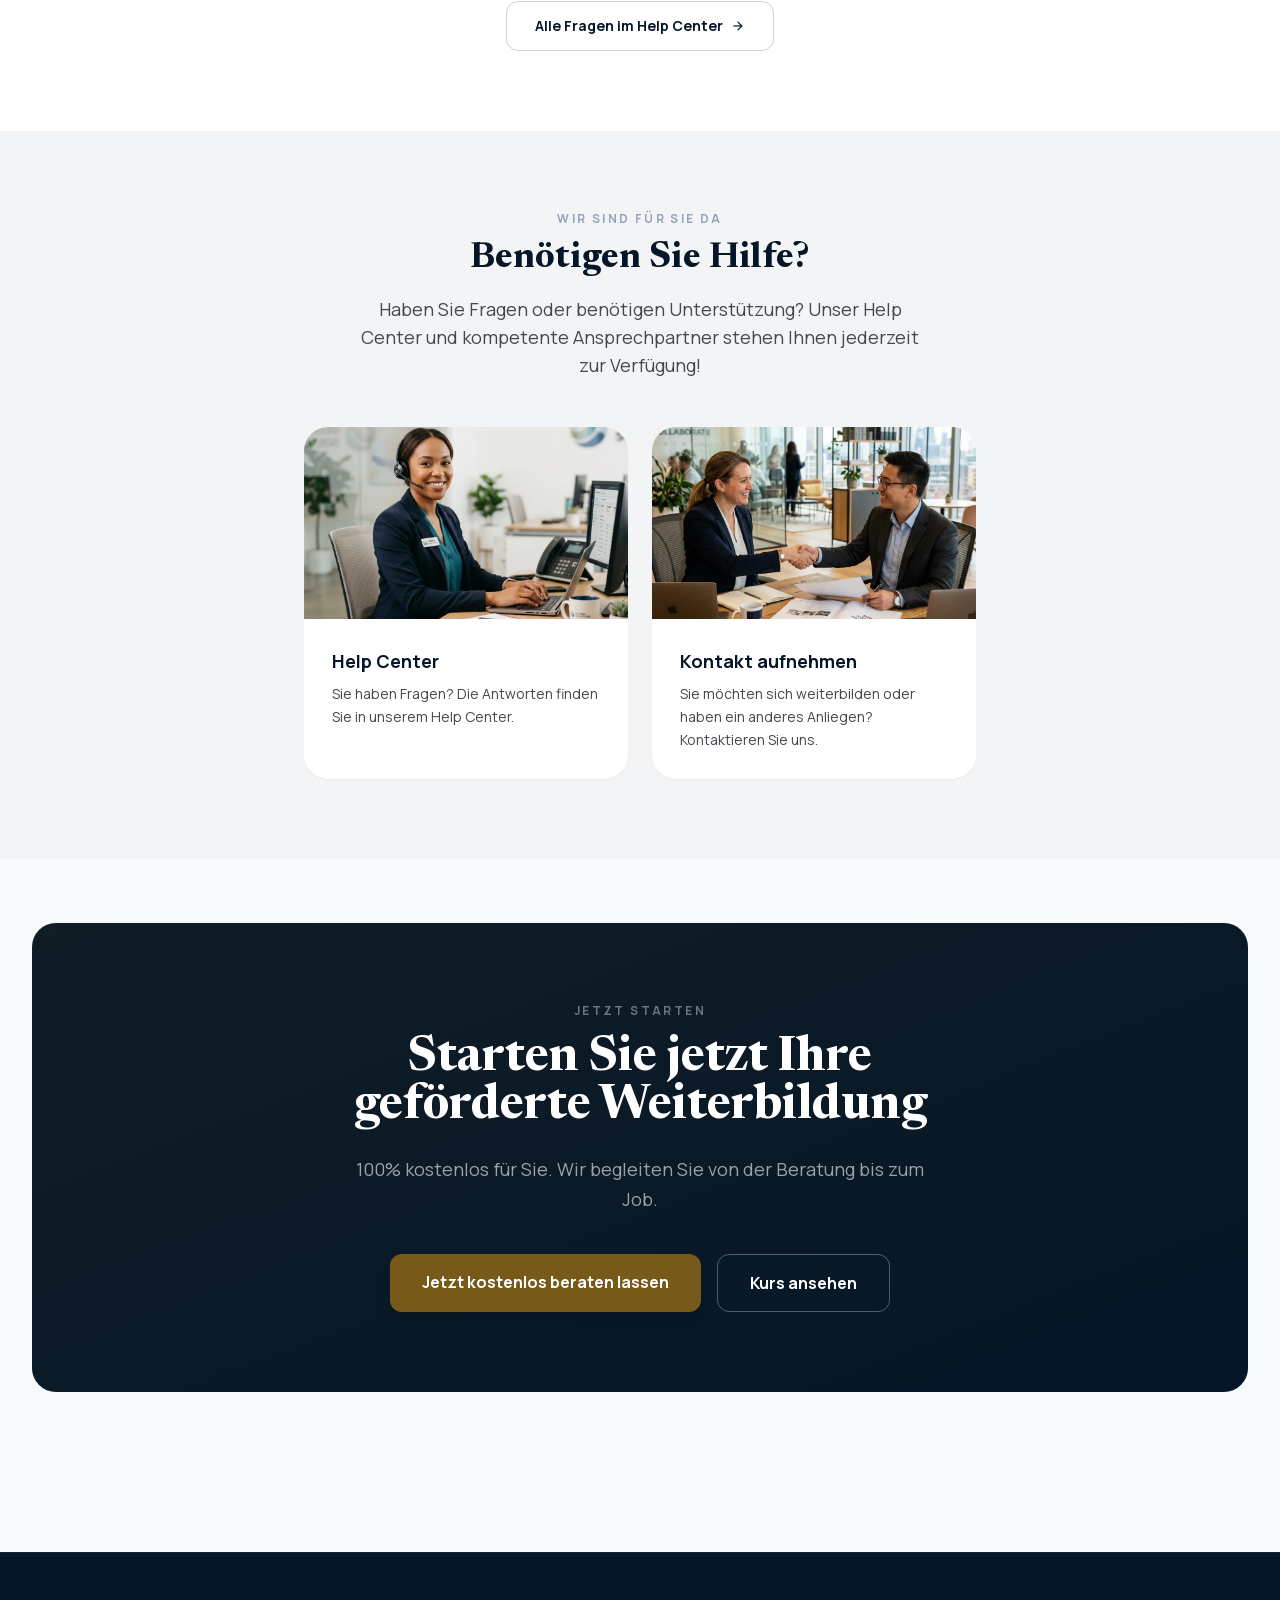
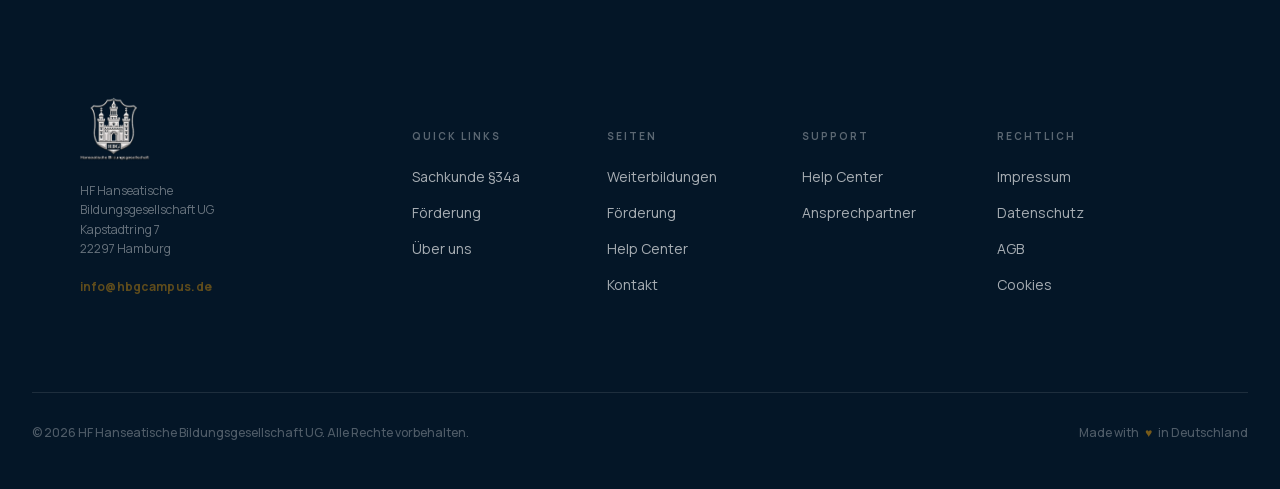
<file: foerderung.html>
﻿<!DOCTYPE html><html lang="de"><head>
<meta charset="utf-8">
<link rel="icon" href="/favicon.png" type="image/png">
<meta content="width=device-width, initial-scale=1.0" name="viewport">

<!-- SEO: Title & Meta -->
<title>Bildungsgutschein & Förderung | Kostenlose Online-Weiterbildung bundesweit – HBG</title>
<meta name="description" content="Weiterbildung 100% kostenlos über Bildungsgutschein – bundesweit und online. Gefördert von Agentur für Arbeit & Jobcenter. AZAV-zertifiziert. Jetzt kostenlos beraten!">
<meta name="robots" content="index, follow">
<meta name="author" content="HF Hanseatische Bildungsgesellschaft UG">
<meta name="keywords" content="Bildungsgutschein Weiterbildung, kostenlose Weiterbildung bundesweit, Bildungsgutschein online Kurs, Agentur für Arbeit Förderung, Jobcenter Weiterbildung, AZAV zertifiziert, Förderung Sachkunde 34a, Bildungsgutschein beantragen, kostenlose Weiterbildung Hamburg, kostenlose Weiterbildung Berlin, kostenlose Weiterbildung München, kostenlose Weiterbildung Köln, kostenlose Weiterbildung Frankfurt, Weiterbildung Arbeitslosen, Umschulung Bildungsgutschein, 34a Kurs gratis, Sicherheitsfachkraft kostenlos ausbilden">
<link rel="canonical" href="https://www.hbgcampus.de/foerderung.html">

<!-- Open Graph -->
<meta property="og:type" content="website">
<meta property="og:url" content="https://www.hbgcampus.de/foerderung.html">
<meta property="og:title" content="Bildungsgutschein & Förderung | Kostenlose Weiterbildung Hamburg">
<meta property="og:description" content="Weiterbildung 100% kostenlos über Bildungsgutschein. Jetzt beraten lassen!">
<meta property="og:image" content="https://www.hbgcampus.de/contact_consultation.png">
<meta property="og:locale" content="de_DE">
<meta property="og:site_name" content="HF Hanseatische Bildungsgesellschaft">

<!-- Twitter Card -->
<meta name="twitter:card" content="summary_large_image">
<meta name="twitter:title" content="Bildungsgutschein & Förderung | Kostenlose Weiterbildung Hamburg">
<meta name="twitter:description" content="Weiterbildung 100% kostenlos über Bildungsgutschein. Jetzt beraten lassen!">
<meta name="twitter:image" content="https://www.hbgcampus.de/contact_consultation.png">

<!-- Performance: Preconnect -->

<!-- Fonts & Icons -->
<link rel="preload" as="style" onload="this.onload=null;this.rel='stylesheet'" href="https://fonts.googleapis.com/css2?family=Material+Symbols+Outlined:wght,FILL@100..700,0..1&display=swap">

<style>
*,::before,::after{box-sizing:border-box;border-width:0;border-style:solid}
html{line-height:1.5;-webkit-text-size-adjust:100%;font-family:Manrope,ui-sans-serif,system-ui,sans-serif}
body{margin:0;background:#f8f9fa;color:#191c1d;-webkit-font-smoothing:antialiased}
header{position:fixed;top:0;width:100%;z-index:50;background:rgba(4,22,39,.98);backdrop-filter:blur(24px);border-bottom:1px solid rgba(255,255,255,.05);transition:all .8s cubic-bezier(.4,0,.2,1)}
.hanseatic-gradient{background:radial-gradient(circle at top right,#1a2b3c,#041627)}
section{display:block}main{display:block}
img{display:block;max-width:100%}
a{color:inherit;text-decoration:inherit}
</style>
<link rel="preload" href="hbg.css" as="style">
<link rel="stylesheet" href="hbg.css">

<style>
    @font-face { font-display: swap; }
        .material-symbols-outlined {
            font-variation-settings: 'FILL' 0, 'wght' 400, 'GRAD' 0, 'opsz' 24;
        }
        header {
            transition: all 0.8s cubic-bezier(0.4, 0, 0.2, 1);
        }
        header.scrolled {
            background-color: rgba(255, 255, 255, 0.7) !important;
            border-bottom-color: rgba(0, 0, 0, 0.05) !important;
            box-shadow: 0 10px 30px -10px rgba(0, 0, 0, 0.1) !important;
        }
        header.scrolled .nav-link {
            color: #041627 !important;
        }
        header.scrolled .nav-link:hover {
            color: #775a19 !important;
        }
        header.scrolled .logo-light {
            opacity: 0;
        }
        header.scrolled .logo-dark {
            opacity: 1;
        }
        .logo-img {
            transition: opacity 0.8s cubic-bezier(0.4, 0, 0.2, 1);
        }
        
        /* Mobile Menu */
        #mobile-menu { transition: transform 0.5s cubic-bezier(0.4, 0, 0.2, 1); }
        #mobile-menu.open { transform: translateX(0); }

            /* Hide Google Translate Toolbar */
        .VIpgJd-ZVi9od-ORHb-OEVmcd { display: none !important; }
        .goog-te-banner-frame { display: none !important; }
        body { top: 0 !important; }
        .goog-te-gadget-icon { display: none !important; }
    </style>

<style>
    @font-face { font-display: swap; }
/* Google Translate &ndash; hide default bar */
.goog-te-banner-frame, .goog-te-balloon-frame { display: none !important; }
body { top: 0px !important; }
.skiptranslate > iframe { display: none !important; }
#google_translate_element { display: none !important; }
/* Language Dropdown animation */
#lang-dropdown { animation: langFadeIn 0.18s ease; }
@keyframes langFadeIn {
    from { opacity: 0; transform: translateY(-6px) scale(0.98); }
    to   { opacity: 1; transform: translateY(0)  scale(1); }
}
header.scrolled #lang-btn { color: #041627 !important; }
                                /* BUNKER-FIX 6.0 */
        #mobile-menu-btn {
            display: none !important; cursor: pointer; z-index: 99999 !important;
            visibility: visible !important; opacity: 1 !important;
            background: rgba(255,255,255,0.1); border: none; padding: 0;
        }
        @media (max-width: 767px) {
            #mobile-menu-btn {
                display: flex !important;
                border-radius: 50% !important;
                width: 44px !important; height: 44px !important;
                align-items: center; justify-content: center;
                order: 99;
            }
        }
        #mobile-menu-btn::before {
            content: '\e5d2';
            font-family: 'Material Symbols Outlined' !important;
            font-variation-settings: 'FILL' 0, 'wght' 400, 'GRAD' 0, 'opsz' 24;
            font-size: 28px; color: white; line-height: 1;
        }
        #mobile-menu-btn.menu-open::before { content: '\e5cd'; }
        header.scrolled #mobile-menu-btn::before { color: #041627 !important; }
        header.scrolled #mobile-menu-btn { background: rgba(0, 0, 0, 0.05) !important; }     
.material-symbols-outlined { font-family: 'Material Symbols Outlined' !important; }
        /* Hide Google Translate Toolbar */
        .VIpgJd-ZVi9od-ORHb-OEVmcd { display: none !important; }
        .goog-te-banner-frame { display: none !important; }
        body { top: 0 !important; }
        .goog-te-gadget-icon { display: none !important; }
    </style>
</head>
<body class="bg-surface text-on-surface font-body antialiased">
<header class="fixed top-0 w-full z-50 bg-[#041627]/98 backdrop-blur-xl shadow-lg border-b border-white/5 notranslate">
<div class="max-w-screen-2xl mx-auto flex justify-between items-center h-[80px] md:h-[120px] px-4 md:px-8 nav-container transition-all duration-500">
<a class="flex items-center relative h-[55px] w-36 md:h-[80px] md:w-48" href="index.html">
<img alt="HBG Logo Light" class="h-full w-auto logo-img logo-light absolute inset-0 opacity-100" src="logo_light.webp" width="200" height="80">
<img alt="HBG Logo Dark" class="h-full w-auto logo-img logo-dark absolute inset-0 opacity-0" src="logo_dark.webp" width="200" height="80">
</a>
<nav class="hidden md:flex items-center gap-4 xl:gap-5 md:p-8">
<a class="font-headline font-medium text-lg leading-tight text-white/70 hover:text-secondary transition-all nav-link" href="index.html">Home</a>
<a class="font-headline font-medium text-lg leading-tight text-white/70 hover:text-secondary transition-all nav-link" href="ueber-uns.html">&Uuml;ber uns</a>
<a class="font-headline font-medium text-lg leading-tight text-white hover:text-secondary transition-all nav-link" href="foerderung.html">F&ouml;rderung</a>
<a class="font-headline font-medium text-lg leading-tight text-white/70 hover:text-secondary transition-all nav-link" href="sachkunde-34a.html">Sachkunde 34A</a>
<a class="font-headline font-medium text-lg leading-tight text-white/70 hover:text-secondary transition-all nav-link inline-flex items-center gap-1.5" href="expresskurs-34a.html">Express 34A<span class="bg-secondary text-white text-[9px] font-bold px-1.5 py-0.5 rounded-sm uppercase tracking-widest animate-pulse translate-y-[-2px]">Neu</span></a>
<a class="font-headline font-medium text-lg leading-tight text-white/70 hover:text-secondary transition-all nav-link" href="faq.html">FAQ</a>
<a class="font-headline font-medium text-lg leading-tight text-white/70 hover:text-secondary transition-all nav-link" href="blog.html">Blog</a>
</nav>
<div class="flex items-center gap-3">
<!-- Language Switcher -->
<div class="relative" id="lang-switcher-wrap">
  <button id="lang-btn" onclick="toggleLangMenu(event)" class="flex items-center gap-1.5 px-3 py-2 rounded-full text-white/70 hover:text-white transition-all duration-200" aria-label="Sprache w&auml;hlen">
    <span class="material-symbols-outlined text-[18px]" aria-hidden="true">language</span>
    <span class="text-sm font-bold tracking-wide" id="lang-btn-label">DE</span>
  </button>
  <div id="lang-dropdown" class="hidden absolute right-0 top-[calc(100%+12px)] bg-white rounded-3xl shadow-2xl p-4 sm:p-5 w-[300px] sm:w-[330px] z-[200] border border-slate-100">
    <p class="text-[10px] font-bold uppercase tracking-[0.2em] text-slate-400 mb-4">Sprache w&#228;hlen</p>
    <div class="grid grid-cols-5 gap-1">
      <button onclick="setLang('de','DE')" class="lang-opt flex flex-col items-center p-2.5 rounded-2xl hover:bg-slate-50 transition-colors group"><span class="font-bold text-sm text-[#041627] group-hover:text-[#775a19] transition-colors">DE</span><span class="text-[10px] text-slate-400 mt-0.5">Deutsch</span></button>
      <button onclick="setLang('en','EN')" class="lang-opt flex flex-col items-center p-2.5 rounded-2xl hover:bg-slate-50 transition-colors group"><span class="font-bold text-sm text-[#041627] group-hover:text-[#775a19] transition-colors">EN</span><span class="text-[10px] text-slate-400 mt-0.5">English</span></button>
      <button onclick="setLang('sq','SQ')" class="lang-opt flex flex-col items-center p-2.5 rounded-2xl hover:bg-slate-50 transition-colors group"><span class="font-bold text-sm text-[#041627] group-hover:text-[#775a19] transition-colors">SQ</span><span class="text-[10px] text-slate-400 mt-0.5">Albanisch</span></button>
      <button onclick="setLang('ar','AR')" class="lang-opt flex flex-col items-center p-2.5 rounded-2xl hover:bg-slate-50 transition-colors group"><span class="font-bold text-sm text-[#041627] group-hover:text-[#775a19] transition-colors">AR</span><span class="text-[10px] text-slate-400 mt-0.5">Arabisch</span></button>
      <button onclick="setLang('fr','FR')" class="lang-opt flex flex-col items-center p-2.5 rounded-2xl hover:bg-slate-50 transition-colors group"><span class="font-bold text-sm text-[#041627] group-hover:text-[#775a19] transition-colors">FR</span><span class="text-[10px] text-slate-400 mt-0.5">Franz&#246;sisch</span></button>
      <button onclick="setLang('it','IT')" class="lang-opt flex flex-col items-center p-2.5 rounded-2xl hover:bg-slate-50 transition-colors group"><span class="font-bold text-sm text-[#041627] group-hover:text-[#775a19] transition-colors">IT</span><span class="text-[10px] text-slate-400 mt-0.5">Italienisch</span></button>
      <button onclick="setLang('pl','PL')" class="lang-opt flex flex-col items-center p-2.5 rounded-2xl hover:bg-slate-50 transition-colors group"><span class="font-bold text-sm text-[#041627] group-hover:text-[#775a19] transition-colors">PL</span><span class="text-[10px] text-slate-400 mt-0.5">Polnisch</span></button>
      <button onclick="setLang('ru','RU')" class="lang-opt flex flex-col items-center p-2.5 rounded-2xl hover:bg-slate-50 transition-colors group"><span class="font-bold text-sm text-[#041627] group-hover:text-[#775a19] transition-colors">RU</span><span class="text-[10px] text-slate-400 mt-0.5">Russisch</span></button>
      <button onclick="setLang('es','ES')" class="lang-opt flex flex-col items-center p-2.5 rounded-2xl hover:bg-slate-50 transition-colors group"><span class="font-bold text-sm text-[#041627] group-hover:text-[#775a19] transition-colors">ES</span><span class="text-[10px] text-slate-400 mt-0.5">Spanisch</span></button>
      <button onclick="setLang('tr','TR')" class="lang-opt flex flex-col items-center p-2.5 rounded-2xl hover:bg-slate-50 transition-colors group"><span class="font-bold text-sm text-[#041627] group-hover:text-[#775a19] transition-colors">TR</span><span class="text-[10px] text-slate-400 mt-0.5">T&#252;rkisch</span></button>
    </div>
  </div>
</div>
<a class="hidden md:inline-block bg-secondary text-white px-6 py-2.5 rounded-md font-medium text-sm hover:brightness-110 transition-all shadow-lg" href="beratung.html">Jetzt bewerben</a>
<button id="mobile-menu-btn" class="notranslate" translate="no" aria-label="Toggle Navigation"></button>
</div>
</div>
</header>
<!-- Mobile Full-Screen Menu -->
<div id="mobile-menu" class="fixed inset-0 z-[55] bg-[#041627] flex flex-col items-center justify-center gap-6 translate-x-full md:hidden">
<a href="index.html" class="font-headline text-3xl md:text-4xl text-white/80 hover:text-secondary transition-colors">Home</a>
<a href="ueber-uns.html" class="font-headline text-3xl md:text-4xl text-white/80 hover:text-secondary transition-colors">&Uuml;ber uns</a>
<a href="foerderung.html" class="font-headline text-3xl md:text-4xl text-white hover:text-secondary transition-colors">F&ouml;rderung</a>
<a href="sachkunde-34a.html" class="font-headline text-3xl md:text-4xl text-white/80 hover:text-secondary transition-colors">Sachkunde 34A</a>
<a href="expresskurs-34a.html" class="font-headline text-3xl md:text-4xl text-white/80 hover:text-secondary transition-colors inline-flex items-center gap-2">Express 34A<span class="bg-secondary text-white text-[10px] font-bold px-2 py-0.5 rounded-sm uppercase tracking-widest animate-pulse">Neu</span></a>
<a href="faq.html" class="font-headline text-3xl md:text-4xl text-white/80 hover:text-secondary transition-colors">FAQ</a>
<a href="blog.html" class="font-headline text-3xl md:text-4xl text-white/80 hover:text-secondary transition-colors">Blog</a>
<div class="w-16 h-px bg-white/20 my-4"></div>
<a href="beratung.html" class="bg-secondary text-white px-10 py-4 rounded-md font-bold text-lg hover:brightness-110 transition-all shadow-xl">Jetzt bewerben</a>
</div>
<main class="pb-16 md:pb-24">
<!-- Hero -->
<section class="pt-20 md:pt-44 pb-12 md:pb-20 bg-[#041627] text-white">
  <div class="max-w-screen-xl mx-auto px-4 md:px-8">
    <span class="font-bold text-secondary uppercase tracking-widest text-sm mb-4 md:mb-6 block">Finanzielle Unterst&uuml;tzung</span>
    <h1 class="font-headline text-3xl md:text-4xl md:text-6xl lg:text-7xl font-bold text-white mb-5 md:mb-8 leading-tight">Ihr Weg zur kostenlosen<br>Weiterbildung</h1>
    <p class="text-white/70 text-base md:text-xl max-w-2xl leading-relaxed mb-8">
      Aus- und Weiterbildungen, gef&ouml;rdert von der Agentur f&uuml;r Arbeit und dem Jobcenter &mdash; wir begleiten Sie durch den gesamten Prozess.
    </p>
    <!-- Quick Links -->
    <div class="flex flex-wrap gap-3">
      <a href="#bildungsgutschein" class="inline-flex items-center gap-1.5 bg-white/10 hover:bg-white/20 text-white text-sm font-bold px-5 py-2.5 rounded-full transition-all">
        <span class="material-symbols-outlined text-secondary text-sm">description</span> Bildungsgutschein erkl&auml;rt
      </a>
      <a href="#foerderfaehig" class="inline-flex items-center gap-1.5 bg-white/10 hover:bg-white/20 text-white text-sm font-bold px-5 py-2.5 rounded-full transition-all">
        <span class="material-symbols-outlined text-secondary text-sm">person_check</span> Sind Sie f&ouml;rderf&auml;hig?
      </a>
      <a href="#beantragen" class="inline-flex items-center gap-1.5 bg-white/10 hover:bg-white/20 text-white text-sm font-bold px-5 py-2.5 rounded-full transition-all">
        <span class="material-symbols-outlined text-secondary text-sm">fact_check</span> Gutschein beantragen
      </a>
    </div>
  </div>
</section>

<!-- Info-Banner -->
<div class="max-w-screen-xl mx-auto px-4 md:px-8 mt-8 md:mt-16" id="bildungsgutschein">
  <div class="bg-surface-container-low rounded-3xl p-5 md:p-10 md:p-14">
    <div class="grid grid-cols-1 md:grid-cols-2 gap-6 md:p-12 items-center">
      <div>
        <span class="font-bold text-xs uppercase tracking-[0.2em] text-slate-400 mb-3 block">Gef&ouml;rderte Weiterbildung</span>
        <h2 class="font-headline text-3xl md:text-4xl font-bold text-primary mb-5">So funktioniert der Bildungsgutschein</h2>
        <p class="text-on-surface-variant text-base md:text-lg leading-relaxed mb-6">
          Als staatlich zugelassener Bildungstr&auml;ger arbeiten wir eng mit der Agentur f&uuml;r Arbeit, dem Jobcenter und den Rentenkassen zusammen. Wenn Sie arbeitslos sind oder von Arbeitslosigkeit bedroht sind, kann Ihre Weiterbildung zu <strong class="text-primary">100 % finanziert</strong> werden.
        </p>
        <p class="text-on-surface-variant leading-relaxed mb-8">
          Wir unterst&uuml;tzen Sie bei der Beantragung Ihres Bildungsgutscheins und begleiten Sie durch den gesamten Prozess &mdash; von der ersten Beratung bis zum ersten Arbeitstag.
        </p>
        <div class="flex flex-wrap gap-3">
          <span class="bg-primary text-white px-5 py-2 rounded-full font-bold text-xs">AZAV Zertifiziert</span>
          <span class="bg-secondary text-white px-5 py-2 rounded-full font-bold text-xs">Bildungsgutschein Akzeptiert</span>
          <span class="border border-primary/20 text-primary px-5 py-2 rounded-full font-bold text-xs">100% F&ouml;rderf&auml;hig</span>
        </div>
      </div>
      <div class="grid grid-cols-1 md:grid-cols-2 gap-4">
        <div class="bg-white rounded-3xl p-6 text-center flex flex-col items-center gap-3 shadow-sm">
          <span class="material-symbols-outlined text-secondary text-3xl">account_balance</span>
          <span class="font-bold text-primary text-sm">Agentur f&uuml;r Arbeit</span>
          <span class="text-xs text-on-surface-variant text-center leading-relaxed">F&ouml;rderung &uuml;ber Bildungsgutschein</span>
        </div>
        <div class="bg-white rounded-3xl p-6 text-center flex flex-col items-center gap-3 shadow-sm">
          <span class="material-symbols-outlined text-secondary text-3xl">business_center</span>
          <span class="font-bold text-primary text-sm">Jobcenter</span>
          <span class="text-xs text-on-surface-variant text-center leading-relaxed">F&ouml;rderung f&uuml;r ALG-II-Empf&auml;nger</span>
        </div>
        <div class="bg-white rounded-3xl p-6 text-center flex flex-col items-center gap-3 shadow-sm">
          <span class="material-symbols-outlined text-secondary text-3xl">elderly</span>
          <span class="font-bold text-primary text-sm">Rentenkasse</span>
          <span class="text-xs text-on-surface-variant text-center leading-relaxed">F&ouml;rderung f&uuml;r Rentenversicherte</span>
        </div>
        <div class="bg-white rounded-3xl p-6 text-center flex flex-col items-center gap-3 shadow-sm">
          <span class="material-symbols-outlined text-secondary text-3xl">payments</span>
          <span class="font-bold text-primary text-sm">100% kostenlos</span>
          <span class="text-xs text-on-surface-variant text-center leading-relaxed">F&uuml;r Sie als Teilnehmer</span>
        </div>
      </div>
    </div>
  </div>
</div>

<!-- F&ouml;rderf&auml;higkeit -->
<section class="py-14 md:py-20" id="foerderfaehig">
  <div class="max-w-screen-xl mx-auto px-4 md:px-8">
    <div class="text-center mb-12">
      <span class="font-bold text-xs uppercase tracking-[0.2em] text-slate-400 mb-3 block">Beantragung</span>
      <h2 class="font-headline text-3xl md:text-4xl text-primary font-bold mb-4">Wer ist f&ouml;rderf&auml;hig?</h2>
      <p class="text-on-surface-variant text-lg max-w-2xl mx-auto">
        Grunds&auml;tzlich haben Sie Anspruch auf einen Bildungsgutschein, wenn Sie arbeitslos sind oder von Arbeitslosigkeit bedroht sind.
      </p>
    </div>
    <div class="grid grid-cols-1 md:grid-cols-3 gap-6">
      <div class="bg-[#041627] text-white rounded-3xl p-5 md:p-8 flex flex-col gap-4">
        <span class="material-symbols-outlined text-secondary text-3xl">person_off</span>
        <h3 class="font-headline text-xl font-bold">Arbeitslos gemeldet</h3>
        <p class="text-white/60 text-sm leading-relaxed">Sie sind bei der Agentur f&uuml;r Arbeit oder dem Jobcenter als arbeitssuchend gemeldet und m&ouml;chten eine neue Besch&auml;ftigung aufnehmen.</p>
      </div>
      <div class="bg-[#041627] text-white rounded-3xl p-5 md:p-8 flex flex-col gap-4">
        <span class="material-symbols-outlined text-secondary text-3xl">warning</span>
        <h3 class="font-headline text-xl font-bold">Von Arbeitslosigkeit bedroht</h3>
        <p class="text-white/60 text-sm leading-relaxed">Ihr Arbeitsverh&auml;ltnis endet in absehbarer Zeit und Sie sind von Arbeitslosigkeit bedroht &mdash; dann k&ouml;nnen Sie vorbeugend gef&ouml;rdert werden.</p>
      </div>
      <div class="bg-[#041627] text-white rounded-3xl p-5 md:p-8 flex flex-col gap-4">
        <span class="material-symbols-outlined text-secondary text-3xl">trending_up</span>
        <h3 class="font-headline text-xl font-bold">Weiterbildungsziel</h3>
        <p class="text-white/60 text-sm leading-relaxed">Das Ziel der Weiterbildung muss immer sein, eine Arbeitslosigkeit abzuwenden oder zu beenden &mdash; das trifft auf unsere Kurse zu.</p>
      </div>
    </div>
    <div class="mt-8 bg-surface-container-low rounded-3xl p-5 md:p-8 flex flex-col md:flex-row items-center gap-6">
      <span class="material-symbols-outlined text-secondary text-3xl md:text-4xl flex-shrink-0">info</span>
      <p class="text-on-surface-variant leading-relaxed text-base md:text-lg">
        <strong class="text-primary">Nicht sicher, ob Sie f&ouml;rderf&auml;hig sind?</strong> Unser Team ber&auml;t Sie kostenlos zu Ihren pers&ouml;nlichen F&ouml;rderm&ouml;glichkeiten. Wir pr&uuml;fen Ihre Situation und erstellen alle notwendigen Unterlagen f&uuml;r Ihren Antrag.
      </p>
      <a href="beratung.html" class="flex-shrink-0 inline-flex items-center gap-2 bg-secondary text-white px-6 py-3 rounded-full font-bold text-sm hover:brightness-110 transition-all">
        Kostenlos beraten <span class="material-symbols-outlined text-sm">arrow_forward</span>
      </a>
    </div>
  </div>
</section>

<!-- Schritt-f&uuml;r-Schritt-Prozess -->
<section class="py-14 md:py-20 bg-surface-container-low" id="beantragen">
  <div class="max-w-screen-xl mx-auto px-4 md:px-8">
    <div class="text-center mb-12">
      <span class="font-bold text-xs uppercase tracking-[0.2em] text-slate-400 mb-3 block">So einfach geht's</span>
      <h2 class="font-headline text-3xl md:text-4xl text-primary font-bold">Wie beantrage ich einen Bildungsgutschein?</h2>
    </div>
    <div class="grid grid-cols-1 md:grid-cols-4 gap-6">
      <div class="bg-white rounded-3xl p-5 md:p-8 relative overflow-hidden group hover:shadow-xl transition-all duration-300 hover:-translate-y-1">
        <span class="text-3xl md:text-4xl md:text-7xl font-headline font-bold text-secondary/15 absolute -top-2 -right-2">01</span>
        <span class="material-symbols-outlined text-secondary text-2xl mb-4 relative z-10 block">search</span>
        <h4 class="font-bold relative z-10 mb-3 text-primary">Weiterbildung aussuchen</h4>
        <p class="text-on-surface-variant text-sm relative z-10 leading-relaxed">Suchen Sie sich zun&auml;chst eine Weiterbildung bei uns aus und kontaktieren uns f&uuml;r ein kostenloses Erstgespr&auml;ch.</p>
      </div>
      <div class="bg-white rounded-3xl p-5 md:p-8 relative overflow-hidden group hover:shadow-xl transition-all duration-300 hover:-translate-y-1">
        <span class="text-3xl md:text-4xl md:text-7xl font-headline font-bold text-secondary/15 absolute -top-2 -right-2">02</span>
        <span class="material-symbols-outlined text-secondary text-2xl mb-4 relative z-10 block">support_agent</span>
        <h4 class="font-bold relative z-10 mb-3 text-primary">Pers&ouml;nlicher Ansprechpartner</h4>
        <p class="text-on-surface-variant text-sm relative z-10 leading-relaxed">Ihnen wird ein pers&ouml;nlicher Ansprechpartner zugewiesen, der alle notwendigen Unterlagen erstellt und Sie pers&ouml;nlich begleitet.</p>
      </div>
      <div class="bg-white rounded-3xl p-5 md:p-8 relative overflow-hidden group hover:shadow-xl transition-all duration-300 hover:-translate-y-1">
        <span class="text-3xl md:text-4xl md:text-7xl font-headline font-bold text-secondary/15 absolute -top-2 -right-2">03</span>
        <span class="material-symbols-outlined text-secondary text-2xl mb-4 relative z-10 block">calendar_month</span>
        <h4 class="font-bold relative z-10 mb-3 text-primary">Termin beim Kostentr&auml;ger</h4>
        <p class="text-on-surface-variant text-sm relative z-10 leading-relaxed">Mit unseren Unterlagen vereinbaren Sie mit Ihrem Kostentr&auml;ger einen Termin und sprechen &uuml;ber Ihren Weiterbildungswunsch.</p>
      </div>
      <div class="bg-white rounded-3xl p-5 md:p-8 relative overflow-hidden group hover:shadow-xl transition-all duration-300 hover:-translate-y-1">
        <span class="text-3xl md:text-4xl md:text-7xl font-headline font-bold text-secondary/15 absolute -top-2 -right-2">04</span>
        <span class="material-symbols-outlined text-secondary text-2xl mb-4 relative z-10 block">send</span>
        <h4 class="font-bold relative z-10 mb-3 text-primary">Gutschein einreichen</h4>
        <p class="text-on-surface-variant text-sm relative z-10 leading-relaxed">Sie erhalten den Bildungsgutschein und schicken ihn uns per Scan oder Foto. Wir k&uuml;mmern uns um den Rest!</p>
      </div>
    </div>
  </div>
</section>

<!-- FAQ-Kacheln -->
<section class="py-14 md:py-20 bg-white">
  <div class="max-w-screen-xl mx-auto px-4 md:px-8">
    <div class="text-center mb-12">
      <span class="font-bold text-xs uppercase tracking-[0.2em] text-slate-400 mb-3 block">H&auml;ufige Fragen</span>
      <h2 class="font-headline text-3xl md:text-4xl text-primary font-bold">Das fragen unsere Teilnehmer</h2>
    </div>
    <div class="grid grid-cols-1 md:grid-cols-2 gap-5">
      <div class="border border-surface-container-low rounded-3xl p-7 hover:border-secondary/30 transition-colors">
        <h4 class="font-bold text-primary mb-3">Wie lange dauert es, bis ich meinen Bildungsgutschein bekomme?</h4>
        <p class="text-on-surface-variant text-sm leading-relaxed">Das h&auml;ngt von Ihrer pers&ouml;nlichen Situation ab. In der Regel dauert der Prozess 1&ndash;3 Wochen ab dem Beratungsgespr&auml;ch beim Kostentr&auml;ger.</p>
      </div>
      <div class="border border-surface-container-low rounded-3xl p-7 hover:border-secondary/30 transition-colors">
        <h4 class="font-bold text-primary mb-3">Kann ich die F&ouml;rderung beantragen, wenn ich noch besch&auml;ftigt bin?</h4>
        <p class="text-on-surface-variant text-sm leading-relaxed">Ja, wenn Sie von Arbeitslosigkeit bedroht sind &mdash; z.B. durch eine K&uuml;ndigung &mdash; k&ouml;nnen Sie bereits vorab einen Bildungsgutschein beantragen.</p>
      </div>
      <div class="border border-surface-container-low rounded-3xl p-7 hover:border-secondary/30 transition-colors">
        <h4 class="font-bold text-primary mb-3">Entstehen mir als Teilnehmer irgendeinen Kosten?</h4>
        <p class="text-on-surface-variant text-sm leading-relaxed">Nein. Bei vollst&auml;ndiger F&ouml;rderung durch den Bildungsgutschein entstehen Ihnen als Teilnehmer keine Kosten. Die Geb&uuml;hren werden direkt an uns &uuml;berwiesen.</p>
      </div>
      <div class="border border-surface-container-low rounded-3xl p-7 hover:border-secondary/30 transition-colors">
        <h4 class="font-bold text-primary mb-3">Was passiert, wenn mein Antrag abgelehnt wird?</h4>
        <p class="text-on-surface-variant text-sm leading-relaxed">Wir helfen Ihnen dabei, einen Widerspruch einzulegen oder alternative F&ouml;rderwege zu finden. Unsere Berater kennen alle M&ouml;glichkeiten.</p>
      </div>
    </div>
    <div class="text-center mt-8">
      <a href="faq.html" class="inline-flex items-center gap-2 border border-primary/20 text-primary px-7 py-3.5 rounded-full font-bold text-sm hover:bg-primary hover:text-white transition-all duration-300">
        Alle Fragen im Help Center <span class="material-symbols-outlined text-sm">arrow_forward</span>
      </a>
    </div>
  </div>
</section>

<!-- Wir sind f&uuml;r Sie da -->
<section class="py-14 md:py-20 bg-surface-container-low">
  <div class="max-w-screen-xl mx-auto px-4 md:px-8 text-center">
    <span class="font-bold text-xs uppercase tracking-[0.2em] text-slate-400 mb-3 block">Wir sind f&uuml;r Sie da</span>
    <h2 class="font-headline text-3xl md:text-4xl text-primary font-bold mb-4">Ben&ouml;tigen Sie Hilfe?</h2>
    <p class="text-on-surface-variant text-lg max-w-xl mx-auto mb-12">Haben Sie Fragen oder ben&ouml;tigen Unterst&uuml;tzung? Unser Help Center und kompetente Ansprechpartner stehen Ihnen jederzeit zur Verf&uuml;gung!</p>
    <div class="grid grid-cols-1 md:grid-cols-2 gap-6 max-w-2xl mx-auto">
      <a href="faq.html" class="group bg-white rounded-3xl overflow-hidden shadow-sm hover:shadow-xl transition-all duration-500 hover:-translate-y-1 text-left">
        <div class="h-48 overflow-hidden">
          <img src="help_center_agent.webp" alt="Help Center" class="w-full h-full object-cover group-hover:scale-105 transition-transform duration-700" loading="lazy">
        </div>
        <div class="p-7">
          <h3 class="font-bold text-primary text-lg mb-2">Help Center</h3>
          <p class="text-on-surface-variant text-sm leading-relaxed">Sie haben Fragen? Die Antworten finden Sie in unserem Help Center.</p>
        </div>
      </a>
      <a href="beratung.html" class="group bg-white rounded-3xl overflow-hidden shadow-sm hover:shadow-xl transition-all duration-500 hover:-translate-y-1 text-left">
        <div class="h-48 overflow-hidden">
          <img src="contact_consultation.webp" alt="Kontakt aufnehmen" class="w-full h-full object-cover group-hover:scale-105 transition-transform duration-700" loading="lazy">
        </div>
        <div class="p-7">
          <h3 class="font-bold text-primary text-lg mb-2">Kontakt aufnehmen</h3>
          <p class="text-on-surface-variant text-sm leading-relaxed">Sie m&ouml;chten sich weiterbilden oder haben ein anderes Anliegen? Kontaktieren Sie uns.</p>
        </div>
      </a>
    </div>
  </div>
</section>

<!-- CTA -->
<section class="py-12 md:py-16 px-4 md:px-8">
  <div class="max-w-screen-xl mx-auto">
    <div class="bg-[#041627] rounded-3xl px-10 md:px-20 py-14 md:py-20 text-center relative overflow-hidden">
      <div class="absolute inset-0 bg-gradient-to-br from-secondary/10 to-transparent"></div>
      <span class="font-bold text-xs uppercase tracking-[0.2em] text-white/40 mb-4 block relative z-10">Jetzt starten</span>
      <h2 class="font-headline text-3xl md:text-5xl text-white font-bold mb-6 relative z-10">Starten Sie jetzt Ihre<br>gef&ouml;rderte Weiterbildung</h2>
      <p class="text-white/60 text-lg mb-10 max-w-xl mx-auto leading-relaxed relative z-10">100% kostenlos f&uuml;r Sie. Wir begleiten Sie von der Beratung bis zum Job.</p>
      <div class="flex flex-col sm:flex-row gap-4 justify-center relative z-10">
        <a href="beratung.html" class="bg-secondary text-white px-8 py-4 rounded-full font-bold block w-full sm:w-auto text-center hover:brightness-110 transition-all shadow-lg hover:-translate-y-0.5">Jetzt kostenlos beraten lassen</a>
        <a href="sachkunde-34a.html" class="border border-white/30 text-white px-8 py-4 rounded-full font-bold block w-full sm:w-auto text-center hover:bg-white/10 transition-all">Kurs ansehen</a>
      </div>
    </div>
  </div>
</section>
</main>
<footer class="bg-primary pt-16 md:pt-24 pb-8 md:pb-12 text-white border-t border-white/5">
<div class="max-w-screen-2xl mx-auto px-4 md:px-8">
  <div class="flex flex-col lg:flex-row gap-6 md:p-12 lg:gap-20 pb-12 md:pb-16">
    <div class="flex flex-col gap-5 lg:min-w-[220px]">
      <a href="index.html" class="inline-block"><img alt="HBG Logo" class="h-14 md:h-16 w-auto" src="logo_light.webp" width="200" height="80"></a>
      <p class="text-white/40 text-xs leading-relaxed max-w-[200px]">HF Hanseatische Bildungsgesellschaft UG<br>Kapstadtring 7<br>22297 Hamburg</p>
      <a href="mailto:info@hbgcampus.de" class="text-secondary/80 hover:text-secondary text-xs font-bold transition-colors tracking-wide">info@hbgcampus.de</a>
    </div>
    <div class="grid grid-cols-1 md:grid-cols-2 md:grid-cols-4 gap-5 md:p-8 md:gap-6 md:p-12 flex-1">
      <div>
        <h4 class="font-bold text-[10px] uppercase tracking-[0.2em] text-white/35 mb-5">Quick Links</h4>
        <ul class="space-y-3">
          <li><a href="sachkunde-34a.html" class="text-sm text-white/65 hover:text-secondary transition-colors duration-200">Sachkunde &#167;34a</a></li>
          <li><a href="foerderung.html" class="text-sm text-white/65 hover:text-secondary transition-colors duration-200">F&ouml;rderung</a></li>
          <li><a href="ueber-uns.html" class="text-sm text-white/65 hover:text-secondary transition-colors duration-200">&Uuml;ber uns</a></li>
        </ul>
      </div>
      <div>
        <h4 class="font-bold text-[10px] uppercase tracking-[0.2em] text-white/35 mb-5">Seiten</h4>
        <ul class="space-y-3">
          <li><a href="sachkunde-34a.html" class="text-sm text-white/65 hover:text-secondary transition-colors duration-200">Weiterbildungen</a></li>
          <li><a href="foerderung.html" class="text-sm text-white/65 hover:text-secondary transition-colors duration-200">F&ouml;rderung</a></li>
          <li><a href="faq.html" class="text-sm text-white/65 hover:text-secondary transition-colors duration-200">Help Center</a></li>
          <li><a href="beratung.html" class="text-sm text-white/65 hover:text-secondary transition-colors duration-200">Kontakt</a></li>
        </ul>
      </div>
      <div>
        <h4 class="font-bold text-[10px] uppercase tracking-[0.2em] text-white/35 mb-5">Support</h4>
        <ul class="space-y-3">
          <li><a href="faq.html" class="text-sm text-white/65 hover:text-secondary transition-colors duration-200">Help Center</a></li>
          <li><a href="beratung.html" class="text-sm text-white/65 hover:text-secondary transition-colors duration-200">Ansprechpartner</a></li>
        </ul>
      </div>
      <div>
        <h4 class="font-bold text-[10px] uppercase tracking-[0.2em] text-white/35 mb-5">Rechtlich</h4>
        <ul class="space-y-3">
          <li><a href="impressum.html" class="text-sm text-white/65 hover:text-secondary transition-colors duration-200">Impressum</a></li>
          <li><a href="datenschutz.html" class="text-sm text-white/65 hover:text-secondary transition-colors duration-200">Datenschutz</a></li>
          <li><a href="agb.html" class="text-sm text-white/65 hover:text-secondary transition-colors duration-200">AGB</a></li>
          <li><button onclick="window.HBGCookieConsent && window.HBGCookieConsent.openSettings()" class="text-sm text-white/65 hover:text-secondary transition-colors duration-200 text-left cursor-pointer bg-transparent border-none p-0">Cookies</button></li>
        </ul>
      </div>
    </div>
  </div>
  <div class="border-t border-white/10 pt-6 md:pt-8 flex flex-col sm:flex-row justify-between items-center gap-3 text-xs font-medium text-white/30">
    <span>&#169; 2026 HF Hanseatische Bildungsgesellschaft UG. Alle Rechte vorbehalten.</span>
    <span class="flex items-center gap-1.5">Made with <span class="text-secondary">&#9829;</span> in Deutschland</span>
  </div>
</div>
</footer>
<script>
    const header = document.querySelector('header');
    window.addEventListener('scroll', () => {
        if (window.scrollY > 50) { header.classList.add('scrolled'); }
        else { header.classList.remove('scrolled'); }
    });
    // Mobile Menu
    const mobileMenuBtn = document.getElementById('mobile-menu-btn');
    const mobileMenu = document.getElementById('mobile-menu');
    mobileMenuBtn.addEventListener('click', () => {
        const isOpen = mobileMenu.classList.toggle('open');
        mobileMenuBtn.classList.toggle('menu-open', isOpen);
        
        document.body.style.overflow = isOpen ? 'hidden' : '';
    });
    mobileMenu.querySelectorAll('a').forEach(link => {
        link.addEventListener('click', () => {
            mobileMenu.classList.remove('open');
            mobileMenuBtn.classList.remove('menu-open');
            document.body.style.overflow = '';
        });
    });
</script>
<script src="cookie-consent.js" defer></script>
<script src="translations.js" defer></script>
<script src="https://translate.google.com/translate_a/element.js?cb=googleTranslateElementInit" defer></script>
<div id="google_translate_element" style="display:none"></div>

<!-- SEO: Structured Data / Schema.org -->
<script type="application/ld+json">
{
  "@context": "https://schema.org",
  "@type": "WebPage",
  "name": "Bildungsgutschein & Förderung",
  "url": "https://www.hbgcampus.de/foerderung.html",
  "description": "Informationen zur Förderung von Weiterbildungen über Bildungsgutschein der Agentur für Arbeit und des Jobcenters.",
  "inLanguage": "de",
  "isPartOf": {
    "@type": "WebSite",
    "name": "HF Hanseatische Bildungsgesellschaft",
    "url": "https://www.hbgcampus.de"
  },
  "breadcrumb": {
    "@type": "BreadcrumbList",
    "itemListElement": [
      {"@type": "ListItem", "position": 1, "name": "Startseite", "item": "https://www.hbgcampus.de/"},
      {"@type": "ListItem", "position": 2, "name": "Förderung & Bildungsgutschein", "item": "https://www.hbgcampus.de/foerderung.html"}
    ]
  }
}
</script>
<script type="application/ld+json">
{
  "@context": "https://schema.org",
  "@type": "Service",
  "name": "Geförderter Weiterbildungskurs – Bildungsgutschein",
  "provider": {
    "@type": "EducationalOrganization",
    "name": "HF Hanseatische Bildungsgesellschaft UG",
    "url": "https://www.hbgcampus.de",
    "telephone": "+4915792624337",
    "sameAs": ["https://share.google/ty9FZzOgyIAbz4JIh"],
    "address": {
      "@type": "PostalAddress",
      "streetAddress": "Kapstadtring 7",
      "addressLocality": "Hamburg",
      "postalCode": "22297",
      "addressCountry": "DE"
    }
  },
  "areaServed": {"@type": "City", "name": "Hamburg"},
  "isRelatedTo": "Bildungsgutschein, AZAV-Zertifizierung, Sachkunde §34a",
  "offers": {
    "@type": "Offer",
    "price": "0",
    "priceCurrency": "EUR",
    "description": "100% kostenlos über Bildungsgutschein der Agentur für Arbeit oder des Jobcenters"
  }
}
</script>
<script type="application/ld+json">
{
  "@context": "https://schema.org",
  "@type": "HowTo",
  "name": "Wie beantrage ich einen Bildungsgutschein beim Jobcenter?",
  "description": "Schritt-für-Schritt Anleitung zur Beantragung eines Bildungsgutscheins bei der Agentur für Arbeit oder dem Jobcenter für eine kostenlose Weiterbildung.",
  "step": [
    {
      "@type": "HowToStep",
      "position": 1,
      "name": "Weiterbildung aussuchen",
      "text": "Wählen Sie eine AZAV-zertifizierte Weiterbildung wie den Sachkunde §34a Online-Kurs der HBG Campus aus und holen Sie alle notwendigen Informationsunterlagen ein.",
      "url": "https://www.hbgcampus.de/sachkunde-34a.html"
    },
    {
      "@type": "HowToStep",
      "position": 2,
      "name": "Termin beim Jobcenter vereinbaren",
      "text": "Melden Sie sich bei Ihrem Sachbearbeiter beim Jobcenter oder der Agentur für Arbeit und erklären Sie, dass Sie eine Weiterbildung absolvieren möchten, um Ihre Jobchancen zu verbessern."
    },
    {
      "@type": "HowToStep",
      "position": 3,
      "name": "Bildungsgutschein erhalten",
      "text": "Bei positiver Entscheidung erhalten Sie einen Bildungsgutschein (AZAV). Dieser deckt alle Kurskosten zu 100% ab. Die Entscheidung erfolgt oft noch beim Termin."
    },
    {
      "@type": "HowToStep",
      "position": 4,
      "name": "Gutschein beim Bildungsträger einreichen",
      "text": "Schicken Sie den Bildungsgutschein per Foto oder Scan an HBG Campus. Wir kümmern uns um die gesamte Abwicklung und Ihr Kurs beginnt."
    }
  ]
}
</script></body></html>
</file>
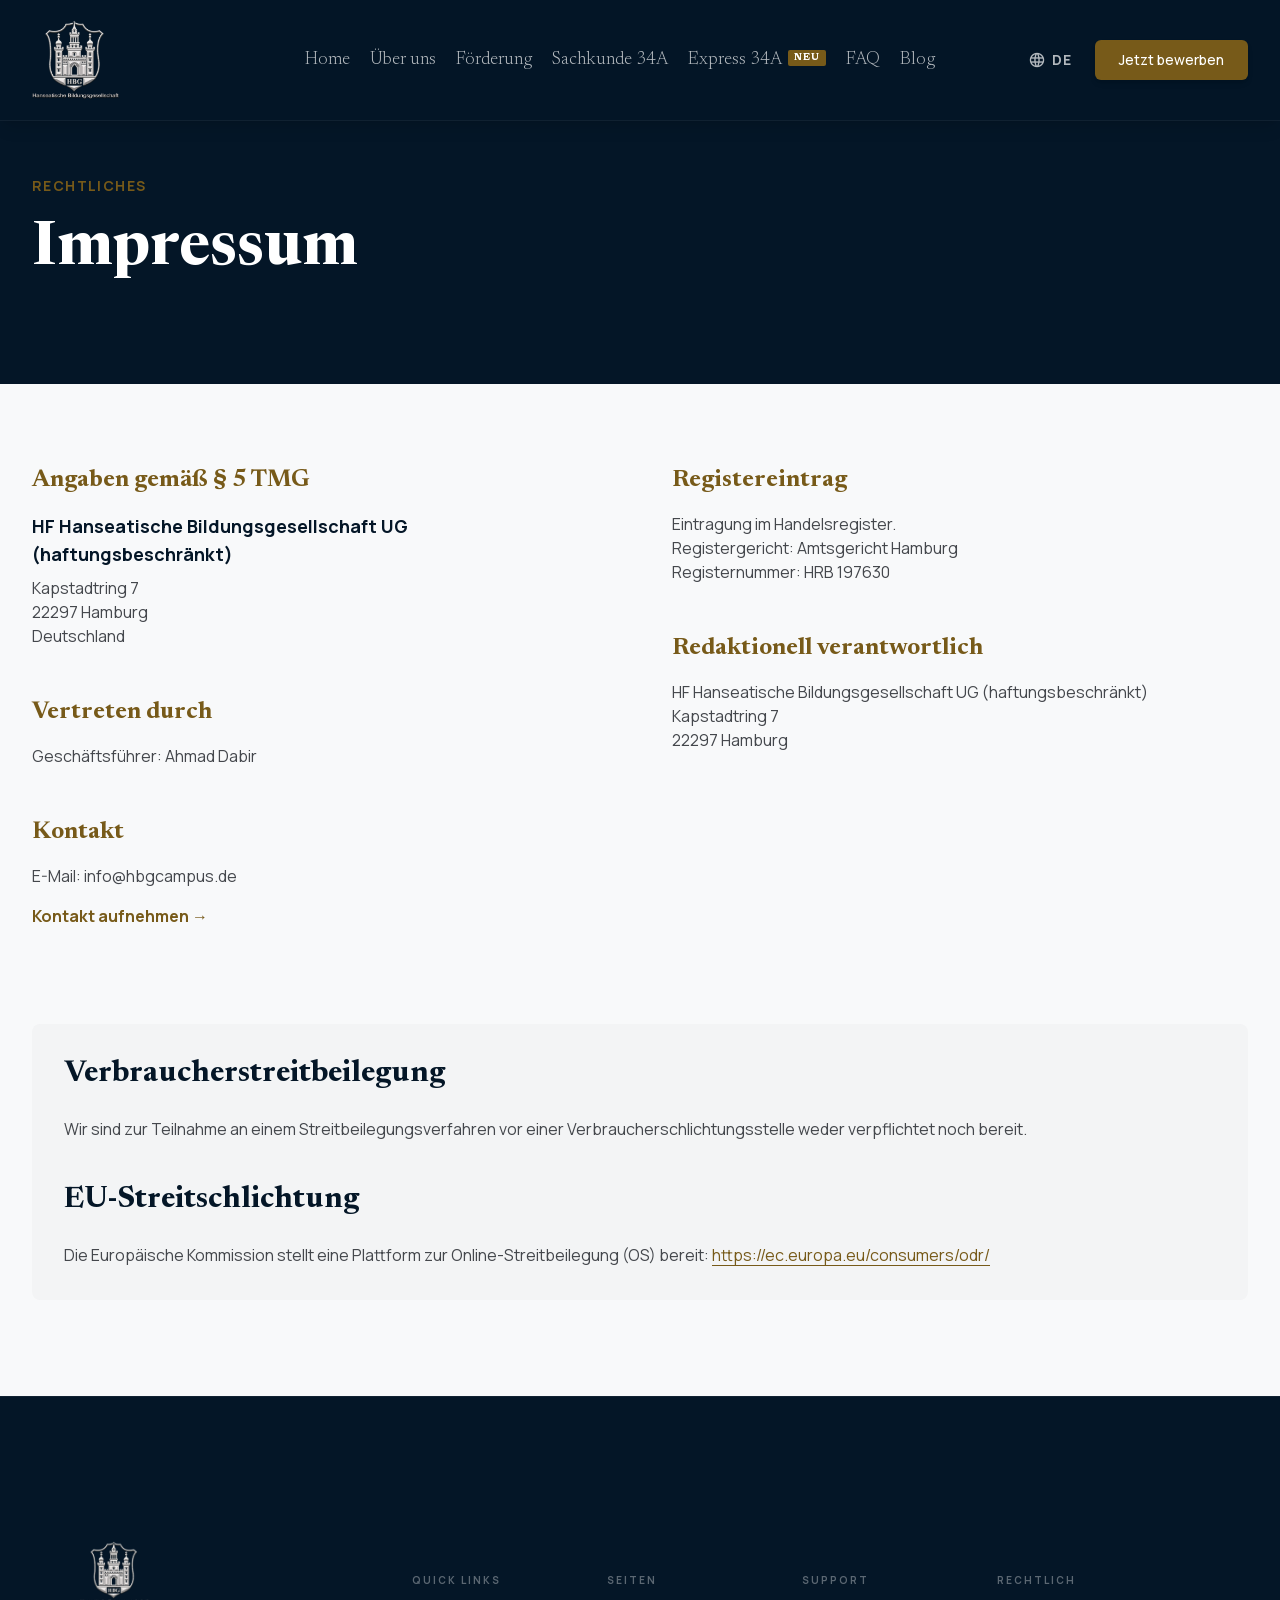
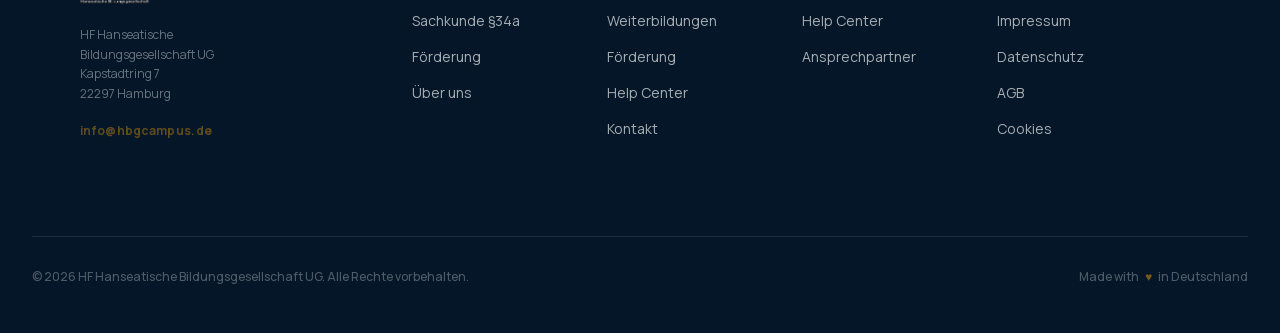
<file: impressum.html>
<!DOCTYPE html><html lang="de"><head>
<meta charset="utf-8">
<link rel="icon" href="/favicon.png" type="image/png">
<meta content="width=device-width, initial-scale=1.0" name="viewport">

<!-- SEO: Title & Meta -->
<title>Impressum – HF Hanseatische Bildungsgesellschaft UG Hamburg</title>
<meta name="description" content="Impressum der HF Hanseatische Bildungsgesellschaft UG (haftungsbeschränkt). Kapstadtring 7, 22297 Hamburg. HRB 197630 Amtsgericht Hamburg.">
<meta name="robots" content="index, follow">
<link rel="canonical" href="https://www.hbgcampus.de/impressum.html">
<link rel="preload" as="style" onload="this.onload=null;this.rel='stylesheet'" href="https://fonts.googleapis.com/css2?family=Material+Symbols+Outlined:wght,FILL@100..700,0..1&display=swap">
<style>
*,::before,::after{box-sizing:border-box;border-width:0;border-style:solid}
html{line-height:1.5;-webkit-text-size-adjust:100%;font-family:Manrope,ui-sans-serif,system-ui,sans-serif}
body{margin:0;background:#f8f9fa;color:#191c1d;-webkit-font-smoothing:antialiased}
header{position:fixed;top:0;width:100%;z-index:50;background:rgba(4,22,39,.98);backdrop-filter:blur(24px);border-bottom:1px solid rgba(255,255,255,.05);transition:all .8s cubic-bezier(.4,0,.2,1)}
.hanseatic-gradient{background:radial-gradient(circle at top right,#1a2b3c,#041627)}
section{display:block}main{display:block}
img{display:block;max-width:100%}
a{color:inherit;text-decoration:inherit}
</style>
<link rel="preload" href="hbg.css" as="style">
<link rel="stylesheet" href="hbg.css">

<style>
    @font-face { font-display: swap; }
        .editorial-shadow {
            box-shadow: 0 20px 40px -20px rgba(4, 22, 39, 0.04);
        }
            /* Hide Google Translate Toolbar */
        .VIpgJd-ZVi9od-ORHb-OEVmcd { display: none !important; }
        .goog-te-banner-frame { display: none !important; }
        body { top: 0 !important; }
        .goog-te-gadget-icon { display: none !important; }
    </style>
<style>
    @font-face { font-display: swap; }
        header {
            transition: all 0.8s cubic-bezier(0.4, 0, 0.2, 1);
        }
        header.scrolled {
            background-color: rgba(255, 255, 255, 0.7) !important;
            border-bottom-color: rgba(0, 0, 0, 0.05) !important;
            box-shadow: 0 10px 30px -10px rgba(0, 0, 0, 0.1) !important;
        }
        header.scrolled .nav-link {
            color: #041627 !important;
        }
        header.scrolled .nav-link:hover {
            color: #775a19 !important;
        }
        header.scrolled .logo-light {
            opacity: 0;
        }
        header.scrolled .logo-dark {
            opacity: 1;
        }
        .logo-img {
            transition: opacity 0.8s cubic-bezier(0.4, 0, 0.2, 1);
        }
        
        /* Mobile Menu */
        #mobile-menu { transition: transform 0.5s cubic-bezier(0.4, 0, 0.2, 1); }
        #mobile-menu.open { transform: translateX(0); }

            /* Hide Google Translate Toolbar */
        .VIpgJd-ZVi9od-ORHb-OEVmcd { display: none !important; }
        .goog-te-banner-frame { display: none !important; }
        body { top: 0 !important; }
        .goog-te-gadget-icon { display: none !important; }
    </style>

<style>
    @font-face { font-display: swap; }
/* Google Translate &ndash; hide default bar */
.goog-te-banner-frame, .goog-te-balloon-frame { display: none !important; }
body { top: 0px !important; }
.skiptranslate > iframe { display: none !important; }
#google_translate_element { display: none !important; }
/* Language Dropdown animation */
#lang-dropdown { animation: langFadeIn 0.18s ease; }
@keyframes langFadeIn {
    from { opacity: 0; transform: translateY(-6px) scale(0.98); }
    to   { opacity: 1; transform: translateY(0)  scale(1); }
}
header.scrolled #lang-btn { color: #041627 !important; }
                                /* BUNKER-FIX 6.0 */
        #mobile-menu-btn {
            display: none !important; cursor: pointer; z-index: 99999 !important;
            visibility: visible !important; opacity: 1 !important;
            background: rgba(255,255,255,0.1); border: none; padding: 0;
        }
        @media (max-width: 767px) {
            #mobile-menu-btn {
                display: flex !important;
                border-radius: 50% !important;
                width: 44px !important; height: 44px !important;
                align-items: center; justify-content: center;
                order: 99;
            }
        }
        #mobile-menu-btn::before {
            content: '\e5d2';
            font-family: 'Material Symbols Outlined' !important;
            font-variation-settings: 'FILL' 0, 'wght' 400, 'GRAD' 0, 'opsz' 24;
            font-size: 28px; color: white; line-height: 1;
        }
        #mobile-menu-btn.menu-open::before { content: '\e5cd'; }
        header.scrolled #mobile-menu-btn::before { color: #041627 !important; }
        header.scrolled #mobile-menu-btn { background: rgba(0, 0, 0, 0.05) !important; }     
        /* Hide Google Translate Toolbar */
        .VIpgJd-ZVi9od-ORHb-OEVmcd { display: none !important; }
        .goog-te-banner-frame { display: none !important; }
        body { top: 0 !important; }
        .goog-te-gadget-icon { display: none !important; }
    </style>
</head>
<body class="bg-surface text-on-surface font-body antialiased">
<header class="fixed top-0 w-full z-50 bg-[#041627]/98 backdrop-blur-xl shadow-lg border-b border-white/5">
<div class="max-w-screen-2xl mx-auto flex justify-between items-center h-[80px] md:h-[120px] px-4 md:px-8 nav-container transition-all duration-500">
<a class="flex items-center relative h-[55px] w-36 md:h-[80px] md:w-48" href="index.html">
<img alt="HBG Logo Light" class="h-full w-auto logo-img logo-light absolute inset-0 opacity-100" src="logo_light.webp" width="200" height="80">
<img alt="HBG Logo Dark" class="h-full w-auto logo-img logo-dark absolute inset-0 opacity-0" src="logo_dark.webp" width="200" height="80">
</a>
<nav class="hidden md:flex items-center gap-4 xl:gap-5 md:p-8">
<a class="font-headline font-medium text-lg leading-tight text-white/70 hover:text-secondary transition-all nav-link" href="index.html">Home</a>
<a class="font-headline font-medium text-lg leading-tight text-white/70 hover:text-secondary transition-all nav-link" href="ueber-uns.html">&Uuml;ber uns</a>
<a class="font-headline font-medium text-lg leading-tight text-white/70 hover:text-secondary transition-all nav-link" href="foerderung.html">F&ouml;rderung</a>
<a class="font-headline font-medium text-lg leading-tight text-white/70 hover:text-secondary transition-all nav-link" href="sachkunde-34a.html">Sachkunde 34A</a>
<a class="font-headline font-medium text-lg leading-tight text-white/70 hover:text-secondary transition-all nav-link inline-flex items-center gap-1.5" href="expresskurs-34a.html">Express 34A<span class="bg-secondary text-white text-[9px] font-bold px-1.5 py-0.5 rounded-sm uppercase tracking-widest animate-pulse translate-y-[-2px]">Neu</span></a>
<a class="font-headline font-medium text-lg leading-tight text-white/70 hover:text-secondary transition-all nav-link" href="faq.html">FAQ</a>
<a class="font-headline font-medium text-lg leading-tight text-white/70 hover:text-secondary transition-all nav-link" href="blog.html">Blog</a>
</nav>
<div class="flex items-center gap-3">
<!-- Language Switcher -->
<div class="relative" id="lang-switcher-wrap">
  <button id="lang-btn" onclick="toggleLangMenu(event)" class="flex items-center gap-1.5 px-3 py-2 rounded-full text-white/70 hover:text-white transition-all duration-200" aria-label="Sprache w&auml;hlen">
    <span class="material-symbols-outlined text-[18px]" aria-hidden="true">language</span>
    <span class="text-sm font-bold tracking-wide" id="lang-btn-label">DE</span>
  </button>
  <div id="lang-dropdown" class="hidden absolute right-0 top-[calc(100%+12px)] bg-white rounded-3xl shadow-2xl p-4 sm:p-5 w-[300px] sm:w-[330px] z-[200] border border-slate-100">
    <p class="text-[10px] font-bold uppercase tracking-[0.2em] text-slate-400 mb-4">Sprache w&#228;hlen</p>
    <div class="grid grid-cols-5 gap-1">
      <button onclick="setLang('de','DE')" class="lang-opt flex flex-col items-center p-2.5 rounded-2xl hover:bg-slate-50 transition-colors group"><span class="font-bold text-sm text-[#041627] group-hover:text-[#775a19] transition-colors">DE</span><span class="text-[10px] text-slate-400 mt-0.5">Deutsch</span></button>
      <button onclick="setLang('en','EN')" class="lang-opt flex flex-col items-center p-2.5 rounded-2xl hover:bg-slate-50 transition-colors group"><span class="font-bold text-sm text-[#041627] group-hover:text-[#775a19] transition-colors">EN</span><span class="text-[10px] text-slate-400 mt-0.5">English</span></button>
      <button onclick="setLang('sq','SQ')" class="lang-opt flex flex-col items-center p-2.5 rounded-2xl hover:bg-slate-50 transition-colors group"><span class="font-bold text-sm text-[#041627] group-hover:text-[#775a19] transition-colors">SQ</span><span class="text-[10px] text-slate-400 mt-0.5">Albanisch</span></button>
      <button onclick="setLang('ar','AR')" class="lang-opt flex flex-col items-center p-2.5 rounded-2xl hover:bg-slate-50 transition-colors group"><span class="font-bold text-sm text-[#041627] group-hover:text-[#775a19] transition-colors">AR</span><span class="text-[10px] text-slate-400 mt-0.5">Arabisch</span></button>
      <button onclick="setLang('fr','FR')" class="lang-opt flex flex-col items-center p-2.5 rounded-2xl hover:bg-slate-50 transition-colors group"><span class="font-bold text-sm text-[#041627] group-hover:text-[#775a19] transition-colors">FR</span><span class="text-[10px] text-slate-400 mt-0.5">Franz&#246;sisch</span></button>
      <button onclick="setLang('it','IT')" class="lang-opt flex flex-col items-center p-2.5 rounded-2xl hover:bg-slate-50 transition-colors group"><span class="font-bold text-sm text-[#041627] group-hover:text-[#775a19] transition-colors">IT</span><span class="text-[10px] text-slate-400 mt-0.5">Italienisch</span></button>
      <button onclick="setLang('pl','PL')" class="lang-opt flex flex-col items-center p-2.5 rounded-2xl hover:bg-slate-50 transition-colors group"><span class="font-bold text-sm text-[#041627] group-hover:text-[#775a19] transition-colors">PL</span><span class="text-[10px] text-slate-400 mt-0.5">Polnisch</span></button>
      <button onclick="setLang('ru','RU')" class="lang-opt flex flex-col items-center p-2.5 rounded-2xl hover:bg-slate-50 transition-colors group"><span class="font-bold text-sm text-[#041627] group-hover:text-[#775a19] transition-colors">RU</span><span class="text-[10px] text-slate-400 mt-0.5">Russisch</span></button>
      <button onclick="setLang('es','ES')" class="lang-opt flex flex-col items-center p-2.5 rounded-2xl hover:bg-slate-50 transition-colors group"><span class="font-bold text-sm text-[#041627] group-hover:text-[#775a19] transition-colors">ES</span><span class="text-[10px] text-slate-400 mt-0.5">Spanisch</span></button>
      <button onclick="setLang('tr','TR')" class="lang-opt flex flex-col items-center p-2.5 rounded-2xl hover:bg-slate-50 transition-colors group"><span class="font-bold text-sm text-[#041627] group-hover:text-[#775a19] transition-colors">TR</span><span class="text-[10px] text-slate-400 mt-0.5">T&#252;rkisch</span></button>
    </div>
  </div>
</div>
<a class="hidden md:inline-block bg-secondary text-white px-6 py-2.5 rounded-md font-medium text-sm hover:brightness-110 transition-all shadow-md" href="beratung.html">Jetzt bewerben</a>
<button id="mobile-menu-btn" class="notranslate" translate="no" aria-label="Toggle Navigation"></button>
</div>
</div>
</header>
<!-- Mobile Full-Screen Menu -->
<div id="mobile-menu" class="fixed inset-0 z-[55] bg-[#041627] flex flex-col items-center justify-center gap-6 translate-x-full md:hidden">
<a href="index.html" class="font-headline text-3xl md:text-4xl text-white/80 hover:text-secondary transition-colors">Home</a>
<a href="ueber-uns.html" class="font-headline text-3xl md:text-4xl text-white/80 hover:text-secondary transition-colors">&Uuml;ber uns</a>
<a href="foerderung.html" class="font-headline text-3xl md:text-4xl text-white/80 hover:text-secondary transition-colors">F&ouml;rderung</a>
<a href="sachkunde-34a.html" class="font-headline text-3xl md:text-4xl text-white/80 hover:text-secondary transition-colors">Sachkunde 34A</a>
<a href="expresskurs-34a.html" class="font-headline text-3xl md:text-4xl text-white/80 hover:text-secondary transition-colors inline-flex items-center gap-2">Express 34A<span class="bg-secondary text-white text-[10px] font-bold px-2 py-0.5 rounded-sm uppercase tracking-widest animate-pulse">Neu</span></a>
<a href="faq.html" class="font-headline text-3xl md:text-4xl text-white/80 hover:text-secondary transition-colors">FAQ</a>
<a href="blog.html" class="font-headline text-3xl md:text-4xl text-white/80 hover:text-secondary transition-colors">Blog</a>
<div class="w-16 h-px bg-white/20 my-4"></div>
<a href="beratung.html" class="bg-secondary text-white px-10 py-4 rounded-md font-bold text-lg hover:brightness-110 transition-all shadow-xl">Jetzt bewerben</a>
</div>
<main class="pb-16 md:pb-24">
<!-- Dark Hero Banner -->
<section class="pt-20 md:pt-44 pb-12 md:pb-20 bg-[#041627] text-white">
<div class="max-w-screen-xl mx-auto px-4 md:px-8">
<span class="font-bold text-secondary uppercase tracking-widest text-sm mb-4 md:mb-6 block">Rechtliches</span>
<h1 class="font-headline text-3xl md:text-4xl md:text-6xl font-bold text-white mb-4 md:mb-6">Impressum</h1>
</div>
</section>
<div class="max-w-screen-xl mx-auto px-4 md:px-8 mt-10 md:mt-20">
<div class="grid grid-cols-1 md:grid-cols-2 gap-16">

  <!-- Linke Spalte -->
  <section class="space-y-12">
    <div>
      <h2 class="font-headline text-2xl text-secondary font-bold mb-4">Angaben gem&auml;&szlig; &#167; 5 TMG</h2>
      <p class="text-lg font-bold text-primary mb-2">HF Hanseatische Bildungsgesellschaft UG (haftungsbeschr&auml;nkt)</p>
      <p class="text-on-surface-variant">Kapstadtring 7<br>22297 Hamburg<br>Deutschland</p>
    </div>
    <div>
      <h2 class="font-headline text-2xl text-secondary font-bold mb-4">Vertreten durch</h2>
      <p class="text-on-surface-variant">Gesch&auml;ftsf&uuml;hrer: Ahmad Dabir</p>
    </div>
    <div>
      <h2 class="font-headline text-2xl text-secondary font-bold mb-4">Kontakt</h2>
      <p class="text-on-surface-variant">
        E-Mail: <a href="mailto:info@hbgcampus.de" class="hover:text-secondary transition-colors">info@hbgcampus.de</a><br>
        <a href="beratung.html" class="inline-block mt-4 text-secondary font-bold hover:underline">Kontakt aufnehmen &rarr;</a>
      </p>
    </div>
  </section>

  <!-- Rechte Spalte -->
  <section class="space-y-12">
    <div>
      <h2 class="font-headline text-2xl text-secondary font-bold mb-4">Registereintrag</h2>
      <p class="text-on-surface-variant">
        Eintragung im Handelsregister.<br>
        Registergericht: Amtsgericht Hamburg<br>
        Registernummer: HRB 197630
      </p>
    </div>
    <div>
      <h2 class="font-headline text-2xl text-secondary font-bold mb-4">Redaktionell verantwortlich</h2>
      <p class="text-on-surface-variant">
        HF Hanseatische Bildungsgesellschaft UG (haftungsbeschr&auml;nkt)<br>
        Kapstadtring 7<br>
        22297 Hamburg
      </p>
    </div>
  </section>

</div>

<!-- Streitbeilegung -->
<div class="mt-16 md:mt-24 p-5 md:p-8 md:p-12 bg-surface-container-low rounded-xl">
  <h2 class="font-headline text-3xl text-primary font-bold mb-6">Verbraucherstreitbeilegung</h2>
  <p class="text-on-surface-variant leading-relaxed">
    Wir sind zur Teilnahme an einem Streitbeilegungsverfahren vor einer Verbraucherschlichtungsstelle weder verpflichtet noch bereit.
  </p>
  <h2 class="font-headline text-3xl text-primary font-bold mt-10 mb-6">EU-Streitschlichtung</h2>
  <p class="text-on-surface-variant leading-relaxed">
    Die Europ&auml;ische Kommission stellt eine Plattform zur Online-Streitbeilegung (OS) bereit:
    <a class="text-secondary underline underline-offset-4" href="https://ec.europa.eu/consumers/odr/" target="_blank" rel="noopener noreferrer">https://ec.europa.eu/consumers/odr/</a>
  </p>
</div>

</div>
</main>
<footer class="bg-primary pt-16 md:pt-24 pb-8 md:pb-12 text-white border-t border-white/5">
<div class="max-w-screen-2xl mx-auto px-4 md:px-8">
  <div class="flex flex-col lg:flex-row gap-6 md:p-12 lg:gap-20 pb-12 md:pb-16">
    <div class="flex flex-col gap-5 lg:min-w-[220px]">
      <a href="index.html" class="inline-block"><img alt="HBG Logo" class="h-14 md:h-16 w-auto" src="logo_light.webp" width="200" height="80"></a>
      <p class="text-white/40 text-xs leading-relaxed max-w-[200px]">HF Hanseatische Bildungsgesellschaft UG<br>Kapstadtring 7<br>22297 Hamburg</p>
      <a href="mailto:info@hbgcampus.de" class="text-secondary/80 hover:text-secondary text-xs font-bold transition-colors tracking-wide">info@hbgcampus.de</a>
    </div>
    <div class="grid grid-cols-1 md:grid-cols-2 md:grid-cols-4 gap-5 md:p-8 md:gap-6 md:p-12 flex-1">
      <div>
        <h4 class="font-bold text-[10px] uppercase tracking-[0.2em] text-white/35 mb-5">Quick Links</h4>
        <ul class="space-y-3">
          <li><a href="sachkunde-34a.html" class="text-sm text-white/65 hover:text-secondary transition-colors duration-200">Sachkunde &#167;34a</a></li>
          <li><a href="foerderung.html" class="text-sm text-white/65 hover:text-secondary transition-colors duration-200">F&ouml;rderung</a></li>
          <li><a href="ueber-uns.html" class="text-sm text-white/65 hover:text-secondary transition-colors duration-200">&Uuml;ber uns</a></li>
        </ul>
      </div>
      <div>
        <h4 class="font-bold text-[10px] uppercase tracking-[0.2em] text-white/35 mb-5">Seiten</h4>
        <ul class="space-y-3">
          <li><a href="sachkunde-34a.html" class="text-sm text-white/65 hover:text-secondary transition-colors duration-200">Weiterbildungen</a></li>
          <li><a href="foerderung.html" class="text-sm text-white/65 hover:text-secondary transition-colors duration-200">F&ouml;rderung</a></li>
          <li><a href="faq.html" class="text-sm text-white/65 hover:text-secondary transition-colors duration-200">Help Center</a></li>
          <li><a href="beratung.html" class="text-sm text-white/65 hover:text-secondary transition-colors duration-200">Kontakt</a></li>
        </ul>
      </div>
      <div>
        <h4 class="font-bold text-[10px] uppercase tracking-[0.2em] text-white/35 mb-5">Support</h4>
        <ul class="space-y-3">
          <li><a href="faq.html" class="text-sm text-white/65 hover:text-secondary transition-colors duration-200">Help Center</a></li>
          <li><a href="beratung.html" class="text-sm text-white/65 hover:text-secondary transition-colors duration-200">Ansprechpartner</a></li>
        </ul>
      </div>
      <div>
        <h4 class="font-bold text-[10px] uppercase tracking-[0.2em] text-white/35 mb-5">Rechtlich</h4>
        <ul class="space-y-3">
          <li><a href="impressum.html" class="text-sm text-white/65 hover:text-secondary transition-colors duration-200">Impressum</a></li>
          <li><a href="datenschutz.html" class="text-sm text-white/65 hover:text-secondary transition-colors duration-200">Datenschutz</a></li>
          <li><a href="agb.html" class="text-sm text-white/65 hover:text-secondary transition-colors duration-200">AGB</a></li>
          <li><button onclick="window.HBGCookieConsent && window.HBGCookieConsent.openSettings()" class="text-sm text-white/65 hover:text-secondary transition-colors duration-200 text-left cursor-pointer bg-transparent border-none p-0">Cookies</button></li>
        </ul>
      </div>
    </div>
  </div>
  <div class="border-t border-white/10 pt-6 md:pt-8 flex flex-col sm:flex-row justify-between items-center gap-3 text-xs font-medium text-white/30">
    <span>&#169; 2026 HF Hanseatische Bildungsgesellschaft UG. Alle Rechte vorbehalten.</span>
    <span class="flex items-center gap-1.5">Made with <span class="text-secondary">&#9829;</span> in Deutschland</span>
  </div>
</div>
</footer>
<script>
    const header = document.querySelector('header');
    window.addEventListener('scroll', () => {
        if (window.scrollY > 50) { header.classList.add('scrolled'); }
        else { header.classList.remove('scrolled'); }
    });
    // Mobile Menu
    const mobileMenuBtn = document.getElementById('mobile-menu-btn');
    const mobileMenu = document.getElementById('mobile-menu');
    mobileMenuBtn.addEventListener('click', () => {
        const isOpen = mobileMenu.classList.toggle('open');
        mobileMenuBtn.classList.toggle('menu-open', isOpen);
        
        document.body.style.overflow = isOpen ? 'hidden' : '';
    });
    mobileMenu.querySelectorAll('a').forEach(link => {
        link.addEventListener('click', () => {
            mobileMenu.classList.remove('open');
            mobileMenuBtn.classList.remove('menu-open');
            document.body.style.overflow = '';
        });
    });
</script>
<script src="cookie-consent.js" defer></script>
<script src="translations.js" defer></script>
<script src="https://translate.google.com/translate_a/element.js?cb=googleTranslateElementInit" defer></script>
<div id="google_translate_element" style="display:none"></div>
</body></html>
</file>
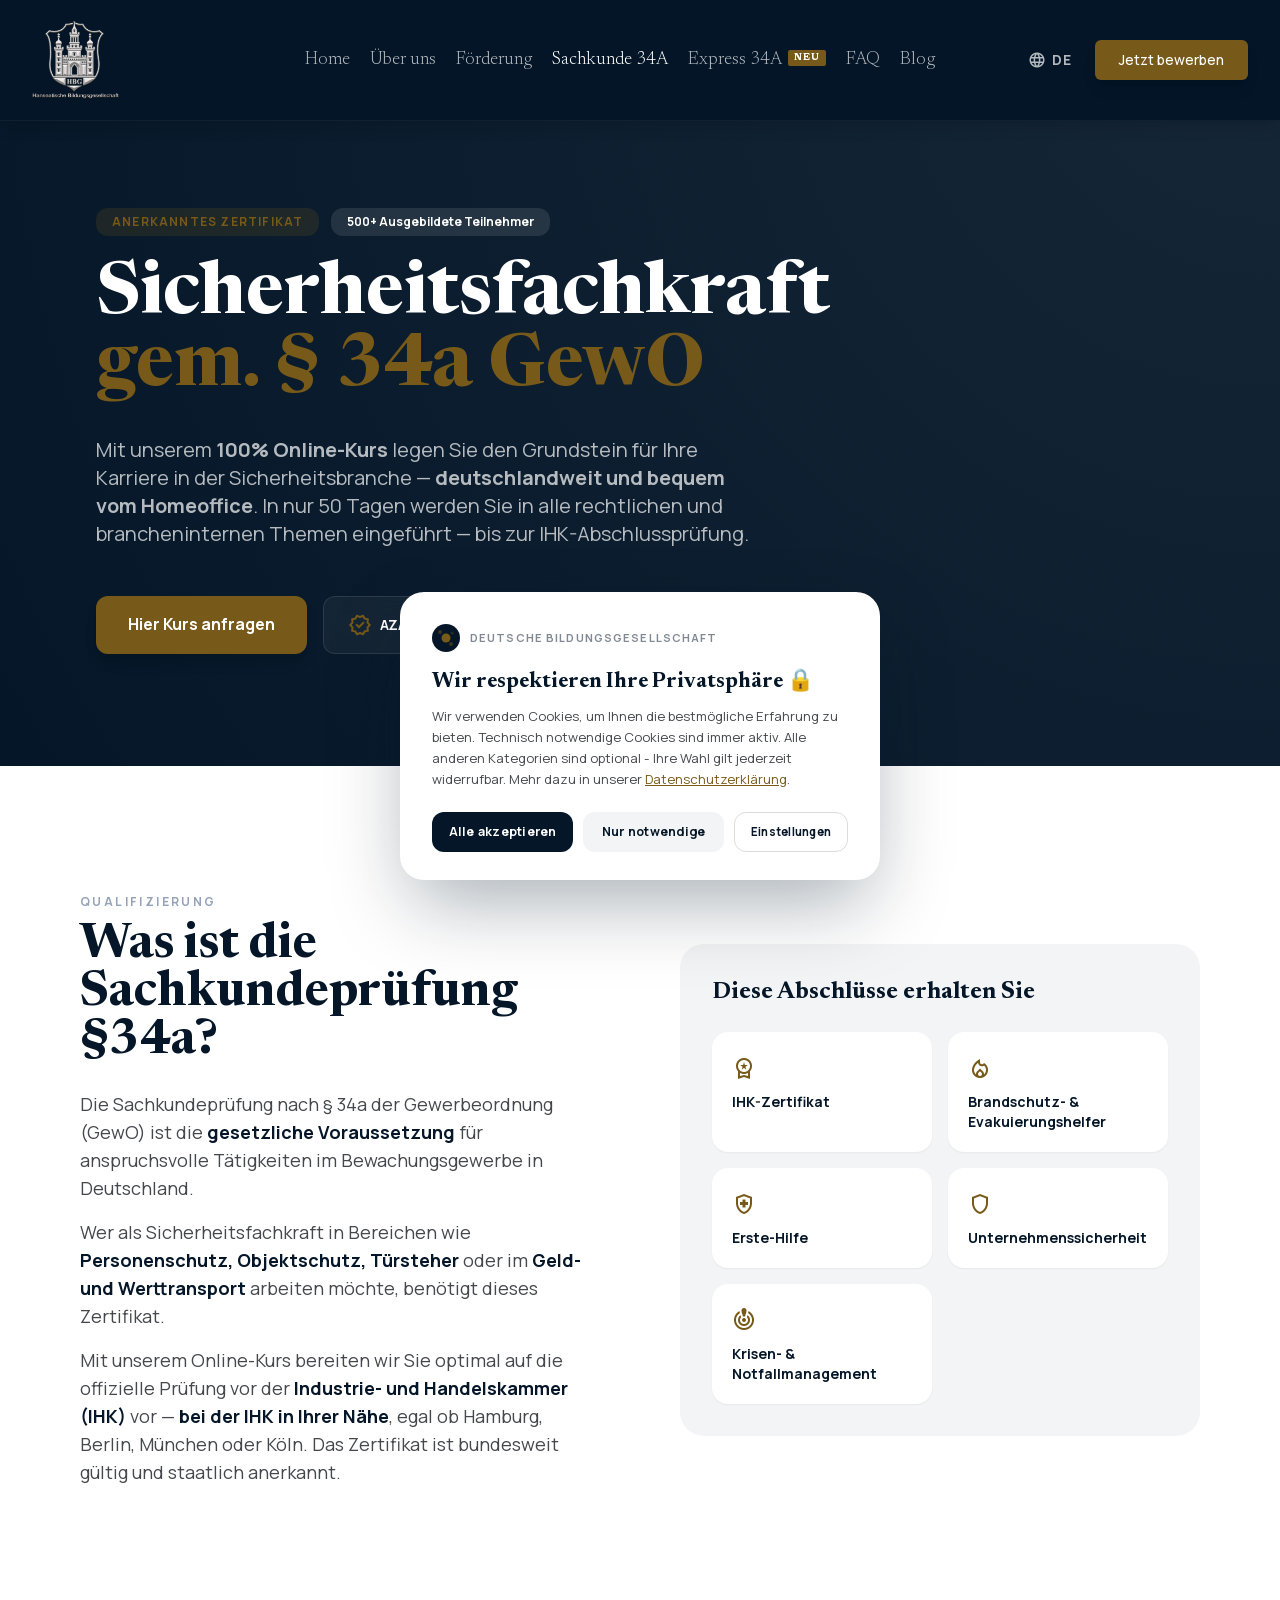
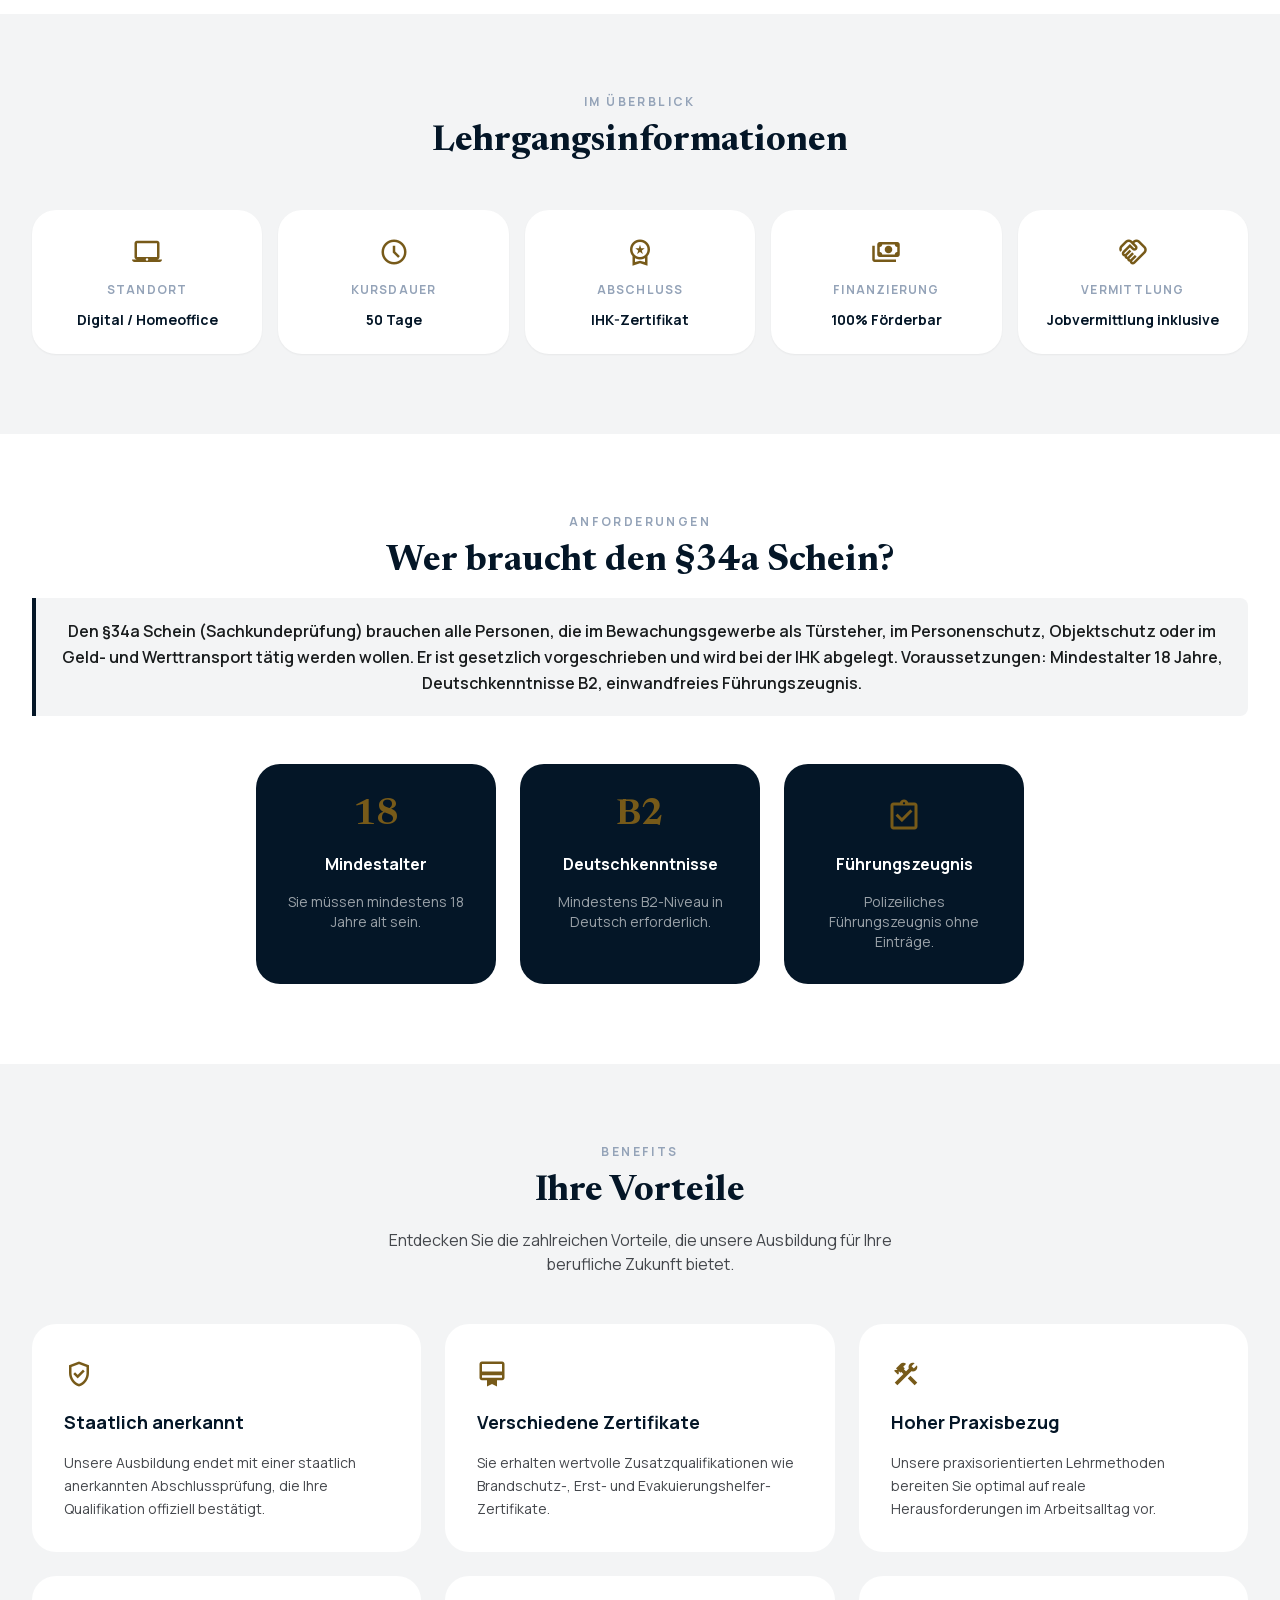
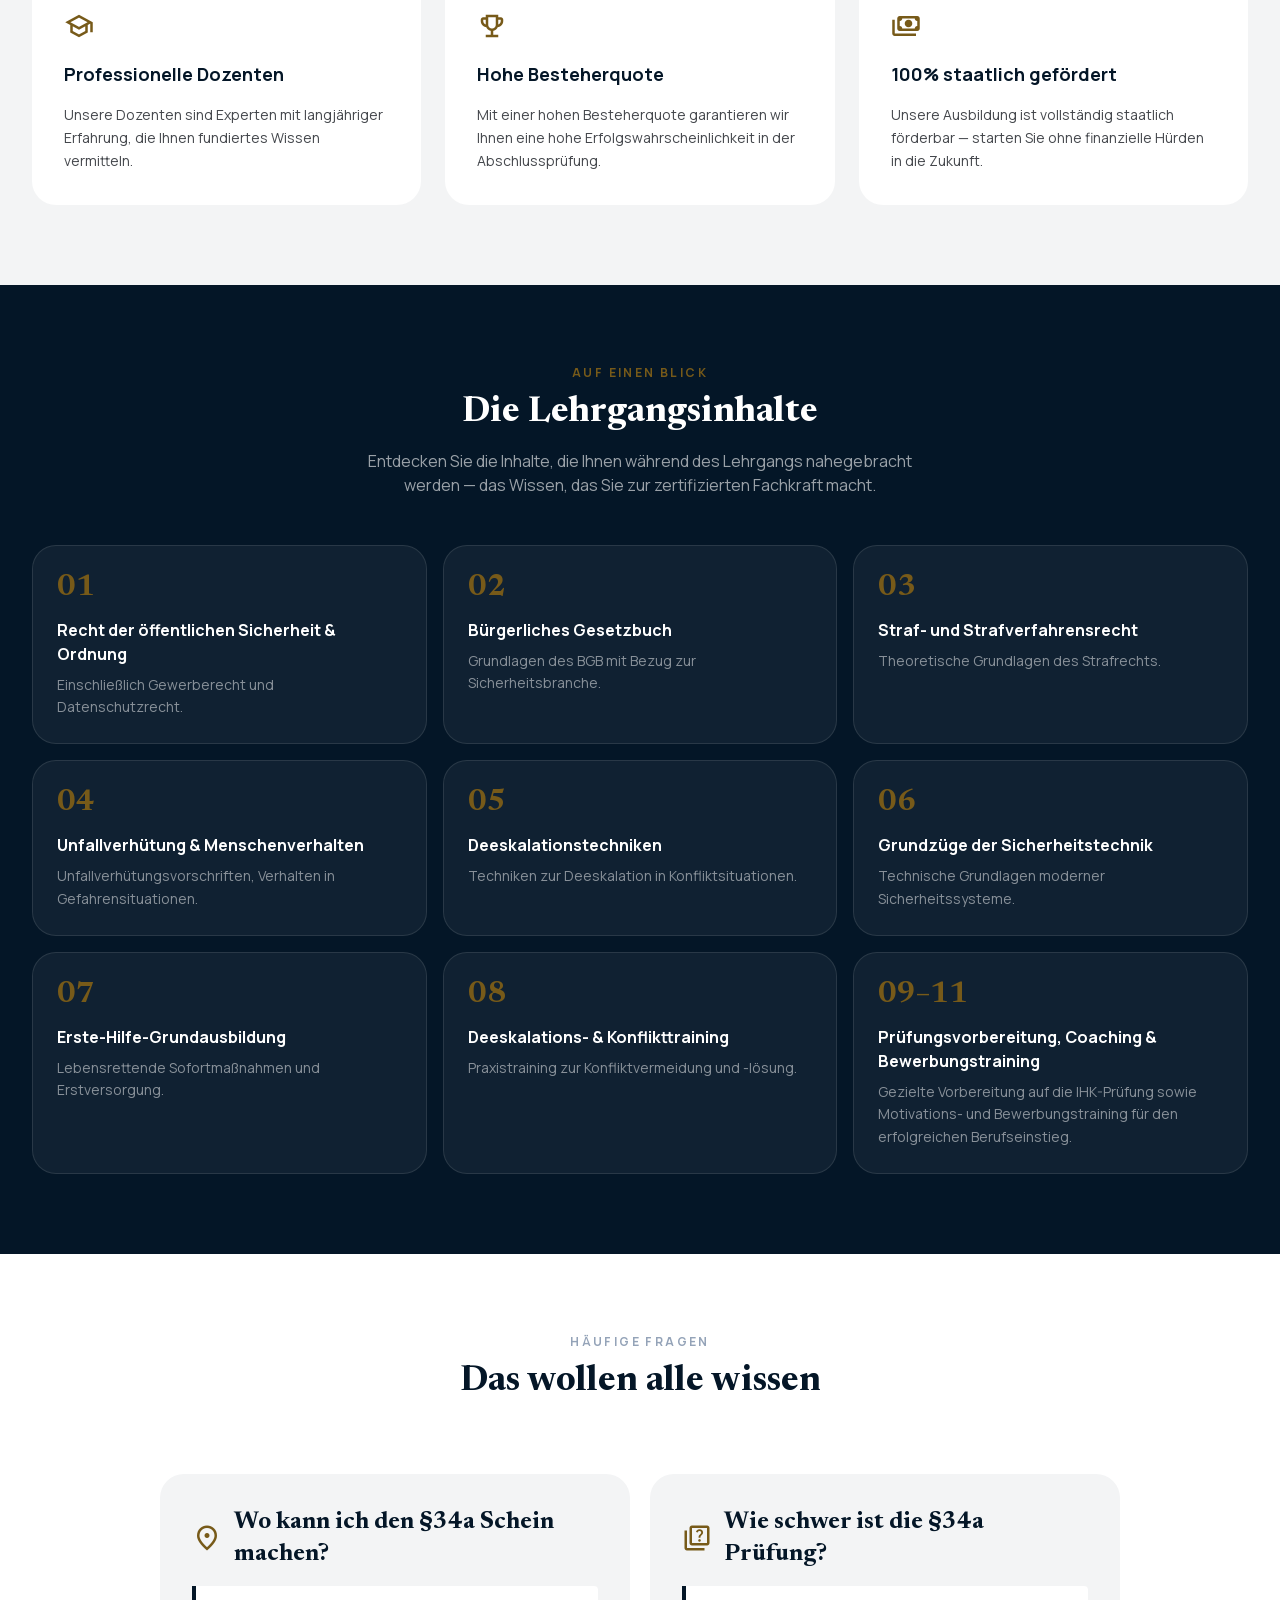
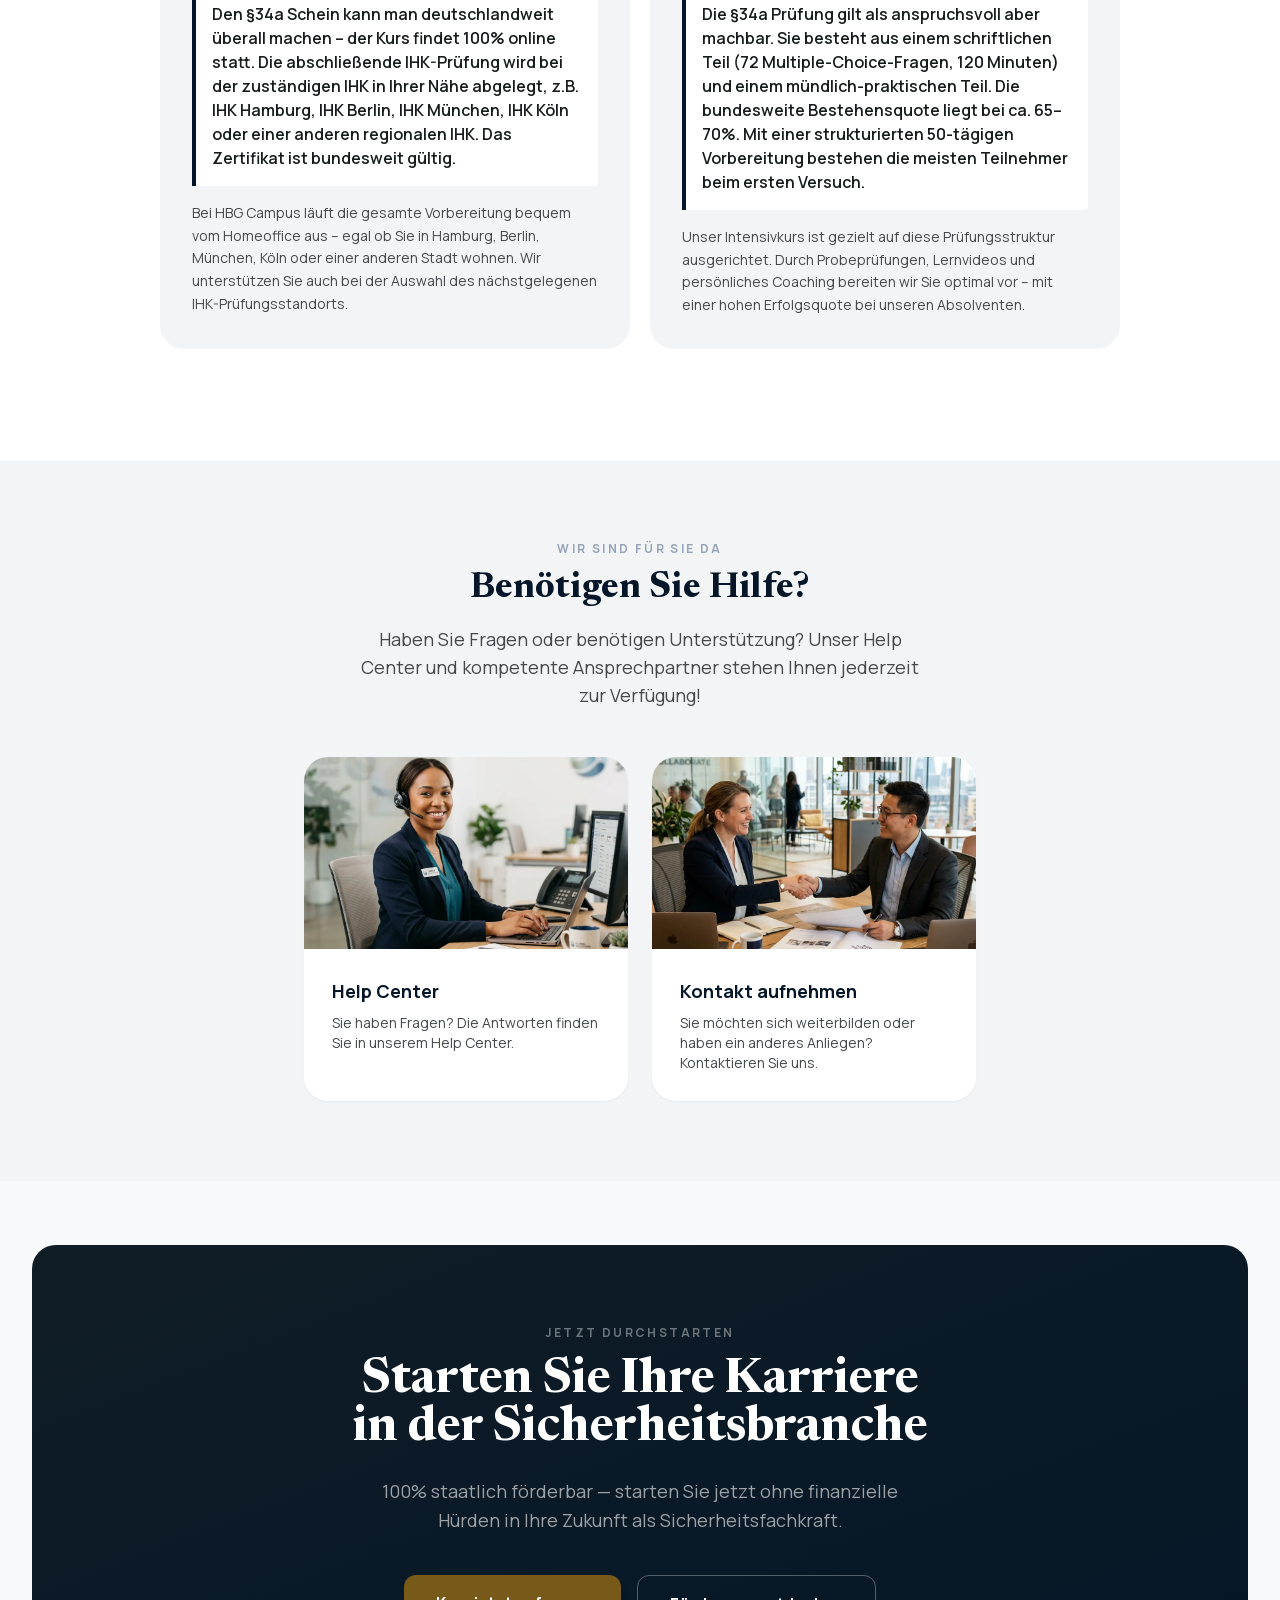
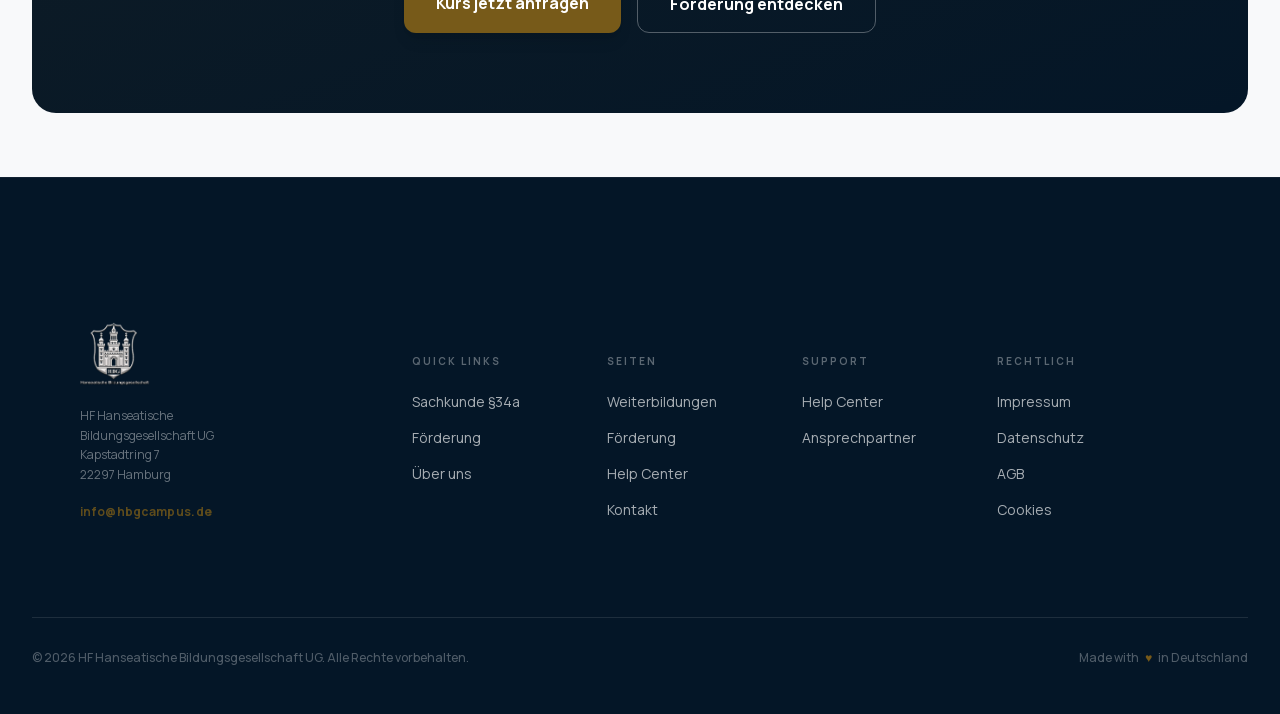
<file: sachkunde-34a.html>
﻿<!DOCTYPE html><html lang="de"><head>
<meta charset="utf-8">
<link rel="icon" href="/favicon.png" type="image/png">
<meta content="width=device-width, initial-scale=1.0" name="viewport">

<!-- SEO: Title & Meta -->
<title>Sachkunde §34a online | IHK-Prüfung deutschlandweit – HBG Campus</title>
<meta name="description" content="Sachkundeprüfung §34a GewO – 50 Tage Online-Intensivkurs, IHK-Zertifikat, 100% per Bildungsgutschein förderbar. Bundesweit vom Homeoffice. AZAV-zertifiziert. Jetzt anfragen!">
<meta name="robots" content="index, follow">
<meta name="author" content="HF Hanseatische Bildungsgesellschaft UG">
<meta name="keywords" content="Sachkunde 34a online, Sachkunde 34a Hamburg, Sachkundeprüfung §34a, Sachkunde 34a bundesweit, 34a Schein online machen, Sicherheitsfachkraft Ausbildung online, IHK Prüfung Sicherheit, Bewachungsgewerbe Ausbildung, Bildungsgutschein Hamburg, Bildungsgutschein Berlin, Bildungsgutschein München, Bildungsgutschein bundesweit, Sachkunde 34a Berlin, Sachkunde 34a München, Sachkunde 34a Köln, Sachkunde 34a Frankfurt, Sachkunde 34a Düsseldorf, Sachkunde 34a Stuttgart, Türsteher Ausbildung online, Personenschutz Ausbildung, online Kurs Sicherheitsbranche, Jobcenter Weiterbildung">
<link rel="canonical" href="https://www.hbgcampus.de/sachkunde-34a.html">

<!-- Open Graph -->
<meta property="og:type" content="website">
<meta property="og:url" content="https://www.hbgcampus.de/sachkunde-34a.html">
<meta property="og:title" content="Sachkunde §34a online | IHK-Prüfung deutschlandweit – HBG Campus">
<meta property="og:description" content="50 Tage Online-Intensivkurs, IHK-Zertifikat bundesweit gültig, 100% per Bildungsgutschein förderbar. Deutschlandweit vom Homeoffice. Jetzt anmelden!">
<meta property="og:image" content="https://www.hbgcampus.de/security_training_roleplay.png">
<meta property="og:locale" content="de_DE">
<meta property="og:site_name" content="HF Hanseatische Bildungsgesellschaft">

<!-- Twitter Card -->
<meta name="twitter:card" content="summary_large_image">
<meta name="twitter:title" content="Sachkunde §34a online | IHK-Prüfung deutschlandweit – HBG Campus">
<meta name="twitter:description" content="50 Tage Online-Intensivkurs, IHK-Zertifikat bundesweit gültig, 100% per Bildungsgutschein förderbar.">
<meta name="twitter:image" content="https://www.hbgcampus.de/security_training_roleplay.png">

<!-- Performance: Preconnect -->

<!-- Fonts & Icons -->
<link rel="preload" as="style" onload="this.onload=null;this.rel='stylesheet'" href="https://fonts.googleapis.com/css2?family=Material+Symbols+Outlined:wght,FILL@100..700,0..1&display=swap">

<style>
*,::before,::after{box-sizing:border-box;border-width:0;border-style:solid}
html{line-height:1.5;-webkit-text-size-adjust:100%;font-family:Manrope,ui-sans-serif,system-ui,sans-serif}
body{margin:0;background:#f8f9fa;color:#191c1d;-webkit-font-smoothing:antialiased}
header{position:fixed;top:0;width:100%;z-index:50;background:rgba(4,22,39,.98);backdrop-filter:blur(24px);border-bottom:1px solid rgba(255,255,255,.05);transition:all .8s cubic-bezier(.4,0,.2,1)}
.hanseatic-gradient{background:radial-gradient(circle at top right,#1a2b3c,#041627)}
section{display:block}main{display:block}
img{display:block;max-width:100%}
a{color:inherit;text-decoration:inherit}
</style>
<link rel="preload" href="hbg.css" as="style">
<link rel="stylesheet" href="hbg.css">

<style>
    @font-face { font-display: swap; }
        .material-symbols-outlined {
            font-variation-settings: 'FILL' 0, 'wght' 400, 'GRAD' 0, 'opsz' 24;
        }
        .hanseatic-gradient {
            background: radial-gradient(circle at top right, #1a2b3c, #041627);
        }
        header {
            transition: all 0.8s cubic-bezier(0.4, 0, 0.2, 1);
        }
        header.scrolled {
            background-color: rgba(255, 255, 255, 0.7) !important;
            border-bottom-color: rgba(0, 0, 0, 0.05) !important;
            box-shadow: 0 10px 30px -10px rgba(0, 0, 0, 0.1) !important;
        }
        header.scrolled .nav-link {
            color: #041627 !important;
        }
        header.scrolled .nav-link:hover {
            color: #775a19 !important;
        }
        header.scrolled .logo-light {
            opacity: 0;
        }
        header.scrolled .logo-dark {
            opacity: 1;
        }
        .logo-img {
            transition: opacity 0.8s cubic-bezier(0.4, 0, 0.2, 1);
        }
        
        /* Mobile Menu */
        #mobile-menu { transition: transform 0.5s cubic-bezier(0.4, 0, 0.2, 1); }
        #mobile-menu.open { transform: translateX(0); }
        /* BUNKER-FIX 6.0 &ndash; Icon via ::before pseudo-element (Google Translate immune) */
        #mobile-menu-btn {
            display: none !important; cursor: pointer; z-index: 99999 !important;
            visibility: visible !important; opacity: 1 !important;
            background: rgba(255,255,255,0.1); border: none; padding: 0;
        }
        @media (max-width: 767px) {
            #mobile-menu-btn {
                display: flex !important;
                border-radius: 50% !important;
                width: 44px !important; height: 44px !important;
                align-items: center; justify-content: center;
                order: 99;
            }
        }
        #mobile-menu-btn::before {
            content: '\e5d2';
            font-family: 'Material Symbols Outlined' !important;
            font-variation-settings: 'FILL' 0, 'wght' 400, 'GRAD' 0, 'opsz' 24;
            font-size: 28px; color: white; line-height: 1;
        }
        #mobile-menu-btn.menu-open::before { content: '\e5cd'; }
        header.scrolled #mobile-menu-btn::before { color: #041627 !important; }
        header.scrolled #mobile-menu-btn { background: rgba(0, 0, 0, 0.05) !important; }
        .material-symbols-outlined { font-family: 'Material Symbols Outlined' !important; }
            /* Hide Google Translate Toolbar */
        .VIpgJd-ZVi9od-ORHb-OEVmcd { display: none !important; }
        .goog-te-banner-frame { display: none !important; }
        body { top: 0 !important; }
        .goog-te-gadget-icon { display: none !important; }
    </style>
</head>
<body class="bg-surface text-on-surface font-body antialiased">
<header class="fixed top-0 w-full z-50 bg-[#041627]/98 backdrop-blur-xl shadow-lg border-b border-white/5 notranslate">
<div class="max-w-screen-2xl mx-auto flex justify-between items-center h-[80px] md:h-[120px] px-4 md:px-8 nav-container transition-all duration-500">
<a class="flex items-center relative h-[55px] w-36 md:h-[80px] md:w-48" href="index.html">
<img alt="HBG Logo Light" class="h-full w-auto logo-img logo-light absolute inset-0 opacity-100" src="logo_light.webp" width="200" height="80">
<img alt="HBG Logo Dark" class="h-full w-auto logo-img logo-dark absolute inset-0 opacity-0" src="logo_dark.webp" width="200" height="80">
</a>
<nav class="hidden md:flex items-center gap-4 xl:gap-5 md:p-8">
<a class="font-headline font-medium text-lg leading-tight text-white/70 hover:text-secondary transition-all nav-link" href="index.html">Home</a>
<a class="font-headline font-medium text-lg leading-tight text-white/70 hover:text-secondary transition-all nav-link" href="ueber-uns.html">&Uuml;ber uns</a>
<a class="font-headline font-medium text-lg leading-tight text-white/70 hover:text-secondary transition-all nav-link" href="foerderung.html">F&ouml;rderung</a>
<a class="font-headline font-medium text-lg leading-tight text-white hover:text-secondary transition-all nav-link" href="sachkunde-34a.html">Sachkunde 34A</a>
<a class="font-headline font-medium text-lg leading-tight text-white/70 hover:text-secondary transition-all nav-link inline-flex items-center gap-1.5" href="expresskurs-34a.html">Express 34A<span class="bg-secondary text-white text-[9px] font-bold px-1.5 py-0.5 rounded-sm uppercase tracking-widest animate-pulse translate-y-[-2px]">Neu</span></a>
<a class="font-headline font-medium text-lg leading-tight text-white/70 hover:text-secondary transition-all nav-link" href="faq.html">FAQ</a>
<a class="font-headline font-medium text-lg leading-tight text-white/70 hover:text-secondary transition-all nav-link" href="blog.html">Blog</a>
</nav>
<div class="flex items-center gap-3">
<!-- Language Switcher -->
<div class="relative" id="lang-switcher-wrap">
  <button id="lang-btn" onclick="toggleLangMenu(event)" class="flex items-center gap-1.5 px-3 py-2 rounded-full text-white/70 hover:text-white transition-all duration-200" aria-label="Sprache w&auml;hlen">
    <span class="material-symbols-outlined text-[18px]" aria-hidden="true">language</span>
    <span class="text-sm font-bold tracking-wide" id="lang-btn-label">DE</span>
  </button>
  <div id="lang-dropdown" class="hidden absolute right-0 top-[calc(100%+12px)] bg-white rounded-3xl shadow-2xl p-4 sm:p-5 w-[300px] sm:w-[330px] z-[200] border border-slate-100">
    <p class="text-[10px] font-bold uppercase tracking-[0.2em] text-slate-400 mb-4">Sprache w&#228;hlen</p>
    <div class="grid grid-cols-5 gap-1">
      <button onclick="setLang('de','DE')" class="lang-opt flex flex-col items-center p-2.5 rounded-2xl hover:bg-slate-50 transition-colors group"><span class="font-bold text-sm text-[#041627] group-hover:text-[#775a19] transition-colors">DE</span><span class="text-[10px] text-slate-400 mt-0.5">Deutsch</span></button>
      <button onclick="setLang('en','EN')" class="lang-opt flex flex-col items-center p-2.5 rounded-2xl hover:bg-slate-50 transition-colors group"><span class="font-bold text-sm text-[#041627] group-hover:text-[#775a19] transition-colors">EN</span><span class="text-[10px] text-slate-400 mt-0.5">English</span></button>
      <button onclick="setLang('sq','SQ')" class="lang-opt flex flex-col items-center p-2.5 rounded-2xl hover:bg-slate-50 transition-colors group"><span class="font-bold text-sm text-[#041627] group-hover:text-[#775a19] transition-colors">SQ</span><span class="text-[10px] text-slate-400 mt-0.5">Albanisch</span></button>
      <button onclick="setLang('ar','AR')" class="lang-opt flex flex-col items-center p-2.5 rounded-2xl hover:bg-slate-50 transition-colors group"><span class="font-bold text-sm text-[#041627] group-hover:text-[#775a19] transition-colors">AR</span><span class="text-[10px] text-slate-400 mt-0.5">Arabisch</span></button>
      <button onclick="setLang('fr','FR')" class="lang-opt flex flex-col items-center p-2.5 rounded-2xl hover:bg-slate-50 transition-colors group"><span class="font-bold text-sm text-[#041627] group-hover:text-[#775a19] transition-colors">FR</span><span class="text-[10px] text-slate-400 mt-0.5">Franz&#246;sisch</span></button>
      <button onclick="setLang('it','IT')" class="lang-opt flex flex-col items-center p-2.5 rounded-2xl hover:bg-slate-50 transition-colors group"><span class="font-bold text-sm text-[#041627] group-hover:text-[#775a19] transition-colors">IT</span><span class="text-[10px] text-slate-400 mt-0.5">Italienisch</span></button>
      <button onclick="setLang('pl','PL')" class="lang-opt flex flex-col items-center p-2.5 rounded-2xl hover:bg-slate-50 transition-colors group"><span class="font-bold text-sm text-[#041627] group-hover:text-[#775a19] transition-colors">PL</span><span class="text-[10px] text-slate-400 mt-0.5">Polnisch</span></button>
      <button onclick="setLang('ru','RU')" class="lang-opt flex flex-col items-center p-2.5 rounded-2xl hover:bg-slate-50 transition-colors group"><span class="font-bold text-sm text-[#041627] group-hover:text-[#775a19] transition-colors">RU</span><span class="text-[10px] text-slate-400 mt-0.5">Russisch</span></button>
      <button onclick="setLang('es','ES')" class="lang-opt flex flex-col items-center p-2.5 rounded-2xl hover:bg-slate-50 transition-colors group"><span class="font-bold text-sm text-[#041627] group-hover:text-[#775a19] transition-colors">ES</span><span class="text-[10px] text-slate-400 mt-0.5">Spanisch</span></button>
      <button onclick="setLang('tr','TR')" class="lang-opt flex flex-col items-center p-2.5 rounded-2xl hover:bg-slate-50 transition-colors group"><span class="font-bold text-sm text-[#041627] group-hover:text-[#775a19] transition-colors">TR</span><span class="text-[10px] text-slate-400 mt-0.5">T&#252;rkisch</span></button>
    </div>
  </div>
</div>
<a class="hidden md:inline-block bg-secondary text-white px-6 py-2.5 rounded-md font-medium text-sm hover:brightness-110 transition-all shadow-lg" href="beratung.html">Jetzt bewerben</a>
<button id="mobile-menu-btn" class="notranslate" translate="no" aria-label="Toggle Navigation"></button>
</div>
</div>
</header>
<!-- Mobile Full-Screen Menu -->
<div id="mobile-menu" class="fixed inset-0 z-[55] bg-[#041627] flex flex-col items-center justify-center gap-6 translate-x-full md:hidden notranslate">
<a href="index.html" class="font-headline text-3xl md:text-4xl text-white/80 hover:text-secondary transition-colors">Home</a>
<a href="ueber-uns.html" class="font-headline text-3xl md:text-4xl text-white/80 hover:text-secondary transition-colors">&Uuml;ber uns</a>
<a href="foerderung.html" class="font-headline text-3xl md:text-4xl text-white/80 hover:text-secondary transition-colors">F&ouml;rderung</a>
<a href="sachkunde-34a.html" class="font-headline text-3xl md:text-4xl text-white hover:text-secondary transition-colors">Sachkunde 34A</a>
<a href="expresskurs-34a.html" class="font-headline text-3xl md:text-4xl text-white/80 hover:text-secondary transition-colors inline-flex items-center gap-2">Express 34A<span class="bg-secondary text-white text-[10px] font-bold px-2 py-0.5 rounded-sm uppercase tracking-widest animate-pulse">Neu</span></a>
<a href="faq.html" class="font-headline text-3xl md:text-4xl text-white/80 hover:text-secondary transition-colors">FAQ</a>
<a href="blog.html" class="font-headline text-3xl md:text-4xl text-white/80 hover:text-secondary transition-colors">Blog</a>
<div class="w-16 h-px bg-white/20 my-4"></div>
<a href="beratung.html" class="bg-secondary text-white px-10 py-4 rounded-md font-bold text-lg hover:brightness-110 transition-all shadow-xl">Jetzt bewerben</a>
</div>
<main>
<!-- Hero -->
<section class="pt-20 md:pt-44 pb-12 md:pb-20 px-4 md:px-8 relative overflow-hidden bg-[#041627] text-white">
  <div class="absolute inset-0 hanseatic-gradient opacity-80"></div>
  <div class="max-w-screen-xl mx-auto px-4 md:px-8 relative z-10">
    <div class="grid grid-cols-1 lg:grid-cols-12 gap-5 md:p-8 md:gap-16 items-center">
      <div class="lg:col-span-8">
        <div class="flex flex-wrap gap-3 mb-6">
          <span class="bg-secondary/20 text-secondary text-xs font-bold px-4 py-1.5 rounded-full uppercase tracking-widest">Anerkanntes Zertifikat</span>
          <span class="bg-white/10 text-white text-xs font-bold px-4 py-1.5 rounded-full">500+ Ausgebildete Teilnehmer</span>
        </div>
        <h1 class="font-headline text-3xl md:text-4xl md:text-6xl lg:text-7xl font-bold leading-[1.1] mb-5 md:mb-8 max-w-3xl">
          Sicherheitsfachkraft<br><span class="text-secondary">gem. &#167; 34a GewO</span>
        </h1>
        <p class="text-base md:text-xl text-white/70 max-w-2xl leading-relaxed mb-8 md:mb-12">
          Mit unserem <strong>100% Online-Kurs</strong> legen Sie den Grundstein für Ihre Karriere in der Sicherheitsbranche &mdash; <strong>deutschlandweit und bequem vom Homeoffice</strong>. In nur 50 Tagen werden Sie in alle rechtlichen und brancheninternen Themen eingeführt &mdash; bis zur IHK-Abschlussprüfung.
        </p>
        <div class="flex flex-col sm:flex-row gap-3 md:gap-4">
          <a href="beratung.html" class="bg-secondary text-white px-8 py-4 rounded-full font-bold block w-full sm:w-auto text-center hover:brightness-110 transition-all text-center shadow-lg hover:-translate-y-0.5">Hier Kurs anfragen</a>
          <div class="flex items-center gap-2 px-6 py-4 bg-white/5 backdrop-blur-md rounded-full border border-white/10">
            <span class="material-symbols-outlined text-secondary">verified</span>
            <span class="text-sm font-bold uppercase tracking-tighter">AZAV Zertifiziert</span>
          </div>
        </div>
      </div>
    </div>
  </div>
</section>

<!-- Was ist die &#167;34a? -->
<section class="py-14 md:py-20 bg-white">
  <div class="max-w-screen-xl mx-auto px-4 md:px-8">
    <div class="grid grid-cols-1 lg:grid-cols-2 gap-6 md:p-12 md:gap-20 items-center">
      <div>
        <span class="font-bold text-xs uppercase tracking-[0.2em] text-slate-400 mb-3 block">Qualifizierung</span>
        <h2 class="font-headline text-3xl md:text-4xl md:text-5xl text-primary font-bold mb-6">Was ist die Sachkundepr&uuml;fung &#167;34a?</h2>
        <div class="space-y-4 text-on-surface-variant text-base md:text-lg leading-relaxed">
          <p>Die Sachkundepr&uuml;fung nach &#167; 34a der Gewerbeordnung (GewO) ist die <strong class="text-primary">gesetzliche Voraussetzung</strong> f&uuml;r anspruchsvolle T&auml;tigkeiten im Bewachungsgewerbe in Deutschland.</p>
          <p>Wer als Sicherheitsfachkraft in Bereichen wie <strong class="text-primary">Personenschutz, Objektschutz, T&uuml;rsteher</strong> oder im <strong class="text-primary">Geld- und Werttransport</strong> arbeiten m&ouml;chte, ben&ouml;tigt dieses Zertifikat.</p>
          <p>Mit unserem Online-Kurs bereiten wir Sie optimal auf die offizielle Pr&uuml;fung vor der <strong class="text-primary">Industrie- und Handelskammer (IHK)</strong> vor &mdash; <strong class="text-primary">bei der IHK in Ihrer N&auml;he</strong>, egal ob Hamburg, Berlin, M&uuml;nchen oder K&ouml;ln. Das Zertifikat ist bundesweit g&uuml;ltig und staatlich anerkannt.</p>
        </div>
      </div>
      <div class="bg-surface-container-low rounded-3xl p-5 md:p-8 md:p-10">
        <h3 class="font-headline text-2xl text-primary font-bold mb-6">Diese Abschl&uuml;sse erhalten Sie</h3>
        <div class="grid grid-cols-1 md:grid-cols-2 gap-4">
          <div class="bg-white rounded-2xl p-5 flex flex-col gap-2 shadow-sm">
            <span class="material-symbols-outlined text-secondary text-2xl">workspace_premium</span>
            <span class="font-bold text-primary text-sm">IHK-Zertifikat</span>
          </div>
          <div class="bg-white rounded-2xl p-5 flex flex-col gap-2 shadow-sm">
            <span class="material-symbols-outlined text-secondary text-2xl">local_fire_department</span>
            <span class="font-bold text-primary text-sm">Brandschutz- & Evakuierungshelfer</span>
          </div>
          <div class="bg-white rounded-2xl p-5 flex flex-col gap-2 shadow-sm">
            <span class="material-symbols-outlined text-secondary text-2xl">health_and_safety</span>
            <span class="font-bold text-primary text-sm">Erste-Hilfe</span>
          </div>
          <div class="bg-white rounded-2xl p-5 flex flex-col gap-2 shadow-sm">
            <span class="material-symbols-outlined text-secondary text-2xl">shield</span>
            <span class="font-bold text-primary text-sm">Unternehmenssicherheit</span>
          </div>
          <div class="bg-white rounded-2xl p-5 flex flex-col gap-2 shadow-sm">
            <span class="material-symbols-outlined text-secondary text-2xl">crisis_alert</span>
            <span class="font-bold text-primary text-sm">Krisen- & Notfallmanagement</span>
          </div>

        </div>

      </div>
    </div>
  </div>
</section>

<!-- Lehrgang Infos Grid -->
<section class="py-14 md:py-20 bg-surface-container-low">
  <div class="max-w-screen-xl mx-auto px-4 md:px-8">
    <div class="text-center mb-12">
      <span class="font-bold text-xs uppercase tracking-[0.2em] text-slate-400 mb-3 block">Im &Uuml;berblick</span>
      <h2 class="font-headline text-3xl md:text-4xl text-primary font-bold">Lehrgangsinformationen</h2>
    </div>
    <div class="grid grid-cols-1 md:grid-cols-2 md:grid-cols-3 lg:grid-cols-5 gap-4">
      <div class="bg-white rounded-3xl p-6 text-center shadow-sm flex flex-col items-center gap-3">
        <span class="material-symbols-outlined text-secondary text-3xl">laptop_mac</span>
        <span class="text-xs font-bold uppercase tracking-widest text-slate-400">Standort</span>
        <span class="font-bold text-primary text-sm">Digital / Homeoffice</span>
      </div>
      <div class="bg-white rounded-3xl p-6 text-center shadow-sm flex flex-col items-center gap-3">
        <span class="material-symbols-outlined text-secondary text-3xl">schedule</span>
        <span class="text-xs font-bold uppercase tracking-widest text-slate-400">Kursdauer</span>
        <span class="font-bold text-primary text-sm">50 Tage</span>
      </div>
      <div class="bg-white rounded-3xl p-6 text-center shadow-sm flex flex-col items-center gap-3">
        <span class="material-symbols-outlined text-secondary text-3xl">workspace_premium</span>
        <span class="text-xs font-bold uppercase tracking-widest text-slate-400">Abschluss</span>
        <span class="font-bold text-primary text-sm">IHK-Zertifikat</span>
      </div>
      <div class="bg-white rounded-3xl p-6 text-center shadow-sm flex flex-col items-center gap-3">
        <span class="material-symbols-outlined text-secondary text-3xl">payments</span>
        <span class="text-xs font-bold uppercase tracking-widest text-slate-400">Finanzierung</span>
        <span class="font-bold text-primary text-sm">100% F&ouml;rderbar</span>
      </div>
      <div class="bg-white rounded-3xl p-6 text-center shadow-sm flex flex-col items-center gap-3 col-span-2 md:col-span-1">
        <span class="material-symbols-outlined text-secondary text-3xl">handshake</span>
        <span class="text-xs font-bold uppercase tracking-widest text-slate-400">Vermittlung</span>
        <span class="font-bold text-primary text-sm">Jobvermittlung inklusive</span>
      </div>
    </div>
  </div>
</section>

<!-- Zugangsvoraussetzungen -->
<section class="py-14 md:py-20 bg-white">
  <div class="max-w-screen-xl mx-auto px-4 md:px-8">
    <div class="text-center mb-12">
      <span class="font-bold text-xs uppercase tracking-[0.2em] text-slate-400 mb-3 block">Anforderungen</span>
      <h2 class="font-headline text-3xl md:text-4xl text-primary font-bold">Wer braucht den §34a Schein?</h2>
      <div class="border-l-4 border-primary bg-surface-container-low p-5 mt-4 mb-8 rounded-r-xl geo-answer">
        <p class="font-semibold text-on-surface leading-relaxed">Den §34a Schein (Sachkundeprüfung) brauchen alle Personen, die im Bewachungsgewerbe als Türsteher, im Personenschutz, Objektschutz oder im Geld- und Werttransport tätig werden wollen. Er ist gesetzlich vorgeschrieben und wird bei der IHK abgelegt. Voraussetzungen: Mindestalter 18 Jahre, Deutschkenntnisse B2, einwandfreies Führungszeugnis.</p>
      </div>
    </div>
    <div class="grid grid-cols-1 md:grid-cols-3 gap-6 max-w-3xl mx-auto">
      <div class="bg-[#041627] text-white rounded-3xl p-5 md:p-8 text-center flex flex-col items-center gap-4">
        <span class="text-3xl md:text-4xl font-headline font-bold text-secondary">18</span>
        <h4 class="font-bold">Mindestalter</h4>
        <p class="text-white/60 text-sm">Sie m&uuml;ssen mindestens 18 Jahre alt sein.</p>
      </div>
      <div class="bg-[#041627] text-white rounded-3xl p-5 md:p-8 text-center flex flex-col items-center gap-4">
        <span class="text-3xl md:text-4xl font-headline font-bold text-secondary">B2</span>
        <h4 class="font-bold">Deutschkenntnisse</h4>
        <p class="text-white/60 text-sm">Mindestens B2-Niveau in Deutsch erforderlich.</p>
      </div>
      <div class="bg-[#041627] text-white rounded-3xl p-5 md:p-8 text-center flex flex-col items-center gap-4">
        <span class="material-symbols-outlined text-secondary text-3xl md:text-4xl">assignment_turned_in</span>
        <h4 class="font-bold">F&uuml;hrungszeugnis</h4>
        <p class="text-white/60 text-sm">Polizeiliches F&uuml;hrungszeugnis ohne Eintr&auml;ge.</p>
      </div>
    </div>
  </div>
</section>

<!-- Vorteile -->
<section class="py-14 md:py-20 bg-surface-container-low">
  <div class="max-w-screen-xl mx-auto px-4 md:px-8">
    <div class="text-center mb-12">
      <span class="font-bold text-xs uppercase tracking-[0.2em] text-slate-400 mb-3 block">Benefits</span>
      <h2 class="font-headline text-3xl md:text-4xl text-primary font-bold mb-4">Ihre Vorteile</h2>
      <p class="text-on-surface-variant max-w-xl mx-auto">Entdecken Sie die zahlreichen Vorteile, die unsere Ausbildung f&uuml;r Ihre berufliche Zukunft bietet.</p>
    </div>
    <div class="grid grid-cols-1 md:grid-cols-2 lg:grid-cols-3 gap-6">
      <div class="bg-white rounded-3xl p-5 md:p-8 flex flex-col gap-4 hover:shadow-lg transition-shadow duration-300">
        <span class="material-symbols-outlined text-secondary text-3xl">verified_user</span>
        <h4 class="font-bold text-primary text-lg">Staatlich anerkannt</h4>
        <p class="text-on-surface-variant text-sm leading-relaxed">Unsere Ausbildung endet mit einer staatlich anerkannten Abschlusspr&uuml;fung, die Ihre Qualifikation offiziell best&auml;tigt.</p>
      </div>
      <div class="bg-white rounded-3xl p-5 md:p-8 flex flex-col gap-4 hover:shadow-lg transition-shadow duration-300">
        <span class="material-symbols-outlined text-secondary text-3xl">card_membership</span>
        <h4 class="font-bold text-primary text-lg">Verschiedene Zertifikate</h4>
        <p class="text-on-surface-variant text-sm leading-relaxed">Sie erhalten wertvolle Zusatzqualifikationen wie Brandschutz-, Erst- und Evakuierungshelfer-Zertifikate.</p>
      </div>
      <div class="bg-white rounded-3xl p-5 md:p-8 flex flex-col gap-4 hover:shadow-lg transition-shadow duration-300">
        <span class="material-symbols-outlined text-secondary text-3xl">construction</span>
        <h4 class="font-bold text-primary text-lg">Hoher Praxisbezug</h4>
        <p class="text-on-surface-variant text-sm leading-relaxed">Unsere praxisorientierten Lehrmethoden bereiten Sie optimal auf reale Herausforderungen im Arbeitsalltag vor.</p>
      </div>
      <div class="bg-white rounded-3xl p-5 md:p-8 flex flex-col gap-4 hover:shadow-lg transition-shadow duration-300">
        <span class="material-symbols-outlined text-secondary text-3xl">school</span>
        <h4 class="font-bold text-primary text-lg">Professionelle Dozenten</h4>
        <p class="text-on-surface-variant text-sm leading-relaxed">Unsere Dozenten sind Experten mit langj&auml;hriger Erfahrung, die Ihnen fundiertes Wissen vermitteln.</p>
      </div>
      <div class="bg-white rounded-3xl p-5 md:p-8 flex flex-col gap-4 hover:shadow-lg transition-shadow duration-300">
        <span class="material-symbols-outlined text-secondary text-3xl">emoji_events</span>
        <h4 class="font-bold text-primary text-lg">Hohe Besteherquote</h4>
        <p class="text-on-surface-variant text-sm leading-relaxed">Mit einer hohen Besteherquote garantieren wir Ihnen eine hohe Erfolgswahrscheinlichkeit in der Abschlusspr&uuml;fung.</p>
      </div>
      <div class="bg-white rounded-3xl p-5 md:p-8 flex flex-col gap-4 hover:shadow-lg transition-shadow duration-300">
        <span class="material-symbols-outlined text-secondary text-3xl">payments</span>
        <h4 class="font-bold text-primary text-lg">100% staatlich gef&ouml;rdert</h4>
        <p class="text-on-surface-variant text-sm leading-relaxed">Unsere Ausbildung ist vollst&auml;ndig staatlich f&ouml;rderbar &mdash; starten Sie ohne finanzielle H&uuml;rden in die Zukunft.</p>
      </div>
    </div>
  </div>
</section>

<!-- Module -->
<section class="py-14 md:py-20 bg-[#041627] text-white">
  <div class="max-w-screen-xl mx-auto px-4 md:px-8">
    <div class="text-center mb-12">
      <span class="font-bold text-xs uppercase tracking-[0.2em] text-secondary mb-3 block">Auf einen Blick</span>
      <h2 class="font-headline text-3xl md:text-4xl font-bold mb-4">Die Lehrgangsinhalte</h2>
      <p class="text-white/60 max-w-xl mx-auto">Entdecken Sie die Inhalte, die Ihnen w&auml;hrend des Lehrgangs nahegebracht werden &mdash; das Wissen, das Sie zur zertifizierten Fachkraft macht.</p>
    </div>
    <div class="grid grid-cols-1 md:grid-cols-2 lg:grid-cols-3 gap-4">
      <div class="bg-white/5 border border-white/10 rounded-3xl p-6 hover:bg-white/10 transition-colors duration-300">
        <span class="text-secondary font-headline font-bold text-3xl mb-3 block">01</span>
        <h4 class="font-bold text-white mb-2">Recht der &ouml;ffentlichen Sicherheit & Ordnung</h4>
        <p class="text-white/50 text-sm leading-relaxed">Einschlie&szlig;lich Gewerberecht und Datenschutzrecht.</p>
      </div>
      <div class="bg-white/5 border border-white/10 rounded-3xl p-6 hover:bg-white/10 transition-colors duration-300">
        <span class="text-secondary font-headline font-bold text-3xl mb-3 block">02</span>
        <h4 class="font-bold text-white mb-2">B&uuml;rgerliches Gesetzbuch</h4>
        <p class="text-white/50 text-sm leading-relaxed">Grundlagen des BGB mit Bezug zur Sicherheitsbranche.</p>
      </div>
      <div class="bg-white/5 border border-white/10 rounded-3xl p-6 hover:bg-white/10 transition-colors duration-300">
        <span class="text-secondary font-headline font-bold text-3xl mb-3 block">03</span>
        <h4 class="font-bold text-white mb-2">Straf- und Strafverfahrensrecht</h4>
        <p class="text-white/50 text-sm leading-relaxed">Theoretische Grundlagen des Strafrechts.</p>
      </div>
      <div class="bg-white/5 border border-white/10 rounded-3xl p-6 hover:bg-white/10 transition-colors duration-300">
        <span class="text-secondary font-headline font-bold text-3xl mb-3 block">04</span>
        <h4 class="font-bold text-white mb-2">Unfallverh&uuml;tung & Menschenverhalten</h4>
        <p class="text-white/50 text-sm leading-relaxed">Unfallverh&uuml;tungsvorschriften, Verhalten in Gefahrensituationen.</p>
      </div>
      <div class="bg-white/5 border border-white/10 rounded-3xl p-6 hover:bg-white/10 transition-colors duration-300">
        <span class="text-secondary font-headline font-bold text-3xl mb-3 block">05</span>
        <h4 class="font-bold text-white mb-2">Deeskalationstechniken</h4>
        <p class="text-white/50 text-sm leading-relaxed">Techniken zur Deeskalation in Konfliktsituationen.</p>
      </div>
      <div class="bg-white/5 border border-white/10 rounded-3xl p-6 hover:bg-white/10 transition-colors duration-300">
        <span class="text-secondary font-headline font-bold text-3xl mb-3 block">06</span>
        <h4 class="font-bold text-white mb-2">Grundz&uuml;ge der Sicherheitstechnik</h4>
        <p class="text-white/50 text-sm leading-relaxed">Technische Grundlagen moderner Sicherheitssysteme.</p>
      </div>
      <div class="bg-white/5 border border-white/10 rounded-3xl p-6 hover:bg-white/10 transition-colors duration-300">
        <span class="text-secondary font-headline font-bold text-3xl mb-3 block">07</span>
        <h4 class="font-bold text-white mb-2">Erste-Hilfe-Grundausbildung</h4>
        <p class="text-white/50 text-sm leading-relaxed">Lebensrettende Sofortma&szlig;nahmen und Erstversorgung.</p>
      </div>
      <div class="bg-white/5 border border-white/10 rounded-3xl p-6 hover:bg-white/10 transition-colors duration-300">
        <span class="text-secondary font-headline font-bold text-3xl mb-3 block">08</span>
        <h4 class="font-bold text-white mb-2">Deeskalations- & Konflikttraining</h4>
        <p class="text-white/50 text-sm leading-relaxed">Praxistraining zur Konfliktvermeidung und -l&ouml;sung.</p>
      </div>
      <div class="bg-white/5 border border-white/10 rounded-3xl p-6 hover:bg-white/10 transition-colors duration-300">
        <span class="text-secondary font-headline font-bold text-3xl mb-3 block">09&ndash;11</span>
        <h4 class="font-bold text-white mb-2">Pr&uuml;fungsvorbereitung, Coaching & Bewerbungstraining</h4>
        <p class="text-white/50 text-sm leading-relaxed">Gezielte Vorbereitung auf die IHK-Pr&uuml;fung sowie Motivations- und Bewerbungstraining f&uuml;r den erfolgreichen Berufseinstieg.</p>
      </div>
    </div>
  </div>
</section>

<!-- GEO Q&A: Wo kann ich / Wie schwer -->
<section class="py-14 md:py-20 bg-white">
  <div class="max-w-screen-xl mx-auto px-4 md:px-8">
    <div class="text-center mb-10">
      <span class="font-bold text-xs uppercase tracking-[0.2em] text-slate-400 mb-3 block">H&auml;ufige Fragen</span>
      <h2 class="font-headline text-3xl md:text-4xl text-primary font-bold">Das wollen alle wissen</h2>
    </div>
    <div class="grid grid-cols-1 md:grid-cols-2 gap-5 md:p-8 max-w-5xl mx-auto">

      <!-- Frage 1: Wo -->
      <div class="bg-surface-container-low rounded-3xl p-5 md:p-8 md:p-10">
        <div class="flex items-center gap-3 mb-4">
          <span class="material-symbols-outlined text-secondary text-3xl" aria-hidden="true">location_on</span>
          <h3 class="font-headline text-xl md:text-2xl text-primary font-bold">Wo kann ich den &sect;34a Schein machen?</h3>
        </div>
        <div class="border-l-4 border-primary p-4 mb-4 rounded-r-lg geo-answer bg-white">
          <p class="font-semibold text-on-surface leading-relaxed text-sm md:text-base">
            Den &sect;34a Schein kann man deutschlandweit &uuml;berall machen &ndash; der Kurs findet 100% online statt. Die abschlie&szlig;ende IHK-Pr&uuml;fung wird bei der zust&auml;ndigen IHK in Ihrer N&auml;he abgelegt, z.B. IHK Hamburg, IHK Berlin, IHK M&uuml;nchen, IHK K&ouml;ln oder einer anderen regionalen IHK. Das Zertifikat ist bundesweit g&uuml;ltig.
          </p>
        </div>
        <p class="text-on-surface-variant text-sm leading-relaxed">Bei HBG Campus l&auml;uft die gesamte Vorbereitung bequem vom Homeoffice aus &ndash; egal ob Sie in Hamburg, Berlin, M&uuml;nchen, K&ouml;ln oder einer anderen Stadt wohnen. Wir unterst&uuml;tzen Sie auch bei der Auswahl des n&auml;chstgelegenen IHK-Pr&uuml;fungsstandorts.</p>
      </div>

      <!-- Frage 2: Wie schwer -->
      <div class="bg-surface-container-low rounded-3xl p-5 md:p-8 md:p-10">
        <div class="flex items-center gap-3 mb-4">
          <span class="material-symbols-outlined text-secondary text-3xl" aria-hidden="true">quiz</span>
          <h3 class="font-headline text-xl md:text-2xl text-primary font-bold">Wie schwer ist die &sect;34a Pr&uuml;fung?</h3>
        </div>
        <div class="border-l-4 border-primary p-4 mb-4 rounded-r-lg geo-answer bg-white">
          <p class="font-semibold text-on-surface leading-relaxed text-sm md:text-base">
            Die &sect;34a Pr&uuml;fung gilt als anspruchsvoll aber machbar. Sie besteht aus einem schriftlichen Teil (72 Multiple-Choice-Fragen, 120 Minuten) und einem m&uuml;ndlich-praktischen Teil. Die bundesweite Bestehensquote liegt bei ca. 65&ndash;70%. Mit einer strukturierten 50-t&auml;gigen Vorbereitung bestehen die meisten Teilnehmer beim ersten Versuch.
          </p>
        </div>
        <p class="text-on-surface-variant text-sm leading-relaxed">Unser Intensivkurs ist gezielt auf diese Pr&uuml;fungsstruktur ausgerichtet. Durch Probepr&uuml;fungen, Lernvideos und pers&ouml;nliches Coaching bereiten wir Sie optimal vor &ndash; mit einer hohen Erfolgsquote bei unseren Absolventen.</p>
      </div>

    </div>
  </div>
</section>

<!-- Wir sind f&uuml;r Sie da -->
<section class="py-14 md:py-20 bg-surface-container-low">
  <div class="max-w-screen-xl mx-auto px-4 md:px-8 text-center">
    <span class="font-bold text-xs uppercase tracking-[0.2em] text-slate-400 mb-3 block">Wir sind f&uuml;r Sie da</span>
    <h2 class="font-headline text-3xl md:text-4xl text-primary font-bold mb-4">Ben&ouml;tigen Sie Hilfe?</h2>
    <p class="text-on-surface-variant text-lg max-w-xl mx-auto mb-12">Haben Sie Fragen oder ben&ouml;tigen Unterst&uuml;tzung? Unser Help Center und kompetente Ansprechpartner stehen Ihnen jederzeit zur Verf&uuml;gung!</p>
    <div class="grid grid-cols-1 md:grid-cols-2 gap-6 max-w-2xl mx-auto">
      <a href="faq.html" class="group bg-white rounded-3xl overflow-hidden shadow-sm hover:shadow-xl transition-all duration-500 hover:-translate-y-1 text-left">
        <div class="h-48 overflow-hidden">
          <img src="help_center_agent.webp" alt="Help Center" class="w-full h-full object-cover group-hover:scale-105 transition-transform duration-700" loading="lazy">
        </div>
        <div class="p-7">
          <h3 class="font-bold text-primary text-lg mb-2">Help Center</h3>
          <p class="text-on-surface-variant text-sm">Sie haben Fragen? Die Antworten finden Sie in unserem Help Center.</p>
        </div>
      </a>
      <a href="beratung.html" class="group bg-white rounded-3xl overflow-hidden shadow-sm hover:shadow-xl transition-all duration-500 hover:-translate-y-1 text-left">
        <div class="h-48 overflow-hidden">
          <img src="contact_consultation.webp" alt="Kontakt" class="w-full h-full object-cover group-hover:scale-105 transition-transform duration-700" loading="lazy">
        </div>
        <div class="p-7">
          <h3 class="font-bold text-primary text-lg mb-2">Kontakt aufnehmen</h3>
          <p class="text-on-surface-variant text-sm">Sie m&ouml;chten sich weiterbilden oder haben ein anderes Anliegen? Kontaktieren Sie uns.</p>
        </div>
      </a>
    </div>
  </div>
</section>

<!-- CTA -->
<section class="py-12 md:py-16 px-4 md:px-8">
  <div class="max-w-screen-xl mx-auto">
    <div class="bg-[#041627] rounded-3xl px-10 md:px-20 py-14 md:py-20 text-center relative overflow-hidden">
      <div class="absolute inset-0 bg-gradient-to-br from-secondary/10 to-transparent"></div>
      <span class="font-bold text-xs uppercase tracking-[0.2em] text-white/40 mb-4 block relative z-10">Jetzt durchstarten</span>
      <h2 class="font-headline text-3xl md:text-5xl text-white font-bold mb-6 relative z-10">Starten Sie Ihre Karriere<br>in der Sicherheitsbranche</h2>
      <p class="text-white/60 text-lg mb-10 max-w-xl mx-auto leading-relaxed relative z-10">100% staatlich f&ouml;rderbar &mdash; starten Sie jetzt ohne finanzielle H&uuml;rden in Ihre Zukunft als Sicherheitsfachkraft.</p>
      <div class="flex flex-col sm:flex-row gap-4 justify-center relative z-10">
        <a href="beratung.html" class="bg-secondary text-white px-8 py-4 rounded-full font-bold block w-full sm:w-auto text-center hover:brightness-110 transition-all shadow-lg hover:-translate-y-0.5">Kurs jetzt anfragen</a>
        <a href="foerderung.html" class="border border-white/30 text-white px-8 py-4 rounded-full font-bold block w-full sm:w-auto text-center hover:bg-white/10 transition-all">F&ouml;rderung entdecken</a>
      </div>
    </div>
  </div>
</section>
</main>
<footer class="bg-primary pt-16 md:pt-24 pb-8 md:pb-12 text-white border-t border-white/5">
<div class="max-w-screen-2xl mx-auto px-4 md:px-8">
  <div class="flex flex-col lg:flex-row gap-6 md:p-12 lg:gap-20 pb-12 md:pb-16">
    <div class="flex flex-col gap-5 lg:min-w-[220px]">
      <a href="index.html" class="inline-block"><img alt="HBG Logo" class="h-14 md:h-16 w-auto" src="logo_light.webp" width="200" height="80"></a>
      <p class="text-white/40 text-xs leading-relaxed max-w-[200px]">HF Hanseatische Bildungsgesellschaft UG<br>Kapstadtring 7<br>22297 Hamburg</p>
      <a href="mailto:info@hbgcampus.de" class="text-secondary/80 hover:text-secondary text-xs font-bold transition-colors tracking-wide">info@hbgcampus.de</a>
    </div>
    <div class="grid grid-cols-1 md:grid-cols-2 md:grid-cols-4 gap-5 md:p-8 md:gap-6 md:p-12 flex-1">
      <div>
        <h4 class="font-bold text-[10px] uppercase tracking-[0.2em] text-white/35 mb-5">Quick Links</h4>
        <ul class="space-y-3">
          <li><a href="sachkunde-34a.html" class="text-sm text-white/65 hover:text-secondary transition-colors duration-200">Sachkunde &#167;34a</a></li>
          <li><a href="foerderung.html" class="text-sm text-white/65 hover:text-secondary transition-colors duration-200">F&ouml;rderung</a></li>
          <li><a href="ueber-uns.html" class="text-sm text-white/65 hover:text-secondary transition-colors duration-200">&Uuml;ber uns</a></li>
        </ul>
      </div>
      <div>
        <h4 class="font-bold text-[10px] uppercase tracking-[0.2em] text-white/35 mb-5">Seiten</h4>
        <ul class="space-y-3">
          <li><a href="sachkunde-34a.html" class="text-sm text-white/65 hover:text-secondary transition-colors duration-200">Weiterbildungen</a></li>
          <li><a href="foerderung.html" class="text-sm text-white/65 hover:text-secondary transition-colors duration-200">F&ouml;rderung</a></li>
          <li><a href="faq.html" class="text-sm text-white/65 hover:text-secondary transition-colors duration-200">Help Center</a></li>
          <li><a href="beratung.html" class="text-sm text-white/65 hover:text-secondary transition-colors duration-200">Kontakt</a></li>
        </ul>
      </div>
      <div>
        <h4 class="font-bold text-[10px] uppercase tracking-[0.2em] text-white/35 mb-5">Support</h4>
        <ul class="space-y-3">
          <li><a href="faq.html" class="text-sm text-white/65 hover:text-secondary transition-colors duration-200">Help Center</a></li>
          <li><a href="beratung.html" class="text-sm text-white/65 hover:text-secondary transition-colors duration-200">Ansprechpartner</a></li>
        </ul>
      </div>
      <div>
        <h4 class="font-bold text-[10px] uppercase tracking-[0.2em] text-white/35 mb-5">Rechtlich</h4>
        <ul class="space-y-3">
          <li><a href="impressum.html" class="text-sm text-white/65 hover:text-secondary transition-colors duration-200">Impressum</a></li>
          <li><a href="datenschutz.html" class="text-sm text-white/65 hover:text-secondary transition-colors duration-200">Datenschutz</a></li>
          <li><a href="agb.html" class="text-sm text-white/65 hover:text-secondary transition-colors duration-200">AGB</a></li>
          <li><button onclick="window.HBGCookieConsent && window.HBGCookieConsent.openSettings()" class="text-sm text-white/65 hover:text-secondary transition-colors duration-200 text-left cursor-pointer bg-transparent border-none p-0">Cookies</button></li>
        </ul>
      </div>
    </div>
  </div>
  <div class="border-t border-white/10 pt-6 md:pt-8 flex flex-col sm:flex-row justify-between items-center gap-3 text-xs font-medium text-white/30">
    <span>&#169; 2026 HF Hanseatische Bildungsgesellschaft UG. Alle Rechte vorbehalten.</span>
    <span class="flex items-center gap-1.5">Made with <span class="text-secondary">&#9829;</span> in Deutschland</span>
  </div>
</div>
</footer>
<script>
    const header = document.querySelector('header');
    window.addEventListener('scroll', () => {
        if (window.scrollY > 50) { header.classList.add('scrolled'); }
        else { header.classList.remove('scrolled'); }
    });
    // Mobile Menu &ndash; BUNKER-FIX 6.0: CSS-only icon, class-based toggle
    const mobileMenuBtn = document.getElementById('mobile-menu-btn');
    const mobileMenu = document.getElementById('mobile-menu');
    mobileMenuBtn.addEventListener('click', () => {
        const isOpen = mobileMenu.classList.toggle('open');
        mobileMenuBtn.classList.toggle('menu-open', isOpen);
        document.body.style.overflow = isOpen ? 'hidden' : '';
    });
    mobileMenu.querySelectorAll('a').forEach(link => {
        link.addEventListener('click', () => {
            mobileMenu.classList.remove('open');
            mobileMenuBtn.classList.remove('menu-open');
            document.body.style.overflow = '';
        });
    });
</script>
<script src="cookie-consent.js" defer></script>
<script src="translations.js" defer></script>
<script src="https://translate.google.com/translate_a/element.js?cb=googleTranslateElementInit" defer></script>
<div id="google_translate_element" style="display:none"></div>

<!-- SEO: Structured Data / Schema.org -->
<script type="application/ld+json">
{
  "@context": "https://schema.org",
  "@type": "Course",
  "name": "Sachkundeprüfung nach §34a GewO – Sicherheitsfachkraft",
  "description": "50-tägiger Intensivkurs zur Vorbereitung auf die IHK-Sachkundeprüfung nach §34a der Gewerbeordnung. AZAV-zertifiziert, 100% per Bildungsgutschein förderbar.",
  "url": "https://www.hbgcampus.de/sachkunde-34a.html",
  "provider": {
    "@type": "EducationalOrganization",
    "name": "HF Hanseatische Bildungsgesellschaft UG",
    "url": "https://www.hbgcampus.de",
    "telephone": "+4915792624337",
    "sameAs": ["https://share.google/ty9FZzOgyIAbz4JIh"],
    "address": {
      "@type": "PostalAddress",
      "streetAddress": "Kapstadtring 7",
      "addressLocality": "Hamburg",
      "postalCode": "22297",
      "addressCountry": "DE"
    }
  },
  "courseMode": "online",
  "educationalCredentialAwarded": "IHK-Zertifikat Sachkunde §34a GewO",
  "occupationalCredentialAwarded": "Sicherheitsfachkraft gem. §34a GewO",
  "timeRequired": "P50D",
  "inLanguage": "de",
  "isAccessibleForFree": true,
  "financialAidEligible": "Bildungsgutschein der Agentur für Arbeit / Jobcenter",
  "teaches": [
    "Recht der öffentlichen Sicherheit und Ordnung",
    "Bürgerliches Gesetzbuch",
    "Straf- und Strafverfahrensrecht",
    "Unfallverhütung und Menschenverhalten",
    "Deeskalationstechniken",
    "Grundzüge der Sicherheitstechnik",
    "Erste-Hilfe-Grundausbildung"
  ],
  "hasCourseInstance": {
    "@type": "CourseInstance",
    "courseMode": "online",
    "inLanguage": "de"
  }
}
</script>
<script type="application/ld+json">
{
  "@context": "https://schema.org",
  "@type": "BreadcrumbList",
  "itemListElement": [
    {"@type": "ListItem", "position": 1, "name": "Startseite", "item": "https://www.hbgcampus.de/"},
    {"@type": "ListItem", "position": 2, "name": "Sachkunde §34a", "item": "https://www.hbgcampus.de/sachkunde-34a.html"}
  ]
}
</script>
<script type="application/ld+json">
{
  "@context": "https://schema.org",
  "@type": "HowTo",
  "name": "Wie bekomme ich den §34a Schein?",
  "description": "Schritt-für-Schritt Anleitung zur Sachkundeprüfung nach §34a GewO über den Online-Kurs der HBG Campus.",
  "totalTime": "P50D",
  "supply": [{"@type": "HowToSupply", "name": "Bildungsgutschein (kostenlos beantragen)"}],
  "step": [
    {
      "@type": "HowToStep",
      "position": 1,
      "name": "Kostenlose Beratung buchen",
      "text": "Kontaktieren Sie HBG Campus telefonisch oder über das Kontaktformular. Wir prüfen Ihre Förderfähigkeit und erstellen alle Unterlagen für den Bildungsgutschein.",
      "url": "https://www.hbgcampus.de/beratung.html"
    },
    {
      "@type": "HowToStep",
      "position": 2,
      "name": "Bildungsgutschein beantragen",
      "text": "Mit unseren Unterlagen vereinbaren Sie einen Termin beim Jobcenter oder der Agentur für Arbeit und beantragen den Bildungsgutschein nach §81 SGB III.",
      "url": "https://www.hbgcampus.de/foerderung.html"
    },
    {
      "@type": "HowToStep",
      "position": 3,
      "name": "50-tägigen Online-Kurs absolvieren",
      "text": "Im 100% digitalen Intensivkurs lernen Sie alle Inhalte der §34a-Prüfung: Recht, Deeskalation, Erste Hilfe, Sicherheitstechnik und mehr."
    },
    {
      "@type": "HowToStep",
      "position": 4,
      "name": "IHK-Prüfung ablegen",
      "text": "Sie legen die offizielle Sachkundeprüfung bei der IHK in Ihrer Nähe ab. Das Zertifikat ist bundesweit gültig und unbefristet."
    }
  ]
}
</script>
<script type="application/ld+json">
{
  "@context": "https://schema.org",
  "@type": "SpeakableSpecification",
  "cssSelector": [".geo-answer", "h1", "h2"]
}
</script></body></html>
</file>
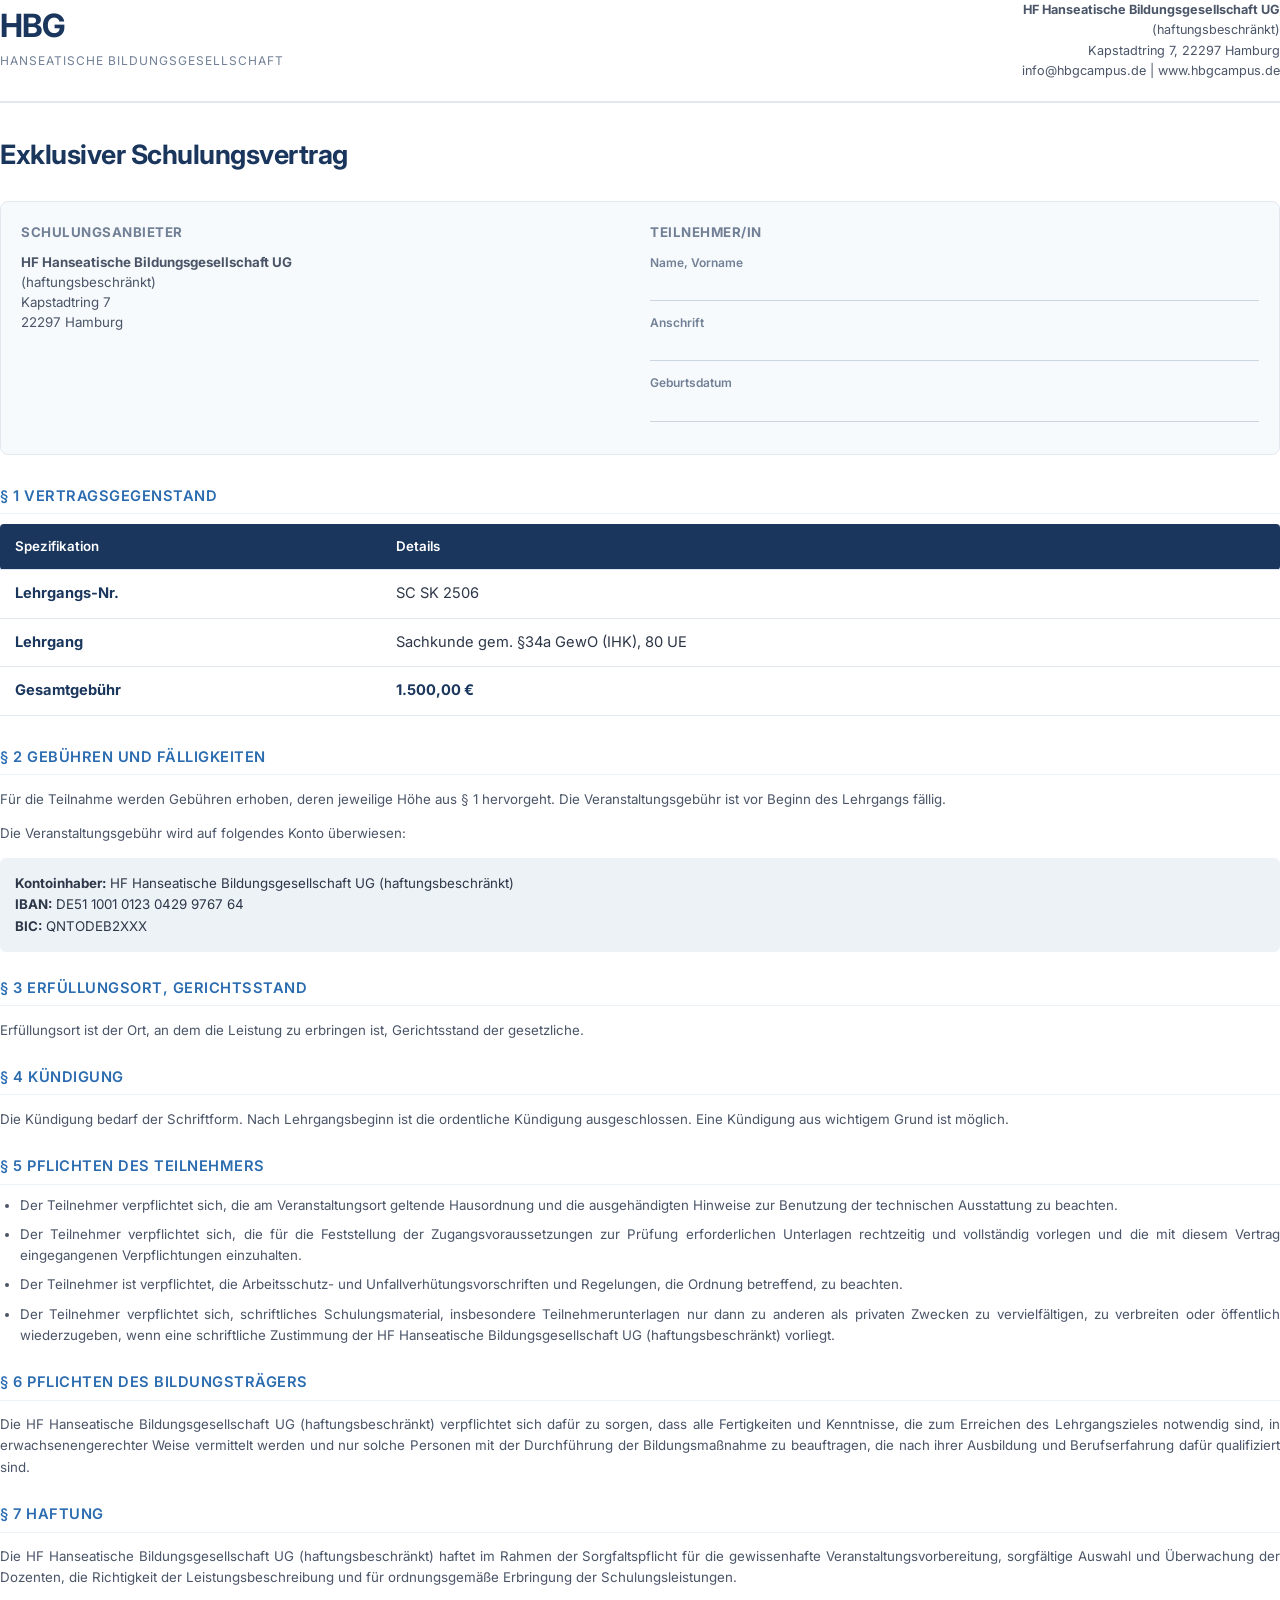
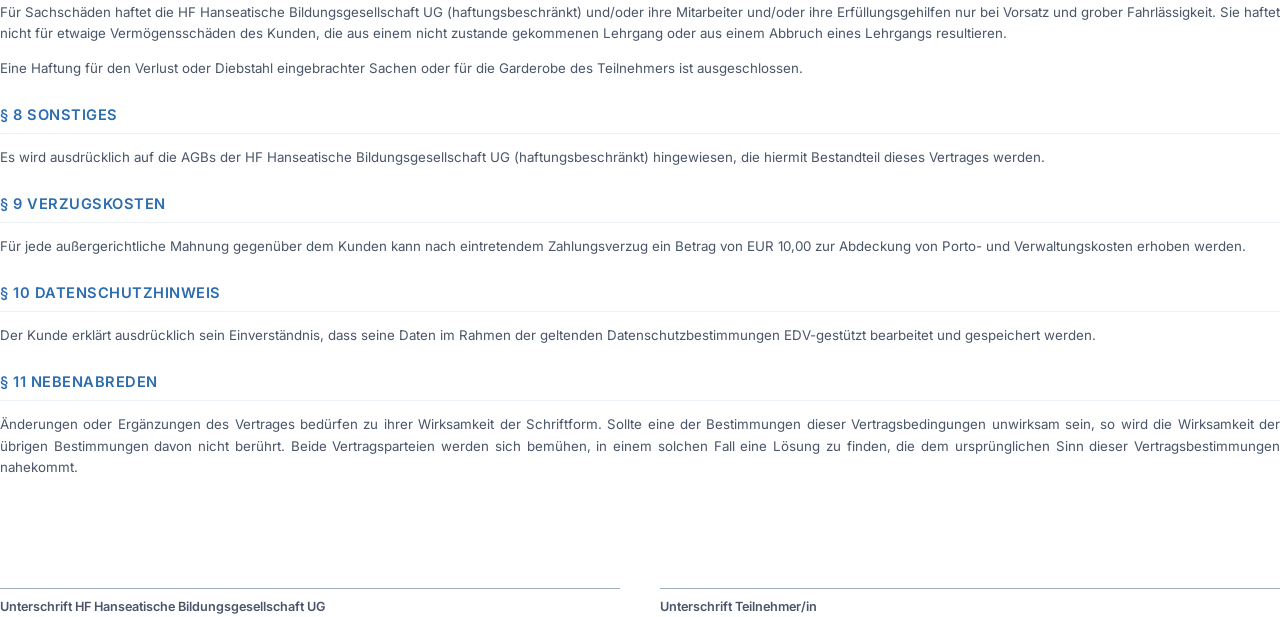
<file: schulungsvertrag.html>
<!DOCTYPE html>
<html lang="de">
<head>
    <meta charset="UTF-8">
    <title>Schulungsvertrag - HBG</title>
    <style>
        @import url('https://fonts.googleapis.com/css2?family=Inter:wght@300;400;600;700&display=swap');

        @page {
            size: A4;
            margin: 20mm 20mm 25mm 20mm;
        }

        body {
            font-family: 'Inter', sans-serif;
            color: #2D3748;
            line-height: 1.6;
            font-size: 11pt;
            margin: 0;
            padding: 0;
        }

        /* Header / Logo Bereich */
        .header {
            display: flex;
            justify-content: space-between;
            align-items: flex-start;
            border-bottom: 2px solid #E2E8F0;
            padding-bottom: 20px;
            margin-bottom: 30px;
        }

        .logo-placeholder {
            font-weight: 700;
            font-size: 24pt;
            color: #1A365D;
            letter-spacing: -1px;
        }

        .logo-subtitle {
            font-size: 9pt;
            color: #718096;
            font-weight: 400;
            text-transform: uppercase;
            letter-spacing: 1px;
        }

        .provider-info {
            text-align: right;
            font-size: 9.5pt;
            color: #4A5568;
        }

        h1 {
            font-size: 20pt;
            color: #1A365D;
            margin-top: 0;
            margin-bottom: 25px;
            font-weight: 700;
            letter-spacing: -0.5px;
        }

        h2 {
            font-size: 11pt;
            color: #2B6CB0;
            margin-top: 25px;
            margin-bottom: 10px;
            font-weight: 600;
            text-transform: uppercase;
            letter-spacing: 0.5px;
            border-bottom: 1px solid #EDF2F7;
            padding-bottom: 5px;
            page-break-after: avoid;
        }

        /* Vertrags-Grid */
        .contract-grid {
            display: grid;
            grid-template-columns: 1fr 1fr;
            gap: 20px;
            margin-bottom: 30px;
            background: #F7FAFC;
            padding: 20px;
            border-radius: 8px;
            border: 1px solid #E2E8F0;
        }

        .grid-section h3 {
            font-size: 10pt;
            color: #718096;
            margin: 0 0 10px 0;
            text-transform: uppercase;
            letter-spacing: 0.5px;
        }

        .form-group {
            margin-bottom: 12px;
        }

        .form-group label {
            display: block;
            font-size: 9pt;
            color: #718096;
            font-weight: 600;
        }

        .form-value {
            border-bottom: 1px solid #CBD5E0;
            height: 24px;
            margin-top: 4px;
        }

        /* Lehrgangs-Tabelle */
        .details-table {
            width: 100%;
            border-collapse: collapse;
            margin-bottom: 30px;
        }

        .details-table th, .details-table td {
            padding: 12px 15px;
            text-align: left;
            border-bottom: 1px solid #E2E8F0;
        }

        .details-table th {
            background-color: #1A365D;
            color: white;
            font-weight: 600;
            font-size: 10pt;
        }

        .details-table td strong {
            color: #1A365D;
        }

        /* Listen & Paragraphen */
        p, li {
            font-size: 10pt;
            color: #4A5568;
            text-align: justify;
        }

        ul {
            padding-left: 20px;
            margin-top: 5px;
        }

        li {
            margin-bottom: 8px;
        }

        .bank-details {
            background: #EDF2F7;
            padding: 15px;
            border-radius: 6px;
            margin-top: 10px;
            font-size: 10pt;
        }

        /* Unterschriften Bereich */
        .signature-container {
            display: grid;
            grid-template-columns: 1fr 1fr;
            gap: 40px;
            margin-top: 50px;
            page-break-inside: avoid;
        }

        .signature-box {
            text-align: left;
        }

        .signature-line {
            border-top: 1px solid #A0AEC0;
            margin-top: 60px;
            padding-top: 8px;
            font-size: 9.5pt;
            color: #4A5568;
            font-weight: 600;
        }

        /* Pagebreak-Optimierungen für sauberen PDF-Druck */
        .section-block {
            page-break-inside: avoid;
        }
    </style>
</head>
<body>

    <div class="header">
        <div>
            <div class="logo-placeholder">HBG</div>
            <div class="logo-subtitle">Hanseatische Bildungsgesellschaft</div>
        </div>
        <div class="provider-info">
            <strong>HF Hanseatische Bildungsgesellschaft UG</strong><br>
            (haftungsbeschränkt)<br>
            Kapstadtring 7, 22297 Hamburg<br>
            info@hbgcampus.de | www.hbgcampus.de
        </div>
    </div>

    <h1>Exklusiver Schulungsvertrag</h1>

    <div class="contract-grid">
        <div class="grid-section">
            <h3>Schulungsanbieter</h3>
            <p style="margin: 0; line-height: 1.5;">
                <strong>HF Hanseatische Bildungsgesellschaft UG</strong><br>
                (haftungsbeschränkt)<br>
                Kapstadtring 7<br>
                22297 Hamburg
            </p>
        </div>
        <div class="grid-section">
            <h3>Teilnehmer/in</h3>
            <div class="form-group">
                <label>Name, Vorname</label>
                <div class="form-value"></div>
            </div>
            <div class="form-group">
                <label>Anschrift</label>
                <div class="form-value"></div>
            </div>
            <div class="form-group">
                <label>Geburtsdatum</label>
                <div class="form-value"></div>
            </div>
        </div>
    </div>

    <h2>§ 1 Vertragsgegenstand</h2>
    <table class="details-table">
        <thead>
            <tr>
                <th style="border-radius: 4px 0 0 4px;">Spezifikation</th>
                <th style="border-radius: 0 4px 4px 0;">Details</th>
            </tr>
        </thead>
        <tbody>
            <tr>
                <td><strong>Lehrgangs-Nr.</strong></td>
                <td>SC SK 2506</td>
            </tr>
            <tr>
                <td><strong>Lehrgang</strong></td>
                <td>Sachkunde gem. §34a GewO (IHK), 80 UE</td>
            </tr>
            <tr>
                <td><strong>Gesamtgebühr</strong></td>
                <td><strong>1.500,00 €</strong></td>
            </tr>
        </tbody>
    </table>

    <div class="section-block">
        <h2>§ 2 Gebühren und Fälligkeiten</h2>
        <p>Für die Teilnahme werden Gebühren erhoben, deren jeweilige Höhe aus § 1 hervorgeht. Die Veranstaltungsgebühr ist vor Beginn des Lehrgangs fällig.</p>
        <p>Die Veranstaltungsgebühr wird auf folgendes Konto überwiesen:</p>
        <div class="bank-details">
            <strong>Kontoinhaber:</strong> HF Hanseatische Bildungsgesellschaft UG (haftungsbeschränkt)<br>
            <strong>IBAN:</strong> DE51 1001 0123 0429 9767 64<br>
            <strong>BIC:</strong> QNTODEB2XXX
        </div>
    </div>

    <div class="section-block">
        <h2>§ 3 Erfüllungsort, Gerichtsstand</h2>
        <p>Erfüllungsort ist der Ort, an dem die Leistung zu erbringen ist, Gerichtsstand der gesetzliche.</p>
    </div>

    <div class="section-block">
        <h2>§ 4 Kündigung</h2>
        <p>Die Kündigung bedarf der Schriftform. Nach Lehrgangsbeginn ist die ordentliche Kündigung ausgeschlossen. Eine Kündigung aus wichtigem Grund ist möglich.</p>
    </div>

    <div class="section-block">
        <h2>§ 5 Pflichten des Teilnehmers</h2>
        <ul>
            <li>Der Teilnehmer verpflichtet sich, die am Veranstaltungsort geltende Hausordnung und die ausgehändigten Hinweise zur Benutzung der technischen Ausstattung zu beachten.</li>
            <li>Der Teilnehmer verpflichtet sich, die für die Feststellung der Zugangsvoraussetzungen zur Prüfung erforderlichen Unterlagen rechtzeitig und vollständig vorlegen und die mit diesem Vertrag eingegangenen Verpflichtungen einzuhalten.</li>
            <li>Der Teilnehmer ist verpflichtet, die Arbeitsschutz- und Unfallverhütungsvorschriften und Regelungen, die Ordnung betreffend, zu beachten.</li>
            <li>Der Teilnehmer verpflichtet sich, schriftliches Schulungsmaterial, insbesondere Teilnehmerunterlagen nur dann zu anderen als privaten Zwecken zu vervielfältigen, zu verbreiten oder öffentlich wiederzugeben, wenn eine schriftliche Zustimmung der HF Hanseatische Bildungsgesellschaft UG (haftungsbeschränkt) vorliegt.</li>
        </ul>
    </div>

    <div class="section-block">
        <h2>§ 6 Pflichten des Bildungsträgers</h2>
        <p>Die HF Hanseatische Bildungsgesellschaft UG (haftungsbeschränkt) verpflichtet sich dafür zu sorgen, dass alle Fertigkeiten und Kenntnisse, die zum Erreichen des Lehrgangszieles notwendig sind, in erwachsenengerechter Weise vermittelt werden und nur solche Personen mit der Durchführung der Bildungsmaßnahme zu beauftragen, die nach ihrer Ausbildung und Berufserfahrung dafür qualifiziert sind.</p>
    </div>

    <div class="section-block">
        <h2>§ 7 Haftung</h2>
        <p>Die HF Hanseatische Bildungsgesellschaft UG (haftungsbeschränkt) haftet im Rahmen der Sorgfaltspflicht für die gewissenhafte Veranstaltungsvorbereitung, sorgfältige Auswahl und Überwachung der Dozenten, die Richtigkeit der Leistungsbeschreibung und für ordnungsgemäße Erbringung der Schulungsleistungen.</p>
        <p>Für Sachschäden haftet die HF Hanseatische Bildungsgesellschaft UG (haftungsbeschränkt) und/oder ihre Mitarbeiter und/oder ihre Erfüllungsgehilfen nur bei Vorsatz und grober Fahrlässigkeit. Sie haftet nicht für etwaige Vermögensschäden des Kunden, die aus einem nicht zustande gekommenen Lehrgang oder aus einem Abbruch eines Lehrgangs resultieren.</p>
        <p>Eine Haftung für den Verlust oder Diebstahl eingebrachter Sachen oder für die Garderobe des Teilnehmers ist ausgeschlossen.</p>
    </div>

    <div class="section-block">
        <h2>§ 8 Sonstiges</h2>
        <p>Es wird ausdrücklich auf die AGBs der HF Hanseatische Bildungsgesellschaft UG (haftungsbeschränkt) hingewiesen, die hiermit Bestandteil dieses Vertrages werden.</p>
    </div>

    <div class="section-block">
        <h2>§ 9 Verzugskosten</h2>
        <p>Für jede außergerichtliche Mahnung gegenüber dem Kunden kann nach eintretendem Zahlungsverzug ein Betrag von EUR 10,00 zur Abdeckung von Porto- und Verwaltungskosten erhoben werden.</p>
    </div>

    <div class="section-block">
        <h2>§ 10 Datenschutzhinweis</h2>
        <p>Der Kunde erklärt ausdrücklich sein Einverständnis, dass seine Daten im Rahmen der geltenden Datenschutzbestimmungen EDV-gestützt bearbeitet und gespeichert werden.</p>
    </div>

    <div class="section-block">
        <h2>§ 11 Nebenabreden</h2>
        <p>Änderungen oder Ergänzungen des Vertrages bedürfen zu ihrer Wirksamkeit der Schriftform. Sollte eine der Bestimmungen dieser Vertragsbedingungen unwirksam sein, so wird die Wirksamkeit der übrigen Bestimmungen davon nicht berührt. Beide Vertragsparteien werden sich bemühen, in einem solchen Fall eine Lösung zu finden, die dem ursprünglichen Sinn dieser Vertragsbestimmungen nahekommt.</p>
    </div>

    <div class="signature-container">
        <div class="signature-box">
            <div class="signature-line">Unterschrift HF Hanseatische Bildungsgesellschaft UG</div>
        </div>
        <div class="signature-box">
            <div class="signature-line">Unterschrift Teilnehmer/in</div>
        </div>
    </div>

</body>
</html>
</file>
<file: hbg.css>
/* cyrillic-ext */
@font-face {
  font-family: 'Manrope';
  font-style: normal;
  font-weight: 400;
  font-display: swap;
  src: url(fonts/manrope_0.woff2) format('woff2');
  unicode-range: U+0460-052F, U+1C80-1C8A, U+20B4, U+2DE0-2DFF, U+A640-A69F, U+FE2E-FE2F;
}
/* cyrillic */
@font-face {
  font-family: 'Manrope';
  font-style: normal;
  font-weight: 400;
  font-display: swap;
  src: url(fonts/manrope_1.woff2) format('woff2');
  unicode-range: U+0301, U+0400-045F, U+0490-0491, U+04B0-04B1, U+2116;
}
/* greek */
@font-face {
  font-family: 'Manrope';
  font-style: normal;
  font-weight: 400;
  font-display: swap;
  src: url(fonts/manrope_2.woff2) format('woff2');
  unicode-range: U+0370-0377, U+037A-037F, U+0384-038A, U+038C, U+038E-03A1, U+03A3-03FF;
}
/* vietnamese */
@font-face {
  font-family: 'Manrope';
  font-style: normal;
  font-weight: 400;
  font-display: swap;
  src: url(fonts/manrope_3.woff2) format('woff2');
  unicode-range: U+0102-0103, U+0110-0111, U+0128-0129, U+0168-0169, U+01A0-01A1, U+01AF-01B0, U+0300-0301, U+0303-0304, U+0308-0309, U+0323, U+0329, U+1EA0-1EF9, U+20AB;
}
/* latin-ext */
@font-face {
  font-family: 'Manrope';
  font-style: normal;
  font-weight: 400;
  font-display: swap;
  src: url(fonts/manrope_4.woff2) format('woff2');
  unicode-range: U+0100-02BA, U+02BD-02C5, U+02C7-02CC, U+02CE-02D7, U+02DD-02FF, U+0304, U+0308, U+0329, U+1D00-1DBF, U+1E00-1E9F, U+1EF2-1EFF, U+2020, U+20A0-20AB, U+20AD-20C0, U+2113, U+2C60-2C7F, U+A720-A7FF;
}
/* latin */
@font-face {
  font-family: 'Manrope';
  font-style: normal;
  font-weight: 400;
  font-display: swap;
  src: url(fonts/manrope_5.woff2) format('woff2');
  unicode-range: U+0000-00FF, U+0131, U+0152-0153, U+02BB-02BC, U+02C6, U+02DA, U+02DC, U+0304, U+0308, U+0329, U+2000-206F, U+20AC, U+2122, U+2191, U+2193, U+2212, U+2215, U+FEFF, U+FFFD;
}
/* cyrillic-ext */
@font-face {
  font-family: 'Manrope';
  font-style: normal;
  font-weight: 500;
  font-display: swap;
  src: url(fonts/manrope_0.woff2) format('woff2');
  unicode-range: U+0460-052F, U+1C80-1C8A, U+20B4, U+2DE0-2DFF, U+A640-A69F, U+FE2E-FE2F;
}
/* cyrillic */
@font-face {
  font-family: 'Manrope';
  font-style: normal;
  font-weight: 500;
  font-display: swap;
  src: url(fonts/manrope_1.woff2) format('woff2');
  unicode-range: U+0301, U+0400-045F, U+0490-0491, U+04B0-04B1, U+2116;
}
/* greek */
@font-face {
  font-family: 'Manrope';
  font-style: normal;
  font-weight: 500;
  font-display: swap;
  src: url(fonts/manrope_2.woff2) format('woff2');
  unicode-range: U+0370-0377, U+037A-037F, U+0384-038A, U+038C, U+038E-03A1, U+03A3-03FF;
}
/* vietnamese */
@font-face {
  font-family: 'Manrope';
  font-style: normal;
  font-weight: 500;
  font-display: swap;
  src: url(fonts/manrope_3.woff2) format('woff2');
  unicode-range: U+0102-0103, U+0110-0111, U+0128-0129, U+0168-0169, U+01A0-01A1, U+01AF-01B0, U+0300-0301, U+0303-0304, U+0308-0309, U+0323, U+0329, U+1EA0-1EF9, U+20AB;
}
/* latin-ext */
@font-face {
  font-family: 'Manrope';
  font-style: normal;
  font-weight: 500;
  font-display: swap;
  src: url(fonts/manrope_4.woff2) format('woff2');
  unicode-range: U+0100-02BA, U+02BD-02C5, U+02C7-02CC, U+02CE-02D7, U+02DD-02FF, U+0304, U+0308, U+0329, U+1D00-1DBF, U+1E00-1E9F, U+1EF2-1EFF, U+2020, U+20A0-20AB, U+20AD-20C0, U+2113, U+2C60-2C7F, U+A720-A7FF;
}
/* latin */
@font-face {
  font-family: 'Manrope';
  font-style: normal;
  font-weight: 500;
  font-display: swap;
  src: url(fonts/manrope_5.woff2) format('woff2');
  unicode-range: U+0000-00FF, U+0131, U+0152-0153, U+02BB-02BC, U+02C6, U+02DA, U+02DC, U+0304, U+0308, U+0329, U+2000-206F, U+20AC, U+2122, U+2191, U+2193, U+2212, U+2215, U+FEFF, U+FFFD;
}
/* cyrillic-ext */
@font-face {
  font-family: 'Manrope';
  font-style: normal;
  font-weight: 600;
  font-display: swap;
  src: url(fonts/manrope_0.woff2) format('woff2');
  unicode-range: U+0460-052F, U+1C80-1C8A, U+20B4, U+2DE0-2DFF, U+A640-A69F, U+FE2E-FE2F;
}
/* cyrillic */
@font-face {
  font-family: 'Manrope';
  font-style: normal;
  font-weight: 600;
  font-display: swap;
  src: url(fonts/manrope_1.woff2) format('woff2');
  unicode-range: U+0301, U+0400-045F, U+0490-0491, U+04B0-04B1, U+2116;
}
/* greek */
@font-face {
  font-family: 'Manrope';
  font-style: normal;
  font-weight: 600;
  font-display: swap;
  src: url(fonts/manrope_2.woff2) format('woff2');
  unicode-range: U+0370-0377, U+037A-037F, U+0384-038A, U+038C, U+038E-03A1, U+03A3-03FF;
}
/* vietnamese */
@font-face {
  font-family: 'Manrope';
  font-style: normal;
  font-weight: 600;
  font-display: swap;
  src: url(fonts/manrope_3.woff2) format('woff2');
  unicode-range: U+0102-0103, U+0110-0111, U+0128-0129, U+0168-0169, U+01A0-01A1, U+01AF-01B0, U+0300-0301, U+0303-0304, U+0308-0309, U+0323, U+0329, U+1EA0-1EF9, U+20AB;
}
/* latin-ext */
@font-face {
  font-family: 'Manrope';
  font-style: normal;
  font-weight: 600;
  font-display: swap;
  src: url(fonts/manrope_4.woff2) format('woff2');
  unicode-range: U+0100-02BA, U+02BD-02C5, U+02C7-02CC, U+02CE-02D7, U+02DD-02FF, U+0304, U+0308, U+0329, U+1D00-1DBF, U+1E00-1E9F, U+1EF2-1EFF, U+2020, U+20A0-20AB, U+20AD-20C0, U+2113, U+2C60-2C7F, U+A720-A7FF;
}
/* latin */
@font-face {
  font-family: 'Manrope';
  font-style: normal;
  font-weight: 600;
  font-display: swap;
  src: url(fonts/manrope_5.woff2) format('woff2');
  unicode-range: U+0000-00FF, U+0131, U+0152-0153, U+02BB-02BC, U+02C6, U+02DA, U+02DC, U+0304, U+0308, U+0329, U+2000-206F, U+20AC, U+2122, U+2191, U+2193, U+2212, U+2215, U+FEFF, U+FFFD;
}
/* cyrillic-ext */
@font-face {
  font-family: 'Manrope';
  font-style: normal;
  font-weight: 700;
  font-display: swap;
  src: url(fonts/manrope_0.woff2) format('woff2');
  unicode-range: U+0460-052F, U+1C80-1C8A, U+20B4, U+2DE0-2DFF, U+A640-A69F, U+FE2E-FE2F;
}
/* cyrillic */
@font-face {
  font-family: 'Manrope';
  font-style: normal;
  font-weight: 700;
  font-display: swap;
  src: url(fonts/manrope_1.woff2) format('woff2');
  unicode-range: U+0301, U+0400-045F, U+0490-0491, U+04B0-04B1, U+2116;
}
/* greek */
@font-face {
  font-family: 'Manrope';
  font-style: normal;
  font-weight: 700;
  font-display: swap;
  src: url(fonts/manrope_2.woff2) format('woff2');
  unicode-range: U+0370-0377, U+037A-037F, U+0384-038A, U+038C, U+038E-03A1, U+03A3-03FF;
}
/* vietnamese */
@font-face {
  font-family: 'Manrope';
  font-style: normal;
  font-weight: 700;
  font-display: swap;
  src: url(fonts/manrope_3.woff2) format('woff2');
  unicode-range: U+0102-0103, U+0110-0111, U+0128-0129, U+0168-0169, U+01A0-01A1, U+01AF-01B0, U+0300-0301, U+0303-0304, U+0308-0309, U+0323, U+0329, U+1EA0-1EF9, U+20AB;
}
/* latin-ext */
@font-face {
  font-family: 'Manrope';
  font-style: normal;
  font-weight: 700;
  font-display: swap;
  src: url(fonts/manrope_4.woff2) format('woff2');
  unicode-range: U+0100-02BA, U+02BD-02C5, U+02C7-02CC, U+02CE-02D7, U+02DD-02FF, U+0304, U+0308, U+0329, U+1D00-1DBF, U+1E00-1E9F, U+1EF2-1EFF, U+2020, U+20A0-20AB, U+20AD-20C0, U+2113, U+2C60-2C7F, U+A720-A7FF;
}
/* latin */
@font-face {
  font-family: 'Manrope';
  font-style: normal;
  font-weight: 700;
  font-display: swap;
  src: url(fonts/manrope_5.woff2) format('woff2');
  unicode-range: U+0000-00FF, U+0131, U+0152-0153, U+02BB-02BC, U+02C6, U+02DA, U+02DC, U+0304, U+0308, U+0329, U+2000-206F, U+20AC, U+2122, U+2191, U+2193, U+2212, U+2215, U+FEFF, U+FFFD;
}

/* vietnamese */
@font-face {
  font-family: 'Newsreader';
  font-style: italic;
  font-weight: 400;
  font-display: swap;
  src: url(fonts/newsreader_0.woff2) format('woff2');
  unicode-range: U+0102-0103, U+0110-0111, U+0128-0129, U+0168-0169, U+01A0-01A1, U+01AF-01B0, U+0300-0301, U+0303-0304, U+0308-0309, U+0323, U+0329, U+1EA0-1EF9, U+20AB;
}
/* latin-ext */
@font-face {
  font-family: 'Newsreader';
  font-style: italic;
  font-weight: 400;
  font-display: swap;
  src: url(fonts/newsreader_1.woff2) format('woff2');
  unicode-range: U+0100-02BA, U+02BD-02C5, U+02C7-02CC, U+02CE-02D7, U+02DD-02FF, U+0304, U+0308, U+0329, U+1D00-1DBF, U+1E00-1E9F, U+1EF2-1EFF, U+2020, U+20A0-20AB, U+20AD-20C0, U+2113, U+2C60-2C7F, U+A720-A7FF;
}
/* latin */
@font-face {
  font-family: 'Newsreader';
  font-style: italic;
  font-weight: 400;
  font-display: swap;
  src: url(fonts/newsreader_2.woff2) format('woff2');
  unicode-range: U+0000-00FF, U+0131, U+0152-0153, U+02BB-02BC, U+02C6, U+02DA, U+02DC, U+0304, U+0308, U+0329, U+2000-206F, U+20AC, U+2122, U+2191, U+2193, U+2212, U+2215, U+FEFF, U+FFFD;
}
/* vietnamese */
@font-face {
  font-family: 'Newsreader';
  font-style: normal;
  font-weight: 300;
  font-display: swap;
  src: url(fonts/newsreader_3.woff2) format('woff2');
  unicode-range: U+0102-0103, U+0110-0111, U+0128-0129, U+0168-0169, U+01A0-01A1, U+01AF-01B0, U+0300-0301, U+0303-0304, U+0308-0309, U+0323, U+0329, U+1EA0-1EF9, U+20AB;
}
/* latin-ext */
@font-face {
  font-family: 'Newsreader';
  font-style: normal;
  font-weight: 300;
  font-display: swap;
  src: url(fonts/newsreader_4.woff2) format('woff2');
  unicode-range: U+0100-02BA, U+02BD-02C5, U+02C7-02CC, U+02CE-02D7, U+02DD-02FF, U+0304, U+0308, U+0329, U+1D00-1DBF, U+1E00-1E9F, U+1EF2-1EFF, U+2020, U+20A0-20AB, U+20AD-20C0, U+2113, U+2C60-2C7F, U+A720-A7FF;
}
/* latin */
@font-face {
  font-family: 'Newsreader';
  font-style: normal;
  font-weight: 300;
  font-display: swap;
  src: url(fonts/newsreader_5.woff2) format('woff2');
  unicode-range: U+0000-00FF, U+0131, U+0152-0153, U+02BB-02BC, U+02C6, U+02DA, U+02DC, U+0304, U+0308, U+0329, U+2000-206F, U+20AC, U+2122, U+2191, U+2193, U+2212, U+2215, U+FEFF, U+FFFD;
}
/* vietnamese */
@font-face {
  font-family: 'Newsreader';
  font-style: normal;
  font-weight: 700;
  font-display: swap;
  src: url(fonts/newsreader_3.woff2) format('woff2');
  unicode-range: U+0102-0103, U+0110-0111, U+0128-0129, U+0168-0169, U+01A0-01A1, U+01AF-01B0, U+0300-0301, U+0303-0304, U+0308-0309, U+0323, U+0329, U+1EA0-1EF9, U+20AB;
}
/* latin-ext */
@font-face {
  font-family: 'Newsreader';
  font-style: normal;
  font-weight: 700;
  font-display: swap;
  src: url(fonts/newsreader_4.woff2) format('woff2');
  unicode-range: U+0100-02BA, U+02BD-02C5, U+02C7-02CC, U+02CE-02D7, U+02DD-02FF, U+0304, U+0308, U+0329, U+1D00-1DBF, U+1E00-1E9F, U+1EF2-1EFF, U+2020, U+20A0-20AB, U+20AD-20C0, U+2113, U+2C60-2C7F, U+A720-A7FF;
}
/* latin */
@font-face {
  font-family: 'Newsreader';
  font-style: normal;
  font-weight: 700;
  font-display: swap;
  src: url(fonts/newsreader_5.woff2) format('woff2');
  unicode-range: U+0000-00FF, U+0131, U+0152-0153, U+02BB-02BC, U+02C6, U+02DA, U+02DC, U+0304, U+0308, U+0329, U+2000-206F, U+20AC, U+2122, U+2191, U+2193, U+2212, U+2215, U+FEFF, U+FFFD;
}

*,:after,:before{--tw-border-spacing-x:0;--tw-border-spacing-y:0;--tw-translate-x:0;--tw-translate-y:0;--tw-rotate:0;--tw-skew-x:0;--tw-skew-y:0;--tw-scale-x:1;--tw-scale-y:1;--tw-pan-x: ;--tw-pan-y: ;--tw-pinch-zoom: ;--tw-scroll-snap-strictness:proximity;--tw-gradient-from-position: ;--tw-gradient-via-position: ;--tw-gradient-to-position: ;--tw-ordinal: ;--tw-slashed-zero: ;--tw-numeric-figure: ;--tw-numeric-spacing: ;--tw-numeric-fraction: ;--tw-ring-inset: ;--tw-ring-offset-width:0px;--tw-ring-offset-color:#fff;--tw-ring-color:rgba(59,130,246,.5);--tw-ring-offset-shadow:0 0 #0000;--tw-ring-shadow:0 0 #0000;--tw-shadow:0 0 #0000;--tw-shadow-colored:0 0 #0000;--tw-blur: ;--tw-brightness: ;--tw-contrast: ;--tw-grayscale: ;--tw-hue-rotate: ;--tw-invert: ;--tw-saturate: ;--tw-sepia: ;--tw-drop-shadow: ;--tw-backdrop-blur: ;--tw-backdrop-brightness: ;--tw-backdrop-contrast: ;--tw-backdrop-grayscale: ;--tw-backdrop-hue-rotate: ;--tw-backdrop-invert: ;--tw-backdrop-opacity: ;--tw-backdrop-saturate: ;--tw-backdrop-sepia: ;--tw-contain-size: ;--tw-contain-layout: ;--tw-contain-paint: ;--tw-contain-style: }::backdrop{--tw-border-spacing-x:0;--tw-border-spacing-y:0;--tw-translate-x:0;--tw-translate-y:0;--tw-rotate:0;--tw-skew-x:0;--tw-skew-y:0;--tw-scale-x:1;--tw-scale-y:1;--tw-pan-x: ;--tw-pan-y: ;--tw-pinch-zoom: ;--tw-scroll-snap-strictness:proximity;--tw-gradient-from-position: ;--tw-gradient-via-position: ;--tw-gradient-to-position: ;--tw-ordinal: ;--tw-slashed-zero: ;--tw-numeric-figure: ;--tw-numeric-spacing: ;--tw-numeric-fraction: ;--tw-ring-inset: ;--tw-ring-offset-width:0px;--tw-ring-offset-color:#fff;--tw-ring-color:rgba(59,130,246,.5);--tw-ring-offset-shadow:0 0 #0000;--tw-ring-shadow:0 0 #0000;--tw-shadow:0 0 #0000;--tw-shadow-colored:0 0 #0000;--tw-blur: ;--tw-brightness: ;--tw-contrast: ;--tw-grayscale: ;--tw-hue-rotate: ;--tw-invert: ;--tw-saturate: ;--tw-sepia: ;--tw-drop-shadow: ;--tw-backdrop-blur: ;--tw-backdrop-brightness: ;--tw-backdrop-contrast: ;--tw-backdrop-grayscale: ;--tw-backdrop-hue-rotate: ;--tw-backdrop-invert: ;--tw-backdrop-opacity: ;--tw-backdrop-saturate: ;--tw-backdrop-sepia: ;--tw-contain-size: ;--tw-contain-layout: ;--tw-contain-paint: ;--tw-contain-style: }/*! tailwindcss v3.4.19 | MIT License | https://tailwindcss.com*/*,:after,:before{box-sizing:border-box;border:0 solid #e5e7eb}:after,:before{--tw-content:""}:host,html{line-height:1.5;-webkit-text-size-adjust:100%;-moz-tab-size:4;-o-tab-size:4;tab-size:4;font-family:ui-sans-serif,system-ui,sans-serif,Apple Color Emoji,Segoe UI Emoji,Segoe UI Symbol,Noto Color Emoji;font-feature-settings:normal;font-variation-settings:normal;-webkit-tap-highlight-color:transparent}body{margin:0;line-height:inherit}hr{height:0;color:inherit;border-top-width:1px}abbr:where([title]){-webkit-text-decoration:underline dotted;text-decoration:underline dotted}h1,h2,h3,h4,h5,h6{font-size:inherit;font-weight:inherit}a{color:inherit;text-decoration:inherit}b,strong{font-weight:bolder}code,kbd,pre,samp{font-family:ui-monospace,SFMono-Regular,Menlo,Monaco,Consolas,Liberation Mono,Courier New,monospace;font-feature-settings:normal;font-variation-settings:normal;font-size:1em}small{font-size:80%}sub,sup{font-size:75%;line-height:0;position:relative;vertical-align:baseline}sub{bottom:-.25em}sup{top:-.5em}table{text-indent:0;border-color:inherit;border-collapse:collapse}button,input,optgroup,select,textarea{font-family:inherit;font-feature-settings:inherit;font-variation-settings:inherit;font-size:100%;font-weight:inherit;line-height:inherit;letter-spacing:inherit;color:inherit;margin:0;padding:0}button,select{text-transform:none}button,input:where([type=button]),input:where([type=reset]),input:where([type=submit]){-webkit-appearance:button;background-color:transparent;background-image:none}:-moz-focusring{outline:auto}:-moz-ui-invalid{box-shadow:none}progress{vertical-align:baseline}::-webkit-inner-spin-button,::-webkit-outer-spin-button{height:auto}[type=search]{-webkit-appearance:textfield;outline-offset:-2px}::-webkit-search-decoration{-webkit-appearance:none}::-webkit-file-upload-button{-webkit-appearance:button;font:inherit}summary{display:list-item}blockquote,dd,dl,figure,h1,h2,h3,h4,h5,h6,hr,p,pre{margin:0}fieldset{margin:0}fieldset,legend{padding:0}menu,ol,ul{list-style:none;margin:0;padding:0}dialog{padding:0}textarea{resize:vertical}input::-moz-placeholder,textarea::-moz-placeholder{opacity:1;color:#9ca3af}input::placeholder,textarea::placeholder{opacity:1;color:#9ca3af}[role=button],button{cursor:pointer}:disabled{cursor:default}audio,canvas,embed,iframe,img,object,svg,video{display:block;vertical-align:middle}img,video{max-width:100%;height:auto}[hidden]:where(:not([hidden=until-found])){display:none}input:where(:not([type])),input:where([type=date]),input:where([type=datetime-local]),input:where([type=email]),input:where([type=month]),input:where([type=number]),input:where([type=password]),input:where([type=search]),input:where([type=tel]),input:where([type=text]),input:where([type=time]),input:where([type=url]),input:where([type=week]),select,select:where([multiple]),textarea{-webkit-appearance:none;-moz-appearance:none;appearance:none;background-color:#fff;border-color:#6b7280;border-width:1px;border-radius:0;padding:.5rem .75rem;font-size:1rem;line-height:1.5rem;--tw-shadow:0 0 #0000}input:where(:not([type])):focus,input:where([type=date]):focus,input:where([type=datetime-local]):focus,input:where([type=email]):focus,input:where([type=month]):focus,input:where([type=number]):focus,input:where([type=password]):focus,input:where([type=search]):focus,input:where([type=tel]):focus,input:where([type=text]):focus,input:where([type=time]):focus,input:where([type=url]):focus,input:where([type=week]):focus,select:focus,select:where([multiple]):focus,textarea:focus{outline:2px solid transparent;outline-offset:2px;--tw-ring-inset:var(--tw-empty,/*!*/ /*!*/);--tw-ring-offset-width:0px;--tw-ring-offset-color:#fff;--tw-ring-color:#2563eb;--tw-ring-offset-shadow:var(--tw-ring-inset) 0 0 0 var(--tw-ring-offset-width) var(--tw-ring-offset-color);--tw-ring-shadow:var(--tw-ring-inset) 0 0 0 calc(1px + var(--tw-ring-offset-width)) var(--tw-ring-color);box-shadow:var(--tw-ring-offset-shadow),var(--tw-ring-shadow),var(--tw-shadow);border-color:#2563eb}input::-moz-placeholder,textarea::-moz-placeholder{color:#6b7280;opacity:1}input::placeholder,textarea::placeholder{color:#6b7280;opacity:1}::-webkit-datetime-edit-fields-wrapper{padding:0}::-webkit-date-and-time-value{min-height:1.5em;text-align:inherit}::-webkit-datetime-edit{display:inline-flex}::-webkit-datetime-edit,::-webkit-datetime-edit-day-field,::-webkit-datetime-edit-hour-field,::-webkit-datetime-edit-meridiem-field,::-webkit-datetime-edit-millisecond-field,::-webkit-datetime-edit-minute-field,::-webkit-datetime-edit-month-field,::-webkit-datetime-edit-second-field,::-webkit-datetime-edit-year-field{padding-top:0;padding-bottom:0}select{background-image:url("data:image/svg+xml;charset=utf-8,%3Csvg xmlns='http://www.w3.org/2000/svg' fill='none' viewBox='0 0 20 20'%3E%3Cpath stroke='%236b7280' stroke-linecap='round' stroke-linejoin='round' stroke-width='1.5' d='m6 8 4 4 4-4'/%3E%3C/svg%3E");background-position:right .5rem center;background-repeat:no-repeat;background-size:1.5em 1.5em;padding-right:2.5rem;-webkit-print-color-adjust:exact;print-color-adjust:exact}select:where([multiple]),select:where([size]:not([size="1"])){background-image:none;background-position:0 0;background-repeat:unset;background-size:initial;padding-right:.75rem;-webkit-print-color-adjust:unset;print-color-adjust:unset}input:where([type=checkbox]),input:where([type=radio]){-webkit-appearance:none;-moz-appearance:none;appearance:none;padding:0;-webkit-print-color-adjust:exact;print-color-adjust:exact;display:inline-block;vertical-align:middle;background-origin:border-box;-webkit-user-select:none;-moz-user-select:none;user-select:none;flex-shrink:0;height:1rem;width:1rem;color:#2563eb;background-color:#fff;border-color:#6b7280;border-width:1px;--tw-shadow:0 0 #0000}input:where([type=checkbox]){border-radius:0}input:where([type=radio]){border-radius:100%}input:where([type=checkbox]):focus,input:where([type=radio]):focus{outline:2px solid transparent;outline-offset:2px;--tw-ring-inset:var(--tw-empty,/*!*/ /*!*/);--tw-ring-offset-width:2px;--tw-ring-offset-color:#fff;--tw-ring-color:#2563eb;--tw-ring-offset-shadow:var(--tw-ring-inset) 0 0 0 var(--tw-ring-offset-width) var(--tw-ring-offset-color);--tw-ring-shadow:var(--tw-ring-inset) 0 0 0 calc(2px + var(--tw-ring-offset-width)) var(--tw-ring-color);box-shadow:var(--tw-ring-offset-shadow),var(--tw-ring-shadow),var(--tw-shadow)}input:where([type=checkbox]):checked,input:where([type=radio]):checked{border-color:transparent;background-color:currentColor;background-size:100% 100%;background-position:50%;background-repeat:no-repeat}input:where([type=checkbox]):checked{background-image:url("data:image/svg+xml;charset=utf-8,%3Csvg xmlns='http://www.w3.org/2000/svg' fill='%23fff' viewBox='0 0 16 16'%3E%3Cpath d='M12.207 4.793a1 1 0 0 1 0 1.414l-5 5a1 1 0 0 1-1.414 0l-2-2a1 1 0 0 1 1.414-1.414L6.5 9.086l4.293-4.293a1 1 0 0 1 1.414 0'/%3E%3C/svg%3E")}@media (forced-colors:active) {input:where([type=checkbox]):checked{-webkit-appearance:auto;-moz-appearance:auto;appearance:auto}}input:where([type=radio]):checked{background-image:url("data:image/svg+xml;charset=utf-8,%3Csvg xmlns='http://www.w3.org/2000/svg' fill='%23fff' viewBox='0 0 16 16'%3E%3Ccircle cx='8' cy='8' r='3'/%3E%3C/svg%3E")}@media (forced-colors:active) {input:where([type=radio]):checked{-webkit-appearance:auto;-moz-appearance:auto;appearance:auto}}input:where([type=checkbox]):checked:focus,input:where([type=checkbox]):checked:hover,input:where([type=radio]):checked:focus,input:where([type=radio]):checked:hover{border-color:transparent;background-color:currentColor}input:where([type=checkbox]):indeterminate{background-image:url("data:image/svg+xml;charset=utf-8,%3Csvg xmlns='http://www.w3.org/2000/svg' fill='none' viewBox='0 0 16 16'%3E%3Cpath stroke='%23fff' stroke-linecap='round' stroke-linejoin='round' stroke-width='2' d='M4 8h8'/%3E%3C/svg%3E");border-color:transparent;background-color:currentColor;background-size:100% 100%;background-position:50%;background-repeat:no-repeat}@media (forced-colors:active) {input:where([type=checkbox]):indeterminate{-webkit-appearance:auto;-moz-appearance:auto;appearance:auto}}input:where([type=checkbox]):indeterminate:focus,input:where([type=checkbox]):indeterminate:hover{border-color:transparent;background-color:currentColor}input:where([type=file]){background:unset;border-color:inherit;border-width:0;border-radius:0;padding:0;font-size:unset;line-height:inherit}input:where([type=file]):focus{outline:1px solid ButtonText;outline:1px auto -webkit-focus-ring-color}.container{width:100%}@media (min-width:640px){.container{max-width:640px}}@media (min-width:768px){.container{max-width:768px}}@media (min-width:1024px){.container{max-width:1024px}}@media (min-width:1280px){.container{max-width:1280px}}@media (min-width:1536px){.container{max-width:1536px}}.visible{visibility:visible}.fixed{position:fixed}.absolute{position:absolute}.relative{position:relative}.sticky{position:sticky}.inset-0{inset:0}.inset-y-0{top:0;bottom:0}.-right-12{right:-3rem}.-right-14{right:-3.5rem}.-right-2{right:-.5rem}.-top-2{top:-.5rem}.-top-4{top:-1rem}.bottom-0{bottom:0}.bottom-1{bottom:.25rem}.bottom-6{bottom:1.5rem}.bottom-8{bottom:2rem}.bottom-\[25\%\]{bottom:25%}.left-0{left:0}.left-1{left:.25rem}.left-1\/2{left:50%}.left-3{left:.75rem}.left-6{left:1.5rem}.left-\[15\%\]{left:15%}.left-\[25\%\]{left:25%}.left-\[45\%\]{left:45%}.right-0{right:0}.right-2{right:.5rem}.right-4{right:1rem}.right-6{right:1.5rem}.right-8{right:2rem}.top-0{top:0}.top-1{top:.25rem}.top-1\/2{top:50%}.top-32{top:8rem}.top-4{top:1rem}.top-6{top:1.5rem}.top-\[20\%\]{top:20%}.top-\[45\%\]{top:45%}.top-\[calc\(100\%\+12px\)\]{top:calc(100% + 12px)}.-z-10{z-index:-10}.z-0{z-index:0}.z-10{z-index:10}.z-20{z-index:20}.z-50{z-index:50}.z-\[200\]{z-index:200}.z-\[55\]{z-index:55}.col-span-12{grid-column:span 12/span 12}.col-span-2{grid-column:span 2/span 2}.mx-4{margin-left:1rem;margin-right:1rem}.mx-auto{margin-left:auto;margin-right:auto}.my-4{margin-top:1rem;margin-bottom:1rem}.my-8{margin-top:2rem;margin-bottom:2rem}.mb-0{margin-bottom:0}.mb-0\.5{margin-bottom:.125rem}.mb-1{margin-bottom:.25rem}.mb-10{margin-bottom:2.5rem}.mb-12{margin-bottom:3rem}.mb-2{margin-bottom:.5rem}.mb-20{margin-bottom:5rem}.mb-3{margin-bottom:.75rem}.mb-32{margin-bottom:8rem}.mb-4{margin-bottom:1rem}.mb-5{margin-bottom:1.25rem}.mb-6{margin-bottom:1.5rem}.mb-8{margin-bottom:2rem}.mr-2{margin-right:.5rem}.mt-0\.5{margin-top:.125rem}.mt-1{margin-top:.25rem}.mt-10{margin-top:2.5rem}.mt-16{margin-top:4rem}.mt-20{margin-top:5rem}.mt-4{margin-top:1rem}.mt-6{margin-top:1.5rem}.mt-8{margin-top:2rem}.mt-auto{margin-top:auto}.line-clamp-3{overflow:hidden;display:-webkit-box;-webkit-box-orient:vertical;-webkit-line-clamp:3}.block{display:block}.inline-block{display:inline-block}.flex{display:flex}.inline-flex{display:inline-flex}.grid{display:grid}.hidden{display:none}.aspect-\[16\/9\]{aspect-ratio:16/9}.aspect-\[3\/4\]{aspect-ratio:3/4}.h-10{height:2.5rem}.h-12{height:3rem}.h-14{height:3.5rem}.h-16{height:4rem}.h-2{height:.5rem}.h-24{height:6rem}.h-32{height:8rem}.h-48{height:12rem}.h-5{height:1.25rem}.h-56{height:14rem}.h-6{height:1.5rem}.h-8{height:2rem}.h-\[150\%\]{height:150%}.h-\[260px\]{height:260px}.h-\[400px\]{height:400px}.h-\[500px\]{height:500px}.h-\[55px\]{height:55px}.h-\[580px\]{height:580px}.h-\[6px\]{height:6px}.h-\[80px\]{height:80px}.h-full{height:100%}.h-px{height:1px}.min-h-\[260px\]{min-height:260px}.min-h-\[320px\]{min-height:320px}.min-h-\[350px\]{min-height:350px}.min-h-\[450px\]{min-height:450px}.min-h-\[500px\]{min-height:500px}.min-h-\[85vh\]{min-height:85vh}.w-10{width:2.5rem}.w-12{width:3rem}.w-14{width:3.5rem}.w-16{width:4rem}.w-2{width:.5rem}.w-24{width:6rem}.w-32{width:8rem}.w-36{width:9rem}.w-48{width:12rem}.w-5{width:1.25rem}.w-64{width:16rem}.w-8{width:2rem}.w-\[150\%\]{width:150%}.w-\[280px\]{width:280px}.w-\[300px\]{width:300px}.w-\[6px\]{width:6px}.w-\[85\%\]{width:85%}.w-auto{width:auto}.w-full{width:100%}.w-px{width:1px}.max-w-2xl{max-width:42rem}.max-w-3xl{max-width:48rem}.max-w-4xl{max-width:56rem}.max-w-5xl{max-width:64rem}.max-w-\[200px\]{max-width:200px}.max-w-md{max-width:28rem}.max-w-none{max-width:none}.max-w-screen-2xl{max-width:1536px}.max-w-screen-md{max-width:768px}.max-w-screen-xl{max-width:1280px}.max-w-sm{max-width:24rem}.max-w-xl{max-width:36rem}.flex-1{flex:1 1 0%}.flex-shrink-0,.shrink-0{flex-shrink:0}.-translate-x-1\/2{--tw-translate-x:-50%}.-translate-x-1\/2,.-translate-x-full{transform:translate(var(--tw-translate-x),var(--tw-translate-y)) rotate(var(--tw-rotate)) skewX(var(--tw-skew-x)) skewY(var(--tw-skew-y)) scaleX(var(--tw-scale-x)) scaleY(var(--tw-scale-y))}.-translate-x-full{--tw-translate-x:-100%}.-translate-y-1\/2{--tw-translate-y:-50%}.-translate-y-1\/2,.translate-x-full{transform:translate(var(--tw-translate-x),var(--tw-translate-y)) rotate(var(--tw-rotate)) skewX(var(--tw-skew-x)) skewY(var(--tw-skew-y)) scaleX(var(--tw-scale-x)) scaleY(var(--tw-scale-y))}.translate-x-full{--tw-translate-x:100%}.translate-y-\[-2px\]{--tw-translate-y:-2px}.rotate-12,.translate-y-\[-2px\]{transform:translate(var(--tw-translate-x),var(--tw-translate-y)) rotate(var(--tw-rotate)) skewX(var(--tw-skew-x)) skewY(var(--tw-skew-y)) scaleX(var(--tw-scale-x)) scaleY(var(--tw-scale-y))}.rotate-12{--tw-rotate:12deg}.scale-105{--tw-scale-x:1.05;--tw-scale-y:1.05}.scale-105,.scale-110{transform:translate(var(--tw-translate-x),var(--tw-translate-y)) rotate(var(--tw-rotate)) skewX(var(--tw-skew-x)) skewY(var(--tw-skew-y)) scaleX(var(--tw-scale-x)) scaleY(var(--tw-scale-y))}.scale-110{--tw-scale-x:1.1;--tw-scale-y:1.1}.scale-125{--tw-scale-x:1.25;--tw-scale-y:1.25}.scale-125,.transform{transform:translate(var(--tw-translate-x),var(--tw-translate-y)) rotate(var(--tw-rotate)) skewX(var(--tw-skew-x)) skewY(var(--tw-skew-y)) scaleX(var(--tw-scale-x)) scaleY(var(--tw-scale-y))}@keyframes pulse{50%{opacity:.5}}.animate-pulse{animation:pulse 2s cubic-bezier(.4,0,.6,1) infinite}.cursor-pointer{cursor:pointer}.list-disc{list-style-type:disc}.list-none{list-style-type:none}.columns-1{-moz-columns:1;column-count:1}.grid-cols-1{grid-template-columns:repeat(1,minmax(0,1fr))}.grid-cols-12{grid-template-columns:repeat(12,minmax(0,1fr))}.grid-cols-5{grid-template-columns:repeat(5,minmax(0,1fr))}.flex-col{flex-direction:column}.flex-wrap{flex-wrap:wrap}.items-start{align-items:flex-start}.items-end{align-items:flex-end}.items-center{align-items:center}.items-stretch{align-items:stretch}.justify-end{justify-content:flex-end}.justify-center{justify-content:center}.justify-between{justify-content:space-between}.gap-1{gap:.25rem}.gap-1\.5{gap:.375rem}.gap-16{gap:4rem}.gap-2{gap:.5rem}.gap-3{gap:.75rem}.gap-4{gap:1rem}.gap-5{gap:1.25rem}.gap-6{gap:1.5rem}.space-x-10>:not([hidden])~:not([hidden]){--tw-space-x-reverse:0;margin-right:calc(2.5rem*var(--tw-space-x-reverse));margin-left:calc(2.5rem*(1 - var(--tw-space-x-reverse)))}.space-x-8>:not([hidden])~:not([hidden]){--tw-space-x-reverse:0;margin-right:calc(2rem*var(--tw-space-x-reverse));margin-left:calc(2rem*(1 - var(--tw-space-x-reverse)))}.space-y-10>:not([hidden])~:not([hidden]){--tw-space-y-reverse:0;margin-top:calc(2.5rem*(1 - var(--tw-space-y-reverse)));margin-bottom:calc(2.5rem*var(--tw-space-y-reverse))}.space-y-12>:not([hidden])~:not([hidden]){--tw-space-y-reverse:0;margin-top:calc(3rem*(1 - var(--tw-space-y-reverse)));margin-bottom:calc(3rem*var(--tw-space-y-reverse))}.space-y-16>:not([hidden])~:not([hidden]){--tw-space-y-reverse:0;margin-top:calc(4rem*(1 - var(--tw-space-y-reverse)));margin-bottom:calc(4rem*var(--tw-space-y-reverse))}.space-y-2>:not([hidden])~:not([hidden]){--tw-space-y-reverse:0;margin-top:calc(.5rem*(1 - var(--tw-space-y-reverse)));margin-bottom:calc(.5rem*var(--tw-space-y-reverse))}.space-y-3>:not([hidden])~:not([hidden]){--tw-space-y-reverse:0;margin-top:calc(.75rem*(1 - var(--tw-space-y-reverse)));margin-bottom:calc(.75rem*var(--tw-space-y-reverse))}.space-y-4>:not([hidden])~:not([hidden]){--tw-space-y-reverse:0;margin-top:calc(1rem*(1 - var(--tw-space-y-reverse)));margin-bottom:calc(1rem*var(--tw-space-y-reverse))}.space-y-5>:not([hidden])~:not([hidden]){--tw-space-y-reverse:0;margin-top:calc(1.25rem*(1 - var(--tw-space-y-reverse)));margin-bottom:calc(1.25rem*var(--tw-space-y-reverse))}.space-y-6>:not([hidden])~:not([hidden]){--tw-space-y-reverse:0;margin-top:calc(1.5rem*(1 - var(--tw-space-y-reverse)));margin-bottom:calc(1.5rem*var(--tw-space-y-reverse))}.space-y-7>:not([hidden])~:not([hidden]){--tw-space-y-reverse:0;margin-top:calc(1.75rem*(1 - var(--tw-space-y-reverse)));margin-bottom:calc(1.75rem*var(--tw-space-y-reverse))}.space-y-8>:not([hidden])~:not([hidden]){--tw-space-y-reverse:0;margin-top:calc(2rem*(1 - var(--tw-space-y-reverse)));margin-bottom:calc(2rem*var(--tw-space-y-reverse))}.overflow-hidden,.truncate{overflow:hidden}.truncate{text-overflow:ellipsis;white-space:nowrap}.rounded-2xl{border-radius:1rem}.rounded-3xl{border-radius:1.5rem}.rounded-\[2\.5rem\]{border-radius:2.5rem}.rounded-\[2rem\]{border-radius:2rem}.rounded-\[3rem\]{border-radius:3rem}.rounded-\[4rem\]{border-radius:4rem}.rounded-full{border-radius:.75rem}.rounded-md{border-radius:.375rem}.rounded-sm{border-radius:.125rem}.rounded-xl{border-radius:.5rem}.rounded-r-lg{border-top-right-radius:.25rem;border-bottom-right-radius:.25rem}.rounded-r-xl{border-top-right-radius:.5rem;border-bottom-right-radius:.5rem}.border{border-width:1px}.border-2{border-width:2px}.border-4{border-width:4px}.border-b{border-bottom-width:1px}.border-l-4{border-left-width:4px}.border-t{border-top-width:1px}.border-none{border-style:none}.border-\[\#041627\]{--tw-border-opacity:1;border-color:rgb(4 22 39/var(--tw-border-opacity,1))}.border-outline-variant\/20{border-color:hsla(227,8%,79%,.2)}.border-primary{--tw-border-opacity:1;border-color:rgb(4 22 39/var(--tw-border-opacity,1))}.border-primary\/20{border-color:rgba(4,22,39,.2)}.border-red-200{--tw-border-opacity:1;border-color:rgb(254 202 202/var(--tw-border-opacity,1))}.border-secondary{--tw-border-opacity:1;border-color:rgb(119 90 25/var(--tw-border-opacity,1))}.border-secondary\/40{border-color:rgba(119,90,25,.4)}.border-slate-100{--tw-border-opacity:1;border-color:rgb(241 245 249/var(--tw-border-opacity,1))}.border-slate-100\/50{border-color:rgba(241,245,249,.5)}.border-slate-200{--tw-border-opacity:1;border-color:rgb(226 232 240/var(--tw-border-opacity,1))}.border-surface-container-low{--tw-border-opacity:1;border-color:rgb(243 244 245/var(--tw-border-opacity,1))}.border-transparent{border-color:transparent}.border-white\/10{border-color:hsla(0,0%,100%,.1)}.border-white\/20{border-color:hsla(0,0%,100%,.2)}.border-white\/30{border-color:hsla(0,0%,100%,.3)}.border-white\/40{border-color:hsla(0,0%,100%,.4)}.border-white\/5{border-color:hsla(0,0%,100%,.05)}.bg-\[\#041627\]{--tw-bg-opacity:1;background-color:rgb(4 22 39/var(--tw-bg-opacity,1))}.bg-\[\#041627\]\/80{background-color:rgba(4,22,39,.8)}.bg-\[\#1a2b3c\]{--tw-bg-opacity:1;background-color:rgb(26 43 60/var(--tw-bg-opacity,1))}.bg-blue-50{--tw-bg-opacity:1;background-color:rgb(239 246 255/var(--tw-bg-opacity,1))}.bg-primary{--tw-bg-opacity:1;background-color:rgb(4 22 39/var(--tw-bg-opacity,1))}.bg-primary\/40{background-color:rgba(4,22,39,.4)}.bg-primary\/5{background-color:rgba(4,22,39,.05)}.bg-red-50{--tw-bg-opacity:1;background-color:rgb(254 242 242/var(--tw-bg-opacity,1))}.bg-red-600\/80{background-color:rgba(220,38,38,.8)}.bg-secondary{--tw-bg-opacity:1;background-color:rgb(119 90 25/var(--tw-bg-opacity,1))}.bg-secondary-container{--tw-bg-opacity:1;background-color:rgb(254 212 136/var(--tw-bg-opacity,1))}.bg-secondary\/20{background-color:rgba(119,90,25,.2)}.bg-slate-100{--tw-bg-opacity:1;background-color:rgb(241 245 249/var(--tw-bg-opacity,1))}.bg-slate-200{--tw-bg-opacity:1;background-color:rgb(226 232 240/var(--tw-bg-opacity,1))}.bg-slate-300{--tw-bg-opacity:1;background-color:rgb(203 213 225/var(--tw-bg-opacity,1))}.bg-slate-50{--tw-bg-opacity:1;background-color:rgb(248 250 252/var(--tw-bg-opacity,1))}.bg-slate-800\/80{background-color:rgba(30,41,59,.8)}.bg-surface{--tw-bg-opacity:1;background-color:rgb(248 249 250/var(--tw-bg-opacity,1))}.bg-surface-container-low{--tw-bg-opacity:1;background-color:rgb(243 244 245/var(--tw-bg-opacity,1))}.bg-surface-container-lowest\/90{background-color:hsla(0,0%,100%,.9)}.bg-transparent{background-color:transparent}.bg-white{--tw-bg-opacity:1;background-color:rgb(255 255 255/var(--tw-bg-opacity,1))}.bg-white\/10{background-color:hsla(0,0%,100%,.1)}.bg-white\/15{background-color:hsla(0,0%,100%,.15)}.bg-white\/20{background-color:hsla(0,0%,100%,.2)}.bg-white\/30{background-color:hsla(0,0%,100%,.3)}.bg-white\/5{background-color:hsla(0,0%,100%,.05)}.bg-white\/50{background-color:hsla(0,0%,100%,.5)}.bg-white\/90{background-color:hsla(0,0%,100%,.9)}.bg-yellow-400\/80{background-color:rgba(250,204,21,.8)}.bg-gradient-to-br{background-image:linear-gradient(to bottom right,var(--tw-gradient-stops))}.bg-gradient-to-r{background-image:linear-gradient(to right,var(--tw-gradient-stops))}.bg-gradient-to-t{background-image:linear-gradient(to top,var(--tw-gradient-stops))}.from-\[\#041627\]{--tw-gradient-from:#041627 var(--tw-gradient-from-position);--tw-gradient-to:rgba(4,22,39,0) var(--tw-gradient-to-position);--tw-gradient-stops:var(--tw-gradient-from),var(--tw-gradient-to)}.from-\[\#041627\]\/60{--tw-gradient-from:rgba(4,22,39,.6) var(--tw-gradient-from-position);--tw-gradient-to:rgba(4,22,39,0) var(--tw-gradient-to-position);--tw-gradient-stops:var(--tw-gradient-from),var(--tw-gradient-to)}.from-\[\#775a19\]{--tw-gradient-from:#775a19 var(--tw-gradient-from-position);--tw-gradient-to:rgba(119,90,25,0) var(--tw-gradient-to-position);--tw-gradient-stops:var(--tw-gradient-from),var(--tw-gradient-to)}.from-secondary\/10{--tw-gradient-from:rgba(119,90,25,.1) var(--tw-gradient-from-position);--tw-gradient-to:rgba(119,90,25,0) var(--tw-gradient-to-position);--tw-gradient-stops:var(--tw-gradient-from),var(--tw-gradient-to)}.from-transparent{--tw-gradient-from:transparent var(--tw-gradient-from-position);--tw-gradient-to:transparent var(--tw-gradient-to-position);--tw-gradient-stops:var(--tw-gradient-from),var(--tw-gradient-to)}.from-white{--tw-gradient-from:#fff var(--tw-gradient-from-position);--tw-gradient-to:hsla(0,0%,100%,0) var(--tw-gradient-to-position);--tw-gradient-stops:var(--tw-gradient-from),var(--tw-gradient-to)}.via-\[\#041627\]{--tw-gradient-to:rgba(4,22,39,0) var(--tw-gradient-to-position);--tw-gradient-stops:var(--tw-gradient-from),#041627 var(--tw-gradient-via-position),var(--tw-gradient-to)}.via-\[\#041627\]\/60{--tw-gradient-to:rgba(4,22,39,0) var(--tw-gradient-to-position);--tw-gradient-stops:var(--tw-gradient-from),rgba(4,22,39,.6) var(--tw-gradient-via-position),var(--tw-gradient-to)}.via-\[\#a07c24\]{--tw-gradient-to:rgba(160,124,36,0) var(--tw-gradient-to-position);--tw-gradient-stops:var(--tw-gradient-from),#a07c24 var(--tw-gradient-via-position),var(--tw-gradient-to)}.via-transparent{--tw-gradient-to:transparent var(--tw-gradient-to-position);--tw-gradient-stops:var(--tw-gradient-from),transparent var(--tw-gradient-via-position),var(--tw-gradient-to)}.via-white\/10{--tw-gradient-to:hsla(0,0%,100%,0) var(--tw-gradient-to-position);--tw-gradient-stops:var(--tw-gradient-from),hsla(0,0%,100%,.1) var(--tw-gradient-via-position),var(--tw-gradient-to)}.via-white\/80{--tw-gradient-to:hsla(0,0%,100%,0) var(--tw-gradient-to-position);--tw-gradient-stops:var(--tw-gradient-from),hsla(0,0%,100%,.8) var(--tw-gradient-via-position),var(--tw-gradient-to)}.to-\[\#041627\]{--tw-gradient-to:#041627 var(--tw-gradient-to-position)}.to-\[\#041627\]\/10{--tw-gradient-to:rgba(4,22,39,.1) var(--tw-gradient-to-position)}.to-\[\#041627\]\/80{--tw-gradient-to:rgba(4,22,39,.8) var(--tw-gradient-to-position)}.to-\[\#775a19\]{--tw-gradient-to:#775a19 var(--tw-gradient-to-position)}.to-secondary\/30{--tw-gradient-to:rgba(119,90,25,.3) var(--tw-gradient-to-position)}.to-transparent{--tw-gradient-to:transparent var(--tw-gradient-to-position)}.object-contain{-o-object-fit:contain;object-fit:contain}.object-cover{-o-object-fit:cover;object-fit:cover}.p-0{padding:0}.p-1{padding:.25rem}.p-1\.5{padding:.375rem}.p-2{padding:.5rem}.p-2\.5{padding:.625rem}.p-3{padding:.75rem}.p-4{padding:1rem}.p-5{padding:1.25rem}.p-6{padding:1.5rem}.p-7{padding:1.75rem}.px-1\.5{padding-left:.375rem;padding-right:.375rem}.px-10{padding-left:2.5rem;padding-right:2.5rem}.px-2{padding-left:.5rem;padding-right:.5rem}.px-3{padding-left:.75rem;padding-right:.75rem}.px-4{padding-left:1rem;padding-right:1rem}.px-5{padding-left:1.25rem;padding-right:1.25rem}.px-6{padding-left:1.5rem;padding-right:1.5rem}.px-7{padding-left:1.75rem;padding-right:1.75rem}.px-8{padding-left:2rem;padding-right:2rem}.py-0\.5{padding-top:.125rem;padding-bottom:.125rem}.py-1{padding-top:.25rem;padding-bottom:.25rem}.py-1\.5{padding-top:.375rem;padding-bottom:.375rem}.py-10{padding-top:2.5rem;padding-bottom:2.5rem}.py-12{padding-top:3rem;padding-bottom:3rem}.py-14{padding-top:3.5rem;padding-bottom:3.5rem}.py-2{padding-top:.5rem;padding-bottom:.5rem}.py-2\.5{padding-top:.625rem;padding-bottom:.625rem}.py-3{padding-top:.75rem;padding-bottom:.75rem}.py-3\.5{padding-top:.875rem;padding-bottom:.875rem}.py-4{padding-top:1rem;padding-bottom:1rem}.py-5{padding-top:1.25rem;padding-bottom:1.25rem}.py-6{padding-top:1.5rem;padding-bottom:1.5rem}.pb-1{padding-bottom:.25rem}.pb-12{padding-bottom:3rem}.pb-16{padding-bottom:4rem}.pb-4{padding-bottom:1rem}.pb-5{padding-bottom:1.25rem}.pb-6{padding-bottom:1.5rem}.pb-8{padding-bottom:2rem}.pl-6{padding-left:1.5rem}.pr-10{padding-right:2.5rem}.pr-4{padding-right:1rem}.pr-8{padding-right:2rem}.pt-16{padding-top:4rem}.pt-20{padding-top:5rem}.pt-24{padding-top:6rem}.pt-4{padding-top:1rem}.pt-5{padding-top:1.25rem}.pt-6{padding-top:1.5rem}.pt-8{padding-top:2rem}.text-left{text-align:left}.text-center{text-align:center}.font-body{font-family:Manrope}.font-headline{font-family:Newsreader}.font-label{font-family:Manrope}.text-2xl{font-size:1.5rem;line-height:2rem}.text-3xl{font-size:1.875rem;line-height:2.25rem}.text-9xl{font-size:8rem;line-height:1}.text-\[10px\]{font-size:10px}.text-\[11px\]{font-size:11px}.text-\[13px\]{font-size:13px}.text-\[14px\]{font-size:14px}.text-\[18px\]{font-size:18px}.text-\[200px\]{font-size:200px}.text-\[9px\]{font-size:9px}.text-base{font-size:1rem;line-height:1.5rem}.text-lg{font-size:1.125rem;line-height:1.75rem}.text-sm{font-size:.875rem;line-height:1.25rem}.text-xl{font-size:1.25rem;line-height:1.75rem}.text-xs{font-size:.75rem;line-height:1rem}.font-bold{font-weight:700}.font-light{font-weight:300}.font-medium{font-weight:500}.font-normal{font-weight:400}.font-semibold{font-weight:600}.uppercase{text-transform:uppercase}.italic{font-style:italic}.leading-\[1\.0\]{line-height:1}.leading-\[1\.1\]{line-height:1.1}.leading-none{line-height:1}.leading-relaxed{line-height:1.625}.leading-tight{line-height:1.25}.tracking-\[0\.2em\]{letter-spacing:.2em}.tracking-\[0\.3em\]{letter-spacing:.3em}.tracking-tight{letter-spacing:-.025em}.tracking-tighter{letter-spacing:-.05em}.tracking-wide{letter-spacing:.025em}.tracking-wider{letter-spacing:.05em}.tracking-widest{letter-spacing:.1em}.text-\[\#004175\]{--tw-text-opacity:1;color:rgb(0 65 117/var(--tw-text-opacity,1))}.text-\[\#041627\]{--tw-text-opacity:1;color:rgb(4 22 39/var(--tw-text-opacity,1))}.text-\[\#775a19\]{--tw-text-opacity:1;color:rgb(119 90 25/var(--tw-text-opacity,1))}.text-\[\#fbbc04\]{--tw-text-opacity:1;color:rgb(251 188 4/var(--tw-text-opacity,1))}.text-blue-500{--tw-text-opacity:1;color:rgb(59 130 246/var(--tw-text-opacity,1))}.text-on-secondary-container{--tw-text-opacity:1;color:rgb(120 90 26/var(--tw-text-opacity,1))}.text-on-surface{--tw-text-opacity:1;color:rgb(25 28 29/var(--tw-text-opacity,1))}.text-on-surface-variant{--tw-text-opacity:1;color:rgb(68 71 76/var(--tw-text-opacity,1))}.text-primary{--tw-text-opacity:1;color:rgb(4 22 39/var(--tw-text-opacity,1))}.text-red-400{--tw-text-opacity:1;color:rgb(248 113 113/var(--tw-text-opacity,1))}.text-red-500{--tw-text-opacity:1;color:rgb(239 68 68/var(--tw-text-opacity,1))}.text-secondary{--tw-text-opacity:1;color:rgb(119 90 25/var(--tw-text-opacity,1))}.text-secondary\/15{color:rgba(119,90,25,.15)}.text-secondary\/80{color:rgba(119,90,25,.8)}.text-slate-200{--tw-text-opacity:1;color:rgb(226 232 240/var(--tw-text-opacity,1))}.text-slate-300{--tw-text-opacity:1;color:rgb(203 213 225/var(--tw-text-opacity,1))}.text-slate-400{--tw-text-opacity:1;color:rgb(148 163 184/var(--tw-text-opacity,1))}.text-slate-500{--tw-text-opacity:1;color:rgb(100 116 139/var(--tw-text-opacity,1))}.text-slate-700{--tw-text-opacity:1;color:rgb(51 65 85/var(--tw-text-opacity,1))}.text-white{--tw-text-opacity:1;color:rgb(255 255 255/var(--tw-text-opacity,1))}.text-white\/30{color:hsla(0,0%,100%,.3)}.text-white\/35{color:hsla(0,0%,100%,.35)}.text-white\/40{color:hsla(0,0%,100%,.4)}.text-white\/50{color:hsla(0,0%,100%,.5)}.text-white\/60{color:hsla(0,0%,100%,.6)}.text-white\/65{color:hsla(0,0%,100%,.65)}.text-white\/70{color:hsla(0,0%,100%,.7)}.text-white\/80{color:hsla(0,0%,100%,.8)}.text-white\/90{color:hsla(0,0%,100%,.9)}.underline{text-decoration-line:underline}.underline-offset-4{text-underline-offset:4px}.antialiased{-webkit-font-smoothing:antialiased;-moz-osx-font-smoothing:grayscale}.opacity-0{opacity:0}.opacity-10{opacity:.1}.opacity-100{opacity:1}.opacity-40{opacity:.4}.opacity-60{opacity:.6}.opacity-70{opacity:.7}.opacity-80{opacity:.8}.opacity-90{opacity:.9}.mix-blend-multiply{mix-blend-mode:multiply}.shadow-2xl{--tw-shadow:0 25px 50px -12px rgba(0,0,0,.25);--tw-shadow-colored:0 25px 50px -12px var(--tw-shadow-color)}.shadow-2xl,.shadow-\[0_40px_100px_-20px_rgba\(0\2c 0\2c 0\2c 0\.08\)\]{box-shadow:var(--tw-ring-offset-shadow,0 0 #0000),var(--tw-ring-shadow,0 0 #0000),var(--tw-shadow)}.shadow-\[0_40px_100px_-20px_rgba\(0\2c 0\2c 0\2c 0\.08\)\]{--tw-shadow:0 40px 100px -20px rgba(0,0,0,.08);--tw-shadow-colored:0 40px 100px -20px var(--tw-shadow-color)}.shadow-inner{--tw-shadow:inset 0 2px 4px 0 rgba(0,0,0,.05);--tw-shadow-colored:inset 0 2px 4px 0 var(--tw-shadow-color)}.shadow-inner,.shadow-lg{box-shadow:var(--tw-ring-offset-shadow,0 0 #0000),var(--tw-ring-shadow,0 0 #0000),var(--tw-shadow)}.shadow-lg{--tw-shadow:0 10px 15px -3px rgba(0,0,0,.1),0 4px 6px -4px rgba(0,0,0,.1);--tw-shadow-colored:0 10px 15px -3px var(--tw-shadow-color),0 4px 6px -4px var(--tw-shadow-color)}.shadow-md{--tw-shadow:0 4px 6px -1px rgba(0,0,0,.1),0 2px 4px -2px rgba(0,0,0,.1);--tw-shadow-colored:0 4px 6px -1px var(--tw-shadow-color),0 2px 4px -2px var(--tw-shadow-color)}.shadow-md,.shadow-sm{box-shadow:var(--tw-ring-offset-shadow,0 0 #0000),var(--tw-ring-shadow,0 0 #0000),var(--tw-shadow)}.shadow-sm{--tw-shadow:0 1px 2px 0 rgba(0,0,0,.05);--tw-shadow-colored:0 1px 2px 0 var(--tw-shadow-color)}.shadow-xl{--tw-shadow:0 20px 25px -5px rgba(0,0,0,.1),0 8px 10px -6px rgba(0,0,0,.1);--tw-shadow-colored:0 20px 25px -5px var(--tw-shadow-color),0 8px 10px -6px var(--tw-shadow-color);box-shadow:var(--tw-ring-offset-shadow,0 0 #0000),var(--tw-ring-shadow,0 0 #0000),var(--tw-shadow)}.outline{outline-style:solid}.blur{--tw-blur:blur(8px)}.blur,.blur-3xl{filter:var(--tw-blur) var(--tw-brightness) var(--tw-contrast) var(--tw-grayscale) var(--tw-hue-rotate) var(--tw-invert) var(--tw-saturate) var(--tw-sepia) var(--tw-drop-shadow)}.blur-3xl{--tw-blur:blur(64px)}.blur-\[20px\]{--tw-blur:blur(20px)}.blur-\[20px\],.drop-shadow-md{filter:var(--tw-blur) var(--tw-brightness) var(--tw-contrast) var(--tw-grayscale) var(--tw-hue-rotate) var(--tw-invert) var(--tw-saturate) var(--tw-sepia) var(--tw-drop-shadow)}.drop-shadow-md{--tw-drop-shadow:drop-shadow(0 4px 3px rgba(0,0,0,.07)) drop-shadow(0 2px 2px rgba(0,0,0,.06))}.grayscale{--tw-grayscale:grayscale(100%);filter:var(--tw-blur) var(--tw-brightness) var(--tw-contrast) var(--tw-grayscale) var(--tw-hue-rotate) var(--tw-invert) var(--tw-saturate) var(--tw-sepia) var(--tw-drop-shadow)}.backdrop-blur-2xl{--tw-backdrop-blur:blur(40px)}.backdrop-blur-2xl,.backdrop-blur-\[1px\]{-webkit-backdrop-filter:var(--tw-backdrop-blur) var(--tw-backdrop-brightness) var(--tw-backdrop-contrast) var(--tw-backdrop-grayscale) var(--tw-backdrop-hue-rotate) var(--tw-backdrop-invert) var(--tw-backdrop-opacity) var(--tw-backdrop-saturate) var(--tw-backdrop-sepia);backdrop-filter:var(--tw-backdrop-blur) var(--tw-backdrop-brightness) var(--tw-backdrop-contrast) var(--tw-backdrop-grayscale) var(--tw-backdrop-hue-rotate) var(--tw-backdrop-invert) var(--tw-backdrop-opacity) var(--tw-backdrop-saturate) var(--tw-backdrop-sepia)}.backdrop-blur-\[1px\]{--tw-backdrop-blur:blur(1px)}.backdrop-blur-md{--tw-backdrop-blur:blur(12px)}.backdrop-blur-md,.backdrop-blur-sm{-webkit-backdrop-filter:var(--tw-backdrop-blur) var(--tw-backdrop-brightness) var(--tw-backdrop-contrast) var(--tw-backdrop-grayscale) var(--tw-backdrop-hue-rotate) var(--tw-backdrop-invert) var(--tw-backdrop-opacity) var(--tw-backdrop-saturate) var(--tw-backdrop-sepia);backdrop-filter:var(--tw-backdrop-blur) var(--tw-backdrop-brightness) var(--tw-backdrop-contrast) var(--tw-backdrop-grayscale) var(--tw-backdrop-hue-rotate) var(--tw-backdrop-invert) var(--tw-backdrop-opacity) var(--tw-backdrop-saturate) var(--tw-backdrop-sepia)}.backdrop-blur-sm{--tw-backdrop-blur:blur(4px)}.backdrop-blur-xl{--tw-backdrop-blur:blur(24px)}.backdrop-blur-xl,.backdrop-filter{-webkit-backdrop-filter:var(--tw-backdrop-blur) var(--tw-backdrop-brightness) var(--tw-backdrop-contrast) var(--tw-backdrop-grayscale) var(--tw-backdrop-hue-rotate) var(--tw-backdrop-invert) var(--tw-backdrop-opacity) var(--tw-backdrop-saturate) var(--tw-backdrop-sepia);backdrop-filter:var(--tw-backdrop-blur) var(--tw-backdrop-brightness) var(--tw-backdrop-contrast) var(--tw-backdrop-grayscale) var(--tw-backdrop-hue-rotate) var(--tw-backdrop-invert) var(--tw-backdrop-opacity) var(--tw-backdrop-saturate) var(--tw-backdrop-sepia)}.transition{transition-property:color,background-color,border-color,text-decoration-color,fill,stroke,opacity,box-shadow,transform,filter,-webkit-backdrop-filter;transition-property:color,background-color,border-color,text-decoration-color,fill,stroke,opacity,box-shadow,transform,filter,backdrop-filter;transition-property:color,background-color,border-color,text-decoration-color,fill,stroke,opacity,box-shadow,transform,filter,backdrop-filter,-webkit-backdrop-filter;transition-timing-function:cubic-bezier(.4,0,.2,1);transition-duration:.15s}.transition-all{transition-property:all;transition-timing-function:cubic-bezier(.4,0,.2,1);transition-duration:.15s}.transition-colors{transition-property:color,background-color,border-color,text-decoration-color,fill,stroke;transition-timing-function:cubic-bezier(.4,0,.2,1);transition-duration:.15s}.transition-opacity{transition-property:opacity;transition-timing-function:cubic-bezier(.4,0,.2,1);transition-duration:.15s}.transition-shadow{transition-property:box-shadow;transition-timing-function:cubic-bezier(.4,0,.2,1);transition-duration:.15s}.transition-transform{transition-property:transform;transition-timing-function:cubic-bezier(.4,0,.2,1);transition-duration:.15s}.duration-1000{transition-duration:1s}.duration-200{transition-duration:.2s}.duration-300{transition-duration:.3s}.duration-500{transition-duration:.5s}.duration-700{transition-duration:.7s}.ease-in-out{transition-timing-function:cubic-bezier(.4,0,.2,1)}.ease-out{transition-timing-function:cubic-bezier(0,0,.2,1)}.placeholder\:text-slate-200::-moz-placeholder{--tw-text-opacity:1;color:rgb(226 232 240/var(--tw-text-opacity,1))}.placeholder\:text-slate-200::placeholder{--tw-text-opacity:1;color:rgb(226 232 240/var(--tw-text-opacity,1))}.hover\:-translate-y-0\.5:hover{--tw-translate-y:-0.125rem}.hover\:-translate-y-0\.5:hover,.hover\:-translate-y-1:hover{transform:translate(var(--tw-translate-x),var(--tw-translate-y)) rotate(var(--tw-rotate)) skewX(var(--tw-skew-x)) skewY(var(--tw-skew-y)) scaleX(var(--tw-scale-x)) scaleY(var(--tw-scale-y))}.hover\:-translate-y-1:hover{--tw-translate-y:-0.25rem}.hover\:scale-105:hover{--tw-scale-x:1.05;--tw-scale-y:1.05}.hover\:scale-105:hover,.hover\:scale-150:hover{transform:translate(var(--tw-translate-x),var(--tw-translate-y)) rotate(var(--tw-rotate)) skewX(var(--tw-skew-x)) skewY(var(--tw-skew-y)) scaleX(var(--tw-scale-x)) scaleY(var(--tw-scale-y))}.hover\:scale-150:hover{--tw-scale-x:1.5;--tw-scale-y:1.5}.hover\:border-b-4:hover{border-bottom-width:4px}.hover\:border-secondary:hover{--tw-border-opacity:1;border-color:rgb(119 90 25/var(--tw-border-opacity,1))}.hover\:border-secondary\/30:hover{border-color:rgba(119,90,25,.3)}.hover\:border-secondary\/40:hover{border-color:rgba(119,90,25,.4)}.hover\:bg-primary:hover{--tw-bg-opacity:1;background-color:rgb(4 22 39/var(--tw-bg-opacity,1))}.hover\:bg-secondary:hover{--tw-bg-opacity:1;background-color:rgb(119 90 25/var(--tw-bg-opacity,1))}.hover\:bg-slate-50:hover{--tw-bg-opacity:1;background-color:rgb(248 250 252/var(--tw-bg-opacity,1))}.hover\:bg-white\/10:hover{background-color:hsla(0,0%,100%,.1)}.hover\:bg-white\/20:hover{background-color:hsla(0,0%,100%,.2)}.hover\:text-secondary:hover{--tw-text-opacity:1;color:rgb(119 90 25/var(--tw-text-opacity,1))}.hover\:text-white:hover{--tw-text-opacity:1;color:rgb(255 255 255/var(--tw-text-opacity,1))}.hover\:underline:hover{text-decoration-line:underline}.hover\:opacity-80:hover{opacity:.8}.hover\:shadow-2xl:hover{--tw-shadow:0 25px 50px -12px rgba(0,0,0,.25);--tw-shadow-colored:0 25px 50px -12px var(--tw-shadow-color)}.hover\:shadow-2xl:hover,.hover\:shadow-lg:hover{box-shadow:var(--tw-ring-offset-shadow,0 0 #0000),var(--tw-ring-shadow,0 0 #0000),var(--tw-shadow)}.hover\:shadow-lg:hover{--tw-shadow:0 10px 15px -3px rgba(0,0,0,.1),0 4px 6px -4px rgba(0,0,0,.1);--tw-shadow-colored:0 10px 15px -3px var(--tw-shadow-color),0 4px 6px -4px var(--tw-shadow-color)}.hover\:shadow-xl:hover{--tw-shadow:0 20px 25px -5px rgba(0,0,0,.1),0 8px 10px -6px rgba(0,0,0,.1);--tw-shadow-colored:0 20px 25px -5px var(--tw-shadow-color),0 8px 10px -6px var(--tw-shadow-color);box-shadow:var(--tw-ring-offset-shadow,0 0 #0000),var(--tw-ring-shadow,0 0 #0000),var(--tw-shadow)}.hover\:brightness-110:hover{--tw-brightness:brightness(1.1);filter:var(--tw-blur) var(--tw-brightness) var(--tw-contrast) var(--tw-grayscale) var(--tw-hue-rotate) var(--tw-invert) var(--tw-saturate) var(--tw-sepia) var(--tw-drop-shadow)}.active\:scale-\[0\.98\]:active{--tw-scale-x:0.98;--tw-scale-y:0.98}.active\:scale-\[0\.98\]:active,.group:hover .group-hover\:-translate-y-0\.5{transform:translate(var(--tw-translate-x),var(--tw-translate-y)) rotate(var(--tw-rotate)) skewX(var(--tw-skew-x)) skewY(var(--tw-skew-y)) scaleX(var(--tw-scale-x)) scaleY(var(--tw-scale-y))}.group:hover .group-hover\:-translate-y-0\.5{--tw-translate-y:-0.125rem}.group:hover .group-hover\:-translate-y-1{--tw-translate-y:-0.25rem}.group:hover .group-hover\:-translate-y-1,.group:hover .group-hover\:translate-x-0\.5{transform:translate(var(--tw-translate-x),var(--tw-translate-y)) rotate(var(--tw-rotate)) skewX(var(--tw-skew-x)) skewY(var(--tw-skew-y)) scaleX(var(--tw-scale-x)) scaleY(var(--tw-scale-y))}.group:hover .group-hover\:translate-x-0\.5{--tw-translate-x:0.125rem}.group:hover .group-hover\:translate-x-1{--tw-translate-x:0.25rem}.group:hover .group-hover\:translate-x-1,.group:hover .group-hover\:translate-x-full{transform:translate(var(--tw-translate-x),var(--tw-translate-y)) rotate(var(--tw-rotate)) skewX(var(--tw-skew-x)) skewY(var(--tw-skew-y)) scaleX(var(--tw-scale-x)) scaleY(var(--tw-scale-y))}.group:hover .group-hover\:translate-x-full{--tw-translate-x:100%}.group:hover .group-hover\:rotate-45{--tw-rotate:45deg}.group:hover .group-hover\:rotate-45,.group:hover .group-hover\:scale-105{transform:translate(var(--tw-translate-x),var(--tw-translate-y)) rotate(var(--tw-rotate)) skewX(var(--tw-skew-x)) skewY(var(--tw-skew-y)) scaleX(var(--tw-scale-x)) scaleY(var(--tw-scale-y))}.group:hover .group-hover\:scale-105{--tw-scale-x:1.05;--tw-scale-y:1.05}.group:hover .group-hover\:scale-110{--tw-scale-x:1.1;--tw-scale-y:1.1;transform:translate(var(--tw-translate-x),var(--tw-translate-y)) rotate(var(--tw-rotate)) skewX(var(--tw-skew-x)) skewY(var(--tw-skew-y)) scaleX(var(--tw-scale-x)) scaleY(var(--tw-scale-y))}.group:hover .group-hover\:border-white\/30{border-color:hsla(0,0%,100%,.3)}.group\/link:hover .group-hover\/link\:bg-secondary{--tw-bg-opacity:1;background-color:rgb(119 90 25/var(--tw-bg-opacity,1))}.group:hover .group-hover\:bg-\[\#041627\]\/60{background-color:rgba(4,22,39,.6)}.group:hover .group-hover\:bg-primary{--tw-bg-opacity:1;background-color:rgb(4 22 39/var(--tw-bg-opacity,1))}.group:hover .group-hover\:bg-primary\/20{background-color:rgba(4,22,39,.2)}.group:hover .group-hover\:bg-secondary{--tw-bg-opacity:1;background-color:rgb(119 90 25/var(--tw-bg-opacity,1))}.group\/link:hover .group-hover\/link\:text-secondary{--tw-text-opacity:1;color:rgb(119 90 25/var(--tw-text-opacity,1))}.group\/link:hover .group-hover\/link\:text-white{--tw-text-opacity:1;color:rgb(255 255 255/var(--tw-text-opacity,1))}.group:hover .group-hover\:text-\[\#775a19\],.group:hover .group-hover\:text-secondary{--tw-text-opacity:1;color:rgb(119 90 25/var(--tw-text-opacity,1))}.group:hover .group-hover\:text-white{--tw-text-opacity:1;color:rgb(255 255 255/var(--tw-text-opacity,1))}.group:hover .group-hover\:grayscale-0{--tw-grayscale:grayscale(0);filter:var(--tw-blur) var(--tw-brightness) var(--tw-contrast) var(--tw-grayscale) var(--tw-hue-rotate) var(--tw-invert) var(--tw-saturate) var(--tw-sepia) var(--tw-drop-shadow)}.group.active .group-\[\.active\]\:bg-secondary{--tw-bg-opacity:1;background-color:rgb(119 90 25/var(--tw-bg-opacity,1))}@media (min-width:640px){.sm\:w-\[330px\]{width:330px}.sm\:w-auto{width:auto}.sm\:grid-cols-2{grid-template-columns:repeat(2,minmax(0,1fr))}.sm\:grid-cols-3{grid-template-columns:repeat(3,minmax(0,1fr))}.sm\:flex-row{flex-direction:row}.sm\:p-5{padding:1.25rem}.sm\:text-5xl{font-size:3rem;line-height:1}}@media (min-width:768px){.md\:bottom-10{bottom:2.5rem}.md\:bottom-12{bottom:3rem}.md\:left-10{left:2.5rem}.md\:left-12{left:3rem}.md\:right-32{right:8rem}.md\:right-6{right:1.5rem}.md\:top-6{top:1.5rem}.md\:col-span-1{grid-column:span 1/span 1}.md\:col-span-2{grid-column:span 2/span 2}.md\:col-span-3{grid-column:span 3/span 3}.md\:mx-8{margin-left:2rem;margin-right:2rem}.md\:mb-10{margin-bottom:2.5rem}.md\:mb-12{margin-bottom:3rem}.md\:mb-14{margin-bottom:3.5rem}.md\:mb-16{margin-bottom:4rem}.md\:mb-2{margin-bottom:.5rem}.md\:mb-20{margin-bottom:5rem}.md\:mb-28{margin-bottom:7rem}.md\:mb-4{margin-bottom:1rem}.md\:mb-6{margin-bottom:1.5rem}.md\:mb-8{margin-bottom:2rem}.md\:mt-16{margin-top:4rem}.md\:mt-20{margin-top:5rem}.md\:mt-24{margin-top:6rem}.md\:block{display:block}.md\:inline-block{display:inline-block}.md\:flex{display:flex}.md\:hidden{display:none}.md\:aspect-\[4\/3\]{aspect-ratio:4/3}.md\:h-10{height:2.5rem}.md\:h-16{height:4rem}.md\:h-\[120px\]{height:120px}.md\:h-\[600px\]{height:600px}.md\:h-\[80px\]{height:80px}.md\:h-auto{height:auto}.md\:h-full{height:100%}.md\:min-h-0{min-height:0}.md\:min-h-\[400px\]{min-height:400px}.md\:w-1\/2{width:50%}.md\:w-10{width:2.5rem}.md\:w-48{width:12rem}.md\:w-\[45\%\]{width:45%}.md\:w-\[55\%\]{width:55%}.md\:columns-2{-moz-columns:2;column-count:2}.md\:grid-cols-2{grid-template-columns:repeat(2,minmax(0,1fr))}.md\:grid-cols-3{grid-template-columns:repeat(3,minmax(0,1fr))}.md\:grid-cols-4{grid-template-columns:repeat(4,minmax(0,1fr))}.md\:flex-row{flex-direction:row}.md\:items-end{align-items:flex-end}.md\:items-center{align-items:center}.md\:justify-start{justify-content:flex-start}.md\:gap-16{gap:4rem}.md\:gap-20{gap:5rem}.md\:gap-24{gap:6rem}.md\:gap-4{gap:1rem}.md\:gap-6{gap:1.5rem}.md\:space-y-8>:not([hidden])~:not([hidden]){--tw-space-y-reverse:0;margin-top:calc(2rem*(1 - var(--tw-space-y-reverse)));margin-bottom:calc(2rem*var(--tw-space-y-reverse))}.md\:p-10{padding:2.5rem}.md\:p-12{padding:3rem}.md\:p-14{padding:3.5rem}.md\:p-16{padding:4rem}.md\:p-24{padding:6rem}.md\:p-4{padding:1rem}.md\:p-6{padding:1.5rem}.md\:p-7{padding:1.75rem}.md\:p-8{padding:2rem}.md\:px-20{padding-left:5rem;padding-right:5rem}.md\:px-7{padding-left:1.75rem;padding-right:1.75rem}.md\:px-8{padding-left:2rem;padding-right:2rem}.md\:py-16{padding-top:4rem;padding-bottom:4rem}.md\:py-20{padding-top:5rem;padding-bottom:5rem}.md\:py-24{padding-top:6rem;padding-bottom:6rem}.md\:py-28{padding-top:7rem;padding-bottom:7rem}.md\:py-3{padding-top:.75rem;padding-bottom:.75rem}.md\:pb-12{padding-bottom:3rem}.md\:pb-16{padding-bottom:4rem}.md\:pb-20{padding-bottom:5rem}.md\:pb-24{padding-bottom:6rem}.md\:pb-7{padding-bottom:1.75rem}.md\:pb-8{padding-bottom:2rem}.md\:pt-24{padding-top:6rem}.md\:pt-36{padding-top:9rem}.md\:pt-44{padding-top:11rem}.md\:pt-6{padding-top:1.5rem}.md\:pt-8{padding-top:2rem}.md\:text-left{text-align:left}.md\:text-2xl{font-size:1.5rem;line-height:2rem}.md\:text-3xl{font-size:1.875rem;line-height:2.25rem}.md\:text-4xl{font-size:2.25rem;line-height:2.5rem}.md\:text-5xl{font-size:3rem;line-height:1}.md\:text-6xl{font-size:3.75rem;line-height:1}.md\:text-7xl{font-size:4.5rem;line-height:1}.md\:text-base{font-size:1rem;line-height:1.5rem}.md\:text-lg{font-size:1.125rem;line-height:1.75rem}.md\:text-sm{font-size:.875rem;line-height:1.25rem}.md\:text-xl{font-size:1.25rem;line-height:1.75rem}.md\:text-xs{font-size:.75rem;line-height:1rem}.md\:leading-\[0\.95\]{line-height:.95}.md\:tracking-tighter{letter-spacing:-.05em}}@media (min-width:1024px){.lg\:col-span-1{grid-column:span 1/span 1}.lg\:col-span-2{grid-column:span 2/span 2}.lg\:col-span-5{grid-column:span 5/span 5}.lg\:col-span-7{grid-column:span 7/span 7}.lg\:col-span-8{grid-column:span 8/span 8}.lg\:mb-10{margin-bottom:2.5rem}.lg\:mb-32{margin-bottom:8rem}.lg\:block{display:block}.lg\:min-h-\[550px\]{min-height:550px}.lg\:min-w-\[220px\]{min-width:220px}.lg\:grid-cols-12{grid-template-columns:repeat(12,minmax(0,1fr))}.lg\:grid-cols-2{grid-template-columns:repeat(2,minmax(0,1fr))}.lg\:grid-cols-3{grid-template-columns:repeat(3,minmax(0,1fr))}.lg\:grid-cols-5{grid-template-columns:repeat(5,minmax(0,1fr))}.lg\:flex-row{flex-direction:row}.lg\:gap-20{gap:5rem}.lg\:gap-24{gap:6rem}.lg\:p-20{padding:5rem}.lg\:py-28{padding-top:7rem;padding-bottom:7rem}.lg\:py-32{padding-top:8rem}.lg\:pb-32,.lg\:py-32{padding-bottom:8rem}.lg\:pt-44{padding-top:11rem}.lg\:text-4xl{font-size:2.25rem;line-height:2.5rem}.lg\:text-5xl{font-size:3rem;line-height:1}.lg\:text-6xl{font-size:3.75rem;line-height:1}.lg\:text-7xl{font-size:4.5rem;line-height:1}.lg\:text-lg{font-size:1.125rem;line-height:1.75rem}}@media (min-width:1280px){.xl\:block{display:block}.xl\:h-16{height:4rem}.xl\:min-h-\[600px\]{min-height:600px}.xl\:w-16{width:4rem}.xl\:gap-5{gap:1.25rem}.xl\:rounded-\[4rem\]{border-radius:4rem}.xl\:p-24{padding:6rem}.xl\:py-32{padding-top:8rem;padding-bottom:8rem}.xl\:py-40{padding-top:10rem}.xl\:pb-40,.xl\:py-40{padding-bottom:10rem}.xl\:text-2xl{font-size:1.5rem;line-height:2rem}.xl\:text-3xl{font-size:1.875rem;line-height:2.25rem}.xl\:text-5xl{font-size:3rem;line-height:1}.xl\:text-6xl{font-size:3.75rem;line-height:1}.xl\:text-7xl{font-size:4.5rem;line-height:1}.xl\:text-xl{font-size:1.25rem;line-height:1.75rem}}@media (min-width:1536px){.\32xl\:text-7xl{font-size:4.5rem;line-height:1}.\32xl\:text-8xl{font-size:6rem;line-height:1}}
</file>
